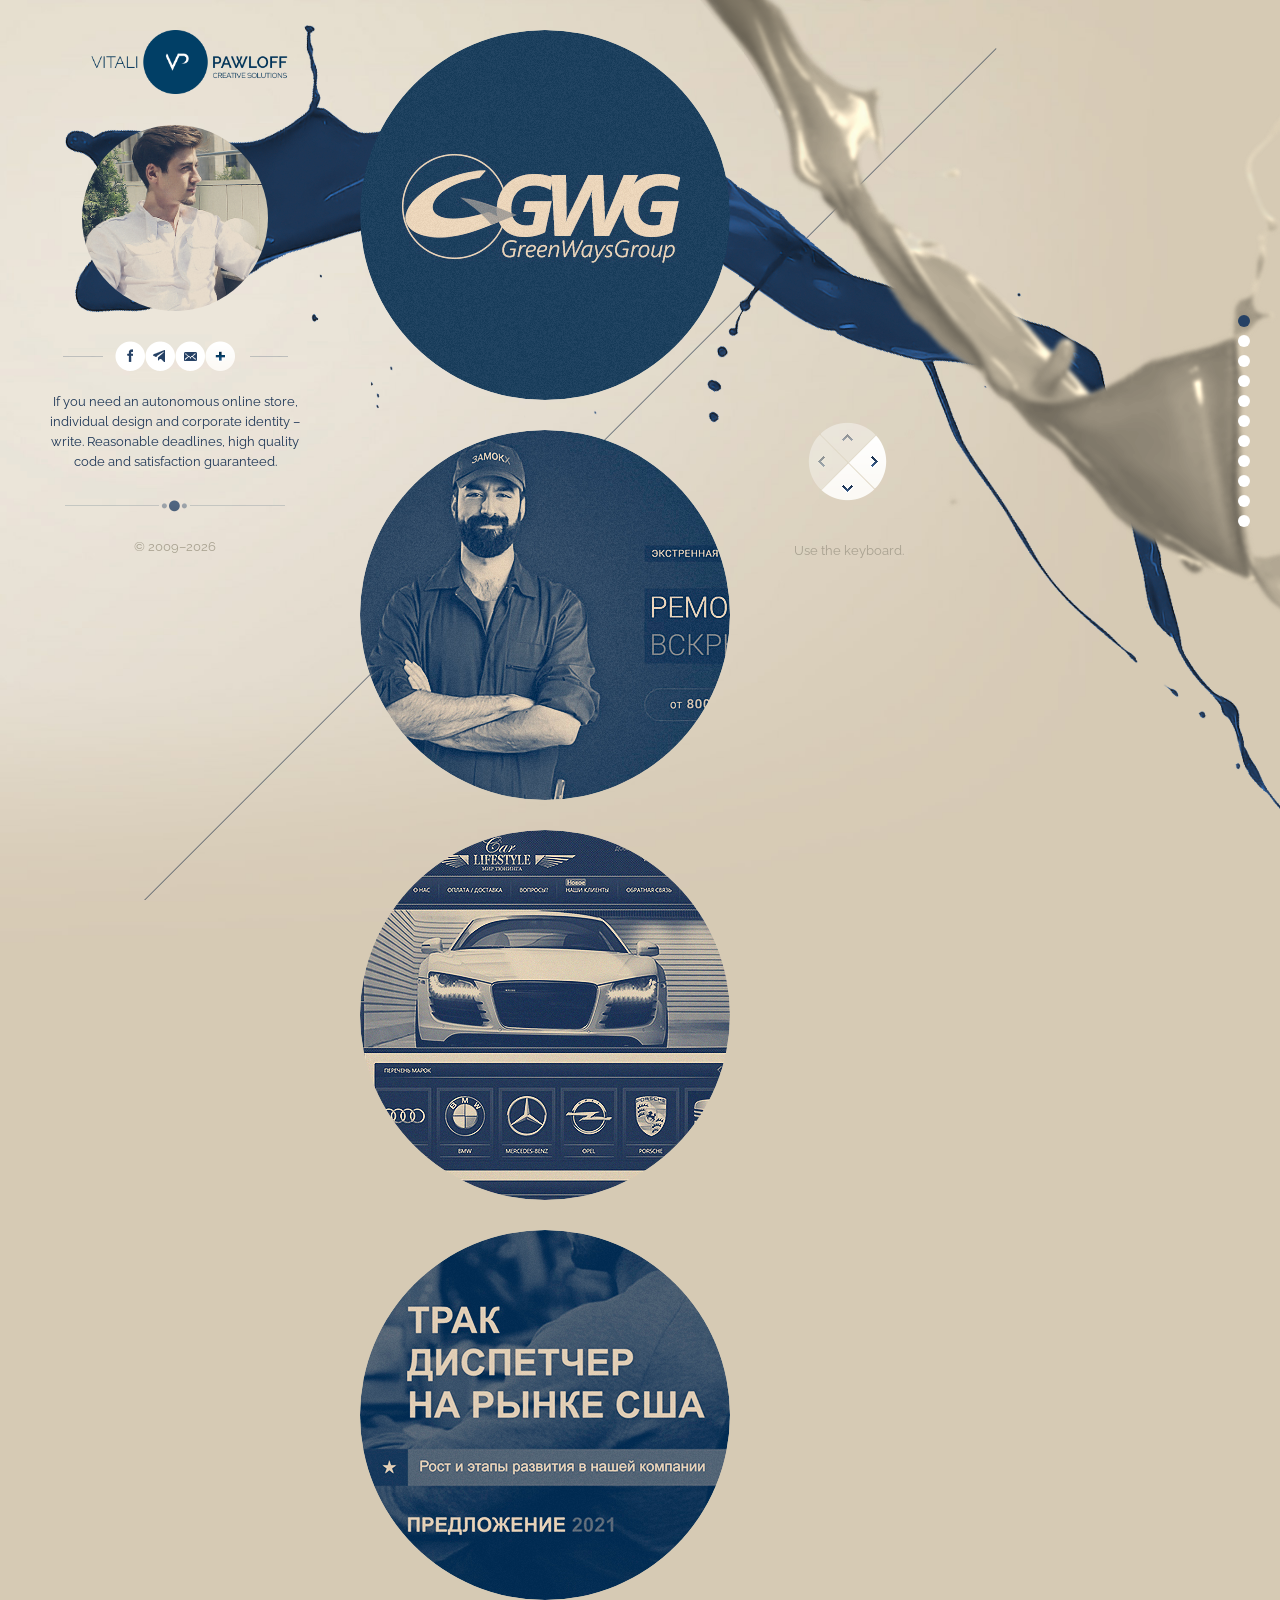
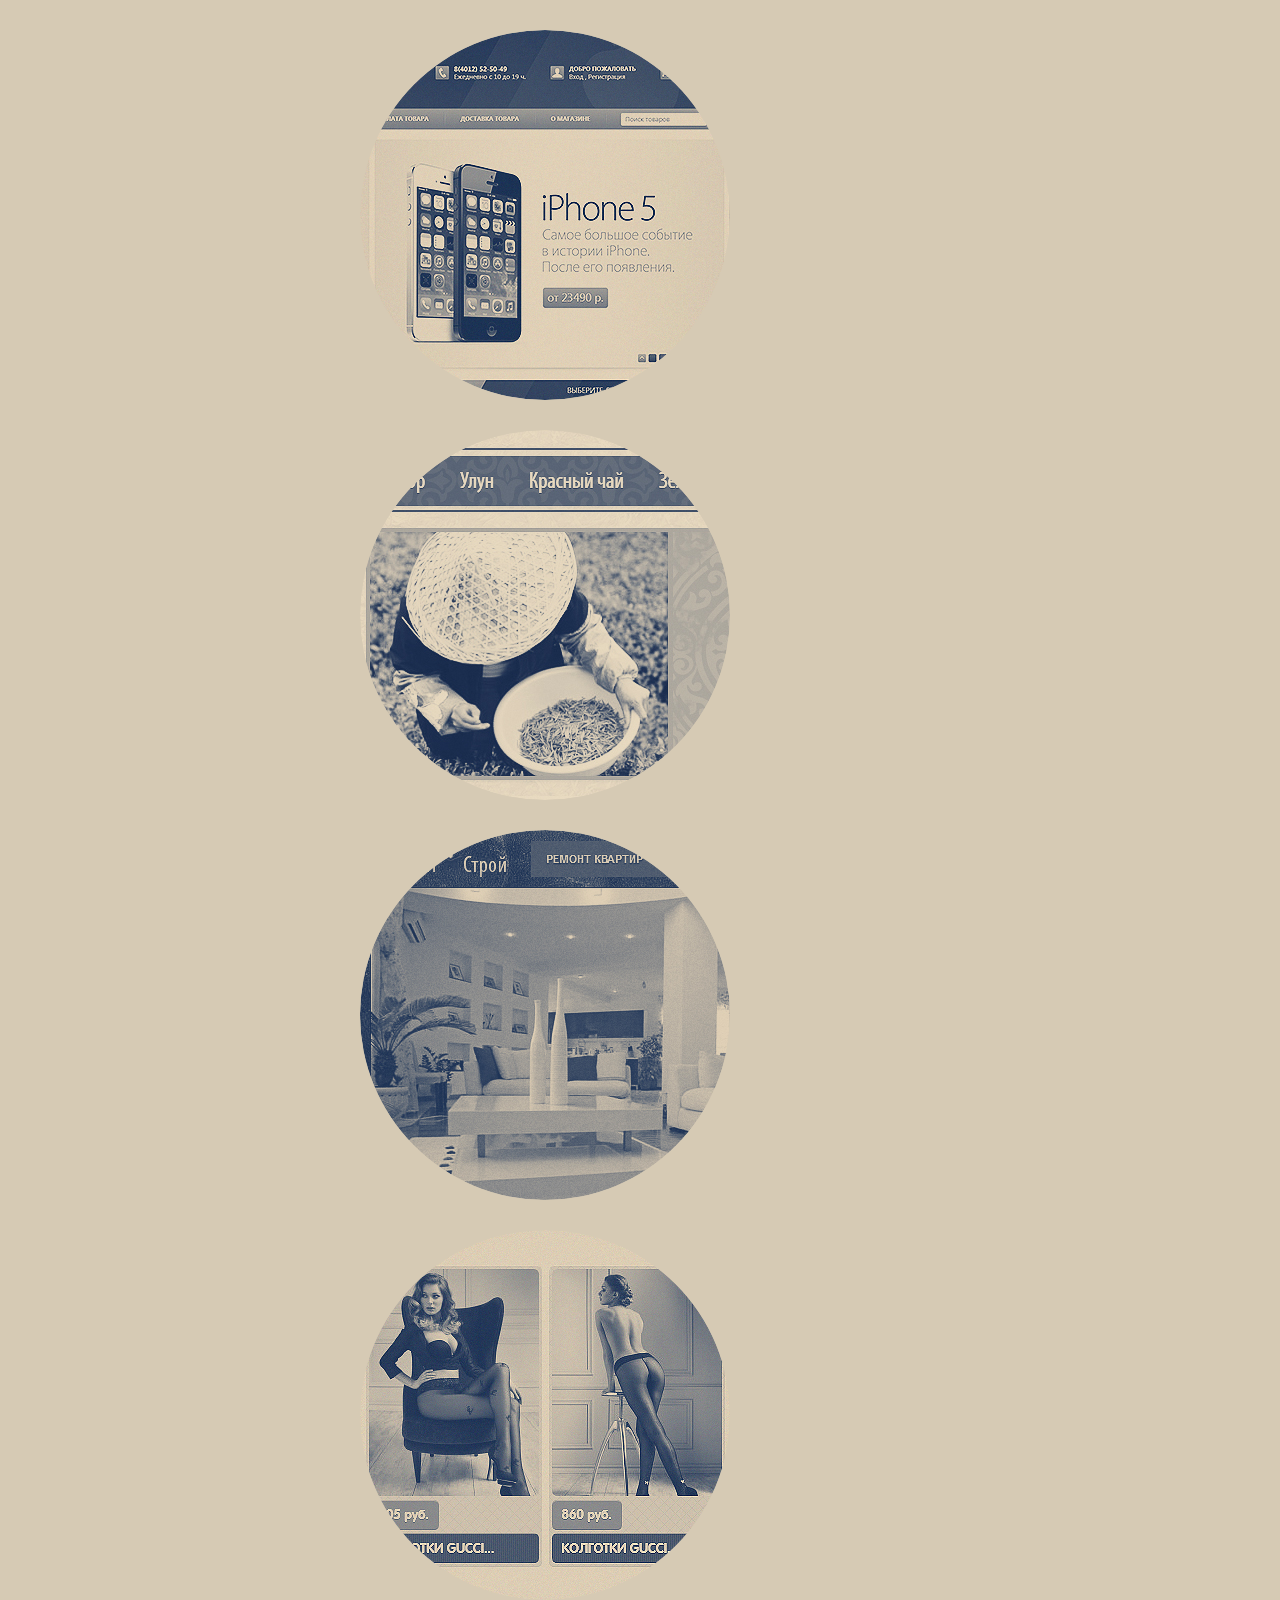
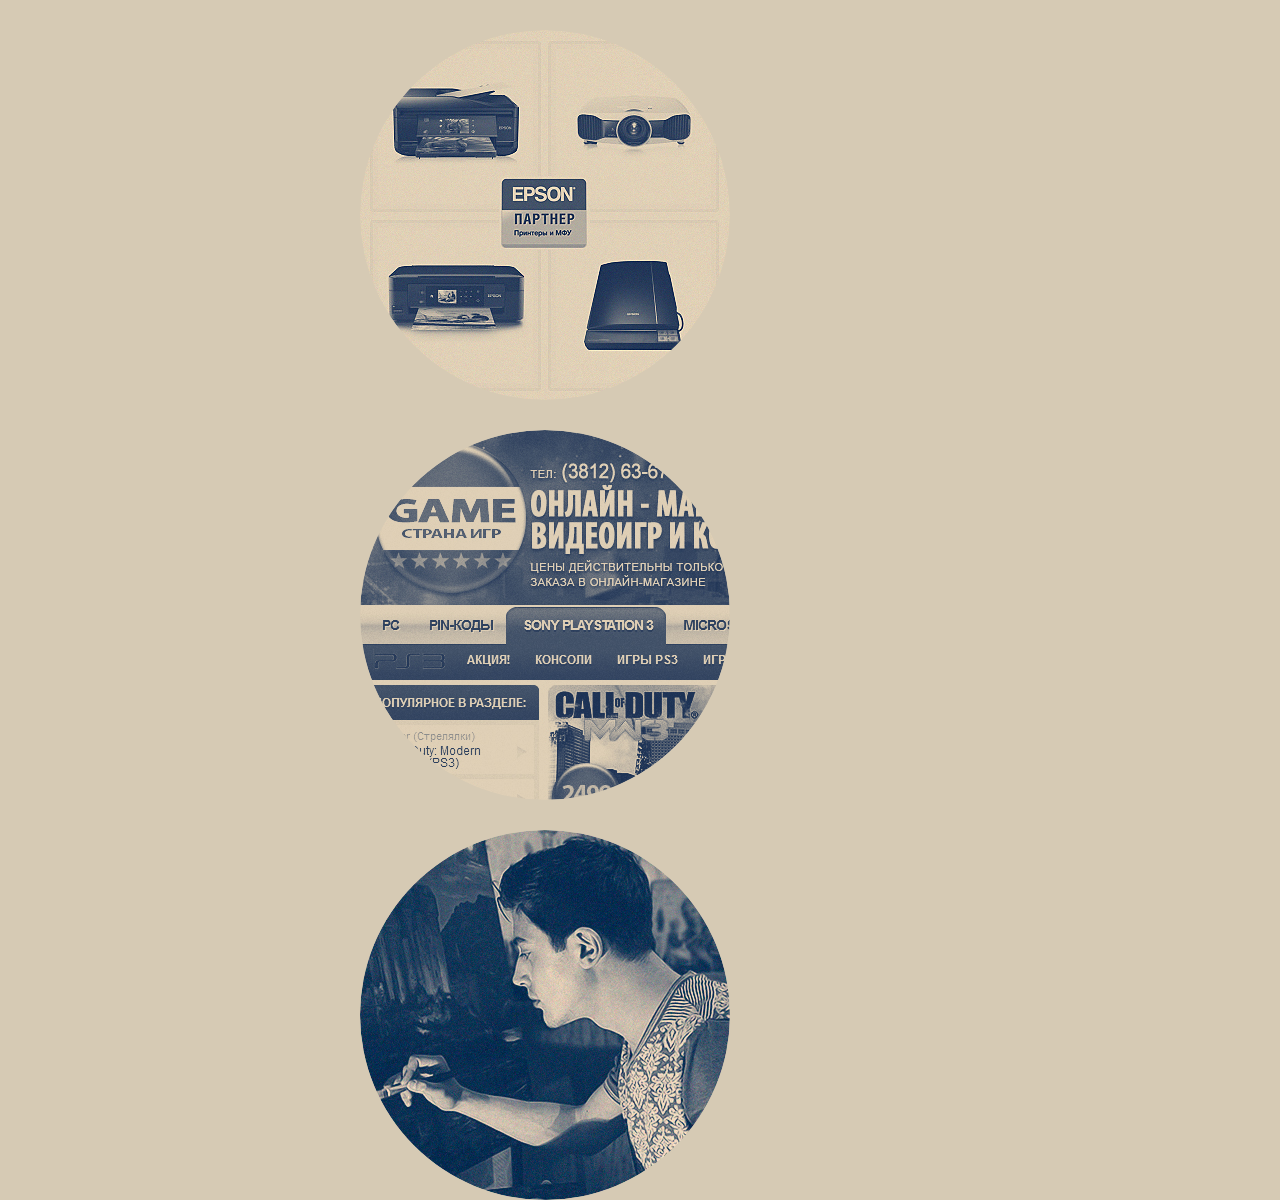
<file: index.html>
<!DOCTYPE html><html lang="en" dir="ltr"><head><meta charset="UTF-8"><meta property="og:image" content="img/logo_social.png"><title>Creation of autonomous online stores. Design and front-end development.</title><meta name="description" content="If you need an online store, individual design and corporate identity, pure HTML and CSS, write to me. Reasonable time, high quality code and satisfaction guaranteed."><meta name="author" content="Vitali Pavloff"><meta name="viewport" content="width=device-width,initial-scale=1"><meta name="robots" content="all"><meta name="HandheldFriendly" content="True"><link rel="stylesheet" href="css/style.css"><link rel="shortcut icon" href="img/favicon.png"></head><body><div id="loading"><div class="parts top"></div><div class="parts bottom"></div><div class="cont"><img alt="" src="css/assets/loading-principal.png" width="60" height="60"><p class="cant">0</p></div></div><div class="contenedor home"><div class="contentBg"><header class="principal"><div class="mainlogo"><img alt="Logo" src="img/logo.png" width="225" height="64"></div><div class="imgProfile"><div class="vitali"><img alt="Personal photo." src="img/photo.jpg" width="186" height="186"></div><img alt="Slide works." src="img/over.gif" width="186" height="186"><div class="overlay"></div></div><nav class="social mx"><a href="https://www.facebook.com/profile.php?id=100064007048360" class="pastille facebook" target="_blank" rel="nofollow" title="Write to Facebook"><span class="icon">Facebook</span> <span class="icon roll"></span> </a><a href="https://t.me/TaliuPavloff" class="pastille telegram" rel="nofollow" title="Write to Telegram" target="_blank"><span class="icon">Telegram</span> <span class="icon roll"></span> </a><a href="mailto:01tehmail@gmail.com" class="pastille email" rel="nofollow" title="Send e-mail" target="_blank"><span class="icon">Email</span> <span class="icon roll"></span> </a><a href="about.html" class="pastille viewMore" data-id="bio" title="More about activities"><span class="icon">More</span><div class="icon roll"></div></a></nav></header><section class="right-section lista-portfolio"><div><a href="gwg.html" class="focused" data-title="GWG company logo"><img alt="GWG company logo" src="img/portfolio/main-covers/gwg.jpg" width="370" height="370"><div class="roll"><div class="content_roll"><img alt="Company logo." src="img/portfolio/clients-logo/gwg_on.png"><h3>Logotype <span>GreenWaysGroup</span></h3></div></div></a><a href="zamokx.html" data-title="Online store ZamokX"><img alt="Cover of the Online store ZamokX" src="img/portfolio/main-covers/zx.jpg" width="370" height="370"><div class="roll"><div class="content_roll"><img alt="The logo of the website." src="img/portfolio/clients-logo/zx_on.png"><h3>Website <span>ZamokX</span></h3></div></div></a><a href="carlifestyle.html" data-title="Online store CarLifstyle"><img alt="Cover of the Online store CarLifstyle" src="img/portfolio/main-covers/carlifestyle.jpg" width="370" height="370"><div class="roll"><div class="content_roll"><img alt="The logo of the store." src="img/portfolio/clients-logo/carlifestyle_on.png"><h3>Online store <span>CarLifstyle</span></h3></div></div></a><a href="offer42.html" data-title="Offer Trucking42"><img alt="Cover of the Offer Trucking42" src="img/portfolio/main-covers/offer42.jpg" width="370" height="370"><div class="roll"><div class="content_roll"><img alt="Company logo." src="img/portfolio/clients-logo/t42_on.png"><h3>Offer <span>Trucking42</span></h3></div></div></a><a href="ineedcom.html" data-title="Online store Ineedcom"><img alt="Cover of the Online store Ineedcom" src="img/portfolio/main-covers/ineedcom.jpg" width="370" height="370"><div class="roll"><div class="content_roll"><img alt="The logo of the store." src="img/portfolio/clients-logo/ineedcom_on.png"><h3>Online store <span>Ineedcom</span></h3></div></div></a><a href="maocha.html" data-title="Online store MaoCha"><img alt="Cover of the Online store MaoCha" src="img/portfolio/main-covers/maocha.jpg" width="370" height="370"><div class="roll"><div class="content_roll"><img alt="The logo of the store." src="img/portfolio/clients-logo/maocha_on.png"><h3>Online store <span>MaoCha</span></h3></div></div></a><a href="remontstroi.html" data-title="Site of Company Remont*Stroy"><img alt="Cover of the Site of Company Remont*Stroy" src="img/portfolio/main-covers/remontstroi.jpg" width="370" height="370"><div class="roll"><div class="content_roll"><img alt="The logo of the store." src="img/portfolio/clients-logo/remontstroi_on.png"><h3>Website <span>Remont*Stroy</span></h3></div></div></a><a href="kolgotkinshop.html" data-title="Online store KolgotkinShop"><img alt="Cover of the Online store KolgotkinShop" src="img/portfolio/main-covers/kolgotkinshop.jpg" width="370" height="370"><div class="roll"><div class="content_roll"><img alt="The logo of the store." src="img/portfolio/clients-logo/kolgotkinshop_on.png"><h3>Online store <span>KolgotkinShop</span></h3></div></div></a><a href="fotolavka.html" data-title="Online store FotoLavka"><img alt="Cover of the Online store FotoLavka" src="img/portfolio/main-covers/fotolavka.jpg" width="370" height="370"><div class="roll"><div class="content_roll"><img alt="The logo of the store." src="img/portfolio/clients-logo/fotolavka_on.png"><h3>Online store <span>FotoLavka</span></h3></div></div></a><a href="stranaigr.html" data-title="Online store StranaIgr"><img alt="Cover of the Online store StranaIgr" src="img/portfolio/main-covers/stranaigr.jpg" width="370" height="370"><div class="roll"><div class="content_roll"><img alt="The logo of the store." src="img/portfolio/clients-logo/stranaigr_on.png"><h3>Online store <span>Stranaigr</span></h3></div></div></a><a href="about.html" data-id="bio" data-title="About activities" style="margin-bottom: 25px;"><img alt="Personal photo" src="img/portfolio/main-covers/vitali.jpg" width="370" height="370"><div class="roll"><div class="content_roll"><img alt="The logo of the store." src="img/portfolio/clients-logo/vp_on.png"><h3>More <span>about activities</span></h3></div></div></a></div></section><div class="contentFooter"><div class="txt bio"><p>If you need an autonomous online store, individual design and corporate identity – write. Reasonable deadlines, high quality code and satisfaction guaranteed.</p></div><div class="social like_b"></div><footer class="principal"><p>© 2009–2026</p></footer></div></div><div class="splash1"></div><div class="splash2" data-type="background" data-speed="2.5" data-yposinitial="0"></div><div class="splash3" data-type="background" data-speed="1.5" data-yposinitial="1200"></div><div class="splash4" data-type="background" data-speed="1.3" data-yposinitial="2900"></div><div class="lines" data-type="background" data-speed="6" data-yposinitial="0"></div><div class="mobbullets"></div><div class="mobbullet"></div><div class="keyword"><span class="info">Use the keyboard.</span><p class="top inactive"><span></span></p><p class="right"><span></span></p><p class="bottom"><span></span></p><p class="left inactive"><span></span></p></div></div><script src="js/jquery.js"></script><script src="js/jquery.scrollTo.js"></script><script src="js/jquery.easing.js"></script><script src="js/jquery.mousewheel.js"></script><script src="js/app.js"></script></body></html>
</file>
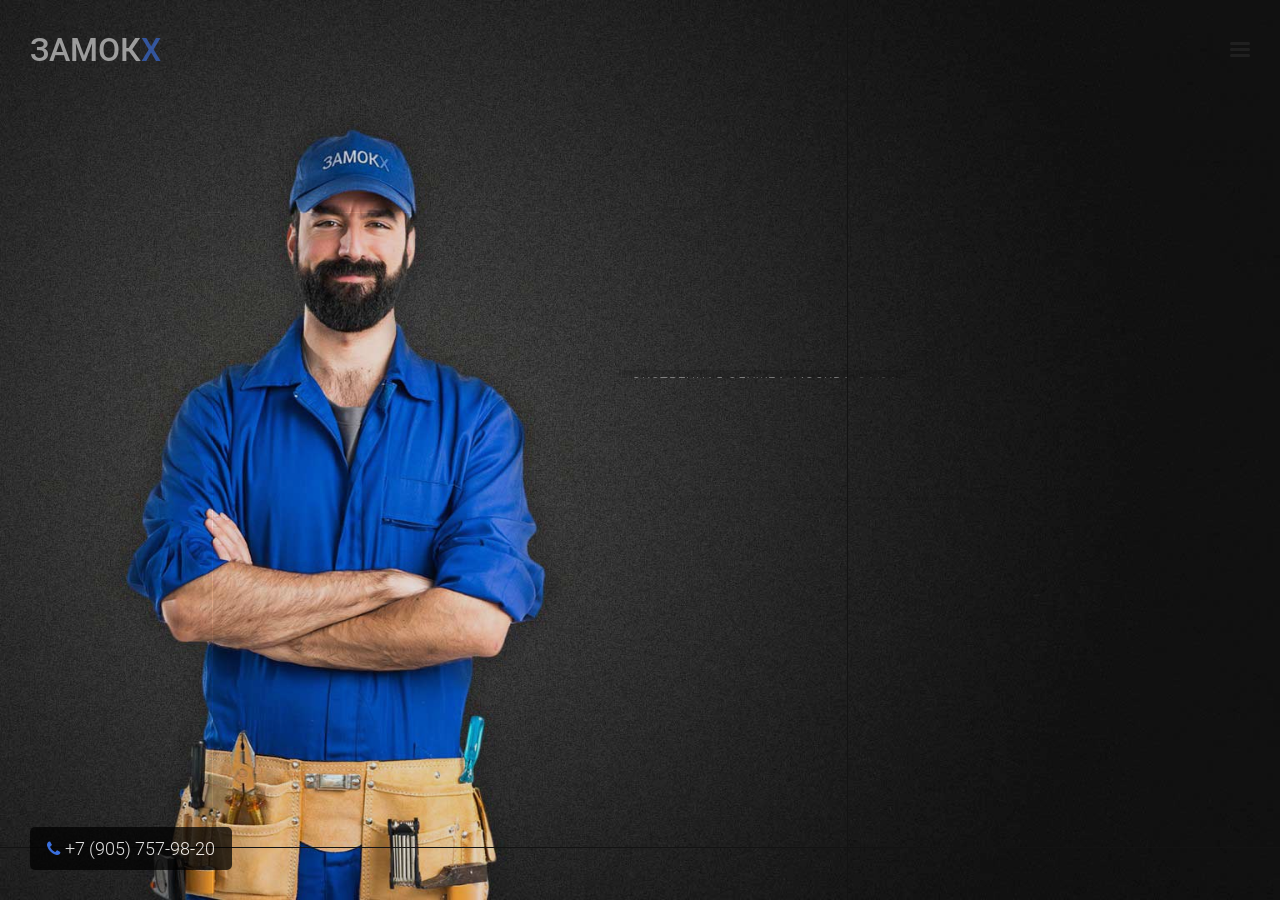
<file: zamokx/index.html>
<!DOCTYPE html>
<html dir="ltr" lang="ru">
<head>
<meta http-equiv="content-type" content="text/html; charset=utf-8" />
<meta name="viewport" content="width=device-width, initial-scale=1" />
<title>Вскрытие, ремонт, замена замков. Экстренная служба Москвы – Замок X</title>
<meta name="author" content="Vitali Pavloff">
</head>
<body class="stretched">
<div id="wrapper" class="clearfix">
  <section id="slider" class="revslider-wrap clearfix">
    <div id="rev_slider_48_1_wrapper" class="rev_slider_wrapper fullscreen-container" data-alias="vskrytie-zamena-zamkov" style="background-color: rgba(19,19,19, 1.00); padding:0px;">
      <div id="rev_slider_48_1" class="rev_slider fullscreenbanner" style="display:none;" data-version="5.0.7">
        <ul>
          <li data-index="rs-162" data-transition="slideoververtical" data-slotamount="7" data-easein="default" data-easeout="default" data-masterspeed="1500" data-rotate="0" data-fstransition="fade" data-fsmasterspeed="1500" data-fsslotamount="7" data-saveperformance="off" data-title="Intro" data-description="Вскрытие,  ремонт замков, замена, в Москве и области"> <img src="images/vskrytie-zamena-zamkov.jpg" alt="Вскрытие замков в Москве" data-bgposition="center center" data-bgfit="cover" data-bgrepeat="no-repeat" class="rev-slidebg" data-no-retina>
            <div class="tp-caption tp-shape tp-shapewrapper   tp-resizeme"
									id="slide-162-layer-8"
									data-x="['center','center','center','center']" data-hoffset="['0','0','0','0']"
									data-y="['middle','middle','middle','middle']" data-voffset="['0','0','0','0']"
									data-width="full"
									data-height="full"
									data-whitespace="nowrap"
									data-transform_idle="o:1;"
								    data-visibility="['off','off','off','on']"
									data-transform_in="z:0;rX:0deg;rY:0;rZ:0;sX:1.5;sY:1.5;skX:0;skY:0;opacity:0;s:1500;e:Power3.easeOut;"
									data-transform_out="auto:auto;s:1000;"
									data-mask_in="x:0px;y:0px;s:inherit;e:inherit;"
									data-start="1500"
									data-basealign="slide"
									data-responsive_offset="on"
                                    style="z-index: 5; background-color: rgba(0, 0, 0, 0.40);"></div>
            <h1 class="tp-caption Photography-Display tp-resizeme" id="slide-162-layer-3"
									data-x="['center','center','center','left']" data-hoffset="['181','160','85','30']"
									data-y="['middle','middle','middle','middle']" data-voffset="['26','25','19','21']"
									data-fontsize="['40','38','25','31']"
									data-lineheight="['30','28','16','22']"
									data-width="none"
									data-height="none"
									data-whitespace="nowrap"
									data-transform_idle="o:1;"
									data-transform_in="y:[100%];z:0;rX:0deg;rY:0;rZ:0;sX:1;sY:1;skX:0;skY:0;opacity:0;s:2000;e:Power4.easeInOut;"
									data-transform_out="y:[100%];s:1000;e:Power2.easeInOut;s:1000;e:Power2.easeInOut;"
									data-mask_in="x:0px;y:[100%];s:inherit;e:inherit;"
									data-mask_out="x:inherit;y:inherit;s:inherit;e:inherit;"
									data-start="1000"
									data-splitin="none"
									data-splitout="none"
                                    data-basealign="slide"
									data-responsive_offset="off"
									data-responsive="off"
                                    style="z-index: 7; white-space: nowrap; color: rgba(63,125,255, 1.00); background-color: rgba(19,19,19, 0.50); padding:11px 7px;">Вскрытие замков</h1>
            <p class="tp-caption Photography-Subline tp-resizeme" id="slide-162-layer-1"
									data-x="['center','center','center','left']" data-hoffset="['129','109','67','29']"
									data-y="['middle','middle','middle','middle']" data-voffset="['-100','-91','-78','-83']"
									data-fontsize="['13','12','9','11']"
									data-lineheight="['13','13','11','11']"
									data-width="none"
									data-height="none"
									data-whitespace="nowrap"
									data-transform_idle="o:1;"
									data-transform_in="y:[100%];z:0;rX:0deg;rY:0;rZ:0;sX:1;sY:1;skX:0;skY:0;opacity:0;s:2000;e:Power4.easeInOut;"
								    data-transform_out="y:[100%];s:1000;e:Power2.easeInOut;s:1000;e:Power2.easeInOut;"
									data-mask_in="x:0px;y:[100%];s:inherit;e:inherit;"
									data-mask_out="x:inherit;y:inherit;s:inherit;e:inherit;"
									data-start="500"
									data-splitin="none"
									data-splitout="none"
                                    data-basealign="slide"
									data-responsive_offset="off"
									data-responsive="off"
                                    style="z-index: 5; white-space: nowrap; background-color: rgba(19,19,19, 0.50); padding: 5px 10px;"><strong>Экстренная служба, Москва</strong>, 24/24</p>
            <h2 class="tp-caption Photography-Display tp-resizeme" id="slide-162-layer-2"
									data-x="['center','center','center','left']" data-hoffset="['162','142','73','30']"
									data-y="['middle','middle','middle','middle']" data-voffset="['-26','-25','-19','-22']"
									data-fontsize="['40','38','25','31']"
									data-lineheight="['30','28','16','20']"
									data-width="none"
									data-height="none"
									data-whitespace="nowrap"
									data-transform_idle="o:1;"
									data-transform_in="y:[100%];z:0;rX:0deg;rY:0;rZ:0;sX:1;sY:1;skX:0;skY:0;opacity:0;s:2000;e:Power4.easeInOut;"
									data-transform_out="y:[100%];s:1000;e:Power2.easeInOut;s:1000;e:Power2.easeInOut;"
									data-mask_in="x:0px;y:[100%];s:inherit;e:inherit;"
									data-mask_out="x:inherit;y:inherit;s:inherit;e:inherit;"
									data-start="750"
									data-splitin="none"
									data-splitout="none"
                                    data-basealign="slide"
									data-responsive_offset="off"
									data-responsive="off"
									style="z-index: 6; white-space: nowrap; background-color:rgba(19,19,19, 0.50); padding:11px 7px;">Ремонт<span style="color: rgba(119, 119, 119, 1);">,</span> замена<span style="color: rgba(119, 119, 119, 1);">,</span></h2>
            <div class="tp-caption rev-btn rev-maxround rev-bordered" id="slide-162-layer-4"
									data-x="['center','center','center','left']" data-hoffset="['58','47','33','30']"
									data-y="['middle','middle','middle','middle']" data-voffset="['110','102','90','95']"
									data-width="none"
									data-height="none"
                                    data-fontsize="['18','18','18','18']"
									data-whitespace="nowrap"
									data-transform_idle="o:1;"
									data-style_hover="c:rgba(255, 255, 255, 1.00);bc:rgba(255, 255, 255, 1.00);"
									data-transform_in="y:[100%];z:0;rX:0deg;rY:0;rZ:0;sX:1;sY:1;skX:0;skY:0;opacity:0;s:2000;e:Power4.easeInOut;"
									data-transform_out="y:[175%];s:1000;e:Power2.easeInOut;s:1000;e:Power2.easeInOut;"
									data-mask_out="x:inherit;y:inherit;"
									data-start="1250"
									data-splitin="none"
									data-splitout="none"
									data-actions='[{"event":"click","action":"jumptoslide","slide":"rs-163","delay":""}]'
									data-basealign="slide"
									data-responsive_offset="off"
									data-responsive="off"
                                    style="z-index: 8; color:rgba(253,154,146, 1);" title="Все цены"><span style="font-family:'Roboto-Light'; font-size:12px; color:rgba(255, 255, 255, 0.95);">от</span> 800 <i class="icon-rouble" style="font-size:16px; color:rgba(255, 255, 255, 0.7);"></i></div>
          </li>
          <li data-index="rs-163" data-transition="slideoververtical" data-slotamount="7" data-easein="default" data-easeout="default" data-masterspeed="1500" data-rotate="0" data-saveperformance="off" data-title="Цены" data-description="Вскрытие замков, ремонт, замена - Цены"> <img src="images/vskrytie-remont-zamkov-tseni.jpg" alt="Цены на вскрытие замков, ремонт, замена" data-bgposition="center center" data-bgfit="cover" data-bgrepeat="no-repeat" class="rev-slidebg" data-no-retina>
            <div class="tp-caption tp-shape tp-shapewrapper   tp-resizeme"
									id="slide-166-layer-8"
									data-x="['center','center','center','center']" data-hoffset="['0','0','0','0']"
									data-y="['middle','middle','middle','middle']" data-voffset="['0','0','0','0']"
									data-width="full"
									data-height="full"
									data-whitespace="nowrap"
									data-transform_idle="o:1;"
								    data-visibility="['off','off','off','on']"
									data-transform_in="z:0;rX:0deg;rY:0;rZ:0;sX:1.5;sY:1.5;skX:0;skY:0;opacity:0;s:1500;e:Power3.easeOut;"
									data-transform_out="auto:auto;s:1000;"
									data-mask_in="x:0px;y:0px;s:inherit;e:inherit;"
									data-start="1500"
									data-basealign="slide"
									data-responsive_offset="on"
									style="z-index: 5; background-color:rgba(0, 0, 0, 0.40);"></div>
            <h4 class="tp-caption Photography-Display tp-resizeme counter" id="slide-163-layer-3"
									data-x="['center','center','center','left']" data-hoffset="['150','131','75','30']"
									data-y="['middle','middle','middle','middle']" data-voffset="['-52','-50','-38','-42']"
									data-fontsize="['40','38','25','31']"
									data-lineheight="['30','28','16','20']"
									data-width="none"
									data-height="none"
									data-whitespace="nowrap"
									data-transform_idle="o:1;"
									data-transform_in="y:[100%];z:0;rX:0deg;rY:0;rZ:0;sX:1;sY:1;skX:0;skY:0;opacity:0;s:2000;e:Power4.easeInOut;"
									data-transform_out="y:[100%];s:1000;e:Power2.easeInOut;s:1000;e:Power2.easeInOut;"
								    data-mask_in="x:0px;y:[100%];s:inherit;e:inherit;"
									data-mask_out="x:inherit;y:inherit;s:inherit;e:inherit;"
									data-start="750"
									data-splitin="none"
									data-splitout="none"
                                    data-basealign="slide"
									data-responsive_offset="off"
									data-responsive="off"
									style="z-index: 7; white-space: nowrap; color: rgba(255 ,255, 255, 1.00); background-color:rgba(19,19,19, 0.50); padding:11px 8px;">Замена <i style="font-size:19px; color: rgba(255, 255, 255, 0.95) !important; line-height:0; font-style:normal;">― от</i> <span style="color: rgba(253,154,146, 1) !important;" data-from="999" data-to="800" data-refresh-interval="50" data-speed="3500">800</span> <i class="icon-rouble" style="font-size:18px; color: rgba(255, 255, 255, 0.70) !important; line-height:0;"></i></h4>
            <h4 class="tp-caption Photography-Display tp-resizeme counter" id="slide-163-layer-3"
									data-x="['center','center','center','left']" data-hoffset="['173','154','91','30']"
									data-y="['middle','middle','middle','middle']" data-voffset="['0','0','0','0']"
									data-fontsize="['40','38','25','31']"
									data-lineheight="['30','28','16','20']"
									data-width="none"
									data-height="none"
									data-whitespace="nowrap"
									data-transform_idle="o:1;"
									data-transform_in="y:[100%];z:0;rX:0deg;rY:0;rZ:0;sX:1;sY:1;skX:0;skY:0;opacity:0;s:2000;e:Power4.easeInOut;"
									data-transform_out="y:[100%];s:1000;e:Power2.easeInOut;s:1000;e:Power2.easeInOut;"
								    data-mask_in="x:0px;y:[100%];s:inherit;e:inherit;"
									data-mask_out="x:inherit;y:inherit;s:inherit;e:inherit;"
									data-start="1000"
									data-splitin="none"
									data-splitout="none"
                                    data-basealign="slide"
									data-responsive_offset="off"
									data-responsive="off"
									style="z-index: 7; white-space: nowrap; color: rgba(255 ,255, 255, 1.00); background-color:rgba(19,19,19, 0.50); padding:11px 8px;">Вскрытие <i style="font-size:19px; color: rgba(255, 255, 255, 0.95) !important; line-height:0; font-style:normal;">― от</i> <span style="color: rgba(253,154,146, 1) !important;" data-from="999" data-to="900" data-refresh-interval="50" data-speed="3500">900</span> <i class="icon-rouble" style="font-size:18px; color: rgba(255, 255, 255, 0.70) !important; line-height:0;"></i></h4>
            <h4 class="tp-caption Photography-Display tp-resizeme counter" id="slide-163-layer-3"
									data-x="['center','center','center','left']" data-hoffset="['160','142','82','30']"
									data-y="['middle','middle','middle','middle']" data-voffset="['52','50','38','42']"
									data-fontsize="['40','38','25','31']"
									data-lineheight="['30','28','16','20']"
									data-width="none"
									data-height="none"
									data-whitespace="nowrap"
									data-transform_idle="o:1;"
									data-transform_in="y:[100%];z:0;rX:0deg;rY:0;rZ:0;sX:1;sY:1;skX:0;skY:0;opacity:0;s:2000;e:Power4.easeInOut;"
									data-transform_out="y:[100%];s:1000;e:Power2.easeInOut;s:1000;e:Power2.easeInOut;"
								    data-mask_in="x:0px;y:[100%];s:inherit;e:inherit;"
									data-mask_out="x:inherit;y:inherit;s:inherit;e:inherit;"
									data-start="1250"
									data-splitin="none"
									data-splitout="none"
                                    data-basealign="slide"
									data-responsive_offset="off"
									data-responsive="off"
									style="z-index: 7; white-space: nowrap; color: rgba(255 ,255, 255, 1.00); background-color:rgba(19,19,19, 0.50); padding:11px 8px;">Ремонт <i style="font-size:19px; color: rgba(255, 255, 255, 0.95) !important; line-height:0; font-style:normal;">― от</i> <span style="color: rgba(253,154,146, 1) !important;" data-from="1999" data-to="1000" data-refresh-interval="50" data-speed="3500">1000</span> <i class="icon-rouble" style="font-size:18px; color: rgba(255, 255, 255, 0.70) !important; line-height:0;"></i></h4>
            <p class="tp-caption Photography-Subline tp-resizeme" id="slide-163-layer-1"
									data-x="['center','center','center','left']" data-hoffset="['104','85','49','29']"
									data-y="['middle','middle','middle','middle']" data-voffset="['-126','-116','-97','-103']"
									data-fontsize="['13','12','9','11']"
									data-lineheight="['13','13','11','11']"
									data-width="none"
									data-height="none"
									data-whitespace="nowrap"
									data-transform_idle="o:1;"
									data-transform_in="y:[100%];z:0;rX:0deg;rY:0;rZ:0;sX:1;sY:1;skX:0;skY:0;opacity:0;s:2000;e:Power4.easeInOut;"
									data-transform_out="y:[100%];s:1000;e:Power2.easeInOut;s:1000;e:Power2.easeInOut;"
									data-mask_in="x:0px;y:[100%];s:inherit;e:inherit;"
									data-mask_out="x:inherit;y:inherit;s:inherit;e:inherit;"
									data-start="500"
									data-splitin="none"
									data-splitout="none"
                                    data-basealign="slide"
									data-responsive_offset="off"
									data-responsive="off"
									style="z-index: 5; white-space: nowrap; background-color: rgba(19,19,19, 0.50); padding:5px 10px;">Выезд мастера <strong>бесплатный</strong></p>
            <div class="tp-caption rev-btn rev-maxround rev-bordered" id="slide-163-layer-4"
									data-x="['center','center','center','left']" data-hoffset="['73','58','44','30']"
									data-y="['middle','middle','middle','middle']" data-voffset="['135','127','107','113']"
									data-width="none"
									data-height="none"
                                    data-fontsize="['13','12','12','12']"
									data-whitespace="nowrap"
									data-transform_idle="o:1;"
									data-transform_hover="o:1;rX:0;rY:0;rZ:0;z:0;s:300;e:Power3.easeOut;"
									data-style_hover="c:rgba(255, 255, 255, 1.00);bc:rgba(255, 255, 255, 1.00);"
									data-transform_in="y:[100%];z:0;rX:0deg;rY:0;rZ:0;sX:1;sY:1;skX:0;skY:0;opacity:0;s:2000;e:Power4.easeInOut;"
									data-transform_out="y:[175%];s:1000;e:Power2.easeInOut;s:1000;e:Power2.easeInOut;"
									data-mask_out="x:inherit;y:inherit;"
									data-start="1500"
									data-splitin="none"
									data-splitout="none"
									data-actions='[{"event":"click","action":"jumptoslide","slide":"rs-164","delay":""}]'
									data-basealign="slide"
									data-responsive_offset="off"
									data-responsive="off"
                                    style="z-index: 8;">Наши работы</div>
          </li>
          <li data-index="rs-164" data-transition="slideoververtical" data-slotamount="7" data-easein="default" data-easeout="default" data-masterspeed="1500" data-rotate="0" data-saveperformance="off" data-title="Вскрытие замков,  ремонт, замена" data-description="Выполненные работы"> <img src="images/vskrytie-remont-zamkov-raboti.jpg" alt="Выполненные работы - Вскрытие замков,  ремонт, замена"  data-bgposition="center center" data-bgfit="cover" data-bgrepeat="no-repeat" class="rev-slidebg" data-no-retina>
            <div class="tp-caption tp-shape tp-shapewrapper tp-resizeme" id="slide-166-layer-8"
									data-x="['center','center','center','center']" data-hoffset="['0','0','0','0']"
									data-y="['middle','middle','middle','middle']" data-voffset="['0','0','0','0']"
									data-width="full"
									data-height="full"
									data-whitespace="nowrap"
									data-transform_idle="o:1;"
								    data-visibility="['off','off','off','on']"
									data-transform_in="z:0;rX:0deg;rY:0;rZ:0;sX:1.5;sY:1.5;skX:0;skY:0;opacity:0;s:1500;e:Power3.easeOut;"
									data-transform_out="auto:auto;s:1000;"
									data-mask_in="x:0px;y:0px;s:inherit;e:inherit;"
									data-start="1500"
									data-basealign="slide"
									data-responsive_offset="on"
									style="z-index: 5; background-color: rgba(0, 0, 0, 0.40);"></div>
            <div class="tp-caption Photography-Subline tp-resizeme" id="slide-164-layer-4"
									data-x="['center','center','right','left']" data-hoffset="['156','134','115','29']"
									data-y="['middle','middle','middle','middle']" data-voffset="['-100','-91','-89','-83']"
									data-fontsize="['13','12','9','11']"
									data-lineheight="['13','13','11','11']"
									data-width="none"
									data-height="none"
									data-whitespace="nowrap"
									data-transform_idle="o:1;"
									data-transform_in="y:[100%];z:0;rX:0deg;rY:0;rZ:0;sX:1;sY:1;skX:0;skY:0;opacity:0;s:2000;e:Power4.easeInOut;"
									data-transform_out="y:[100%];s:1000;e:Power2.easeInOut;s:1000;e:Power2.easeInOut;"
									data-mask_in="x:0px;y:[100%];s:inherit;e:inherit;"
									data-mask_out="x:inherit;y:inherit;s:inherit;e:inherit;"
									data-start="500"
									data-splitin="none"
									data-splitout="none"
								    data-basealign="slide"
									data-responsive_offset="off"
									data-responsive="off"
									style="z-index: 5; white-space: nowrap; background-color:rgba(19,19,19, 0.50); padding:5px 10px;"><span style="color: #fff;">Наши работы</span> - вскрытие, ремонт, замена</div>
            <div class="tp-caption Photography-ImageHover tp-resizeme" id="slide-164-layer-8"
                                    data-x="['center','center','right','left']" data-hoffset="['70','33','250','30']"
									data-y="['middle','middle','middle','middle']" data-voffset="['8','-6','-6','0']"
									data-width="none"
									data-height="none"
									data-whitespace="nowrap"
									data-transform_idle="o:1;"
									data-transform_hover="o:0.5;sX:0.8;sY:0.8;rX:0;rY:0;rZ:0;z:0;s:1000;e:Power3.easeInOut;"
									data-style_hover="c:rgba(255, 255, 255, 1.00);cursor:pointer;"
									data-transform_in="y:[100%];z:0;rX:0deg;rY:0;rZ:0;sX:1;sY:1;skX:0;skY:0;s:1500;e:Power4.easeInOut;"
									data-transform_out="y:[100%];s:1000;e:Power2.easeInOut;s:1000;e:Power2.easeInOut;"
									data-mask_in="x:0px;y:0px;"
									data-mask_out="x:inherit;y:inherit;"
									data-start="750"
									data-actions='[{"event":"click","action":"jumptoslide","slide":"rs-166","delay":""}]'
								    data-basealign="slide"
									data-responsive_offset="off"
									data-responsive="off"
									style="z-index: 7; line-height: 22px; background-color: rgba(19,19,19, 0.50); padding: 10px;"><img src="images/photography_thumb5.jpg" alt="Ремонт замка" title="Ремонт замка" width="300" height="200" data-ww="['150px','100px','100px','93px']" data-hh="['100px','67px','67px','62px']" data-no-retina></div>
            <div class="tp-caption Photography-ImageHover tp-resizeme" id="slide-164-layer-7"
									data-x="['center','center','right','left']" data-hoffset="['232','143','140','133']"
									data-y="['middle','middle','middle','middle']" data-voffset="['8','-6','-6','0']"
									data-width="none"
									data-height="none"
									data-whitespace="nowrap"
									data-transform_idle="o:1;"
									data-transform_hover="o:0.5;sX:0.8;sY:0.8;rX:0;rY:0;rZ:0;z:0;s:1000;e:Power3.easeInOut;"
									data-style_hover="c:rgba(255, 255, 255, 1.00);cursor:pointer;"
									data-transform_in="y:[100%];z:0;rX:0deg;rY:0;rZ:0;sX:1;sY:1;skX:0;skY:0;s:1500;e:Power4.easeInOut;"
									data-transform_out="y:[100%];s:1000;e:Power2.easeInOut;s:1000;e:Power2.easeInOut;"
									data-mask_in="x:0px;y:0px;"
									data-mask_out="x:inherit;y:inherit;"
									data-start="850"
									data-actions='[{"event":"click","action":"jumptoslide","slide":"rs-165","delay":""}]'
                                    data-basealign="slide"
									data-responsive_offset="off"
									data-responsive="off"
									style="z-index: 6; line-height: 22px; background-color:rgba(19,19,19, 0.50); padding:10px;"><img src="images/photography_thumb1.jpg" alt="Вскрытие замка" title="Вскрытие замка" width="300" height="200" data-ww="['150px','100px','100px','93px']" data-hh="['100px','67px','67px','62px']" data-no-retina></div>
            <div class="tp-caption Photography-ImageHover tp-resizeme" id="slide-164-layer-9"
									data-x="['center','center','right','left']" data-hoffset="['392','253','30','236']"
									data-y="['middle','middle','middle','middle']" data-voffset="['8','-6','-6','0']"
									data-width="none"
									data-height="none"
									data-whitespace="nowrap"
									data-transform_idle="o:1;"
									data-transform_hover="o:0.5;sX:0.8;sY:0.8;rX:0;rY:0;rZ:0;z:0;s:1000;e:Power3.easeInOut;"
									data-style_hover="c:rgba(255, 255, 255, 1.00);cursor:pointer;"
									data-transform_in="y:[100%];z:0;rX:0deg;rY:0;rZ:0;sX:1;sY:1;skX:0;skY:0;s:1500;e:Power4.easeInOut;"
									data-transform_out="y:[100%];s:1000;e:Power2.easeInOut;s:1000;e:Power2.easeInOut;"
									data-mask_in="x:0px;y:0px;"
									data-mask_out="x:inherit;y:inherit;"
									data-start="950"
									data-actions='[{"event":"click","action":"jumptoslide","slide":"rs-167","delay":""}]'
							    	data-basealign="slide"
									data-responsive_offset="off"
									data-responsive="off"
									style="z-index: 8; line-height: 22px; background-color: rgba(19,19,19, 0.50); padding:10px;"><img src="images/photography_thumb3.jpg" alt="Замена замков" title="Замена замков" width="300" height="200" data-ww="['150px','100px','100px','93px']" data-hh="['100px','67px','67px','62px']" data-no-retina></div>
            <div class="tp-caption rev-btn rev-maxround rev-bordered" id="slide-163-layer-4"
									data-x="['center','center','right','left']" data-hoffset="['43','30','258','30']"
									data-y="['middle','middle','middle','middle']" data-voffset="['127','89','89','95']"
									data-width="none"
									data-height="none"
                                    data-fontsize="['13','12','12','12']"
									data-whitespace="nowrap"
									data-transform_idle="o:1;"
									data-transform_hover="o:1;rX:0;rY:0;rZ:0;z:0;s:300;e:Power3.easeOut;"
									data-style_hover="c:rgba(255, 255, 255, 1.00);bc:rgba(255, 255, 255, 1.00);"
									data-transform_in="y:[100%];z:0;rX:0deg;rY:0;rZ:0;sX:1;sY:1;skX:0;skY:0;opacity:0;s:2000;e:Power4.easeInOut;"
									data-transform_out="y:[175%];s:1000;e:Power2.easeInOut;s:1000;e:Power2.easeInOut;"
									data-mask_out="x:inherit;y:inherit;"
									data-start="1000"
									data-splitin="none"
									data-splitout="none"
									data-actions='[{"event":"click","action":"jumptoslide","slide":"rs-171","delay":""}]'
									data-basealign="slide"
									data-responsive_offset="off"
									data-responsive="off"
									style="z-index: 8;">О нас</div>
          </li>
          <li data-index="rs-166" data-transition="slideoverhorizontal" data-slotamount="7" data-easein="default" data-easeout="default" data-masterspeed="1500" data-rotate="0" data-saveperformance="off" data-title="Ремонт замка" data-description="Ремонт заклинившего замка. Разобрали, подправили детали и смазали. Замок стал как новый. Вызов был не срочный."> <img src="images/remont-zamka.jpg" alt="Ремонт замка - Московская область" data-bgposition="center center" data-bgfit="cover" data-bgrepeat="no-repeat" class="rev-slidebg" data-no-retina>
            <div class="tp-caption tp-shape tp-shapewrapper tp-resizeme"
									id="slide-169-layer-8"
									data-x="['left','left','left','left']" data-hoffset="['0','0','0','0']"
									data-y="['top','top','top','top']" data-voffset="['0','0','0','0']"
									data-width="['380','380','380','380']"
									data-height="full"
									data-whitespace="nowrap"
									data-transform_idle="o:1;"
									data-transform_in="z:0;rX:0deg;rY:0;rZ:0;sX:1.5;sY:1.5;skX:0;skY:0;opacity:0;s:1500;e:Power3.easeOut;"
									data-transform_out="auto:auto;s:1000;"
									data-mask_in="x:0px;y:0px;s:inherit;e:inherit;"
									data-start="1500"
									data-basealign="slide"
									data-responsive_offset="off"
									data-responsive="off"
                                    style="z-index: 5; background-color:rgba(0, 0, 0, 0.40); border-color:rgba(0, 0, 0, 1.00);"></div>
            <h4 class="tp-caption Photography-Display tp-resizeme" id="slide-165-layer-1"
									data-x="['left','left','left','left']" data-hoffset="['30','30','30','30']"
									data-y="['middle','middle','middle','middle']" data-voffset="['-130','-130','-130','-130']"
									data-fontsize="['32','32','32','32']"
									data-width="none"
									data-height="none"
									data-whitespace="nowrap"
									data-transform_idle="o:1;"
									data-transform_in="y:[100%];z:0;rX:0deg;rY:0;rZ:0;sX:1;sY:1;skX:0;skY:0;opacity:0;s:2000;e:Power4.easeInOut;"
									data-transform_out="y:[100%];s:1000;e:Power2.easeInOut;s:1000;e:Power2.easeInOut;"
									data-mask_in="x:0px;y:[100%];s:inherit;e:inherit;"
									data-mask_out="x:inherit;y:inherit;s:inherit;e:inherit;"
									data-start="500"
									data-splitin="none"
									data-splitout="none"
									data-basealign="slide"
									data-responsive_offset="off"
									data-responsive="off"
                                    style="z-index: 5; white-space: nowrap;">Ремонт замка</h4>
            <div class="tp-caption Photography-Subline tp-resizeme" id="slide-165-layer-4"
									data-x="['left','left','left','left']" data-hoffset="['30','30','30','30']"
									data-y="['middle','middle','middle','middle']" data-voffset="['-100','-100','-100','-100']"
									data-fontsize="['13','13','13','13']"
									data-width="none"
									data-height="none"
									data-whitespace="nowrap"
									data-transform_idle="o:1;"
									data-transform_in="y:[100%];z:0;rX:0deg;rY:0;rZ:0;sX:1;sY:1;skX:0;skY:0;opacity:0;s:2000;e:Power4.easeInOut;"
									data-transform_out="y:[100%];s:1000;e:Power2.easeInOut;s:1000;e:Power2.easeInOut;"
									data-mask_in="x:0px;y:[100%];s:inherit;e:inherit;"
									data-mask_out="x:inherit;y:inherit;s:inherit;e:inherit;"
									data-start="750"
									data-splitin="none"
									data-splitout="none"
									data-basealign="slide"
									data-responsive_offset="off"
									data-responsive="off"
                                    style="z-index: 6; white-space: nowrap; color:rgba(225, 225, 225, 0.85)">Клиент: <strong>Ольга, Московская область</strong></div>
            <p class="tp-caption Photography-Textblock tp-resizeme" id="slide-165-layer-7"
									data-x="['left','left','left','left']" data-hoffset="['30','30','30','30']"
									data-y="['center','center','center','center']" data-voffset="['0','0','0','0']"
									data-lineheight="['19','19','19','19']"
									data-width="['310','310','310','310']"
									data-height="none"
									data-whitespace="normal"
									data-transform_idle="o:1;"
                                    data-fontsize="['14','14','14','14']"
									data-transform_in="x:[-100%];z:0;rX:0deg;rY:0;rZ:0;sX:1;sY:1;skX:0;skY:0;s:1500;e:Power3.easeInOut;"
									data-transform_out="x:[-100%];s:1000;e:Power3.easeInOut;s:1000;e:Power3.easeInOut;"
									data-mask_in="x:0px;y:0px;s:inherit;e:inherit;"
									data-mask_out="x:inherit;y:inherit;s:inherit;e:inherit;"
									data-start="1000"
									data-splitin="none"
									data-splitout="none"
									data-basealign="slide"
									data-responsive_offset="off"
									data-responsive="off"
                                    style="z-index: 7; white-space: normal;">Ремонт заклинившего замка. Разобрали, подправили детали и смазали. Замок стал как новый. Вызов был не срочный.</p>
            <div class="tp-caption rev-btn rev-maxround rev-bordered" id="slide-165-layer-4"
									data-x="['left','left','left','left']" data-hoffset="['30','30','30','30']"
									data-y="['middle','middle','middle','middle']" data-voffset="['120','120','120','120']"
									data-width="none"
									data-height="none"
                                    data-fontsize="['13','12','12','12']"
									data-whitespace="nowrap"
									data-transform_idle="o:1;"
									data-transform_hover="o:1;rX:0;rY:0;rZ:0;z:0;s:300;e:Power3.easeOut;"
									data-style_hover="c:rgba(255, 255, 255, 1.00);bc:rgba(255, 255, 255, 1.00);"
									data-transform_in="y:[100%];z:0;rX:0deg;rY:0;rZ:0;sX:1;sY:1;skX:0;skY:0;opacity:0;s:2000;e:Power4.easeInOut;"
									data-transform_out="y:[175%];s:1000;e:Power2.easeInOut;s:1000;e:Power2.easeInOut;"
									data-mask_out="x:inherit;y:inherit;"
									data-start="1000"
									data-splitin="none"
									data-splitout="none"
									data-actions='[{"event":"click","action":"jumptoslide","slide":"rs-164","delay":""}]'
									data-basealign="slide"
									data-responsive_offset="off"
									data-responsive="off"
                                    style="z-index: 8;">Все работы </div>
          </li>
          <li data-index="rs-165" data-transition="slideoverhorizontal" data-slotamount="7" data-easein="default" data-easeout="default" data-masterspeed="1500" data-rotate="0" data-saveperformance="off" data-title="Вскрытие замка" data-description="В следствии потери ключа была произведена экстренное вскрытие замка, с последующей заменой личинки. Работа сделана быстро, без повреждений (металлической) двери. Клиент остался доволен."> <img src="images/vskritie_zamka.jpg" alt="Вскрытие замка - Москва"  data-bgposition="left center" data-bgfit="cover" data-bgrepeat="no-repeat" class="rev-slidebg" data-no-retina>
            <div class="tp-caption tp-shape tp-shapewrapper tp-resizeme" id="slide-169-layer-8"
									data-x="['left','left','left','left']" data-hoffset="['0','0','0','0']"
									data-y="['top','top','top','top']" data-voffset="['0','0','0','0']"
									data-width="['380','380','380','380']"
									data-height="full"
									data-whitespace="nowrap"
									data-transform_idle="o:1;"
									data-transform_in="z:0;rX:0deg;rY:0;rZ:0;sX:1.5;sY:1.5;skX:0;skY:0;opacity:0;s:1500;e:Power3.easeOut;"
									data-transform_out="auto:auto;s:1000;"
									data-mask_in="x:0px;y:0px;s:inherit;e:inherit;"
									data-start="1500"
									data-basealign="slide"
									data-responsive_offset="off"
									data-responsive="off"
									style="z-index: 5; background-color: rgba(0, 0, 0, 0.40); border-color: rgba(0, 0, 0, 1.00);"></div>
            <h4 class="tp-caption Photography-Display tp-resizeme"
									id="slide-165-layer-1"
									data-x="['left','left','left','left']" data-hoffset="['30','30','30','30']"
									data-y="['middle','middle','middle','middle']" data-voffset="['-130','-130','-130','-130']"
									data-fontsize="['32','32','32','32']"
									data-width="none"
									data-height="none"
									data-whitespace="nowrap"
									data-transform_idle="o:1;"
									data-transform_in="y:[100%];z:0;rX:0deg;rY:0;rZ:0;sX:1;sY:1;skX:0;skY:0;opacity:0;s:2000;e:Power4.easeInOut;"
									data-transform_out="y:[100%];s:1000;e:Power2.easeInOut;s:1000;e:Power2.easeInOut;"
									data-mask_in="x:0px;y:[100%];s:inherit;e:inherit;"
									data-mask_out="x:inherit;y:inherit;s:inherit;e:inherit;"
									data-start="500"
									data-splitin="none"
									data-splitout="none"
									data-basealign="slide"
									data-responsive_offset="off"
									data-responsive="off"
									style="z-index: 5; white-space: nowrap;">Вскрытие замка</h4>
            <div class="tp-caption Photography-Subline tp-resizeme" id="slide-165-layer-4"
									data-x="['left','left','left','left']" data-hoffset="['30','30','30','30']"
									data-y="['middle','middle','middle','middle']" data-voffset="['-100','-100','-100','-100']"
									data-fontsize="['13','13','13','13']"
									data-width="none"
									data-height="none"
									data-whitespace="nowrap"
									data-transform_idle="o:1;"
									data-transform_in="y:[100%];z:0;rX:0deg;rY:0;rZ:0;sX:1;sY:1;skX:0;skY:0;opacity:0;s:2000;e:Power4.easeInOut;"
									data-transform_out="y:[100%];s:1000;e:Power2.easeInOut;s:1000;e:Power2.easeInOut;"
									data-mask_in="x:0px;y:[100%];s:inherit;e:inherit;"
									data-mask_out="x:inherit;y:inherit;s:inherit;e:inherit;"
									data-start="750"
									data-splitin="none"
									data-splitout="none"
									data-basealign="slide"
									data-responsive_offset="off"
									data-responsive="off"
                                    style="z-index: 6; white-space: nowrap; color: rgba(225, 225, 225, 0.85);">Клиент: <strong>Дмитрий, Москва</strong></div>
            <div class="tp-caption Photography-Textblock tp-resizeme" id="slide-165-layer-7"
									data-x="['left','left','left','left']" data-hoffset="['30','30','30','30']"
									data-y="['center','center','center','center']" data-voffset="['0','0','0','0']"
									data-lineheight="['19','19','19','19']"
									data-width="['310','310','310','310']"
									data-height="none"
									data-whitespace="normal"
									data-transform_idle="o:1;"
                                    data-fontsize="['14','14','14','14']"
									data-transform_in="x:[-100%];z:0;rX:0deg;rY:0;rZ:0;sX:1;sY:1;skX:0;skY:0;s:1500;e:Power3.easeInOut;"
									data-transform_out="x:[-100%];s:1000;e:Power3.easeInOut;s:1000;e:Power3.easeInOut;"
									data-mask_in="x:0px;y:0px;s:inherit;e:inherit;"
									data-mask_out="x:inherit;y:inherit;s:inherit;e:inherit;"
									data-start="1000"
									data-splitin="none"
									data-splitout="none"
									data-basealign="slide"
									data-responsive_offset="off"
									data-responsive="off"
                                    style="z-index: 7; white-space: normal;">В следствии потери ключа была произведена экстренное вскрытие замка, с последующей заменой личинки. Работа сделана быстро, без повреждений (металлической) двери. Клиент остался доволен.</div>
            <div class="tp-caption rev-btn rev-maxround rev-bordered" id="slide-165-layer-4"
									data-x="['left','left','left','left']" data-hoffset="['30','30','30','30']"
									data-y="['middle','middle','middle','middle']" data-voffset="['120','120','120','120']"
									data-width="none"
									data-height="none"
                                    data-fontsize="['13','12','12','12']"
									data-whitespace="nowrap"
									data-transform_idle="o:1;"
									data-transform_hover="o:1;rX:0;rY:0;rZ:0;z:0;s:300;e:Power3.easeOut;"
									data-style_hover="c:rgba(255, 255, 255, 1.00);bc:rgba(255, 255, 255, 1.00);"
									data-transform_in="y:[100%];z:0;rX:0deg;rY:0;rZ:0;sX:1;sY:1;skX:0;skY:0;opacity:0;s:2000;e:Power4.easeInOut;"
									data-transform_out="y:[175%];s:1000;e:Power2.easeInOut;s:1000;e:Power2.easeInOut;"
									data-mask_out="x:inherit;y:inherit;"
									data-start="1000"
									data-splitin="none"
									data-splitout="none"
									data-actions='[{"event":"click","action":"jumptoslide","slide":"rs-164","delay":""}]'
									data-basealign="slide"
									data-responsive_offset="off"
									data-responsive="off"
									style="z-index: 8;">Все работы</div>
          </li>
          <li data-index="rs-167" data-transition="slideoverhorizontal" data-slotamount="7" data-easein="default" data-easeout="default" data-masterspeed="1500" data-rotate="0" data-saveperformance="off" data-title="Замена замков" data-description="Замена замков всех межкомнатных дверей. Специфика заказа заключалась в объеме проделанной работы - 9 дверей. Клиент получил существенную скидку. Все было выполнено в кратчайшие сроки."> <img src="images/zamena-zamkov.jpg" alt="Замена замков - Москва" data-bgposition="center center" data-bgfit="cover" data-bgrepeat="no-repeat" class="rev-slidebg" data-no-retina>
            <div class="tp-caption tp-shape tp-shapewrapper tp-resizeme" id="slide-169-layer-8"
									data-x="['left','left','left','left']" data-hoffset="['0','0','0','0']"
									data-y="['top','top','top','top']" data-voffset="['0','0','0','0']"
									data-width="['380','380','380','380']"
									data-height="full"
									data-whitespace="nowrap"
									data-transform_idle="o:1;"
									data-transform_in="z:0;rX:0deg;rY:0;rZ:0;sX:1.5;sY:1.5;skX:0;skY:0;opacity:0;s:1500;e:Power3.easeOut;"
									data-transform_out="auto:auto;s:1000;"
									data-mask_in="x:0px;y:0px;s:inherit;e:inherit;"
									data-start="1500"
									data-basealign="slide"
									data-responsive_offset="off"
									data-responsive="off"
									style="z-index: 5; background-color:rgba(0, 0, 0, 0.40); border-color:rgba(0, 0, 0, 1.00);"> </div>
            <div class="tp-caption Photography-Display tp-resizeme" id="slide-165-layer-1"
									data-x="['left','left','left','left']" data-hoffset="['30','30','30','30']"
									data-y="['middle','middle','middle','middle']" data-voffset="['-130','-130','-130','-130']"
									data-fontsize="['32','32','32','32']"
									data-width="none"
									data-height="none"
									data-whitespace="nowrap"
									data-transform_idle="o:1;"
									data-transform_in="y:[100%];z:0;rX:0deg;rY:0;rZ:0;sX:1;sY:1;skX:0;skY:0;opacity:0;s:2000;e:Power4.easeInOut;"
									data-transform_out="y:[100%];s:1000;e:Power2.easeInOut;s:1000;e:Power2.easeInOut;"
									data-mask_in="x:0px;y:[100%];s:inherit;e:inherit;"
									data-mask_out="x:inherit;y:inherit;s:inherit;e:inherit;"
									data-start="500"
									data-splitin="none"
									data-splitout="none"
									data-basealign="slide"
									data-responsive_offset="off"
									data-responsive="off"
									style="z-index: 5; white-space: nowrap;">Замена замков</div>
            <div class="tp-caption Photography-Subline tp-resizeme" id="slide-165-layer-4"
									data-x="['left','left','left','left']" data-hoffset="['30','30','30','30']"
									data-y="['middle','middle','middle','middle']" data-voffset="['-100','-100','-100','-100']"
									data-fontsize="['13','13','13','13']"
									data-width="none"
									data-height="none"
									data-whitespace="nowrap"
									data-transform_idle="o:1;"
									data-transform_in="y:[100%];z:0;rX:0deg;rY:0;rZ:0;sX:1;sY:1;skX:0;skY:0;opacity:0;s:2000;e:Power4.easeInOut;"
									data-transform_out="y:[100%];s:1000;e:Power2.easeInOut;s:1000;e:Power2.easeInOut;"
									data-mask_in="x:0px;y:[100%];s:inherit;e:inherit;"
									data-mask_out="x:inherit;y:inherit;s:inherit;e:inherit;"
									data-start="750"
									data-splitin="none"
									data-splitout="none"
									data-basealign="slide"
									data-responsive_offset="off"
									data-responsive="off"
									style="z-index: 6; white-space: nowrap; color: rgba(225, 225, 225, 0.85);">Клиент: <strong>Юрий, офис, Москва</strong></div>
            <div class="tp-caption Photography-Textblock tp-resizeme" id="slide-165-layer-7"
									data-x="['left','left','left','left']" data-hoffset="['30','30','30','30']"
									data-y="['center','center','center','center']" data-voffset="['0','0','0','0']"
									data-lineheight="['19','19','19','19']"
									data-width="['310','310','310','310']"
									data-height="none"
									data-whitespace="normal"
									data-transform_idle="o:1;"
                                    data-fontsize="['14','14','14','14']"
									data-transform_in="x:[-100%];z:0;rX:0deg;rY:0;rZ:0;sX:1;sY:1;skX:0;skY:0;s:1500;e:Power3.easeInOut;"
									data-transform_out="x:[-100%];s:1000;e:Power3.easeInOut;s:1000;e:Power3.easeInOut;"
									data-mask_in="x:0px;y:0px;s:inherit;e:inherit;"
									data-mask_out="x:inherit;y:inherit;s:inherit;e:inherit;"
									data-start="1000"
									data-splitin="none"
									data-splitout="none"
									data-basealign="slide"
									data-responsive_offset="off"
									data-responsive="off"
									style="z-index: 7; white-space: normal;">Замена замков всех межкомнатных дверей. Специфика заказа заключалась в объеме проделанной работы - 9 дверей. Клиент получил существенную скидку. Все было выполнено в кратчайшие сроки.</div>
            <div class="tp-caption rev-btn rev-maxround rev-bordered" id="slide-165-layer-4"
									data-x="['left','left','left','left']" data-hoffset="['30','30','30','30']"
									data-y="['middle','middle','middle','middle']" data-voffset="['120','120','120','120']"
									data-width="none"
									data-height="none"
                                    data-fontsize="['13','12','12','12']"
									data-whitespace="nowrap"
									data-transform_idle="o:1;"
									data-transform_hover="o:1;rX:0;rY:0;rZ:0;z:0;s:300;e:Power3.easeOut;"
									data-style_hover="c:rgba(255, 255, 255, 1.00);bc:rgba(255, 255, 255, 1.00);"
									data-transform_in="y:[100%];z:0;rX:0deg;rY:0;rZ:0;sX:1;sY:1;skX:0;skY:0;opacity:0;s:2000;e:Power4.easeInOut;"
									data-transform_out="y:[175%];s:1000;e:Power2.easeInOut;s:1000;e:Power2.easeInOut;"
									data-mask_out="x:inherit;y:inherit;"
									data-start="1000"
									data-splitin="none"
									data-splitout="none"
									data-actions='[{"event":"click","action":"jumptoslide","slide":"rs-164","delay":""}]'
									data-basealign="slide"
									data-responsive_offset="off"
									data-responsive="off"
                                    style="z-index: 8;">Все работы </div>
          </li>
          <li data-index="rs-171" data-transition="slideoververtical" data-slotamount="7" data-easein="default" data-easeout="default" data-masterspeed="1500" data-rotate="0" data-saveperformance="off" data-title="Экстренная служба" data-description="Экстренная служба Москвы"> <img src="images/zamok-x-o-nas.jpg" alt="Экстренная служба Москвы - Замок X" data-bgposition="left center" data-bgfit="cover" data-bgrepeat="no-repeat" class="rev-slidebg" data-no-retina>
            <div class="tp-caption tp-shape tp-shapewrapper tp-resizeme" id="slide-169-layer-8"
									data-x="['left','left','left','left']" data-hoffset="['0','0','0','0']"
									data-y="['top','top','top','top']" data-voffset="['0','0','0','0']"
									data-width="['380','380','380','380']"
									data-height="full"
									data-whitespace="nowrap"
									data-transform_idle="o:1;"
									data-transform_in="z:0;rX:0deg;rY:0;rZ:0;sX:1.5;sY:1.5;skX:0;skY:0;opacity:0;s:1500;e:Power3.easeOut;"
									data-transform_out="auto:auto;s:1000;"
									data-mask_in="x:0px;y:0px;s:inherit;e:inherit;"
									data-start="1500"
									data-basealign="slide"
									data-responsive_offset="off"
									data-responsive="off"
									style="z-index: 5; background-color: rgba(0, 0, 0, 0.40); border-color: rgba(0, 0, 0, 1.00);"> </div>
            <div class="tp-caption Photography-Display tp-resizeme" id="slide-165-layer-1"
									data-x="['left','left','left','left']" data-hoffset="['30','30','30','30']"
									data-y="['middle','middle','middle','middle']" data-voffset="['-129','-129','-129','-129']"
									data-fontsize="['29','29','29','29']"
									data-width="none"
									data-height="none"
									data-whitespace="nowrap"
									data-transform_idle="o:1;"
									data-transform_in="y:[100%];z:0;rX:0deg;rY:0;rZ:0;sX:1;sY:1;skX:0;skY:0;opacity:0;s:2000;e:Power4.easeInOut;"
									data-transform_out="y:[100%];s:1000;e:Power2.easeInOut;s:1000;e:Power2.easeInOut;"
									data-mask_in="x:0px;y:[100%];s:inherit;e:inherit;"
									data-mask_out="x:inherit;y:inherit;s:inherit;e:inherit;"
									data-start="500"
									data-splitin="none"
									data-splitout="none"
									data-basealign="slide"
									data-responsive_offset="off"
									data-responsive="off"
									style="z-index: 5; white-space: nowrap;">Экстренная служба</div>
            <div class="tp-caption Photography-Subline tp-resizeme" id="slide-165-layer-4"
									data-x="['left','left','left','left']" data-hoffset="['30','30','30','30']"
									data-y="['middle','middle','middle','middle']" data-voffset="['-101','-101','-101','-101']"
									data-fontsize="['13','13','13','13']"
									data-width="none"
									data-height="none"
									data-whitespace="nowrap"
									data-transform_idle="o:1;"
									data-transform_in="y:[100%];z:0;rX:0deg;rY:0;rZ:0;sX:1;sY:1;skX:0;skY:0;opacity:0;s:2000;e:Power4.easeInOut;"
									data-transform_out="y:[100%];s:1000;e:Power2.easeInOut;s:1000;e:Power2.easeInOut;"
									data-mask_in="x:0px;y:[100%];s:inherit;e:inherit;"
									data-mask_out="x:inherit;y:inherit;s:inherit;e:inherit;"
									data-start="750"
									data-splitin="none"
									data-splitout="none"
									data-basealign="slide"
									data-responsive_offset="off"
									data-responsive="off"
									style="z-index: 6; white-space: nowrap; color:rgba(225, 225, 225, 0.85)">Оперативно, качественно, надежно</div>
            <p class="tp-caption Photography-Textblock tp-resizeme" id="slide-165-layer-7"
									data-x="['left','left','left','left']" data-hoffset="['30','30','30','30']"
									data-y="['center','center','center','center']" data-voffset="['0','0','0','0']"
									data-lineheight="['19','19','19','19']"
									data-width="['320','320','320','320']"
									data-height="none"
									data-whitespace="normal"
									data-transform_idle="o:1;"
                                    data-fontsize="['14','14','14','14']"
									data-transform_in="x:[-100%];z:0;rX:0deg;rY:0;rZ:0;sX:1;sY:1;skX:0;skY:0;s:1500;e:Power3.easeInOut;"
									data-transform_out="x:[-100%];s:1000;e:Power3.easeInOut;s:1000;e:Power3.easeInOut;"
									data-mask_in="x:0px;y:0px;s:inherit;e:inherit;"
									data-mask_out="x:inherit;y:inherit;s:inherit;e:inherit;"
									data-start="1000"
									data-splitin="none"
									data-splitout="none"
									data-basealign="slide"
									data-responsive_offset="off"
									data-responsive="off"
									style="z-index: 7; white-space: normal;">Вскрытие двери (замка) выполняются только в случае, если владелец / арендатор, доказывает свое право на квартиру / дом. Аварийное открытие замка делается без повреждения двери! Мы готовы вскрыть любую дверь, даже металлическую (железную), независимо от компании, которая произвела дверь/замок.</p>
            <b class="tp-caption Photography-Subline tp-resizeme" id="slide-165-layer-4"
									data-x="['left','left','left','left']" data-hoffset="['30','30','30','30']"
									data-y="['middle','middle','middle','middle']" data-voffset="['92','92','92','92']"
									data-fontsize="['12','12','12','12']"
									data-width="none"
									data-height="none"
									data-whitespace="nowrap"
									data-transform_idle="o:1;"
									data-transform_in="x:[-100%];z:0;rX:0deg;rY:0;rZ:0;sX:1;sY:1;skX:0;skY:0;s:1500;e:Power3.easeInOut;"
									data-transform_out="x:[-100%];s:1000;e:Power3.easeInOut;s:1000;e:Power3.easeInOut;"
									data-mask_in="x:0px;y:0px;s:inherit;e:inherit;"
									data-mask_out="x:inherit;y:inherit;s:inherit;e:inherit;"
									data-start="2250"
									data-splitin="none"
									data-splitout="none"
									data-basealign="slide"
									data-responsive_offset="off"
									data-responsive="off"
									style="z-index: 6; white-space: nowrap; color: rgba(225, 225, 225, 1);">Выдаем гарантию на замок и работы</b>
            <div class="tp-caption rev-btn rev-maxround rev-bordered" id="slide-165-layer-4"
									data-x="['left','left','left','left']" data-hoffset="['30','30','30','30']"
									data-y="['middle','middle','middle','middle']" data-voffset="['154','154','154','154']"
									data-width="none"
									data-height="none"
                                    data-fontsize="['13','12','12','12']"
									data-whitespace="nowrap"
									data-transform_idle="o:1;"
									data-transform_hover="o:1;rX:0;rY:0;rZ:0;z:0;s:300;e:Power3.easeOut;"
									data-style_hover="c:rgba(255, 255, 255, 1.00);bc:rgba(255, 255, 255, 1.00);"
									data-transform_in="y:[100%];z:0;rX:0deg;rY:0;rZ:0;sX:1;sY:1;skX:0;skY:0;opacity:0;s:2000;e:Power4.easeInOut;"
									data-transform_out="y:[175%];s:1000;e:Power2.easeInOut;s:1000;e:Power2.easeInOut;"
									data-mask_out="x:inherit;y:inherit;"
									data-start="1000"
									data-splitin="none"
									data-splitout="none"
									data-actions='[{"event":"click","action":"jumptoslide","slide":"rs-172","delay":""}]'
									data-basealign="slide"
									data-responsive_offset="off"
									data-responsive="off"
									style="z-index: 8;">Контакты </div>
          </li>
          <li data-index="rs-172" data-transition="slideoververtical" data-slotamount="7"  data-easein="default" data-easeout="default" data-masterspeed"1500"  data-rotate="0" data-fsmasterspeed="1500" data-fsslotamount="7" data-saveperformance="off"  data-title="Замок X - Контакты" data-description="Замок X - Контакты в Москве"> <img src="images/zamok-x-kontakty.jpg"  alt="Замок X - Наши контакты в Москве"  data-bgposition="left center" data-bgfit="cover" data-bgrepeat="no-repeat" class="rev-slidebg" data-no-retina>
            <div class="tp-caption tp-shape tp-shapewrapper tp-resizeme" id="slide-169-layer-8"
									data-x="['left','left','left','left']" data-hoffset="['0','0','0','0']"
									data-y="['top','top','top','top']" data-voffset="['0','0','0','0']"
									data-width="['380','380','380','380']"
									data-height="full"
									data-whitespace="nowrap"
									data-transform_idle="o:1;"
									data-transform_in="z:0;rX:0deg;rY:0;rZ:0;sX:1.5;sY:1.5;skX:0;skY:0;opacity:0;s:1500;e:Power3.easeOut;"
									data-transform_out="auto:auto;s:1000;"
									data-mask_in="x:0px;y:0px;s:inherit;e:inherit;"
									data-start="1500"
									data-basealign="slide"
									data-responsive_offset="off"
									data-responsive="off"
									style="z-index: 5; background-color:rgba(0, 0, 0, 0.40); border-color:rgba(0, 0, 0, 1.00);"> </div>
            <div class="tp-caption Photography-Display tp-resizeme" id="slide-165-layer-1"
									data-x="['left','left','left','left']" data-hoffset="['30','30','30','30']"
									data-y="['middle','middle','middle','middle']" data-voffset="['-129','-129','-129','-129']"
									data-fontsize="['32','32','32','32']"
									data-width="none"
									data-height="none"
									data-whitespace="nowrap"
									data-transform_idle="o:1;"
									data-transform_in="y:[100%];z:0;rX:0deg;rY:0;rZ:0;sX:1;sY:1;skX:0;skY:0;opacity:0;s:2000;e:Power4.easeInOut;"
									data-transform_out="y:[100%];s:1000;e:Power2.easeInOut;s:1000;e:Power2.easeInOut;"
									data-mask_in="x:0px;y:[100%];s:inherit;e:inherit;"
									data-mask_out="x:inherit;y:inherit;s:inherit;e:inherit;"
									data-start="500"
									data-splitin="none"
									data-splitout="none"
									data-basealign="slide"
									data-responsive_offset="off"
									data-responsive="off"
									style="z-index: 5; white-space: nowrap;">Контакты</div>
            <div class="tp-caption Photography-Subline tp-resizeme" id="slide-165-layer-4"
									data-x="['left','left','left','left']" data-hoffset="['30','30','30','30']"
									data-y="['middle','middle','middle','middle']" data-voffset="['-101','-101','-101','-101']"
									data-fontsize="['13','13','13','13']"
									data-width="none"
									data-height="none"
									data-whitespace="nowrap"
									data-transform_idle="o:1;"
									data-transform_in="y:[100%];z:0;rX:0deg;rY:0;rZ:0;sX:1;sY:1;skX:0;skY:0;opacity:0;s:2000;e:Power4.easeInOut;"
									data-transform_out="y:[100%];s:1000;e:Power2.easeInOut;s:1000;e:Power2.easeInOut;"
									data-mask_in="x:0px;y:[100%];s:inherit;e:inherit;"
									data-mask_out="x:inherit;y:inherit;s:inherit;e:inherit;"
									data-start="750"
									data-splitin="none"
									data-splitout="none"
									data-basealign="slide"
									data-responsive_offset="off"
									data-responsive="off"
									style="z-index: 6; white-space: nowrap; color:rgba(225, 225, 225, 0.85)">Пишите-звоните, приедем быстро</div>
            <div class="tp-caption Photography-Textblock   tp-resizeme"
									id="slide-165-layer-7"
									data-x="['left','left','left','left']" data-hoffset="['30','30','30','30']"
									data-y="['center','center','center','center']" data-voffset="['0','0','0','0']"
									data-lineheight="['23','23','23','23']"
									data-width="['310','310','310','310']"
									data-height="none"
									data-whitespace="normal"
									data-transform_idle="o:1;"
                                    data-fontsize="['14','14','14','14']"
									data-transform_in="x:[-100%];z:0;rX:0deg;rY:0;rZ:0;sX:1;sY:1;skX:0;skY:0;s:1500;e:Power3.easeInOut;"
									data-transform_out="x:[-100%];s:1000;e:Power3.easeInOut;s:1000;e:Power3.easeInOut;"
									data-mask_in="x:0px;y:0px;s:inherit;e:inherit;"
									data-mask_out="x:inherit;y:inherit;s:inherit;e:inherit;"
									data-start="1000"
									data-splitin="none"
									data-splitout="none"
									data-basealign="slide"
									data-responsive_offset="off"
									data-responsive="off"
                                    style="z-index: 7; white-space: normal;"><i class="icon-location"></i>Москва, ул. Стромынка, 14, корп. 7<br/>
              <i class="icon-phone cont"></i>+7 (905) 757-98-20<br/>
              <i class="icon-mail-alt"></i>zamokx41@gmail.com<br/>
              <i class="icon-clock"></i>24/24</div>
          </li>
        </ul>
        <div class="tp-static-layers">
          <div class="tp-caption  tp-static-layer logo" id="slide-18-layer-2"
								data-x="['left','left','left','left']" data-hoffset="['30','30','30','30']"
								data-y="['top','top','top','top']" data-voffset="['0','0','0','0']"
								data-width="none"
								data-height="none"
								data-whitespace="nowrap"
								data-transform_idle="o:1;"
								data-style_hover="cursor:pointer;"
								data-transform_in="opacity:0;s:1500;e:Power3.easeInOut;"
								data-transform_out="auto:auto;s:300;"
								data-start="500"
								data-actions='[{"event":"click","action":"jumptoslide","slide":"rs-162","delay":""}]'
								data-basealign="slide"
								data-responsive_offset="off"
								data-responsive="off"
								data-startslide="0"
								data-endslide="9"
								style="z-index: 5;">Замок <span>X</span></div>
          <div class="tp-caption rev-burger revb-whitenoborder  tp-static-layer" id="slide-18-layer-16"
								data-x="['right','right','right','right']" data-hoffset="['4','4','4','4']"
								data-y="['top','top','top','top']" data-voffset="['20','20','20','20']"
								data-width="60"
								data-height="60"
								data-whitespace="nowrap"
								data-transform_idle="o:1;"
								data-style_hover="cursor:pointer;"
								data-transform_in="opacity:0;s:1500;e:Power3.easeInOut;"
								data-transform_out="s:300;s:300;"
								data-start="1000"
								data-splitin="none"
								data-splitout="none"
								data-actions='[{"event":"click","action":"toggleclass","layer":"slide-18-layer-16","delay":"0","classname":"open"},{"event":"click","action":"togglelayer","layerstatus":"hidden","layer":"slide-18-layer-3","delay":""},{"event":"click","action":"togglelayer","layerstatus":"hidden","layer":"slide-18-layer-5","delay":""},{"event":"click","action":"togglelayer","layerstatus":"hidden","layer":"slide-18-layer-6","delay":""},{"event":"click","action":"togglelayer","layerstatus":"hidden","layer":"slide-18-layer-7","delay":""},{"event":"click","action":"togglelayer","layerstatus":"hidden","layer":"slide-18-layer-8","delay":""}]'
								data-basealign="slide"
								data-responsive_offset="off"
								data-responsive="off"
								data-startslide="0"
								data-endslide="9"
								style="z-index: 6; min-width: 60px; max-width: 60px; max-width: 60px; max-width: 60px; white-space: nowrap; font-size: px; line-height: px; font-weight: 100;padding:22px 0px 0px 14px;border-color:rgba(68, 68, 68, 1.00);border-radius:50% 50% 50% 50%;box-sizing:border-box;-moz-box-sizing:border-box;-webkit-box-sizing:border-box;"> <span style="border-radius:6px; width: 20px;"></span> <span style="border-radius:6px; width: 20px;"></span> <span style="border-radius:6px; width: 20px;"></span> </div>
          <a class="tp-caption   tp-static-layer" href="tel:+7 (905) 757-98-20" id="slide-18-layer-4"
								data-x="['left','left','left','left']" data-hoffset="['30','30','30','30']"
								data-y="['bottom','bottom','bottom','bottom']" data-voffset="['30','30','30','30']"
								data-width="none"
								data-height="none"
								data-whitespace="nowrap"
								data-visibility="['on','on','on','on']"
								data-transform_idle="o:1;"
								data-transform_hover="o:1;rX:0;rY:0;rZ:0;z:0;s:300;e:Power3.easeInOut;"
								data-style_hover="c:rgba(255, 255, 255, 1.00);bg:rgba(40,121,237,0.85);cursor:pointer;"
								data-transform_in="opacity:0;s:1500;e:Power3.easeInOut;"
								data-transform_out="auto:auto;s:300;"
								data-start="500"
								data-splitin="none"
								data-splitout="none"
								data-actions=''
								data-basealign="slide"
								data-responsive_offset="off"
								data-responsive="off"
								data-startslide="0"
								data-endslide="9"
								style="z-index: 8;" title="Срочно вызвать мастера"><i class="icon-phone"></i><span>+7 (905) 757-98-20</span></a>
          <div class="tp-caption Photography-Menuitem   tp-static-layer" id="slide-18-layer-3"
								data-x="['right','right','right','right']" data-hoffset="['30','30','30','30']"
								data-y="['top','top','top','top']" data-voffset="['80','80','80','80']"
								data-width="none"
								data-height="none"
								data-whitespace="nowrap"
								data-transform_idle="o:1;"
								data-transform_hover="o:1;rX:0;rY:0;rZ:0;z:0;s:200;e:Linear.easeNone;"
								data-style_hover="c:rgba(255, 255, 255, 1.00);bg:rgba(40,121,237, 0.65);cursor:pointer;"
								data-transform_in="x:[100%];z:0;rX:0deg;rY:0;rZ:0;sX:1;sY:1;skX:0;skY:0;s:700;e:Power3.easeInOut;"
								data-transform_out="x:[100%];s:500;e:Power3.easeInOut;s:500;e:Power3.easeInOut;"
								data-mask_in="x:0px;y:0px;s:inherit;e:inherit;"
								data-mask_out="x:inherit;y:inherit;s:inherit;e:inherit;"
								data-start="bytrigger"
								data-splitin="none"
								data-splitout="none"
								data-actions='[{"event":"click","action":"jumptoslide","slide":"rs-162","delay":""},{"event":"click","action":"simulateclick","layer":"slide-18-layer-16","delay":"0"}]'
								data-basealign="slide"
								data-responsive_offset="off"
								data-responsive="off"
								data-startslide="0"
								data-endslide="9"
								data-end="bytrigger"
								data-lasttriggerstate="keep"
								style="z-index: 8; white-space: nowrap;">Главная </div>
          <div class="tp-caption Photography-Menuitem   tp-static-layer" id="slide-18-layer-5"
								data-x="['right','right','right','right']" data-hoffset="['30','30','30','30']"
								data-y="['top','top','top','top']" data-voffset="['110','110','110','110']"
								data-width="none"
								data-height="none"
								data-whitespace="nowrap"
								data-transform_idle="o:1;"
								data-transform_hover="o:1;rX:0;rY:0;rZ:0;z:0;s:200;e:Linear.easeNone;"
								data-style_hover="c:rgba(255, 255, 255, 1.00);bg:rgba(40,121,237, 0.65);cursor:pointer;"
								data-transform_in="x:[100%];z:0;rX:0deg;rY:0;rZ:0;sX:1;sY:1;skX:0;skY:0;s:700;e:Power3.easeInOut;"
								data-transform_out="x:[100%];s:500;e:Power3.easeInOut;s:500;e:Power3.easeInOut;"
								data-mask_in="x:0px;y:0px;s:inherit;e:inherit;"
								data-mask_out="x:inherit;y:inherit;s:inherit;e:inherit;"
								data-start="bytrigger"
								data-splitin="none"
								data-splitout="none"
								data-actions='[{"event":"click","action":"jumptoslide","slide":"rs-163","delay":""},{"event":"click","action":"simulateclick","layer":"slide-18-layer-16","delay":"0"}]'
								data-basealign="slide"
								data-responsive_offset="off"
								data-responsive="off"
								data-startslide="0"
								data-endslide="9"
								data-end="bytrigger"
								data-lasttriggerstate="keep"
								style="z-index: 9; white-space: nowrap;">Цены</div>
          <div class="tp-caption Photography-Menuitem   tp-static-layer" id="slide-18-layer-6"
								data-x="['right','right','right','right']" data-hoffset="['30','30','30','30']"
								data-y="['top','top','top','top']" data-voffset="['140','140','140','140']"
								data-width="none"
								data-height="none"
								data-whitespace="nowrap"
								data-transform_idle="o:1;"
								data-transform_hover="o:1;rX:0;rY:0;rZ:0;z:0;s:200;e:Linear.easeNone;"
								data-style_hover="c:rgba(255, 255, 255, 1.00);bg:rgba(40,121,237, 0.65);cursor:pointer;"
								data-transform_in="x:[100%];z:0;rX:0deg;rY:0;rZ:0;sX:1;sY:1;skX:0;skY:0;s:700;e:Power3.easeInOut;"
							    data-transform_out="x:[100%];s:500;e:Power3.easeInOut;s:500;e:Power3.easeInOut;"
								data-mask_in="x:0px;y:0px;s:inherit;e:inherit;"
								data-mask_out="x:inherit;y:inherit;s:inherit;e:inherit;"
								data-start="bytrigger"
								data-splitin="none"
								data-splitout="none"
								data-actions='[{"event":"click","action":"jumptoslide","slide":"rs-164","delay":""},{"event":"click","action":"simulateclick","layer":"slide-18-layer-16","delay":"0"}]'
								data-basealign="slide"
								data-responsive_offset="off"
								data-responsive="off"
								data-startslide="0"
								data-endslide="9"
								 data-end="bytrigger"
								data-lasttriggerstate="keep"
								style="z-index: 10; white-space: nowrap;">Наши работы</div>
          <div class="tp-caption Photography-Menuitem   tp-static-layer" id="slide-18-layer-7"
								data-x="['right','right','right','right']" data-hoffset="['30','30','30','30']"
								data-y="['top','top','top','top']" data-voffset="['170','170','170','170']"
								data-width="none"
								data-height="none"
								data-whitespace="nowrap"
								data-transform_idle="o:1;"
								data-transform_hover="o:1;rX:0;rY:0;rZ:0;z:0;s:200;e:Linear.easeNone;"
								data-style_hover="c:rgba(255, 255, 255, 1.00);bg:rgba(40,121,237, 0.65);cursor:pointer;"
								data-transform_in="x:[100%];z:0;rX:0deg;rY:0;rZ:0;sX:1;sY:1;skX:0;skY:0;s:700;e:Power3.easeInOut;"
								data-transform_out="x:[100%];s:500;e:Power3.easeInOut;s:500;e:Power3.easeInOut;"
								data-mask_in="x:0px;y:0px;s:inherit;e:inherit;"
								data-mask_out="x:inherit;y:inherit;s:inherit;e:inherit;"
								data-start="bytrigger"
								data-splitin="none"
								data-splitout="none"
								data-actions='[{"event":"click","action":"jumptoslide","slide":"rs-171","delay":""},{"event":"click","action":"simulateclick","layer":"slide-18-layer-16","delay":"0"}]'
								data-basealign="slide"
								data-responsive_offset="off"
								data-responsive="off"
								data-startslide="0"
								data-endslide="9"
								 data-end="bytrigger"
								data-lasttriggerstate="keep"
								style="z-index: 11; white-space: nowrap;">О нас</div>
          <div class="tp-caption Photography-Menuitem   tp-static-layer" id="slide-18-layer-8"
								data-x="['right','right','right','right']" data-hoffset="['30','30','30','30']"
								data-y="['top','top','top','top']" data-voffset="['200','200','200','200']"
								data-width="none"
								data-height="none"
								data-whitespace="nowrap"
								data-transform_idle="o:1;"
								data-transform_hover="o:1;rX:0;rY:0;rZ:0;z:0;s:200;e:Linear.easeNone;"
								data-style_hover="c:rgba(255, 255, 255, 1.00);bg:rgba(40,121,237, 0.65);cursor:pointer;"
								data-transform_in="x:[100%];z:0;rX:0deg;rY:0;rZ:0;sX:1;sY:1;skX:0;skY:0;s:700;e:Power3.easeInOut;"
								data-transform_out="x:[100%];s:500;e:Power3.easeInOut;s:500;e:Power3.easeInOut;"
								data-mask_in="x:0px;y:0px;s:inherit;e:inherit;"
								data-mask_out="x:inherit;y:inherit;s:inherit;e:inherit;"
								data-start="bytrigger"
								data-splitin="none"
								data-splitout="none"
								data-actions='[{"event":"click","action":"jumptoslide","slide":"rs-172","delay":""},{"event":"click","action":"simulateclick","layer":"slide-18-layer-16","delay":"0"}]'
								data-basealign="slide"
								data-responsive_offset="off"
								data-responsive="off"
								data-startslide="0"
								data-endslide="9"
								 data-end="bytrigger"
								data-lasttriggerstate="keep"
								style="z-index: 12; white-space: nowrap;">Контакты</div>
          <div class="tp-bannertimer tp-bottom" style="visibility: hidden !important;"></div>
        </div>
      </div>
    </div>
  </section>
</div>
<link rel="stylesheet" href="css/bootstrap.css" type="text/css" />
<link rel="stylesheet" href="css/style.css" type="text/css" />
<link rel="stylesheet" href="css/dark.css" type="text/css" />
<link rel="stylesheet" href="css/font.css" type="text/css" />
<link rel="stylesheet" href="css/animate.css" type="text/css" />
<link rel="stylesheet" href="css/magnific-popup.css" type="text/css" />
<link rel="stylesheet" href="css/responsive.css" type="text/css" />
<!--[if lt IE 9]>
		<script src="http://css3-mediaqueries-js.googlecode.com/svn/trunk/css3-mediaqueries.js"></script>
	<![endif]-->
<link rel="stylesheet" type="text/css" href="css/settings.css" media="screen" />
<link rel="stylesheet" type="text/css" href="css/layers.css">
<link rel="stylesheet" type="text/css" href="css/navigation.css">
<script type="text/javascript" src="js/jquery.js"></script> 
<script type="text/javascript" src="js/plugins.js"></script> 
<script type="text/javascript" src="js/functions.js"></script> 
<script type="text/javascript" src="js/jquery.themepunch.tools.min.js"></script> 
<script type="text/javascript" src="js/jquery.themepunch.revolution.min.js"></script> 
<script type="text/javascript" src="js/revolution.extension.slideanims.min.js"></script> 
<script type="text/javascript" src="js/revolution.extension.actions.min.js"></script> 
<script type="text/javascript" src="js/revolution.extension.layeranimation.min.js"></script> 
<script type="text/javascript" src="js/revolution.extension.kenburn.min.js"></script> 
<script type="text/javascript" src="js/revolution.extension.navigation.min.js"></script> 
<script type="text/javascript">
		var tpj=jQuery;
		var revapi48;
		tpj(document).ready(function() {
			if(tpj("#rev_slider_48_1").revolution == undefined){
				revslider_showDoubleJqueryError("#rev_slider_48_1");
			}else{
				revapi48 = tpj("#rev_slider_48_1").show().revolution({
					sliderType:"standard",
					jsFileLocation:"js/",
					sliderLayout:"fullscreen",
					dottedOverlay:"none",
					delay:9000,
					navigation: {
						keyboardNavigation:"off",
						keyboard_direction: "vertical",
						mouseScrollNavigation:"on",
						onHoverStop:"off",
						touch:{
							touchenabled:"on",
							swipe_threshold: 75,
							swipe_min_touches: 1,
							swipe_direction: "vertical",
							drag_block_vertical: false
						}
					},
					responsiveLevels:[1240,1024,778,480],
					gridwidth:[1240,1024,778,480],
					gridheight:[868,768,960,720],
					lazyType:"none",
					shadow:0,
					spinner:"off",
					stopLoop:"on",
					stopAfterLoops:0,
					stopAtSlide:1,
					shuffle:"off",
					autoHeight:"off",
					fullScreenAlignForce:"off",
					fullScreenOffsetContainer: "",
					fullScreenOffset: "",
					disableProgressBar:"on",
					hideThumbsOnMobile:"off",
					hideSliderAtLimit:0,
					hideCaptionAtLimit:0,
					hideAllCaptionAtLilmit:0,
					debugMode:false,
					fallbacks: {
						simplifyAll:"off",
						nextSlideOnWindowFocus:"off",
						disableFocusListener:false,
					}
				});
			}
		});	
	</script>
</body>
</html>
</file>
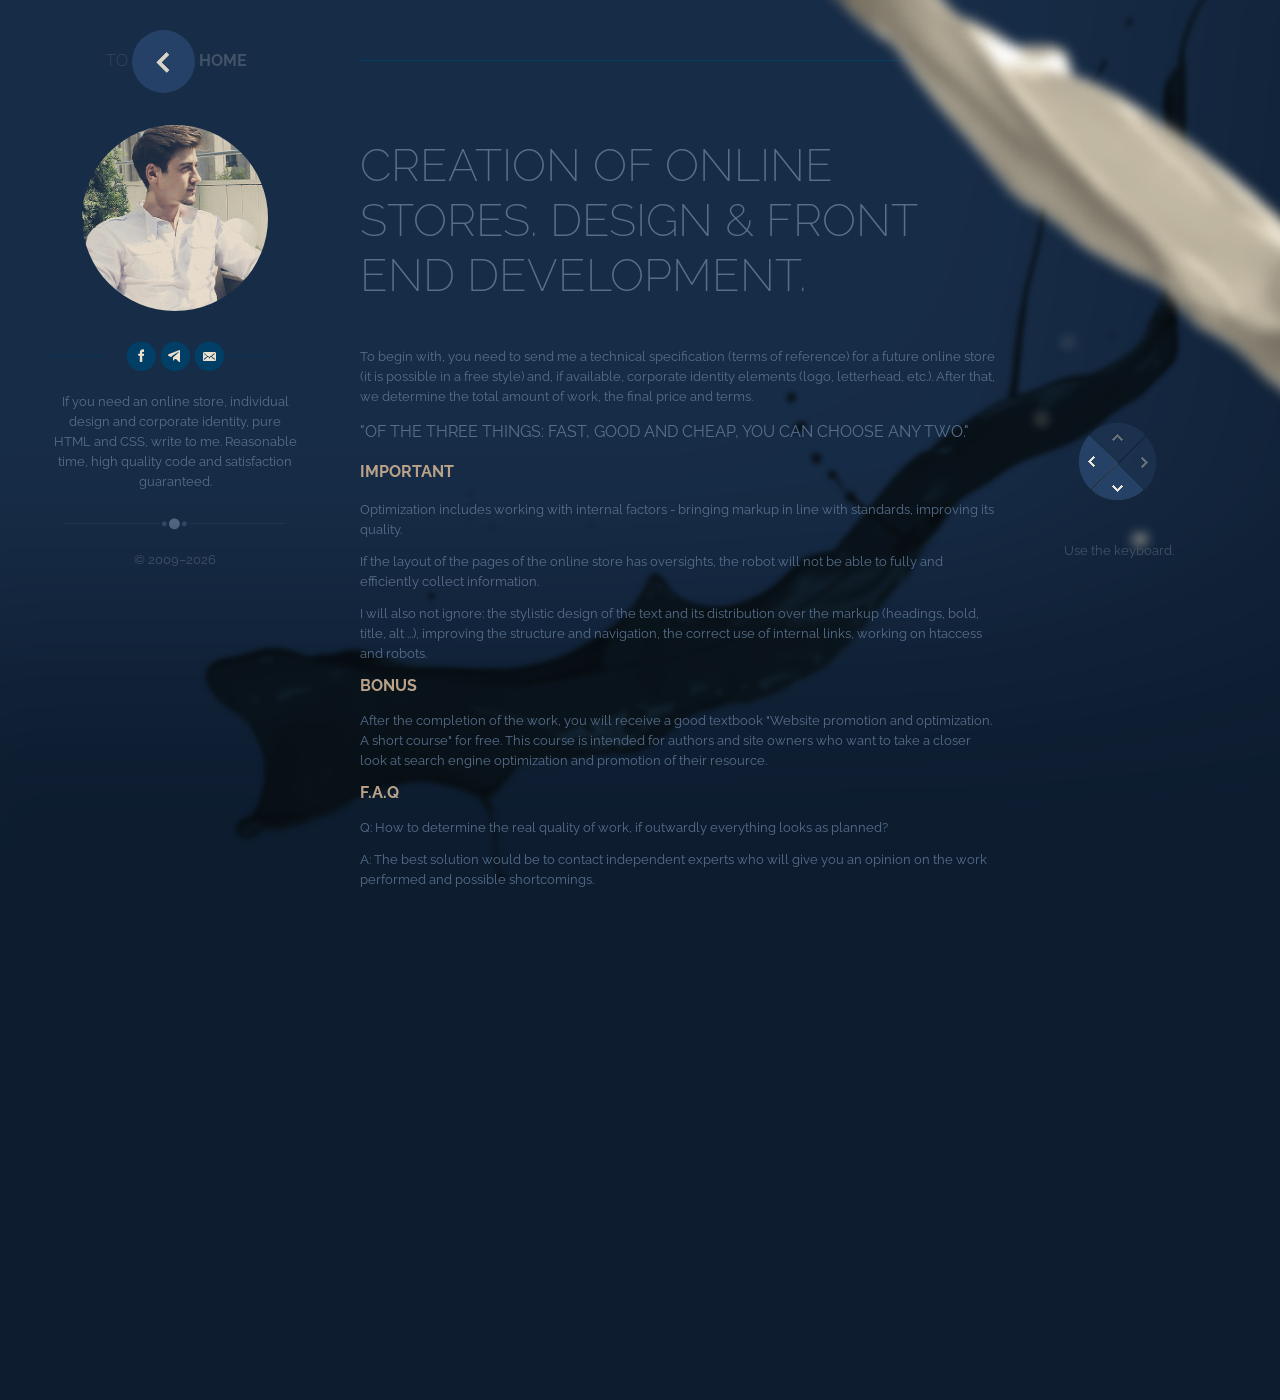
<file: about.html>
<!DOCTYPE html><html lang="en" dir="ltr"><head><meta charset="UTF-8"><title>About | Creation of online stores. Design and front-end development.</title><meta name="description" content="If you need an online store, individual design and corporate identity, pure HTML and CSS, write to me. Reasonable time, high quality code and satisfaction guaranteed."><meta name="author" content="Vitali Pavloff"><meta name="viewport" content="width=device-width,initial-scale=1"><meta name="robots" content="all"><meta name="HandheldFriendly" content="True"><link rel="stylesheet" href="css/style.css"><link rel="shortcut icon" href="img/favicon.png"></head><body class="bodyInternas"><div class="contenedor biography internas"><div class="contentBg"><header class="principal"><a href="index.html" class="go-back">TO<div class="icon"><span></span><span class="roll"></span></div><font>HOME</font></a><div class="imgProfile"><div class="vitali"><img alt="" src="img/photo.jpg" width="186" height="186"></div><img alt="" src="img/over.gif" width="186" height="186"><div class="overlay"></div></div><nav class="social"><a href="https://www.facebook.com/profile.php?id=100064007048360" class="pastille facebook" target="_blank" rel="nofollow" title="Write to Facebook"><span class="icon">Facebook</span><span class="icon roll"></span></a><a href="https://t.me/TalyuPavloff" class="pastille telegram" rel="nofollow" title="Write to Telegram" target="_blank"><span class="icon">Telegram</span><span class="icon roll"></span></a><a href="mailto:01tehmail@gmail.com" class="pastille email" rel="nofollow" title="Send e-mail" target="_blank"><span class="icon">Email</span><span class="icon roll"></span></a></nav></header><section class="right-section bio-large"><div><section class="focused" style="height: 500px;"><h1>Creation of online stores. Design & Front End Development.</h1><article><p>To begin with, you need to send me a technical specification (terms of reference) for a future online store (it is possible in a free style) and, if available, corporate identity elements (logo, letterhead, etc.). After that, we determine the total amount of work, the final price and terms.</p><p class="remarc">"Of the three things: fast, good and cheap, you can choose any two."</p><h4>Important</h4><p>During the layout of the online store, optimization for search engines will also be carried out. Because I think this is not unimportant, and this should happen precisely at the design programming stages.</p></article></section><section style="height: 500px;"><article><p>Optimization includes working with internal factors - bringing markup in line with standards, improving its quality.</p><p>If the layout of the pages of the online store has oversights, the robot will not be able to fully and efficiently collect information.</p><p>I will also not ignore: the stylistic design of the text and its distribution over the markup (headings, bold, title, alt ...), improving the structure and navigation, the correct use of internal links, working on htaccess and robots.</p><h4>Bonus</h4><p>After the completion of the work, you will receive a good textbook "Website promotion and optimization. A short course" for free. This course is intended for authors and site owners who want to take a closer look at search engine optimization and promotion of their resource.</p><h4>F.A.Q</h4><p>Q: How to determine the real quality of work, if outwardly everything looks as planned?</p><p>A: The best solution would be to contact independent experts who will give you an opinion on the work performed and possible shortcomings.</p></article></section></div></section><div class="contentFooter"><article class="txt bio"><p>If you need an online store, individual design and corporate identity, pure HTML and CSS, write to me. Reasonable time, high quality code and satisfaction guaranteed.</p></article><footer class="principal"><p>© 2009–2026</p></footer></div></div><div class="splash4" data-type="background" data-speed="3" data-yposinitial="0"></div><div class="splash5" data-type="background" data-speed="5" data-yposinitial="0"></div><div class="keyword"><span class="info">Use the keyboard.</span><p role="link" class="top inactive"><span></span></p><p role="link" class="right inactive"><span></span></p><p role="link" class="bottom"><span></span></p><p role="link" class="left"><span></span></p></div></div><script src="js/jquery.js"></script><script src="js/jquery.scrollTo.js"></script><script src="js/jquery.easing.js"></script><script src="js/jquery.mousewheel.js"></script><script src="js/app.js"></script><script src="js/internas.js"></script></body></html>
</file>
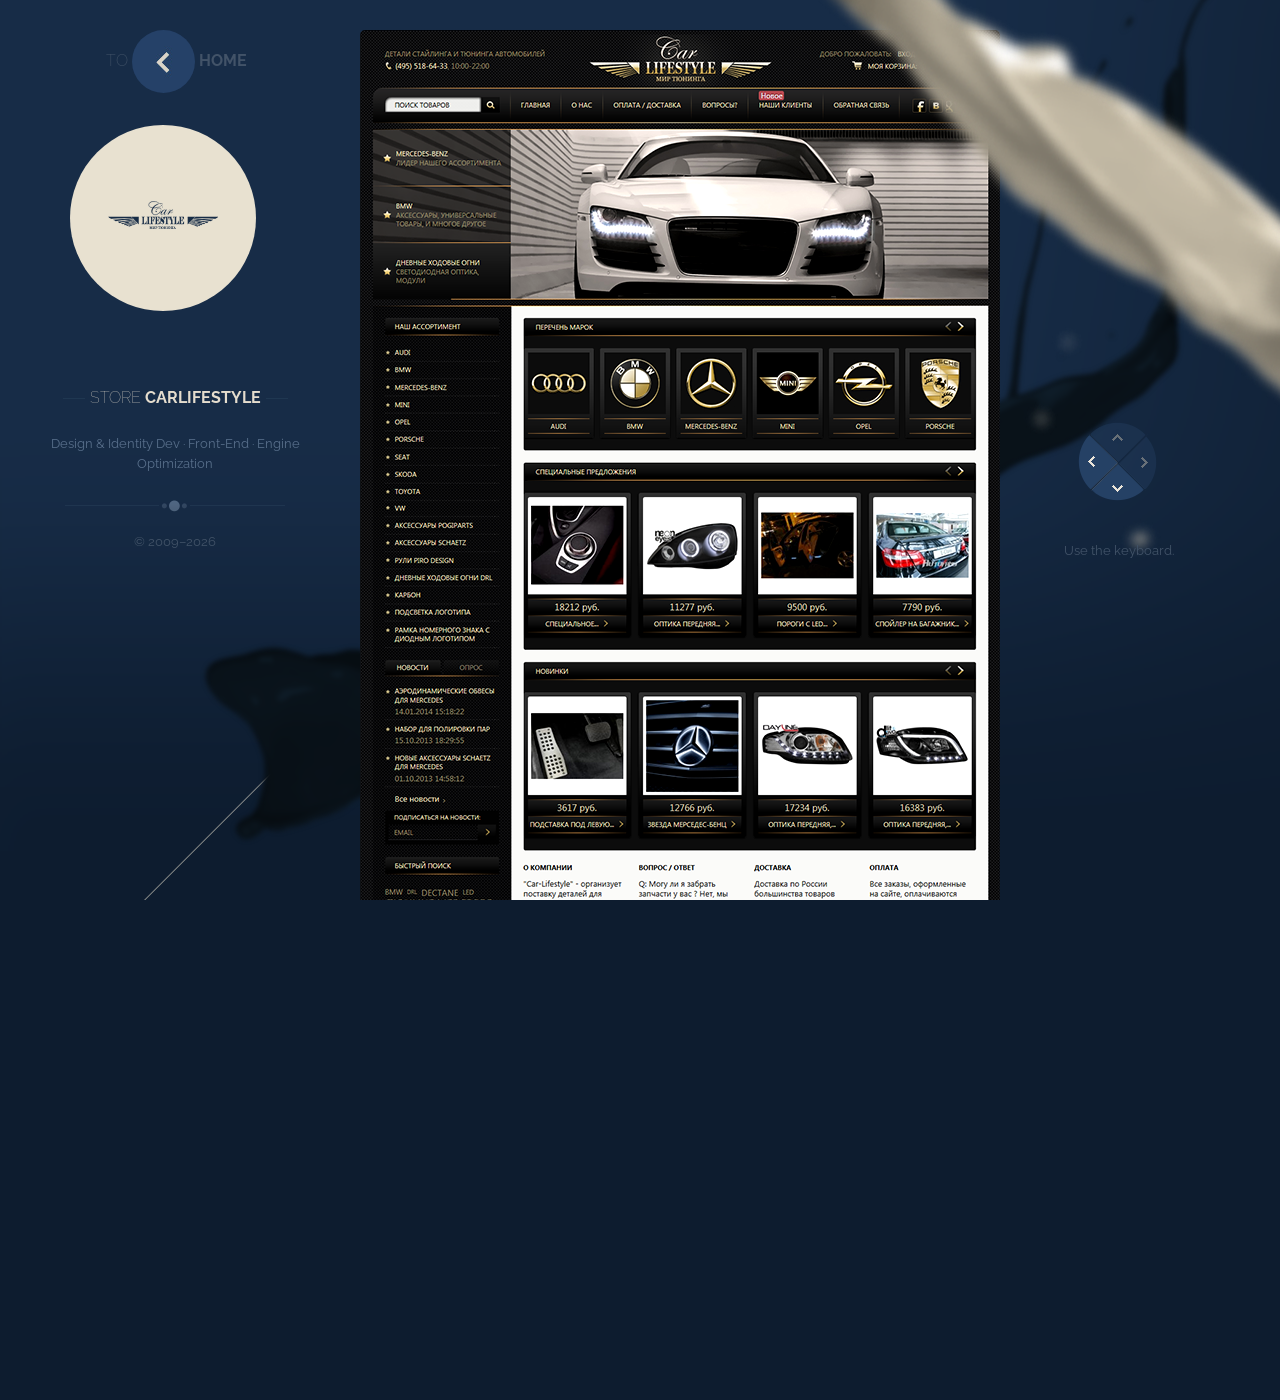
<file: carlifestyle.html>
<!DOCTYPE html><html lang="en" dir="ltr"><head><meta charset="UTF-8"><title>Carlifestyle | Development of design and corporate identity. Development layout and integration with the script. Search engine optimization.</title><meta name="author" content="Vitali Pavloff"><meta name="viewport" content="width=device-width,initial-scale=1"><meta name="robots" content="all"><meta name="HandheldFriendly" content="True"><link rel="stylesheet" href="css/style.css"><link rel="shortcut icon" href="img/favicon.png"></head><body class="bodyInternas"><div class="contenedor detalle internas"><div class="contentBg"><header class="principal"><a href="index.html" class="go-back">TO<div class="icon"><span></span><span class="roll"></span></div><font>HOME</font></a><div class="contentLogo"><div><img src="img/portfolio/clients-logo/carlifestyle_detail.png" alt="The logo of the store"></div></div></header><section class="right-section images"><div><img src="img/portfolio/carlifestyle/1.png" width="640" height="480" alt="The image of the store" class="focused"> <img src="img/portfolio/carlifestyle/2.png" width="640" height="480" alt="The image of the store"> <img src="img/portfolio/carlifestyle/3.png" width="640" height="480" alt="The image of the store"> <img src="img/portfolio/carlifestyle/4.png" width="640" height="480" alt="The image of the store"> <img src="img/portfolio/carlifestyle/5.png" width="640" height="480" alt="The image of the store"></div></section><div class="biography"><div class="contentFooter"><article class="txt detail"><h2>Store <span>Carlifestyle</span></h2><p>Design & Identity Dev · Front-End · Engine Optimization</p></article><footer class="principal"><p>© 2009–2026</p></footer></div></div><div class="splash4" data-type="background" data-speed="3" data-yposinitial="0"></div><div class="splash5" data-type="background" data-speed="5" data-yposinitial="0"></div><div class="lines" data-type="background" data-speed="6" data-yposinitial="0"></div><div class="keyword"><span class="info">Use the keyboard.</span><p role="link" class="top inactive"><span></span></p><p role="link" class="right inactive"><span></span></p><p role="link" class="bottom"><span></span></p><p role="link" class="left"><span></span></p></div></div></div><script src="js/jquery.js"></script><script src="js/jquery.scrollTo.js"></script><script src="js/jquery.easing.js"></script><script src="js/jquery.mousewheel.js"></script><script src="js/app.js"></script><script src="js/internas.js"></script></body></html>
</file>
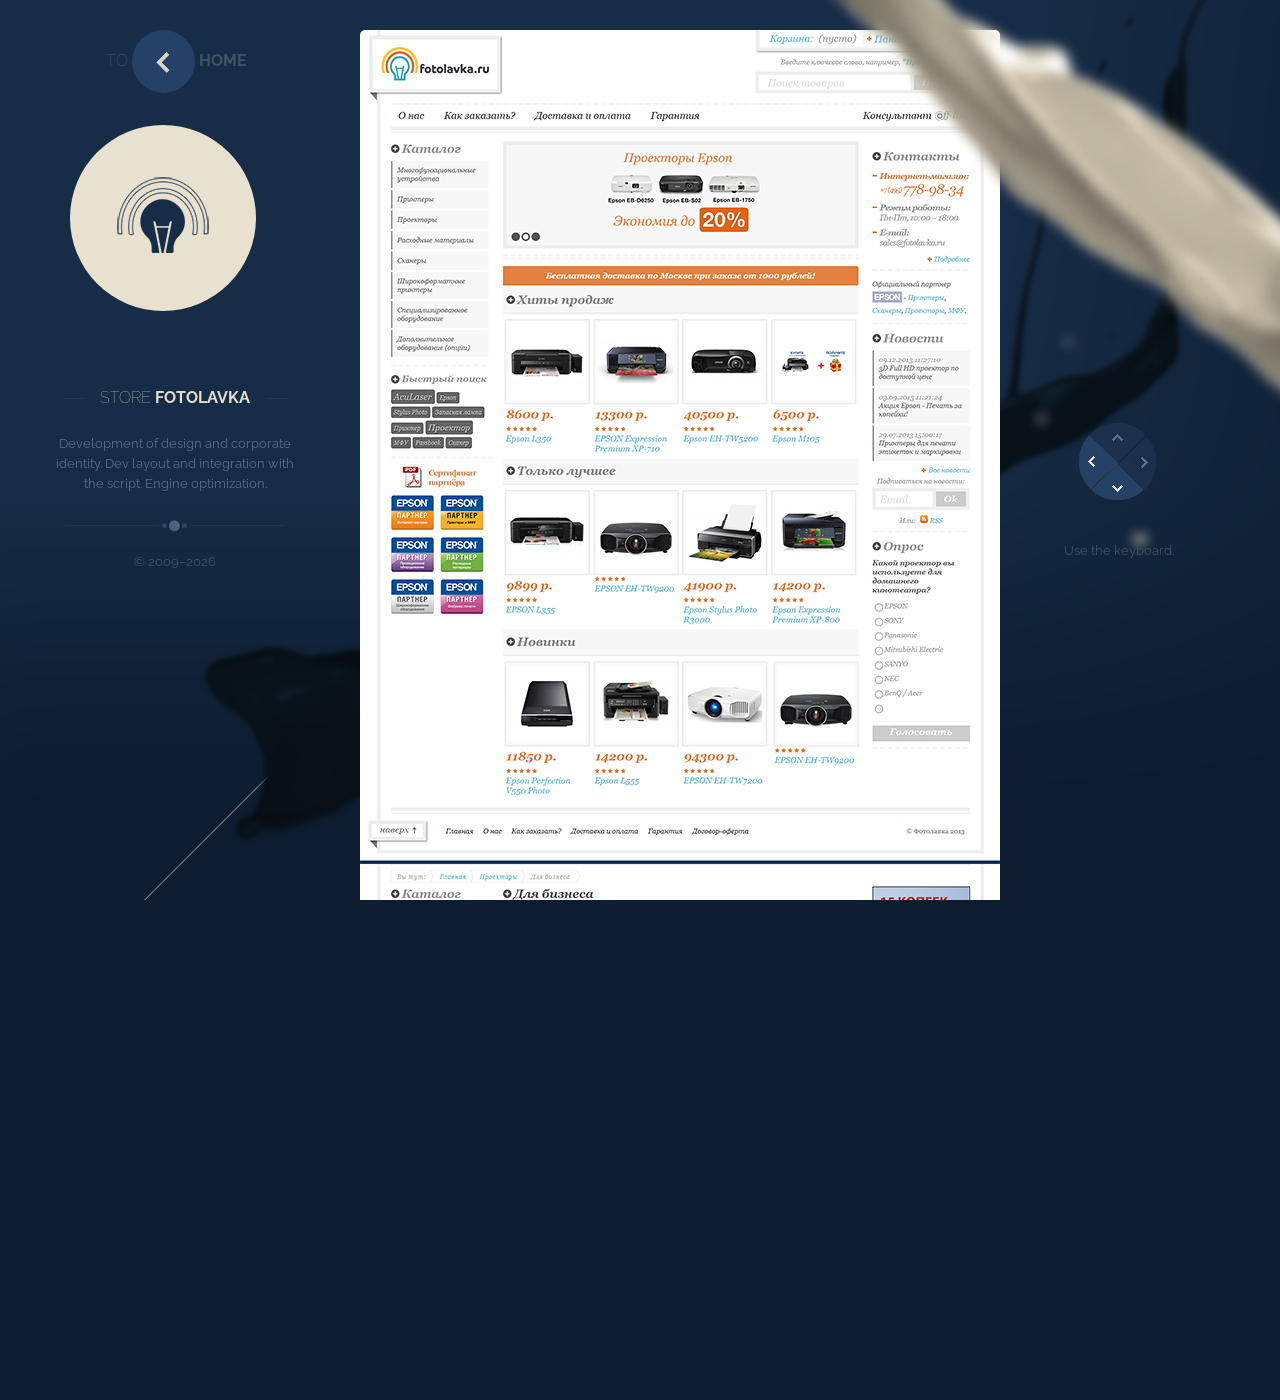
<file: fotolavka.html>
<!DOCTYPE html><html lang="en" dir="ltr"><head><meta charset="UTF-8"><title>FotoLavka | Development of design and corporate identity. Development layout and integration with the script. Search engine optimization.</title><meta name="author" content="Vitali Pavloff"><meta http-equiv="Content-Type" content="text/html"><meta name="viewport" content="width=device-width,initial-scale=1"><meta name="robots" content="all"><meta name="HandheldFriendly" content="True"><link rel="stylesheet" href="css/style.css"><link rel="shortcut icon" href="img/favicon.png"></head><body class="bodyInternas"><div class="contenedor detalle internas"><div class="contentBg"><header class="principal"><a href="index.html" class="go-back">TO<div class="icon"><span></span><span class="roll"></span></div><font>HOME</font></a><div class="contentLogo"><div><img src="img/portfolio/clients-logo/fotolavka_detail.png" alt="The logo of the store"></div></div></header><section class="right-section images"><div><img src="img/portfolio/fotolavka/1.png" width="640" height="480" alt="The image of the store" class="focused"><img src="img/portfolio/fotolavka/2.jpg" width="640" height="480" alt="The image of the store"><img src="img/portfolio/fotolavka/3.jpg" width="640" height="480" alt="The image of the store"><img src="img/portfolio/fotolavka/4.png" width="640" height="530" alt="The image of the store"></div></section><div class="biography"><div class="contentFooter"><article class="txt detail"><h2>Store <span>Fotolavka</span></h2><p>Development of design and corporate identity. Dev layout and integration with the script. Engine optimization.</p></article><footer class="principal"><p>© 2009–2026</p></footer></div></div><div class="splash4" data-type="background" data-speed="3" data-yposinitial="0"></div><div class="splash5" data-type="background" data-speed="5" data-yposinitial="0"></div><div class="lines" data-type="background" data-speed="6" data-yposinitial="0"></div><div class="keyword"><span class="info">Use the keyboard.</span><p role="link" class="top inactive"><span></span></p><p role="link" class="right inactive"><span></span></p><p role="link" class="bottom"><span></span></p><p role="link" class="left"><span></span></p></div></div></div><script src="js/jquery.js"></script><script src="js/jquery.scrollTo.js"></script><script src="js/jquery.easing.js"></script><script src="js/jquery.mousewheel.js"></script><script src="js/app.js"></script><script src="js/internas.js"></script></body></html>
</file>
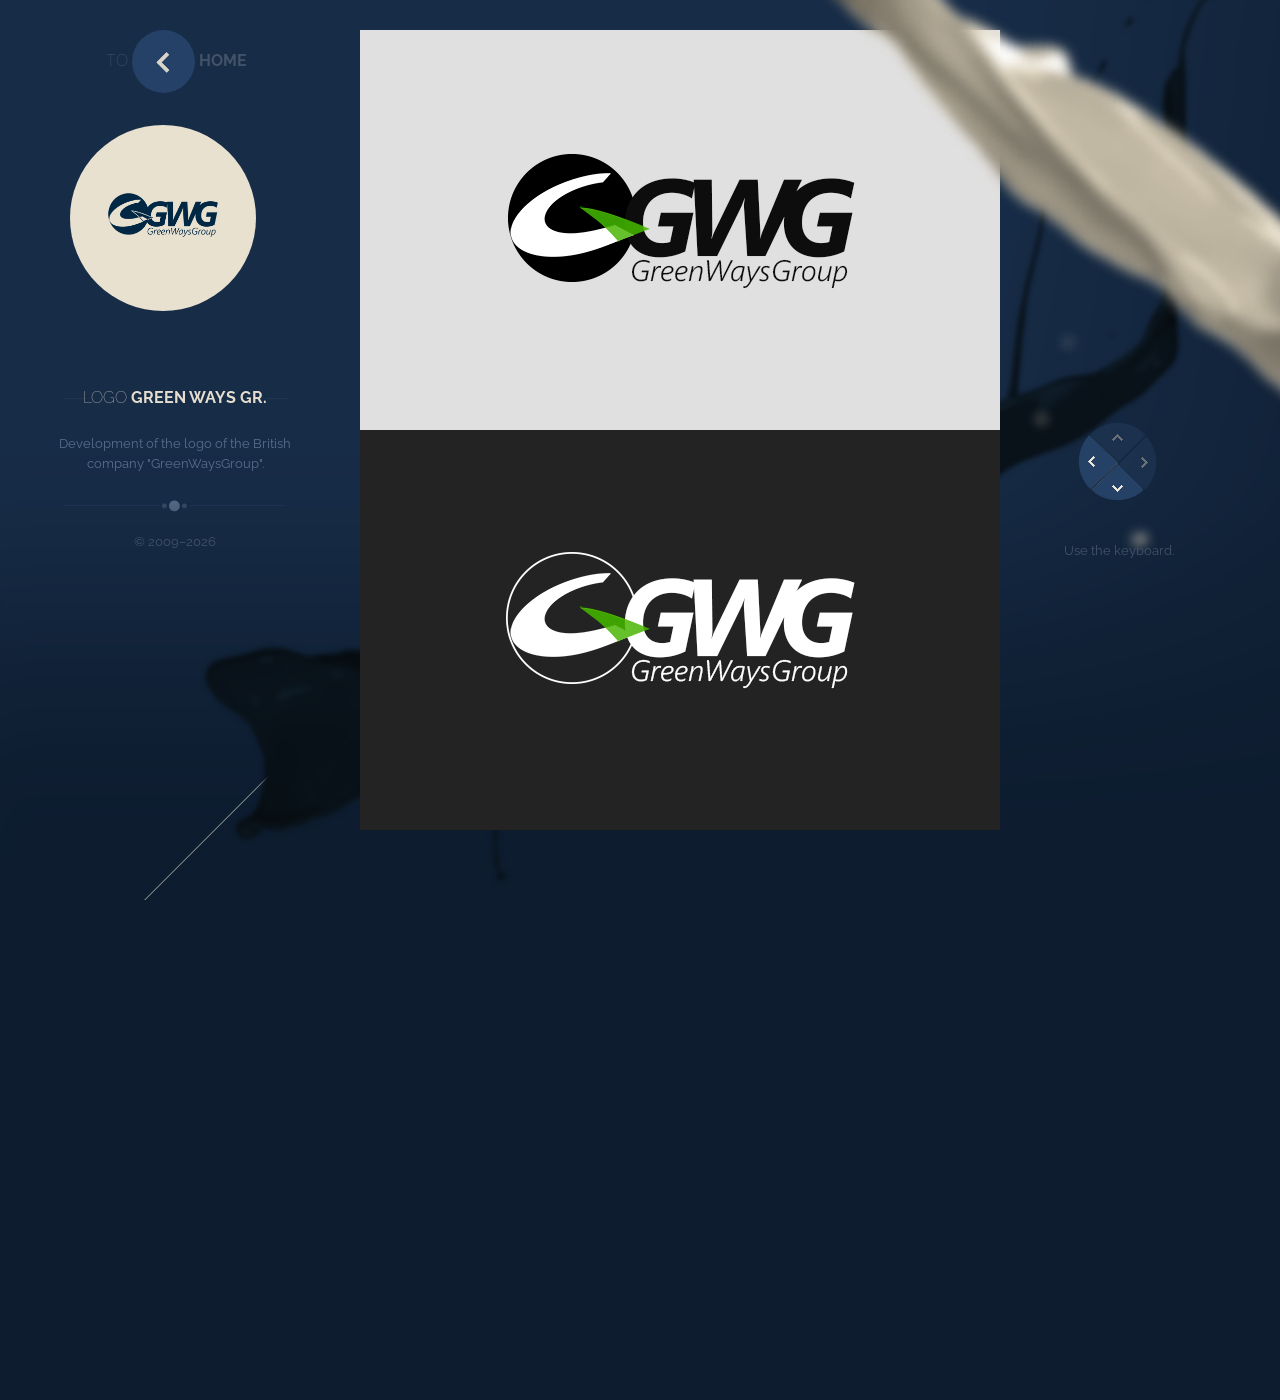
<file: gwg.html>
<!DOCTYPE html><html lang="en" dir="ltr"><head><meta charset="UTF-8"><meta property="og:image" content="img/portfolio/gwg.jpg"><title>GreenWaysGroup | Logo development.</title><meta name="author" content="Vitali Pavloff"><meta http-equiv="Content-Type" content="text/html"><meta name="viewport" content="width=device-width,initial-scale=1"><meta name="robots" content="all"><meta name="HandheldFriendly" content="True"><link rel="stylesheet" href="css/style.css"><link rel="shortcut icon" href="img/favicon.png"></head><body class="bodyInternas"><div class="contenedor detalle internas"><div class="contentBg"><header class="principal"><a href="index.html" class="go-back">TO<div class="icon"><span></span><span class="roll"></span></div><font>HOME</font></a><div class="contentLogo"><div><img src="img/portfolio/clients-logo/gwg_detail.png" alt="The logo of the store"></div></div></header><section class="right-section images"><div><img src="img/portfolio/gwg/1l.jpg" width="640" height="400" alt="The image of the logo" class="focused"> <img src="img/portfolio/gwg/2l.jpg" width="640" height="400" alt="The image of the logo"></div></section><div class="biography"><div class="contentFooter"><article class="txt detail"><h2>Logo <span>Green Ways Gr.</span></h2><p>Development of the logo of the British company "GreenWaysGroup".</p></article><footer class="principal"><p>© 2009–2026</p></footer></div></div><div class="splash4" data-type="background" data-speed="3" data-yposinitial="0"></div><div class="splash5" data-type="background" data-speed="5" data-yposinitial="0"></div><div class="lines" data-type="background" data-speed="6" data-yposinitial="0"></div><div class="keyword"><span class="info">Use the keyboard.</span><p role="link" class="top inactive"><span></span></p><p role="link" class="right inactive"><span></span></p><p role="link" class="bottom"><span></span></p><p role="link" class="left"><span></span></p></div></div></div><script src="js/jquery.js"></script><script src="js/jquery.scrollTo.js"></script><script src="js/jquery.easing.js"></script><script src="js/jquery.mousewheel.js"></script><script src="js/app.js"></script><script src="js/internas.js"></script></body></html>
</file>
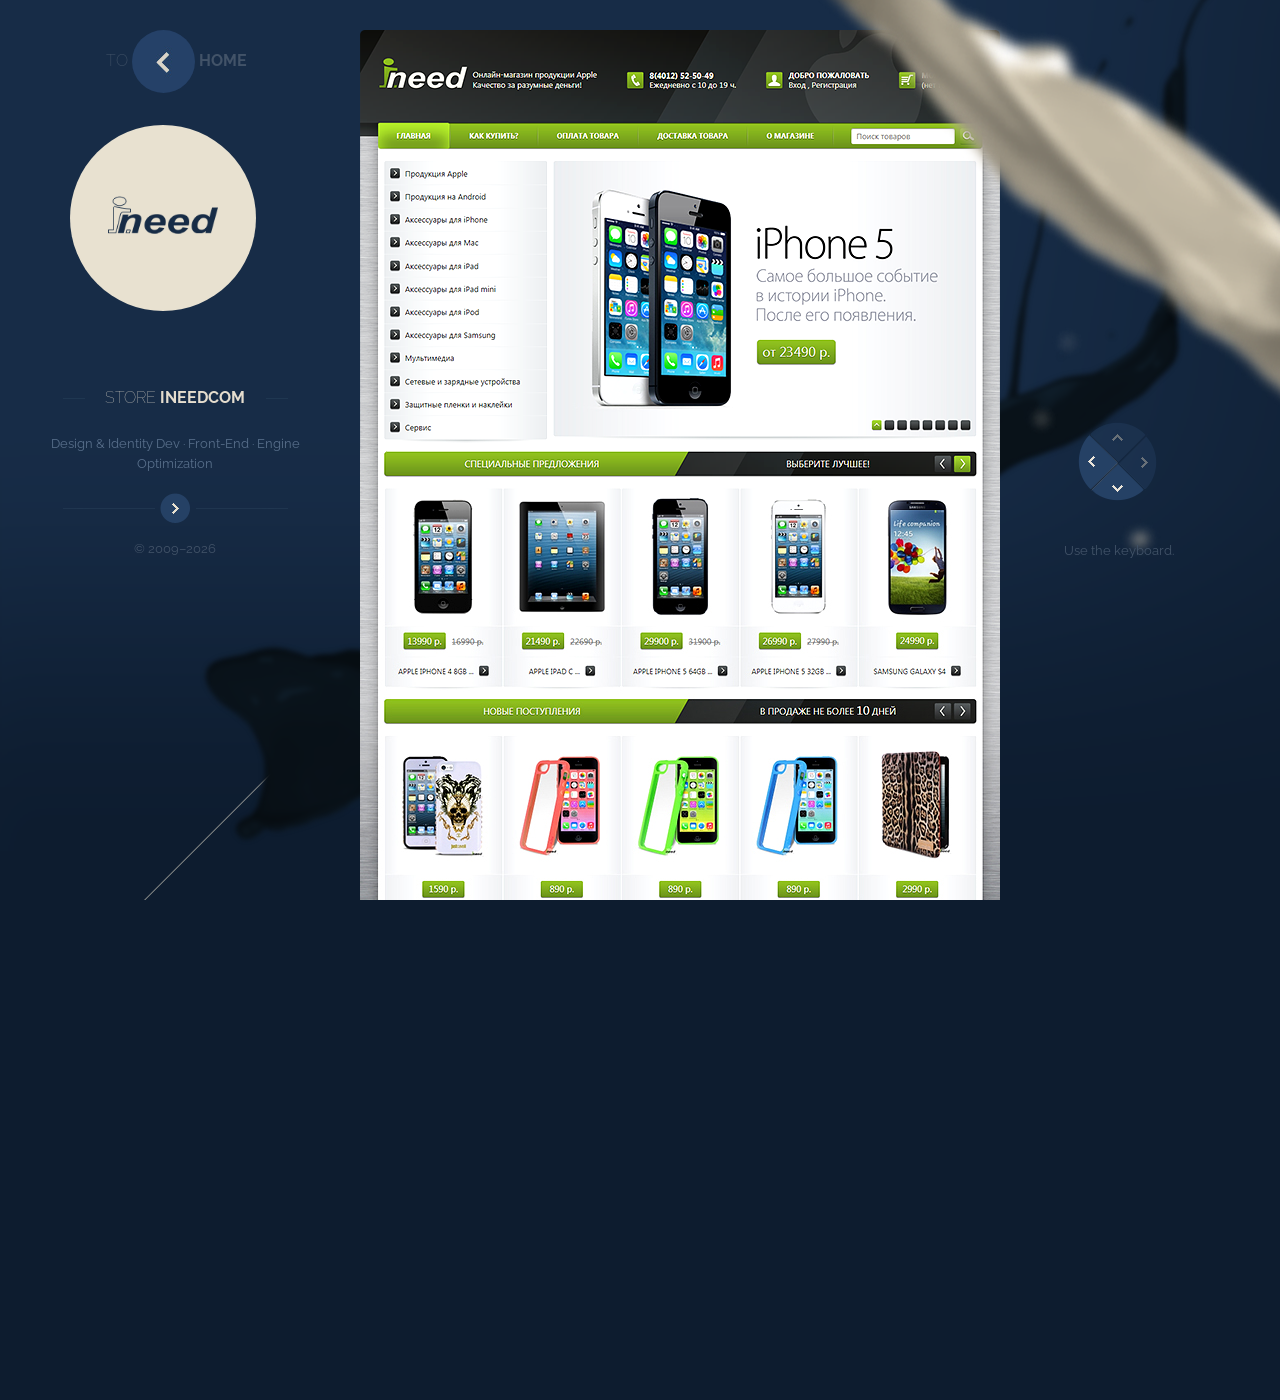
<file: ineedcom.html>
<!DOCTYPE html><html lang="en" dir="ltr"><head><meta charset="UTF-8"><title>Ineedcom | Development of design and corporate identity. Development layout and integration with the script. Search engine optimization.</title><meta name="author" content="Vitali Pavloff"><meta name="viewport" content="width=device-width,initial-scale=1"><meta name="robots" content="all"><meta name="HandheldFriendly" content="True"><link rel="stylesheet" href="css/style.css"><link rel="shortcut icon" href="img/favicon.png"></head><body class="bodyInternas"><div class="contenedor detalle internas"><div class="contentBg"><header class="principal"><a href="index.html" class="go-back">TO<div class="icon"><span></span><span class="roll"></span></div><font>HOME</font></a><div class="contentLogo"><div><img src="img/portfolio/clients-logo/ineedcom_detail.png" alt="The logo of the store"></div></div></header><section class="right-section images"><div><img src="img/portfolio/indeedcom/1.png" width="640" height="480" alt="The image of the store" class="focused"><img src="img/portfolio/indeedcom/2.jpg" width="640" height="480" alt="The image of the store"><img src="img/portfolio/indeedcom/3.jpg" width="640" height="480" alt="The image of the store"><img src="img/portfolio/indeedcom/4.jpg" width="640" height="480" alt="The image of the store"><img src="img/portfolio/indeedcom/5.jpg" width="640" height="480" alt="The image of the store"><img src="img/portfolio/indeedcom/6.jpg" width="640" height="480" alt="The image of the store"><img src="img/portfolio/indeedcom/7.png" width="640" height="480" alt="The image of the store"></div></section><div class="contentFooter"><article class="txt detail"><h2>Store <span>Ineedcom</span></h2><p>Design & Identity Dev · Front-End · Engine Optimization</p><div class="moreblock"><a rel="nofollow" href="http://ineedcom.ru/" class="pastille pviewMore" title="Live view" target="_blank"><span class="icon">Live view</span><article class="icon roll"></article></a></div></article><footer class="principal"><p>© 2009–2026</p></footer></div><div class="splash4" data-type="background" data-speed="3" data-yposinitial="0"></div><div class="splash5" data-type="background" data-speed="5" data-yposinitial="0"></div><div class="lines" data-type="background" data-speed="6" data-yposinitial="0"></div><div class="keyword"><span class="info">Use the keyboard.</span><p role="link" class="top inactive"><span></span></p><p role="link" class="right inactive"><span></span></p><p role="link" class="bottom"><span></span></p><p role="link" class="left"><span></span></p></div></div></div><script src="js/jquery.js"></script><script src="js/jquery.scrollTo.js"></script><script src="js/jquery.easing.js"></script><script src="js/jquery.mousewheel.js"></script><script src="js/app.js"></script><script src="js/internas.js"></script></body></html>
</file>
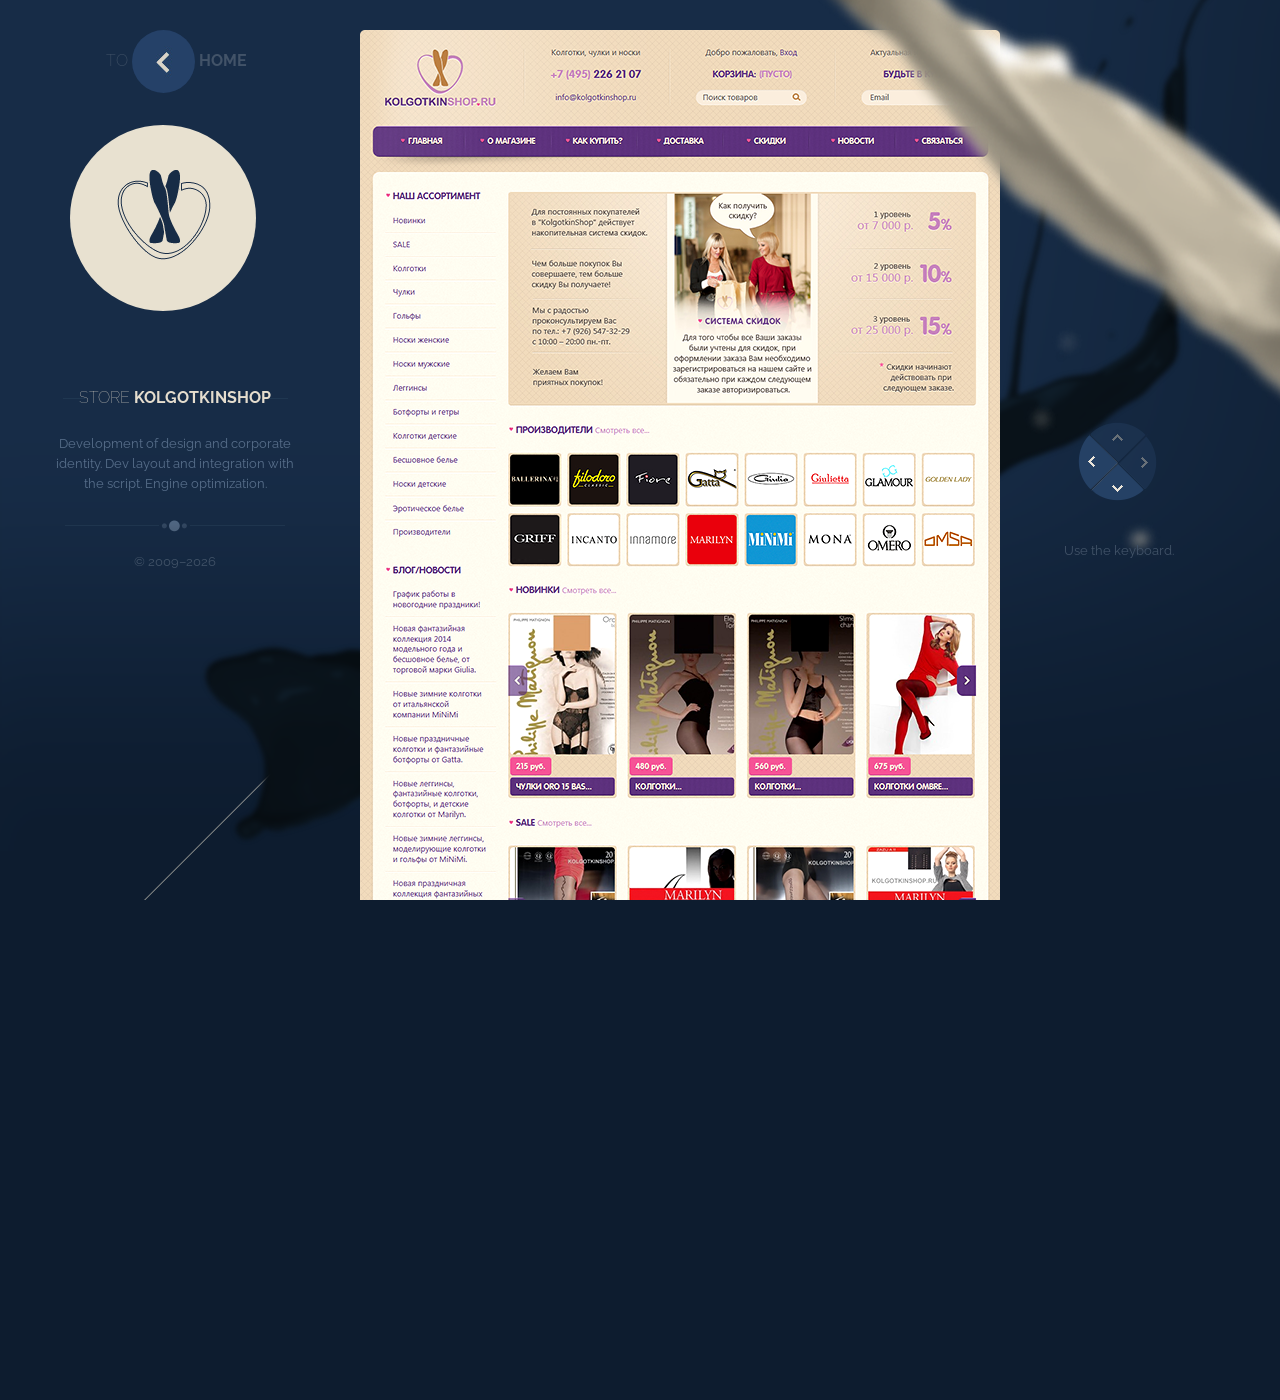
<file: kolgotkinshop.html>
<!DOCTYPE html><html lang="en" dir="ltr"><head><meta charset="UTF-8"><title>Kolgotkinshop | Development of design and corporate identity. Development layout and integration with the script. Search engine optimization.</title><meta name="author" content="Vitali Pavloff"><meta name="viewport" content="width=device-width,initial-scale=1"><meta name="robots" content="all"><meta name="HandheldFriendly" content="True"><link rel="stylesheet" href="css/style.css"><link rel="shortcut icon" href="img/favicon.png"></head><body class="bodyInternas"><div class="contenedor detalle internas"><div class="contentBg"><header class="principal"><a href="index.html" class="go-back">TO<div class="icon"><span></span><span class="roll"></span></div><font>HOME</font></a><div class="contentLogo"><div><img src="img/portfolio/clients-logo/kolgotkinshop_detail.png" alt="The logo of the store"></div></div></header><section class="right-section images"><div><img src="img/portfolio/kolgotkinshop/1.png" width="640" height="480" alt="The image of the store" class="focused"><img src="img/portfolio/kolgotkinshop/2.png" width="640" height="480"><img src="img/portfolio/kolgotkinshop/3.png" width="640" height="480" alt="The image of the store"><img src="img/portfolio/kolgotkinshop/4.png" width="640" height="480" alt="The image of the store"><img src="img/portfolio/kolgotkinshop/5.png" width="640" height="480" alt="The image of the store"><img src="img/portfolio/kolgotkinshop/6.png" width="640" height="480" alt="The image of the store"></div></section><div class="biography"><div class="contentFooter"><article class="txt detail"><h2>Store <span>Kolgotkinshop</span></h2><p>Development of design and corporate identity. Dev layout and integration with the script. Engine optimization.</p></article><footer class="principal"><p>© 2009–2026</p></footer></div></div><div class="splash4" data-type="background" data-speed="3" data-yposinitial="0"></div><div class="splash5" data-type="background" data-speed="5" data-yposinitial="0"></div><div class="lines" data-type="background" data-speed="6" data-yposinitial="0"></div><div class="keyword"><span class="info">Use the keyboard.</span><p role="link" class="top inactive"><span></span></p><p role="link" class="right inactive"><span></span></p><p role="link" class="bottom"><span></span></p><p role="link" class="left"><span></span></p></div></div></div><script src="js/jquery.js"></script><script src="js/jquery.scrollTo.js"></script><script src="js/jquery.easing.js"></script><script src="js/jquery.mousewheel.js"></script><script src="js/app.js"></script><script src="js/internas.js"></script></body></html>
</file>
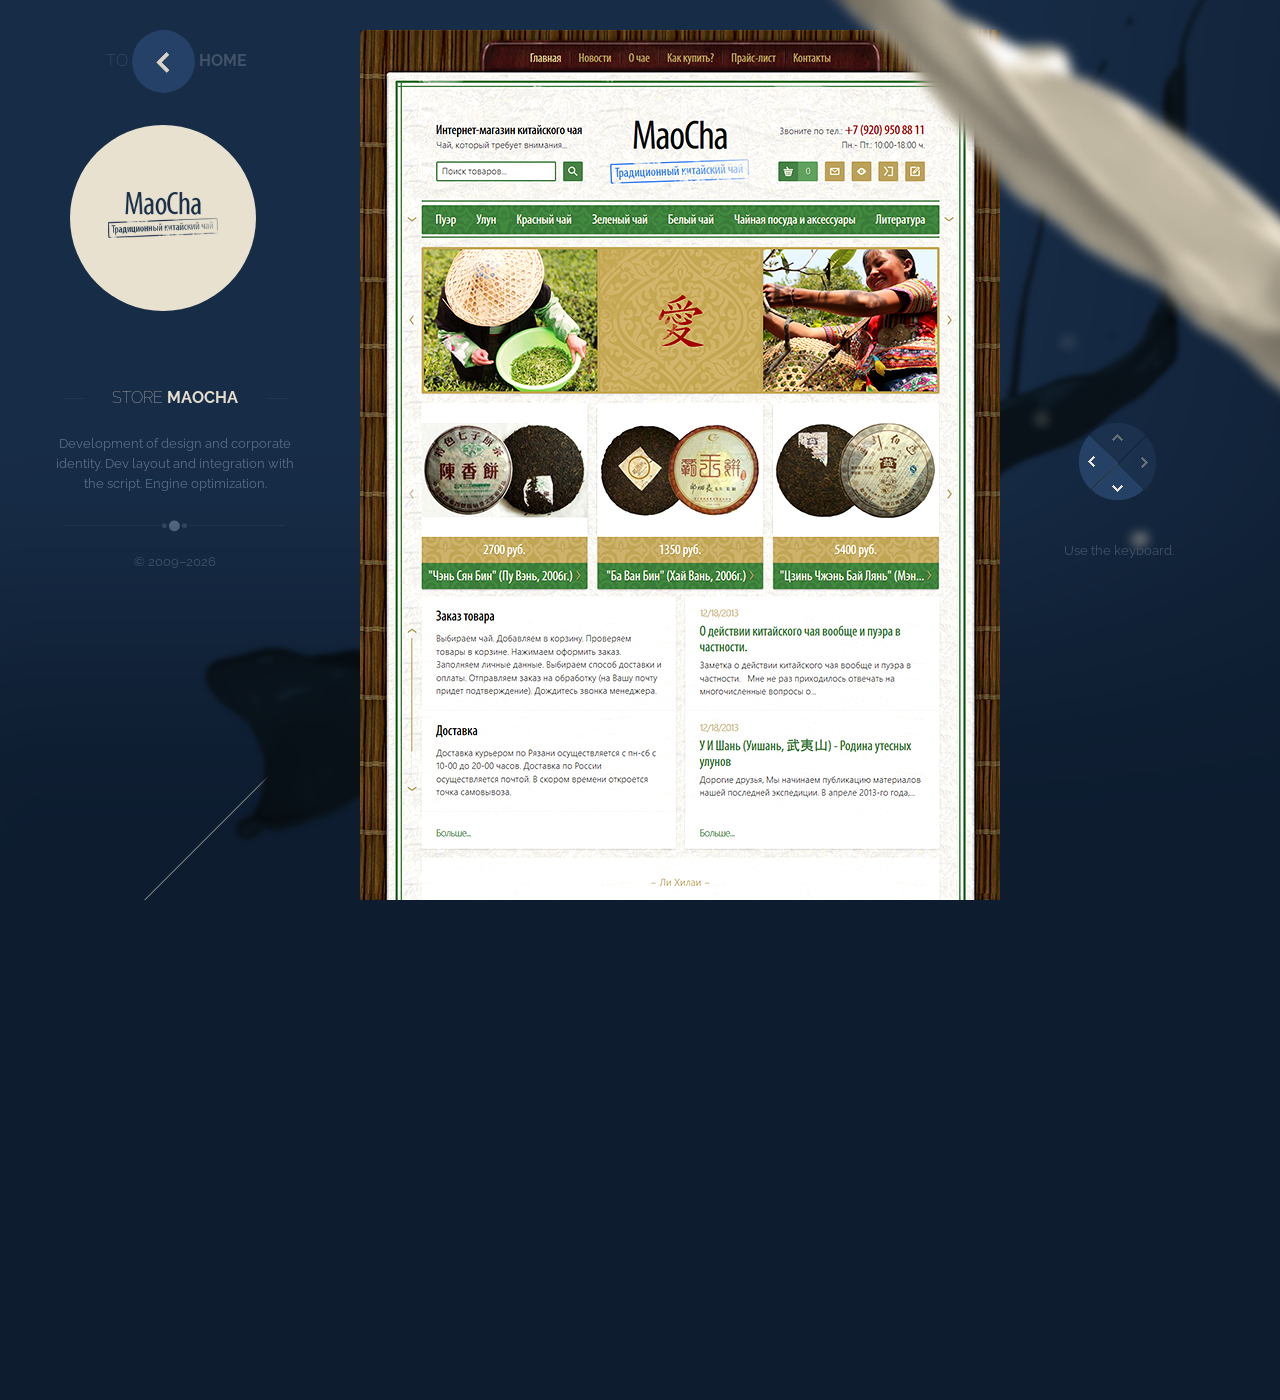
<file: maocha.html>
<!DOCTYPE html><html lang="en" dir="ltr"><head><meta charset="UTF-8"><title>MaoCha | Development of design and corporate identity. Development layout and integration with the script. Search engine optimization.</title><meta name="author" content="Vitali Pavloff"><meta name="viewport" content="width=device-width,initial-scale=1"><meta name="robots" content="all"><meta name="HandheldFriendly" content="True"><link rel="stylesheet" href="css/style.css"><link rel="shotrcut icon" href="img/favicon.png"></head><body class="bodyInternas"><div class="contenedor detalle internas"><div class="contentBg"><header class="principal"><a href="index.html" class="go-back">TO<div class="icon"><span></span><span class="roll"></span></div><font>HOME</font></a><div class="contentLogo"><div><img src="img/portfolio/clients-logo/maocha_detail.png" alt="The logo of the store"></div></div></header><section class="right-section images"><div><img src="img/portfolio/maocha/1.png" width="640" height="480" class="focused" alt="The image of the store"><img src="img/portfolio/maocha/2.jpg" width="640" height="480" alt="The image of the store"><img src="img/portfolio/maocha/3.jpg" width="640" height="480" alt="The image of the store"><img src="img/portfolio/maocha/4.jpg" width="640" height="480" alt="The image of the store"><img src="img/portfolio/maocha/5.jpg" width="640" height="480" alt="The image of the store"><img src="img/portfolio/maocha/6.png" width="640" height="480" alt="The image of the store"></div></section><div class="biography"><div class="contentFooter"><article class="txt detail"><h2>Store <span>MaoCha</span></h2><p>Development of design and corporate identity. Dev layout and integration with the script. Engine optimization.</p></article><footer class="principal"><p>© 2009–2026</p></footer></div></div><div class="splash4" data-type="background" data-speed="3" data-yposinitial="0"></div><div class="splash5" data-type="background" data-speed="5" data-yposinitial="0"></div><div class="lines" data-type="background" data-speed="6" data-yposinitial="0"></div><div class="keyword"><span class="info">Use the keyboard.</span><p role="link" class="top inactive"><span></span></p><p role="link" class="right inactive"><span></span></p><p role="link" class="bottom"><span></span></p><p role="link" class="left"><span></span></p></div></div></div><script src="js/jquery.js"></script><script src="js/jquery.scrollTo.js"></script><script src="js/jquery.easing.js"></script><script src="js/jquery.mousewheel.js"></script><script src="js/app.js"></script><script src="js/internas.js"></script></body></html>
</file>
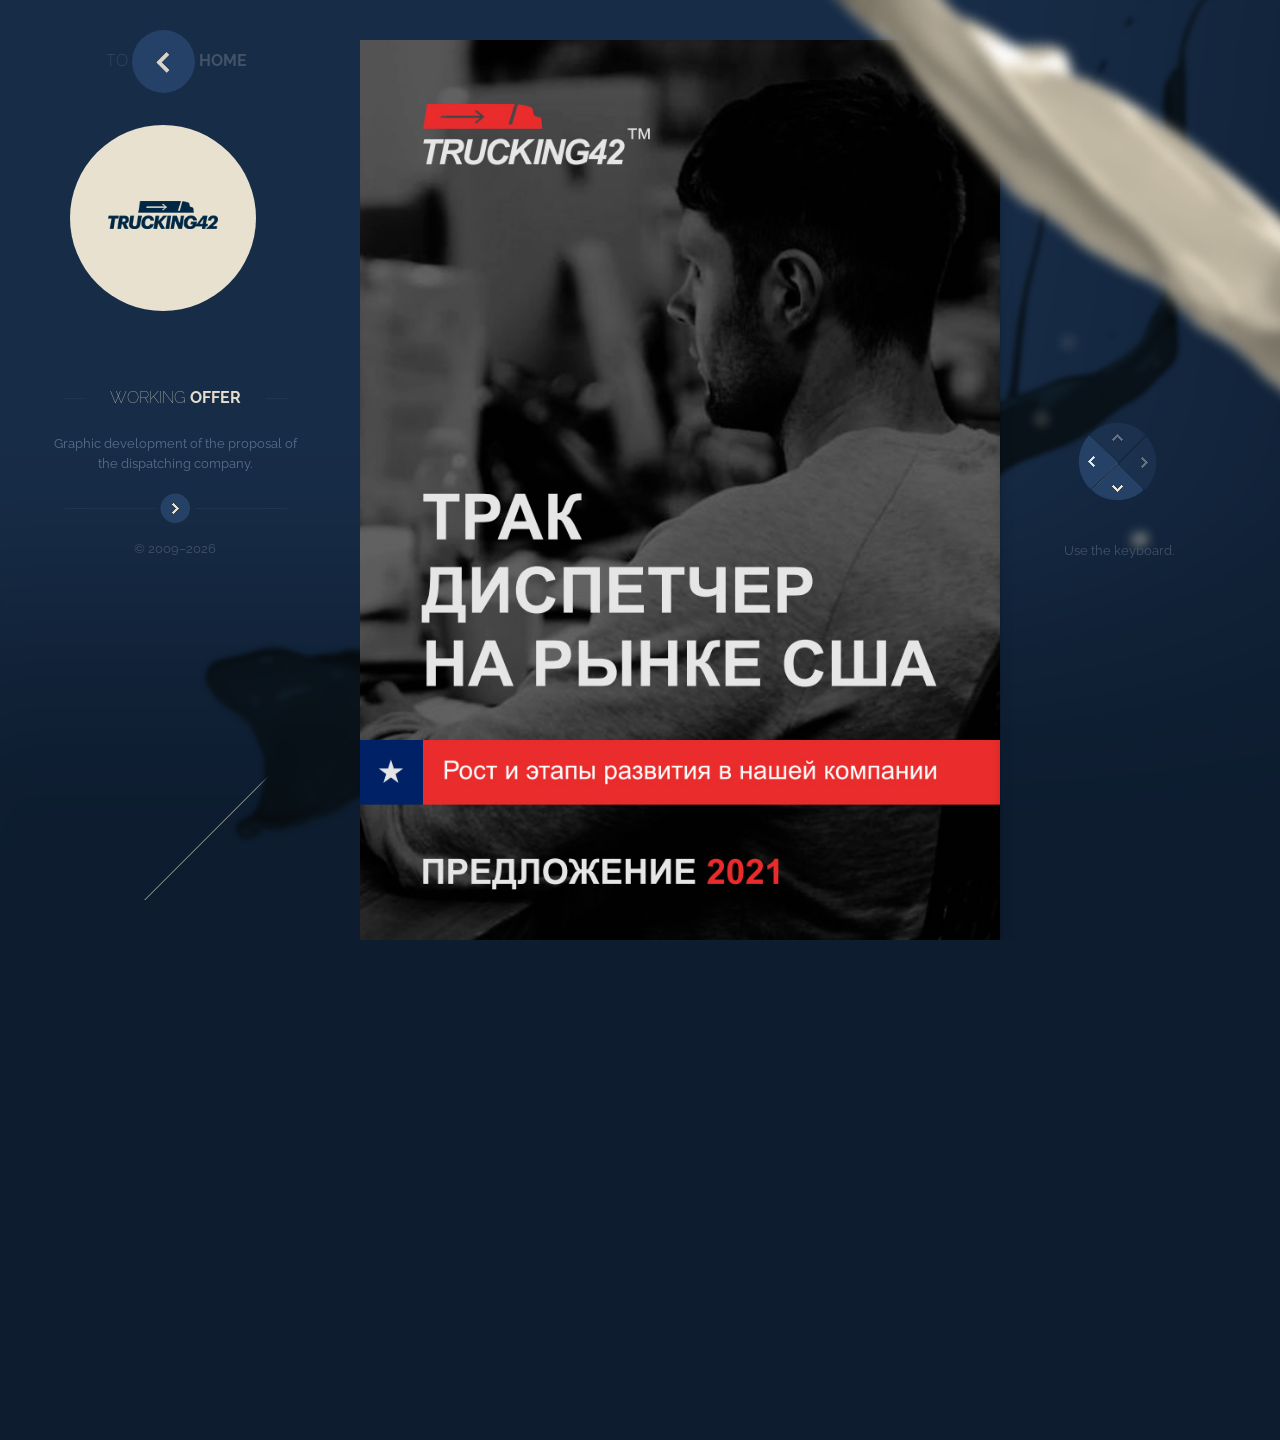
<file: offer42.html>
<!DOCTYPE html><html lang="en" dir="ltr"><head><meta charset="UTF-8"><title>Offer T42 | Offer development.</title><meta name="author" content="Vitali Pavloff"><meta name="viewport" content="width=device-width,initial-scale=1"><meta name="HandheldFriendly" content="True"><meta name="robots" content="all"><link rel="stylesheet" href="css/style.css"><link rel="shortcut icon" href="img/favicon.png"></head><body class="bodyInternas"><div class="contenedor detalle internas"><div class="contentBg"><header class="principal"><a href="index.html" class="go-back">TO<div class="icon"><span></span><span class="roll"></span></div><font>HOME</font></a><div class="contentLogo"><div><img src="img/portfolio/clients-logo/t42_detail.png" alt="The logo of the store"></div></div></header><section class="right-section images offer42"><div><img src="img/portfolio/offer42/1.jpg" width="640" height="1051" alt="The page of the offer" class="focused"> <img src="img/portfolio/offer42/2.jpg" width="640" height="1051" alt="The page of the offer"> <img src="img/portfolio/offer42/3.jpg" width="640" height="1051" alt="The page of the offer"> <img src="img/portfolio/offer42/4.jpg" width="640" height="1051" alt="The page of the offer"> <img src="img/portfolio/offer42/5.jpg" width="640" height="1051" alt="The page of the offer"> <img src="img/portfolio/offer42/6.jpg" width="640" height="1051" alt="The page of the offer"> <img src="img/portfolio/offer42/7.jpg" width="640" height="1051" alt="The page of the offer"> <img src="img/portfolio/offer42/8.jpg" width="640" height="1051" alt="The page of the offer"> <img src="img/portfolio/offer42/9.jpg" width="640" height="1051" alt="The page of the offer"> <img src="img/portfolio/offer42/10.jpg" width="640" height="1051" alt="The page of the offer"> <img src="img/portfolio/offer42/11.jpg" width="640" height="1051" alt="The page of the offer"> <img src="img/portfolio/offer42/12.jpg" width="640" height="1051" alt="The page of the offer"> <img src="img/portfolio/offer42/13.jpg" width="640" height="1051" alt="The page of the offer"> <img src="img/portfolio/offer42/14.jpg" width="640" height="1051" alt="The page of the offer"> <img src="img/portfolio/offer42/15.jpg" width="640" height="1051" alt="The page of the offer"> <img src="img/portfolio/offer42/16.jpg" width="640" height="1051" alt="The page of the offer"> <img src="img/portfolio/offer42/17.jpg" width="640" height="1051" alt="The page of the offer"> <img src="img/portfolio/offer42/18.jpg" width="640" height="1051" alt="The page of the offer"> <img src="img/portfolio/offer42/19.jpg" width="640" height="1051" alt="The page of the offer"> <img src="img/portfolio/offer42/20.jpg" width="640" height="1051" alt="The page of the offer"> <img src="img/portfolio/offer42/21.jpg" width="640" height="1051" alt="The page of the offer" style="margin-bottom: 30px;"></div></section><div class="contentFooter"><article class="txt detail"><h2>Working <span>Offer</span></h2><p>Graphic development of the proposal of the dispatching company.</p><div class="moreblock"><a href="offer42/offer.pdf" class="pastille pviewMore" title="Live view" target="_blank"><span class="icon">Live view</span> <span class="icon roll"></span></a></div></article><footer class="principal"><p>© 2009–2026</p></footer></div><div class="splash4" data-type="background" data-speed="3" data-yposinitial="0"></div><div class="splash5" data-type="background" data-speed="5" data-yposinitial="0"></div><div class="lines" data-type="background" data-speed="6" data-yposinitial="0"></div><div class="keyword"><span class="info">Use the keyboard.</span><p role="link" class="top inactive"><span></span></p><p role="link" class="right inactive"><span></span></p><p role="link" class="bottom"><span></span></p><p role="link" class="left"><span></span></p></div></div></div><script src="js/jquery.js"></script><script src="js/jquery.scrollTo.js"></script><script src="js/jquery.easing.js"></script><script src="js/jquery.mousewheel.js"></script><script src="js/app.js"></script><script src="js/internas.js"></script></body></html>
</file>
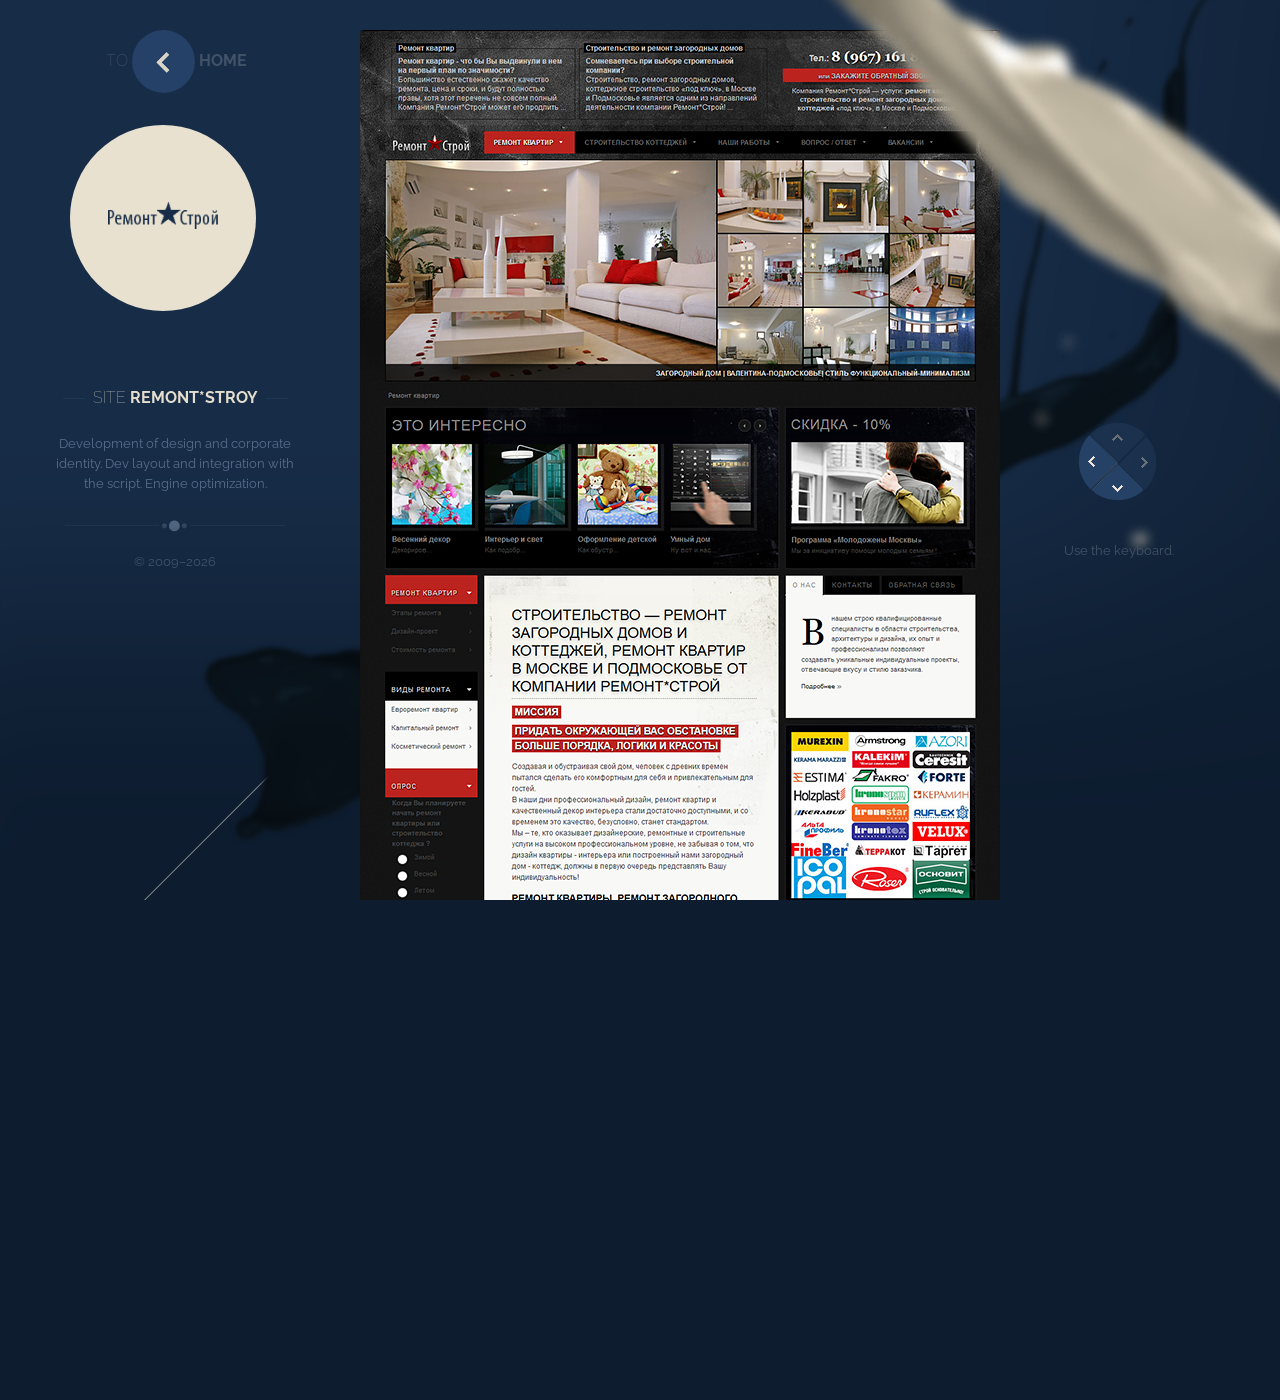
<file: remontstroi.html>
<!DOCTYPE html><html lang="en" dir="ltr"><head><meta charset="UTF-8"><title>Company Remont*Stroy | Development of design and corporate identity. Development layout and integration with the script. Search engine optimization.</title><meta name="author" content="Vitali Pavloff"><meta name="viewport" content="width=device-width,initial-scale=1"><meta name="robots" content="all"><meta name="HandheldFriendly" content="True"><link rel="stylesheet" href="css/style.css"><link rel="shortcut icon" href="img/favicon.png"></head><body class="bodyInternas"><div class="contenedor detalle internas"><div class="contentBg"><header class="principal"><a href="index.html" class="go-back">TO<div class="icon"><span></span><span class="roll"></span></div><font>HOME</font></a><div class="contentLogo"><div><img src="img/portfolio/clients-logo/remontstroi_detail.png" alt="The logo of the site"></div></div></header><section class="right-section images"><div><img src="img/portfolio/remontstroi/1.png" width="640" height="480" alt="The image of the site" class="focused"><img src="img/portfolio/remontstroi/2.jpg" width="640" height="480" alt="The image of the site"><img src="img/portfolio/remontstroi/3.png" width="640" height="480" alt="The image of the site"></div></section><div class="biography"><div class="contentFooter"><article class="txt detail"><h2>Site <span>Remont*Stroy</span></h2><p>Development of design and corporate identity. Dev layout and integration with the script. Engine optimization.</p></article><footer class="principal"><p>© 2009–2026</p></footer></div></div><div class="splash4" data-type="background" data-speed="3" data-yposinitial="0"></div><div class="splash5" data-type="background" data-speed="5" data-yposinitial="0"></div><div class="lines" data-type="background" data-speed="6" data-yposinitial="0"></div><div class="keyword"><span class="info">Use the keyboard.</span><p role="link" class="top inactive"><span></span></p><p role="link" class="right inactive"><span></span></p><p role="link" class="bottom"><span></span></p><p role="link" class="left"><span></span></p></div></div></div><script src="js/jquery.js"></script><script src="js/jquery.scrollTo.js"></script><script src="js/jquery.easing.js"></script><script src="js/jquery.mousewheel.js"></script><script src="js/app.js"></script><script src="js/internas.js"></script></body></html>
</file>
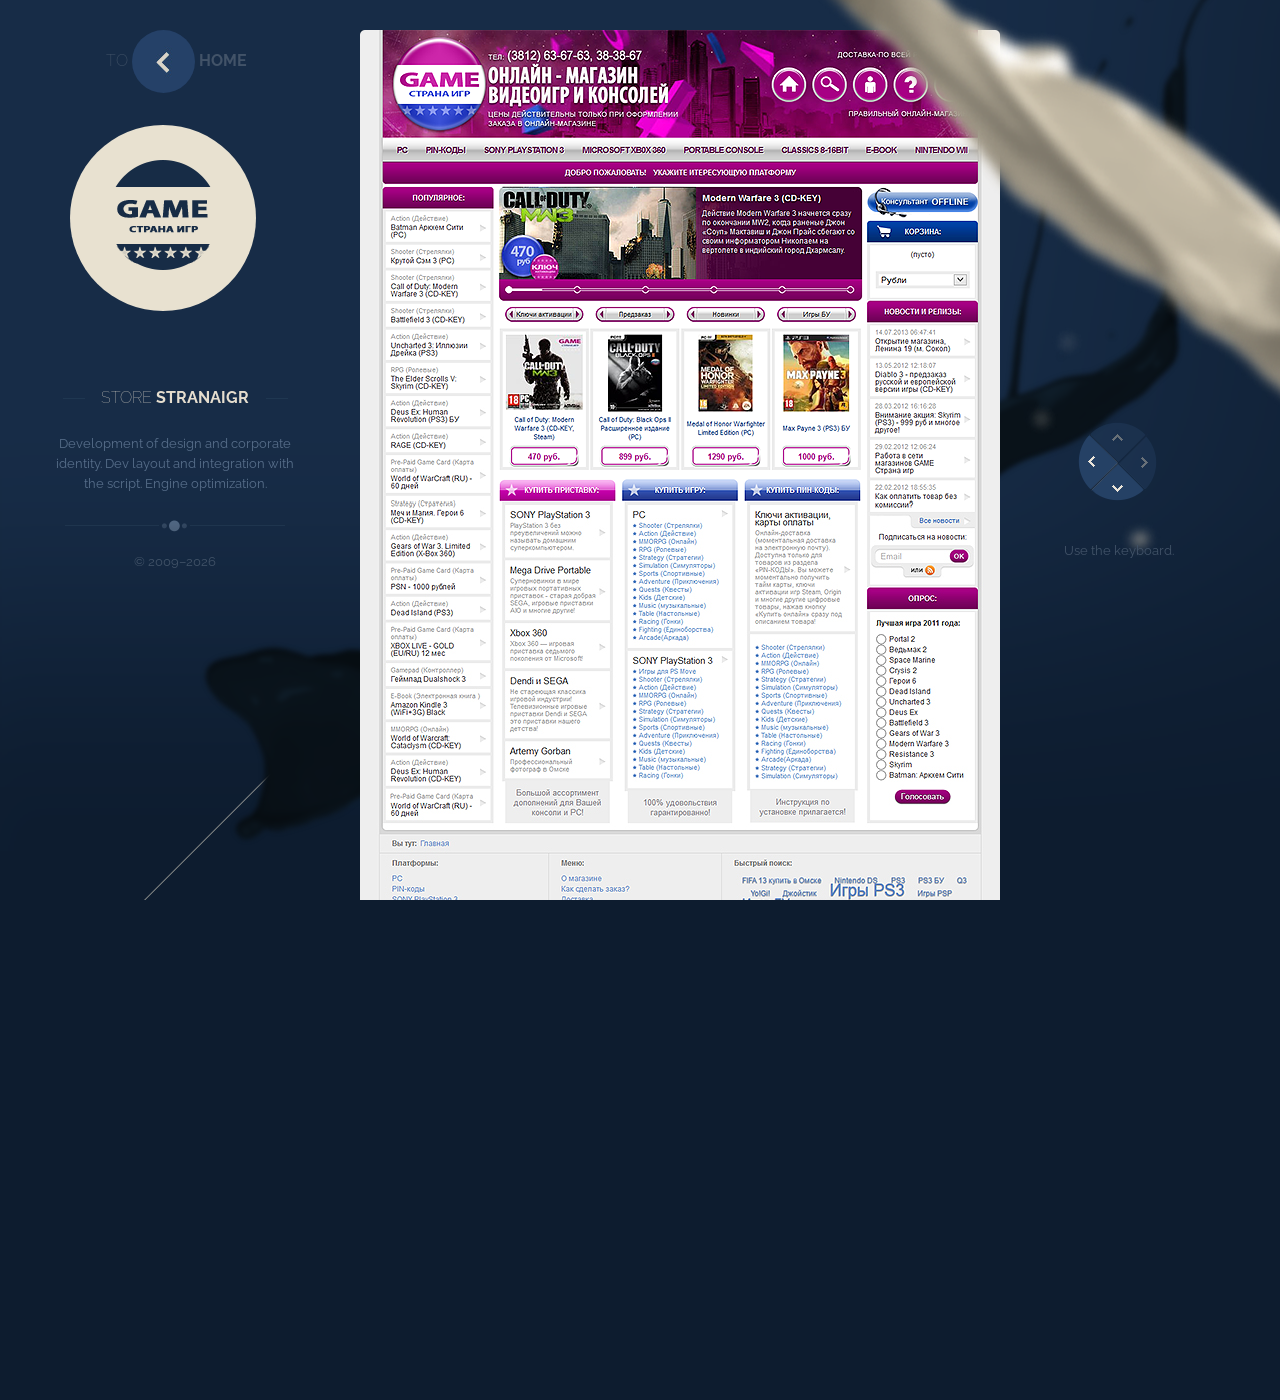
<file: stranaigr.html>
<!DOCTYPE html><html lang="en" dir="ltr"><head><meta charset="UTF-8"><title>StranaIgr | Development of design and corporate identity. Development layout and integration with the script. Search engine optimization.</title><meta name="author" content="Vitali Pavloff"><meta name="viewport" content="width=device-width,initial-scale=1"><meta name="robots" content="all"><meta name="HandheldFriendly" content="True"><link rel="stylesheet" href="css/style.css"><link rel="shortcut icon" href="img/favicon.png"></head><body class="bodyInternas"><div class="contenedor detalle internas"><div class="contentBg"><header class="principal"><a href="index.html" class="go-back">TO<div class="icon"><span></span><span class="roll"></span></div><font>HOME</font></a><div class="contentLogo"><div><img src="img/portfolio/clients-logo/stranaigr_detail.png" alt="The logo of the store"></div></div></header><section class="right-section images"><div><img src="img/portfolio/stranaigr/1.png" width="640" height="480" class="focused" alt="The image of the store"><img src="img/portfolio/stranaigr/2.jpg" width="640" height="480" alt="The image of the store"><img src="img/portfolio/stranaigr/3.jpg" width="640" height="480" alt="The image of the store"><img src="img/portfolio/stranaigr/4.jpg" width="640" height="480" alt="The image of the store"><img src="img/portfolio/stranaigr/5.png" width="640" height="550" alt="The image of the store"></div></section><div class="biography"><div class="contentFooter"><article class="txt detail"><h2>Store <span>StranaIgr</span></h2><p>Development of design and corporate identity. Dev layout and integration with the script. Engine optimization.</p></article><footer class="principal"><p>© 2009–2026</p></footer></div></div><div class="splash4" data-type="background" data-speed="3" data-yposinitial="0"></div><div class="splash5" data-type="background" data-speed="5" data-yposinitial="0"></div><div class="lines" data-type="background" data-speed="6" data-yposinitial="0"></div><div class="keyword"><span class="info">Use the keyboard.</span><p role="link" class="top inactive"><span></span></p><p role="link" class="right inactive"><span></span></p><p role="link" class="bottom"><span></span></p><p role="link" class="left"><span></span></p></div></div></div><script src="js/jquery.js"></script><script src="js/jquery.scrollTo.js"></script><script src="js/jquery.easing.js"></script><script src="js/jquery.mousewheel.js"></script><script src="js/app.js"></script><script src="js/internas.js"></script></body></html>
</file>
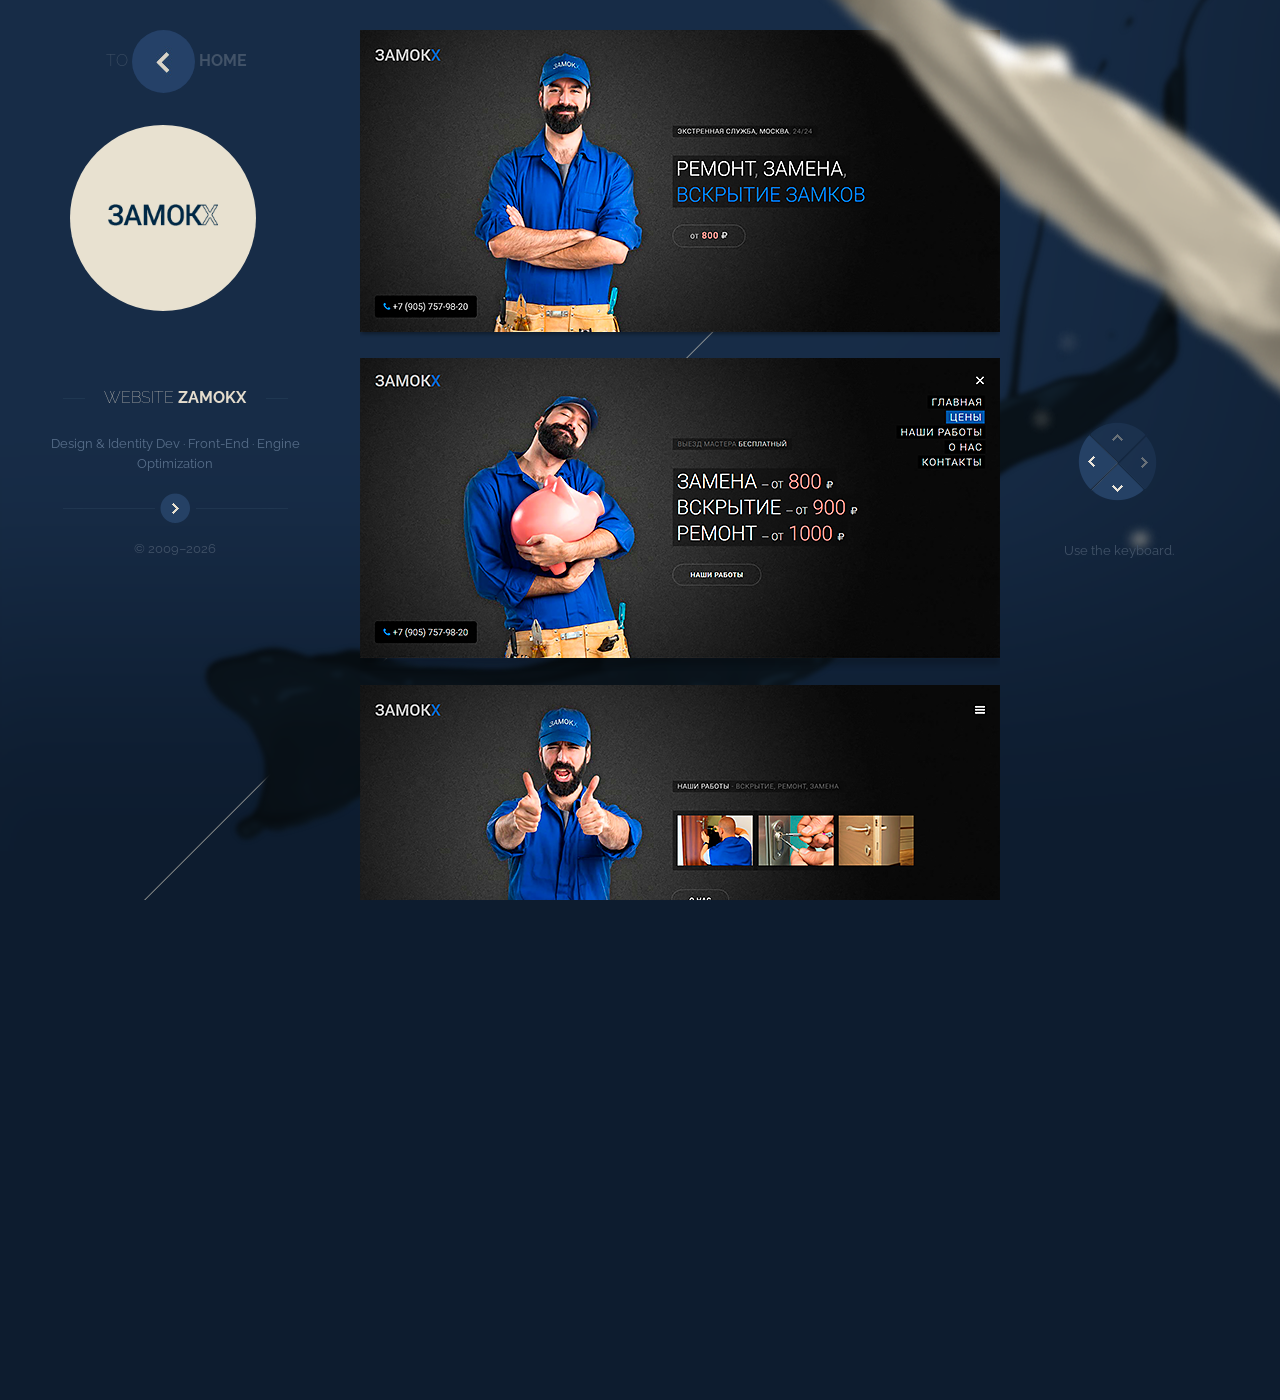
<file: zamokx.html>
<!DOCTYPE html><html lang="en" dir="ltr"><head><meta charset="UTF-8"><meta property="og:image" content="img/portfolio/zx.jpg"><title>ZamokX | Development of design and corporate identity. Development layout and integration with the script. Search engine optimization</title><meta name="author" content="Vitali Pavloff"><meta http-equiv="Content-Type" content="text/html"><meta name="viewport" content="width=device-width,initial-scale=1"><meta name="HandheldFriendly" content="True"><meta name="robots" content="all"><link rel="stylesheet" href="css/style.css"><link rel="shortcut icon" href="img/favicon.png"></head><body class="bodyInternas"><div class="contenedor detalle internas"><div class="contentBg"><header class="principal"><a href="index.html" class="go-back">TO<div class="icon"><span></span><span class="roll"></span></div><font>HOME</font></a><div class="contentLogo"><div><img src="img/portfolio/clients-logo/zx_detail.png" alt="The logo of the website"></div></div></header><section class="right-section images"><div><img src="img/portfolio/zamokx/1.png" width="640" height="480" alt="The image of the website" class="focused"> <img src="img/portfolio/zamokx/2.png" width="640" height="480" alt="The image of the website"> <img src="img/portfolio/zamokx/3.png" width="640" height="480" alt="The image of the website"> <img src="img/portfolio/zamokx/4.png" width="640" height="480" alt="The image of the website"> <img src="img/portfolio/zamokx/5.png" width="640" height="60" alt="The image of the website"></div></section><div class="contentFooter"><article class="txt detail"><h2>Website <span>ZamokX</span></h2><p>Design & Identity Dev · Front-End · Engine Optimization</p><div class="moreblock"><a rel="nofollow" href="zamokx/index.html" class="pastille pviewMore" title="Live view" target="_blank"><span class="icon">Live view</span><div class="icon roll"></div></a></div></article><footer class="principal"><p>© 2009–2026</p></footer></div><div class="splash4" data-type="background" data-speed="3" data-yposinitial="0"></div><div class="splash5" data-type="background" data-speed="5" data-yposinitial="0"></div><div class="lines" data-type="background" data-speed="6" data-yposinitial="0"></div><div class="keyword"><span class="info">Use the keyboard.</span><p class="top inactive"><span></span></p><p class="right inactive"><span></span></p><p class="bottom"><span></span></p><p class="left"><span></span></p></div></div></div><script src="js/jquery.js"></script><script src="js/jquery.scrollTo.js"></script><script src="js/jquery.easing.js"></script><script src="js/jquery.mousewheel.js"></script><script src="js/app.js"></script><script src="js/internas.js"></script></body></html>
</file>
<file: css/style.css>
@import url(https://fonts.googleapis.com/css2?family=Raleway:wght@100;200;300;400;500;600;700&display=swap);@-moz-keyframes spin{0%{-moz-transform:rotate(0)}100%{-moz-transform:rotate(360deg)}}@-webkit-keyframes spin{0%{-webkit-transform:rotate(0)}100%{-webkit-transform:rotate(360deg)}}@-o-keyframes spin{0%{-o-transform:rotate(0)}100%{-o-transform:rotate(360deg)}}@-ms-keyframes spin{0%{-ms-transform:rotate(0)}100%{-ms-transform:rotate(360deg)}}@keyframes spin{0%{transform:rotate(0)}100%{transform:rotate(360deg)}}abbr,address,article,aside,audio,b,blockquote,body,canvas,caption,cite,code,dd,del,details,dfn,div,dl,dt,em,fieldset,figcaption,figure,footer,form,h1,h2,h3,h4,h5,h6,header.principal,hgroup,html,i,iframe,images,ins,kbd,label,legend,li,mark,menu,nav,object,ol,p,pre,q,samp,section,small,span,strong,sub,summary,sup,table,tbody,td,tfoot,th,thead,time,tr,ul,var,video{margin:0;padding:0;border:0;outline:0;font-size:100%;vertical-align:baseline;background:0 0}body{line-height:1}article,aside,details,figcaption,figure,footer,header.principal,hgroup,menu,nav,section{display:block}nav ul{list-style:none}blockquote,q{quotes:none}blockquote:after,blockquote:before,q:after,q:before{content:'';content:none}a{margin:0;padding:0;font-size:100%;vertical-align:baseline;-webkit-tap-highlight-color:transparent;background:0 0;text-decoration:none;outline:0}a:active,a:focus{outline:0;outline-offset:-4px}ins{background-color:#ff9;color:#000;text-decoration:none}mark{background-color:#ff9;color:#000;font-style:italic;font-weight:700}del{text-decoration:line-through}abbr[title],dfn[title]{border-bottom:1px dotted;cursor:help}table{border-collapse:collapse;border-spacing:0}hr{display:block;height:1px;border:0;border-top:1px solid #ccc;margin:1em 0;padding:0}input,select{vertical-align:middle}li{list-style:none}strong{font-weight:700}.clearfix:after,.clearfix:before{display:table;content:""}.clearfix:after{clear:both}::selection{background:#e5ddce}::-moz-selection{background:#e5ddce}html{height:100%;overflow-x:hidden}body{font-family:Raleway;font-weight:400;position:relative;-webkit-font-smoothing:antialiased;-webkit-text-stroke:1px transparent;text-rendering:optimizeLegibility;font-size:.83rem;line-height:20px;margin:0;height:100%;-webkit-backface-visibility:hidden}body .contenedor{padding:0 50px;min-height:100%}.contenedor .contentBg{min-height:100%}.hide{display:none}a img{border:none}header.principal{padding-top:30px;top:0;position:fixed;z-index:2;width:250px}.imgProfile{width:186px;height:186px;margin:0 auto;position:relative;-moz-border-radius:100%;-webkit-border-radius:100%;border-radius:100%}.imgProfile .vitali{z-index:102;width:186px;height:186px;position:absolute;top:0;left:0;-moz-border-radius:100%;-webkit-border-radius:100%;border-radius:100%}.imgProfile:active .vitali,.imgProfile:focus .vitali,.imgProfile:hover .vitali{z-index:1;width:186px;height:186px}.imgProfile .vitali img{width:100%;height:100%}.imgProfile img{top:0;left:0;position:absolute;-moz-border-radius:100%;-webkit-border-radius:100%;border-radius:100%}.imgProfile>img{z-index:2;display:none}.imgProfile:active>img,.imgProfile:focus>img,.imgProfile:hover>img{display:block}.imgProfile .overlay{-webkit-transition:all .3s ease-in-out;-moz-transition:all .3s ease-in-out;-ms-transition:all .3s ease-in-out;-o-transition:all .3s ease-in-out;transition:all .3s ease-in-out;width:100%;height:100%;-moz-border-radius:100%;-webkit-border-radius:100%;border-radius:100%;-moz-box-shadow:0 0 0 0 rgba(255,255,255,.3) inset;-webkit-box-shadow:0 0 0 0 rgba(255,255,255,.3) inset;box-shadow:0 0 0 0 rgba(255,255,255,.3) inset;position:absolute;z-index:103}.imgProfile:active .overlay,.imgProfile:hover .overlay{-moz-box-shadow:0 0 0 6px rgba(255,255,255,.3) inset;-webkit-box-shadow:0 0 0 6px rgba(255,255,255,.3) inset;-ms-box-shadow:0 0 0 6px rgba(255,255,255,.3) inset;box-shadow:0 0 0 6px rgba(255,255,255,.3) inset}.social.like_b{margin:0;background:url(./assets/bg-footer-detalle.png) no-repeat center center}.social{background:url(./assets/bg-social.png) no-repeat center center;padding:0;width:250px;height:30px;margin:30px 0 0 0;-webkit-transform:translate3d(0,0,0);-moz-transform:translate3d(0,0,0);-o-transform:translate3d(0,0,0);-ms-transform:translate3d(0,0,0);transform:translate3d(0,0,0);-webkit-backface-visibility:hidden;-webkit-perspective:1000;text-align:center}.mx .pastille{margin:0}.pastille{display:inline-block;margin:0 2px;-webkit-transform:translate3d(0,0,0);-moz-transform:translate3d(0,0,0);-o-transform:translate3d(0,0,0);-ms-transform:translate3d(0,0,0);transform:translate3d(0,0,0);-webkit-backface-visibility:hidden;-webkit-perspective:1000}.pastille,.pastille .icon{height:30px;width:30px}.moreblock{height:30px;width:250px;background:url(./assets/moreblock.png) no-repeat center center}.pastille.pviewMore .icon{background:url(./assets/more_p.png) no-repeat 0 -30px}.pastille .icon{display:block;background:url(./assets/social-normal.png) no-repeat;position:absolute;text-indent:-5000px;-webkit-transform:translate3d(0,0,0);-moz-transform:translate3d(0,0,0);-o-transform:translate3d(0,0,0);-ms-transform:translate3d(0,0,0);transform:translate3d(0,0,0);-webkit-backface-visibility:hidden;-webkit-perspective:1000;-webkit-transition:all .3s ease-in-out;-moz-transition:all .3s ease-in-out;-ms-transition:all .3s ease-in-out;-o-transition:all .3s ease-in-out;transition:all .3s ease-in-out}.pastille .icon.roll{opacity:0;-webkit-transform:translate3d(0,0,0);-moz-transform:translate3d(0,0,0);-o-transform:translate3d(0,0,0);-ms-transform:translate3d(0,0,0);transform:translate3d(0,0,0);-webkit-backface-visibility:hidden;-webkit-perspective:1000;-webkit-transform:rotate(-90deg) scale(0) skew(0) translate(0);-moz-transform:rotate(-90deg);-o-transform:rotate(-90deg) scale(0) skew(0) translate(0);-ms-transform:rotate(-90deg) scale(0) skew(0) translate(0);transform:rotate(-90deg) scale(0) skew(0) translate(0)}.pastille.active .icon,.pastille:hover .icon{opacity:0;-webkit-transform:rotate(90deg) scale(.5) skew(0) translate(0);-moz-transform:rotate(90deg) scale(.5) skew(0) translate(0);-o-transform:rotate(90deg) scale(.5) skew(0) translate(0);-ms-transform:rotate(90deg) scale(.5) skew(0) translate(0);transform:rotate(90deg) scale(.5) skew(0) translate(0);-webkit-backface-visibility:hidden;-webkit-perspective:1000}.pastille.active .icon.roll,.pastille:hover .icon.roll{-webkit-transform:rotate(0) scale(1) skew(0) translate(0);-moz-transform:rotate(0) scale(1) skew(0) translate(0);-o-transform:rotate(0) scale(1) skew(0) translate(0);-ms-transform:rotate(0) scale(1) skew(0) translate(0);transform:rotate(0) scale(1) skew(0) translate(0);-webkit-backface-visibility:hidden;-webkit-perspective:1000;opacity:1}.pastille.facebook span{background-position:0 0}.pastille.facebook span.roll{background-position:0 -30px}.pastille.telegram span{background-position:-32px 0}.pastille.telegram span.roll{background-position:-32px -30px}.pastille.email span{background-position:-64px 0}.pastille.email span.roll{background-position:-64px -30px}.contentFooter{position:fixed;z-index:2;top:392px;text-align:center;width:250px;-webkit-transform:translate3d(0,0,0);-moz-transform:translate3d(0,0,0);-o-transform:translate3d(0,0,0);-ms-transform:translate3d(0,0,0);transform:translate3d(0,0,0);-webkit-backface-visibility:hidden;-webkit-perspective:1000}.contentFooter p{margin-bottom:19px}.bio{position:relative;-webkit-transform:translate3d(0,0,0);-moz-transform:translate3d(0,0,0);-o-transform:translate3d(0,0,0);-ms-transform:translate3d(0,0,0);transform:translate3d(0,0,0);-webkit-backface-visibility:hidden;-webkit-perspective:1000}.bio h2.title-outline{font-size:11px;text-transform:uppercase;color:#1d3656}.bio p{color:#1d3656;text-align:center}.pastille.viewMore{cursor:pointer}.pastille.viewMore .icon{background:url("./assets/more-less.png") no-repeat;width:30px;height:30px;display:block;background-position:0 0}.pastille.viewMore .icon.roll,.pastille.viewMore.active .icon.roll{background-position:0 -31px}.pastille.viewMore .loading{position:absolute;left:-10px;right:-10px;top:-10px;bottom:-10px;text-indent:0}.pastille.viewMore .loading img{max-width:100%;height:auto;-moz-animation:spin .7s infinite linear;-webkit-animation:spin .7s infinite linear;-o-animation:spin .7s infinite linear;-ms-animation:spin .7s infinite linear;animation:spin .7s infinite linear}footer.principal p{color:#a8a190;padding-top:16px;text-align:center}footer.principal p a:link{color:#9b9382;text-decoration:none}footer.principal p a:hover{color:#1d3656;text-decoration:none}footer.principal p a:visited{color:#9b9382;text-decoration:none}footer.principal p a:active{color:#9b9382;text-decoration:none}.right-section{position:absolute;top:0;left:360px;z-index:2;right:0;padding-top:0;height:100%}.keyword{display:none;position:fixed;top:50%;margin-left:1030px;height:55px;margin-top:-25px;z-index:3;width:78px;height:78px}.onepage .keyword{display:block}.keyword p,.keyword p>span{background:url("./assets/navegacion.png") no-repeat left top;width:40px;height:55px;display:block;position:absolute}.keyword .bottom,.keyword .bottom>span,.keyword .top,.keyword .top>span{width:55px;height:40px}.keyword p>span{display:none}.keyword .top{background-position:-88px 0;top:-3px;left:50%;margin-left:-28px}.keyword .top.inactive{background-position:-89px -161px}.keyword .top span{background-position:-88px -81px}.keyword .right{background-position:-41px 0;right:0;top:50%;margin-top:-30px}.keyword .right.inactive{background-position:-41px -164px}.keyword .right span{background-position:-41px -80px}.keyword .bottom{background-position:-88px -41px;bottom:0;left:50%;margin-left:-28px}.keyword .bottom.inactive{background-position:-89px -201px}.keyword .bottom span{background-position:-88px -121px}.keyword .left{background-position:0 0;left:-2px;top:50%;margin-top:-30px}.keyword .left.inactive{background-position:-1px -164px}.keyword .left span{background-position:-1px -80px}.keyword .info{position:absolute;bottom:-58px;display:block;left:-20px;right:-20px;text-align:center;color:#a8a190}.go-back{font-weight:200;color:#425368;font-size:16px;text-transform:uppercase;-webkit-transform:translate3d(0,0,0);-moz-transform:translate3d(0,0,0);-o-transform:translate3d(0,0,0);-ms-transform:translate3d(0,0,0);transform:translate3d(0,0,0);height:65px;line-height:61px;display:block;padding:0 0 0 56px;margin:0 auto 30px auto}.go-back font{font-weight:700}.go-back>.icon{width:63px;height:63px;margin:0 4px 0 4px;display:inline-block;vertical-align:middle;-webkit-transform:translate3d(0,0,0);-webkit-transform:translate3d(0,0,0);-moz-transform:translate3d(0,0,0);-o-transform:translate3d(0,0,0);-ms-transform:translate3d(0,0,0);transform:translate3d(0,0,0)}.go-back>.icon span{background:url("./assets/go-back.jpg") no-repeat top left;display:block;position:absolute;border-radius:50%;width:63px;height:63px;text-indent:-5000px;-webkit-transform:translate3d(0,0,0);-moz-transform:translate3d(0,0,0);-o-transform:translate3d(0,0,0);-ms-transform:translate3d(0,0,0);transform:translate3d(0,0,0);-webkit-backface-visibility:hidden;-webkit-transition:all .3s ease-in-out;-moz-transition:all .3s ease-in-out;-ms-transition:all .3s ease-in-out;-o-transition:all .3s ease-in-out;transition:all .3s ease-in-out}.go-back>.icon span.roll{opacity:0;background-position:bottom left;-webkit-transform:translate3d(0,0,0);-moz-transform:translate3d(0,0,0);-o-transform:translate3d(0,0,0);-ms-transform:translate3d(0,0,0);transform:translate3d(0,0,0);-webkit-backface-visibility:hidden;-webkit-transform:rotate(-90deg) scale(0) skew(0) translate(0);-moz-transform:rotate(-90deg) scale(0) skew(0) translate(0);-o-transform:rotate(-90deg) scale(0) skew(0) translate(0);-ms-transform:rotate(-90deg) scale(0) skew(0) translate(0);transform:rotate(-90deg) scale(0) skew(0) translate(0)}.go-back:hover>.icon span{opacity:0;-webkit-transform:rotate(90deg) scale(.5) skew(0) translate(0);-moz-transform:rotate(90deg) scale(.5) skew(0) translate(0);-o-transform:rotate(90deg) scale(.5) skew(0) translate(0);-ms-transform:rotate(90deg) scale(.5) skew(0) translate(0);transform:rotate(90deg) scale(.5) skew(0) translate(0);-webkit-backface-visibility:hidden}.go-back:hover>.icon span.roll{-webkit-transform:rotate(0) scale(1) skew(0) translate(0);-moz-transform:rotate(0) scale(1) skew(0) translate(0);-o-transform:rotate(0) scale(1) skew(0) translate(0);-ms-transform:rotate(0) scale(1) skew(0) translate(0);transform:rotate(0) scale(1) skew(0) translate(0);-webkit-backface-visibility:hidden;opacity:1}.mainlogo{display:block;width:225px;height:65px;margin:0 auto 30px auto}#loading{font-weight:400;position:fixed;left:-600px;right:-600px;top:-600px;bottom:-600px;z-index:1000;-webkit-transform:rotate(-45deg);-moz-transform:rotate(-45deg);-o-transform:rotate(-45deg);-ms-transform:rotate(-45deg);transform:rotate(-45deg)}#loading .parts{background:#d0c7b2;position:absolute;width:100%;height:50%}#loading .parts.animate{-webkit-transition:height .6s ease-in-out;-moz-transition:height .6s ease-in-out;-o-transition:height .6s ease-in-out;-ms-transition:height .6s ease-in-out;transition:height .6s ease-in-out}#loading .parts.off{height:0}#loading .parts.top{top:0}#loading .parts.bottom{bottom:0}#loading .cont{position:absolute;left:50%;top:50%;margin-left:-30px;margin-top:-30px;width:60px;height:60px;-webkit-transform:rotate(45deg);-moz-transform:rotate(45deg);-o-transform:rotate(45deg);-ms-transform:rotate(45deg);transform:rotate(45deg)}#loading .cont img{position:absolute;top:0;left:0;z-index:0;-moz-animation:spin 1s infinite linear;-webkit-animation:spin 1s infinite linear;-o-animation:spin 1s infinite linear;-ms-animation:spin 1s infinite linear;animation:spin 1s infinite linear}#loading div p{color:#fff;position:absolute;z-index:2;text-align:center;left:0;right:0;top:18px;font-size:16px}.lines{background:url("./assets/lineas.png") repeat-y top left;position:fixed;top:0;left:0;right:0;bottom:0;z-index:-1}.internas .lines{background:url("./assets/lineas-detalle.png") repeat-y top left;z-index:0}.section-wrapper{position:fixed;opacity:0;left:0;top:0;right:0;bottom:0;z-index:1000;margin-left:50px}html.onepage{overflow:hidden}.onepage .contenedor .contentBg{padding-bottom:500px}.onepage .bullets{position:fixed;top:35%;right:30px;z-index:2}.onepage .bullets a{display:block;width:12px;height:12px;margin-bottom:8px;border-radius:50%;background:#fff;cursor:pointer;position:relative;-webkit-transition:all .2s ease-in-out;-moz-transition:all .2s ease-in-out;-o-transition:all .2s ease-in-out;-ms-transition:all .2s ease-in-out;transition:all .2s ease-in-out;color:#ded7c5;font-size:13px;font-weight:500;text-transform:uppercase}.onepage .bullets a.active,.onepage .bullets a:hover{background:#254165}.onepage .bullets a span{opacity:0;display:block;-webkit-transition:opacity .2s ease-in-out;-moz-transition:opacity .2s ease-in-out;-o-transition:opacity .2s ease-in-out;-ms-transition:opacity .2s ease-in-out;transition:opacity .2s ease-in-out;right:19px;position:absolute;background:#254165;padding:3px 30px;top:-5px;border-radius:20px;width:auto;white-space:nowrap}.onepage .bullets a span:before{content:" ";display:block;position:absolute;right:-6px;width:7px;height:7px;top:9px;background:0 0}.lt-ie9 .bullets a span:before{display:none}.onepage .bullets a:hover span{opacity:1}@media only screen and (max-width:970px){.bullets{display:none}}@media only screen and (max-width:480px){body .contenedor,body .contenedor.home{padding:0 30px}.section-wrapper{position:absolute}.onepage .contentFooter,.onepage .right-section,.onepage header.principal{position:static;width:250px;margin:0 auto;left:auto;top:auto}html.onepage{overflow:scroll}.onepage .contenedor .contentBg{padding-bottom:0}.contentFooter,.right-section,header.principal{position:relative;z-index:2;max-width:250px;margin:0 auto;left:auto;top:auto}.contentFooter{padding-bottom:10px}.social{margin:30px auto 0 auto}}.biography .social{background:url(./assets/bg-social-biography.png) no-repeat}.biography .pastille .icon{background:url(./assets/social-bio.png) no-repeat}.biography .pastille.facebook span{background-position:0 0}.biography .pastille.facebook span.roll{background-position:0 -30px}.biography .pastille.telegram span{background-position:-32px 0}.biography .pastille.telegram span.roll{background-position:-32px -30px}.biography .pastille.email span{background-position:-64px 0}.biography .pastille.email span.roll{background-position:-64px -30px}.biography .bio{padding-bottom:0}.biography .bio p{color:#586f8b}.biography footer.principal p{color:#425368}.biography footer.principal p a:link{color:#586f8b;text-decoration:none}.biography footer.principal p a:hover{color:#b9a28a;text-decoration:none}.biography footer.principal p a:visited{color:#586f8b;text-decoration:none}.biography footer.principal p a:active{color:#586f8b;text-decoration:none}.biography .bio .pastille.viewMore .icon{background-position:0 -31px}.biography .bio .pastille.viewMore .icon.roll{background-position:0 0}.biography .contentFooter footer{background:url("./assets/bg-footer-detalle.png") no-repeat center top;width:250px;padding-top:16px;margin-top:26px}.biography .bio-large section{max-width:640px;margin-right:70px;overflow:hidden}.biography .bio-large h2{font-size:30px}.biography .bio-large h1{font-size:45px}.biography .bio-large h1,.biography .bio-large h2{margin-top:60px;color:#586f8b;font-weight:200;text-transform:uppercase;line-height:55px;padding-top:77px;border-top:1px solid #043d60;margin-bottom:44px}.biography .bio-large h4{font-size:16px;font-weight:700;color:#b9a28a;text-transform:uppercase;margin-bottom:15px}.biography .bio-large p.remarc{text-transform:uppercase;margin:15px 0 20px 0;font-size:16px;font-weight:400}.biography .bio-large a,.biography .bio-large li,.biography .bio-large p{color:#586f8b}.biography .bio-large p{margin-bottom:12px}.biography .bio-large a:hover{color:#b9a28a}.biography .bio-large .link_s{float:left;width:24%;margin-right:6%}.biography .bio-large .link_s li{margin-bottom:5px}.biography .bio-large .tr_s{margin-top:52px}@media only screen and (max-width:940px){.biography .bio-large h1{font-size:25px}.biography .bio-large h2{font-size:20px}.biography .bio-large h1,.biography .bio-large h2{line-height:30px;padding-top:20px;margin-bottom:20px}.biography .bio-large h4{margin-top:10px;font-size:13px}.biography .bio-large .link_s{float:none;width:auto;margin-right:0}}@media only screen and (max-width:730px){.biography .bio-large h1{font-size:25px;line-height:30px;border:none;padding-top:5px}.biography .bio-large p.remarc{font-size:13px}.biography .bio-large h2{font-size:18px;line-height:25px}.onepage .biography .keyword{display:none}}@media only screen and (max-width:480px){.biography .bio{display:none}.biography .bio-large section{margin-right:0;text-align:center}}.detalle .contentLogo{width:186px;height:186px;background:#e8e1d0;border-radius:100%;display:table;text-align:center;margin-left:20px}.detalle .contentLogo img{max-width:110px}.detalle .contentLogo>div{display:table-cell;vertical-align:middle}.detalle .contentFooter{color:#586f8b}.detalle .contentFooter h2{color:#e5ddce;font-weight:100;font-size:16px;text-transform:uppercase;margin:-9px 0 21px 0;background:url("./assets/bg-name-project.png") no-repeat center center;height:30px;line-height:29px;width:250px;text-align:center}.detalle .contentFooter h2 span{font-weight:700}.detalle footer.principal p{color:#425368}.detalle footer.principal p a:link{color:#586f8b;text-decoration:none}.detalle footer.principal p a:hover{color:#b9a28a;text-decoration:none}.detalle footer.principal p a:visited{color:#586f8b;text-decoration:none}.detalle footer.principal p a:active{color:#586f8b;text-decoration:none}.detalle .images div{margin-right:50px}.detalle .images div img{display:block;max-width:100%;height:auto;margin-bottom:0;min-width:233px}.detalle .images div img:first-child{padding-top:30px}@media only screen and (max-width:480px){.detalle .go-back{width:175px;margin:0 auto 28px auto}.detalle .contentLogo{margin:0 auto}}body{background:#d6cab4 url("./assets/bg.jpg") no-repeat top left;background-attachment:fixed;background-size:cover}.home .lista-portfolio a{display:block;max-width:370px;min-width:250px;position:relative;line-height:0;margin-top:30px;margin-right:50px;overflow:hidden;-webkit-transform:translate3d(0,0,0);-moz-transform:translate3d(0,0,0);-o-transform:translate3d(0,0,0);-ms-transform:translate3d(0,0,0);transform:translate3d(0,0,0);-webkit-backface-visibility:hidden;-webkit-perspective:1000;border-radius:100%}.home .lista-portfolio a>img{max-width:100%;height:auto;border-radius:100%}.home .lista-portfolio a>.roll{position:absolute;top:0;left:0;width:100%;height:100%;text-align:center;border-radius:100%;background:rgba(37,65,101,.8);opacity:0;-webkit-transition:all .4s ease-in-out;-moz-transition:all .4s ease-in-out;-o-transition:all .4s ease-in-out;-ms-transition:all .4s ease-in-out;transition:all .4s ease-in-out;-webkit-backface-visibility:hidden;-webkit-transform:scale(.95);-moz-transform:scale(.95);-o-transform:scale(.95);-ms-transform:scale(.95);transform:scale(.95);-webkit-backface-visibility:hidden}.home .lista-portfolio a>.roll:before{display:inline-block;height:100%;vertical-align:middle;content:""}.home .lista-portfolio a.active .roll,.home .lista-portfolio a:hover .roll{-webkit-transform:scale(1);-moz-transform:scale(1);-o-transform:scale(1);-ms-transform:scale(1);transform:scale(1);-webkit-backface-visibility:hidden;-webkit-perspective:1000;opacity:1}.home .lista-portfolio a>.roll .content_roll{display:inline-block;vertical-align:middle}.home .lista-portfolio a>.roll .content_roll h3{font-weight:400;font-size:14px;line-height:20px;color:#e8e1d0;text-transform:uppercase;margin-top:25px}.home .lista-portfolio a>.roll .content_roll h3 span{font-weight:700}.home .lista-portfolio .loading{position:absolute;left:10px;right:8px;top:9px;bottom:10px}.home .lista-portfolio .loading img{max-width:100%;height:auto;-moz-animation:spin 1s infinite linear;-webkit-animation:spin 1s infinite linear;-o-animation:spin 1s infinite linear;-ms-animation:spin 1s infinite linear;animation:spin 1s infinite linear}.home .splash1{background:url("./assets/splash1.png") no-repeat 0 25px;position:fixed;width:1275px;height:840px;top:0;left:65px;z-index:1}.home .splash2{background:url("./assets/splash2.png") no-repeat 0 0;position:absolute;width:822px;height:661px;top:-20px;left:700px;z-index:2}.home .splash3{background:url("./assets/splash2.png") no-repeat 0 0;position:absolute;width:822px;height:661px;top:1340px;left:-110px;z-index:0}.home .splash4{background:url("./assets/splash2.png") no-repeat 0 0;position:absolute;width:822px;height:661px;left:-300px;top:1900px;z-index:0}.home .keyword{margin-left:760px}.onepage .home .splash1{position:fixed}.onepage .home .splash2{position:fixed}.onepage .home .splash3{background:url("./assets/splash2.png") no-repeat 0 1290px;position:fixed;top:0;bottom:0;height:auto;z-index:1}.onepage .home .splash4{background:url("./assets/splash2.png") no-repeat 0 1900px;position:fixed;top:0;bottom:0;height:auto}@media only screen and (max-width:720px){.home .keyword{display:none}}@media only screen and (max-width:480px){.onepage .home .contentFooter,.onepage .home .right-section,.onepage .home header.principal{position:relative;z-index:1}.home .lista-portfolio a{margin-right:0}.home .lista-portfolio a>.roll h3{font-size:11px}.home .lista-portfolio .loading:before{bottom:15px}.mobbullets{background:url("./assets/mobbulles.png") no-repeat 0 0;position:absolute;width:266px;height:350px;top:0;left:20px;z-index:0}.mobbullet{background:url("./assets/mobbulle.png") no-repeat 0 0;position:absolute;width:40px;height:40px;top:295px;left:45px;z-index:0}.home .splash1,.home .splash2,.home .splash3,.home .splash4,.lines{display:none}.home .splash1{position:absolute}.social.like_b{margin:0 auto}}.bodyInternas,.onepage .internas.contenedor{background:#0d1c2f url("./assets/bg-detalle.png") no-repeat top left;background-attachment:fixed;background-size:cover}.internas .splash4{background:url("./assets/splash4.png") no-repeat 0 0;position:fixed;width:765px;height:680px;top:-100px;right:-230px;z-index:2}.internas .splash5{background:url("./assets/splash5.png") no-repeat 0 0;position:fixed;width:1038px;height:990px;top:-100px;margin-left:150px;z-index:1}.internas .keyword .top{background-position:-88px -81px}.internas .keyword .top.inactive{background-position:-89px -242px}.internas .keyword .top span{background-position:-88px 0}.internas .keyword .right{background-position:-41px -80px}.internas .keyword .right.inactive{background-position:-41px -244px}.internas .keyword .right span{background-position:-41px 0}.internas .keyword .bottom{background-position:-88px -121px}.internas .keyword .bottom.inactive{background-position:-89px -281px}.internas .keyword .bottom span{background-position:-88px -41px}.internas .keyword .left{background-position:-1px -80px}.internas .keyword .left.inactive{background-position:-1px -244px}.internas .keyword .left span{background-position:0 0}.internas .keyword .info{color:#425368}.onepage .internas .right-section{overflow:hidden;bottom:auto}@media only screen and (max-width:1000px){.onepage .internas .keyword{left:auto;right:5px}}@media only screen and (max-width:480px){.biography .bio-large h1{margin-top:25px;border:none;padding-top:5px}.onepage .internas .right-section{overflow:auto!important;height:auto!important;min-height:100%}.onepage .internas .right-section>div{height:auto!important}.internas .splash4,.internas .splash5{display:none}.onepage .internas .keyword{display:none}}#___plusone_0{width:57px!important}.right-section.images.offer42{padding-top:40px}.right-section.images.offer42 img{padding:0!important;margin-bottom:40px!important;-moz-box-shadow:rgba(0,0,0,.09) 0 2px 1px,rgba(0,0,0,.09) 0 4px 2px,rgba(0,0,0,.09) 0 8px 4px,rgba(0,0,0,.09) 0 16px 8px,rgba(0,0,0,.09) 0 32px 16px;-webkit-box-shadow:rgba(0,0,0,.09) 0 2px 1px,rgba(0,0,0,.09) 0 4px 2px,rgba(0,0,0,.09) 0 8px 4px,rgba(0,0,0,.09) 0 16px 8px,rgba(0,0,0,.09) 0 32px 16px;-ms-box-shadow:rgba(0,0,0,.09) 0 2px 1px,rgba(0,0,0,.09) 0 4px 2px,rgba(0,0,0,.09) 0 8px 4px,rgba(0,0,0,.09) 0 16px 8px,rgba(0,0,0,.09) 0 32px 16px;box-shadow:rgba(0,0,0,.09) 0 2px 1px,rgba(0,0,0,.09) 0 4px 2px,rgba(0,0,0,.09) 0 8px 4px,rgba(0,0,0,.09) 0 16px 8px,rgba(0,0,0,.09) 0 32px 16px}
</file>
<file: zamokx/css/style.css>
/* ----------------------------------------------------------------
	Basic
-----------------------------------------------------------------*/

dl, dt, dd, ol, ul, li {
	margin: 0;
	padding: 0;
}

.clear {
	clear: both;
	display: block;
	font-size: 0px;
	height: 0px;
	line-height: 0;
	width: 100%;
	overflow:hidden;
}

::selection {
	background: #1ABC9C;
	color: #FFF;
	text-shadow: none;
}

::-moz-selection {
	background: #1ABC9C; /* Firefox */
	color: #FFF;
	text-shadow: none;
}

::-webkit-selection {
	background: #1ABC9C; /* Safari */
	color: #FFF;
	text-shadow: none;
}

:active,
:focus { outline: none !important; }


/* ----------------------------------------------------------------
	Typography
-----------------------------------------------------------------*/


body{
	line-height: 1.5;
	color: #555;
	font-family: 'Roboto-Medium', sans-serif;
}

a {
	text-decoration: none !important;
	color: #1ABC9C;
}

a:hover { color: #222; }

a img { border: none; }

img { max-width: 100%; }

iframe { border: none !important; }


/* ----------------------------------------------------------------
	Basic Layout Styles
-----------------------------------------------------------------*/


h1,
h2,
h3,
h4,
h5,
h6 {
	color: #444;
	font-weight: 600;
	line-height: 1.5;
	margin: 0 0 30px 0;
}

h5,
h6 { margin-bottom: 20px; }

h1 { font-size: 36px; }

h2 { font-size: 30px; }

h3 { font-size: 24px; }

h4 { font-size: 18px; }

h5 { font-size: 14px; }

h6 { font-size: 12px; }

h4 { font-weight: 600; }

h5,
h6 { font-weight: bold; }

h1 > span:not(.nocolor),
h2 > span:not(.nocolor),
h3 > span:not(.nocolor),
h4 > span:not(.nocolor),
h5 > span:not(.nocolor),
h6 > span:not(.nocolor) { color: #1ABC9C; }

p,
pre,
ul,
ol,
dl,
dd,
blockquote,
address,
table,
fieldset,
form { margin-bottom: 30px; }




/* ----------------------------------------------------------------
	Helper Classes
-----------------------------------------------------------------*/
.uppercase { text-transform: uppercase !important; }

.lowercase { text-transform: lowercase !important; }

.capitalize { text-transform: capitalize !important; }

.nott { text-transform: none !important; }

.tright { text-align: right !important; }

.tleft { text-align: left !important; }

.fright { float: right !important; }

.fleft { float: left !important; }

.fnone { float: none !important; }

.ohidden {
	position: relative;
	overflow: hidden !important;
}

#wrapper {
	position: relative;
	float: none;
	width: 1220px;
	margin: 0 auto;
	background-color: #FFF;
	box-shadow: 0 0 10px rgba(0,0,0,0.1);
	-moz-box-shadow: 0 0 10px rgba(0,0,0,0.1);
	-webkit-box-shadow: 0 0 10px rgba(0,0,0,0.1);
}

.line,
.double-line {
	clear: both;
	position: relative;
	width: 100%;
	margin: 60px 0;
	border-top: 1px solid #EEE;
}

.line.line-sm { margin: 30px 0; }

span.middot {
	display: inline-block;
	margin: 0 5px;
}

.double-line { border-top: 3px double #E5E5E5; }

.emptydiv {
	display: block !important;
	position: relative !important;
}

.allmargin { margin: 50px !important; }

.leftmargin { margin-left: 50px !important; }

.rightmargin { margin-right: 50px !important; }

.topmargin { margin-top: 50px !important; }

.bottommargin { margin-bottom: 50px !important; }

.clear-bottommargin { margin-bottom: -50px !important; }

.allmargin-sm { margin: 30px !important; }

.leftmargin-sm { margin-left: 30px !important; }

.rightmargin-sm { margin-right: 30px !important; }

.topmargin-sm { margin-top: 30px !important; }

.bottommargin-sm { margin-bottom: 30px !important; }

.clear-bottommargin-sm { margin-bottom: -30px !important; }

.allmargin-lg { margin: 80px !important; }

.leftmargin-lg { margin-left: 80px !important; }

.rightmargin-lg { margin-right: 80px !important; }

.topmargin-lg { margin-top: 80px !important; }

.bottommargin-lg { margin-bottom: 80px !important; }

.clear-bottommargin-lg { margin-bottom: -80px !important; }

.nomargin {margin: 0 !important; }

.noleftmargin { margin-left: 0 !important; }

.norightmargin { margin-right: 0 !important; }

.notopmargin { margin-top: 0 !important; }

.nobottommargin { margin-bottom: 0 !important; }

.header-stick { margin-top: -50px !important; }

.content-wrap .header-stick { margin-top: -80px !important; }

.footer-stick { margin-bottom: -50px !important; }

.content-wrap .footer-stick { margin-bottom: -80px !important; }

.noborder { border: none !important; }

.noleftborder { border-left: none !important; }

.norightborder { border-right: none !important; }

.notopborder { border-top: none !important; }

.nobottomborder { border-bottom: none !important; }

.noradius { -webkit-border-radius: 0 !important; -moz-border-radius: 0 !important; -ms-border-radius: 0 !important; -o-border-radius: 0 !important; border-radius: 0 !important; }

.col-padding { padding: 60px; }

.nopadding { padding: 0 !important; }

.noleftpadding { padding-left: 0 !important; }

.norightpadding { padding-right: 0 !important; }

.notoppadding { padding-top: 0 !important; }

.nobottompadding { padding-bottom: 0 !important; }

.noabsolute { position: relative !important; }

.noshadow { box-shadow: none !important; }

.hidden { display: none !important; }

.nothidden { display: block !important; }

.inline-block {
	float: none !important;
	display: inline-block !important;
}

.center { text-align: center !important; }

.divcenter {
	position: relative !important;
	float: none !important;
	margin-left: auto !important;
	margin-right: auto !important;
}

.bgcolor,
.bgcolor #header-wrap { background-color: #1ABC9C !important; }

.color { color: #1ABC9C !important; }

.border-color { border-color: #1ABC9C !important; }

.nobg { background: none !important; }

.nobgcolor { background-color: transparent !important; }

.t300 { font-weight: 300 !important; }

.t400 { font-weight: 400 !important; }

.t500 { font-weight: 500 !important; }

.t600 { font-weight: 600 !important; }

.t700 { font-weight: 700 !important; }

.ls0 { letter-spacing: 0px !important; }

.ls1 { letter-spacing: 1px !important; }

.ls2 { letter-spacing: 2px !important; }

.ls3 { letter-spacing: 3px !important; }

.ls4 { letter-spacing: 4px !important; }

.ls5 { letter-spacing: 5px !important; }

.noheight { height: 0 !important; }

.nolineheight { line-height: 0 !important; }


.bgicon {
	display: block;
	position: absolute;
	bottom: -60px;
	right: -50px;
	font-size: 210px;
	color: rgba(0,0,0,0.1);
}

.imagescale,
.imagescalein {
	display: block;
	overflow: hidden;
}

.imagescale img,
.imagescalein img {
	-webkit-transform: scale(1.1);
	transform: scale(1.1);
	-webkit-transition: all 1s ease;
	transition: all 1s ease;
}

.imagescale:hover img {
	-webkit-transform: scale(1);
	transform: scale(1);
}

.imagescalein img {
	-webkit-transform: scale(1);
	transform: scale(1);
}

.imagescalein:hover img {
	-webkit-transform: scale(1.1);
	transform: scale(1.1);
}

.grayscale {
	filter: brightness(80%) grayscale(1) contrast(90%);
	-webkit-filter: brightness(80%) grayscale(1) contrast(90%);
	-moz-filter: brightness(80%) grayscale(1) contrast(90%);
	-o-filter: brightness(80%) grayscale(1) contrast(90%);
	-ms-filter: brightness(80%) grayscale(1) contrast(90%);
	transition: 1s filter ease;
	-webkit-transition: 1s -webkit-filter ease;
	-moz-transition: 1s -moz-filter ease;
	-ms-transition: 1s -ms-filter ease;
	-o-transition: 1s -o-filter ease;
}

.grayscale:hover {
	filter: brightness(100%) grayscale(0);
	-webkit-filter: brightness(100%) grayscale(0);
	-moz-filter: brightness(100%) grayscale(0);
	-o-filter: brightness(100%) grayscale(0);
	-ms-filter: brightness(100%) grayscale(0);
}

/* MOVING BG -  TESTIMONIALS */
.bganimate {
	-webkit-animation:BgAnimated 30s infinite linear;
	 -moz-animation:BgAnimated 30s infinite linear;
		-ms-animation:BgAnimated 30s infinite linear;
		 -o-animation:BgAnimated 30s infinite linear;
			animation:BgAnimated 30s infinite linear;
}
 @-webkit-keyframes BgAnimated {
	from  {background-position:0 0;}
	to    {background-position:0 400px;}
	}
 @-moz-keyframes BgAnimated {
	from  {background-position:0 0;}
	to    {background-position:0 400px;}
	}
 @-ms-keyframes BgAnimated {
	from  {background-position:0 0;}
	to    {background-position:0 400px;}
	}
 @-o-keyframes BgAnimated {
	from  {background-position:0 0;}
	to    {background-position:0 400px;}
	}
 @keyframes BgAnimated {
	from  {background-position:0 0;}
	to    {background-position:0 400px;}
	}


.input-block-level {
	display: block;
	width: 100% !important;
	min-height: 30px;
	-webkit-box-sizing: border-box;
	-moz-box-sizing: border-box;
	box-sizing: border-box;
}

.vertical-middle {
	height: auto !important;
	left: 0;
}

.magnific-max-width .mfp-content { max-width: 800px; }


/* ----------------------------------------------------------------
	Sections
-----------------------------------------------------------------*/


.section {
	position: relative;
	margin: 60px 0;
	padding: 60px 0;
	background-color: #F9F9F9;
	overflow: hidden;
}

.parallax {
	background-color: transparent;
	background-attachment: fixed;
	background-position: 50% 0;
	background-repeat: no-repeat;
	overflow: hidden;
}

.mobile-parallax,
.video-placeholder {
	background-size: cover !important;
	background-attachment: scroll !important;
	background-position: center center;
}

.section .container { z-index: 2; }

.section .container + .video-wrap { z-index: 1; }

.revealer-image {
	position: relative;
	bottom: -100px;
	transition: bottom .3s ease-in-out;
	-webkit-transition: bottom .3s ease-in-out;
	-o-transition: bottom .3s ease-in-out;
}

.section:hover .revealer-image { bottom: -50px; }


/* ----------------------------------------------------------------
	Columns & Grids
-----------------------------------------------------------------*/


.postcontent { width: 860px; }
.postcontent.bothsidebar { width: 580px; }
.sidebar { width: 240px; }
.col_full { width: 100%; }
.col_half { width: 48%; }
.col_one_third { width: 30.63%; }
.col_two_third { width: 65.33%; }
.col_one_fourth { width: 22%; }
.col_three_fourth { width: 74%; }
.col_one_fifth { width: 16.8%; }
.col_two_fifth { width: 37.6%; }
.col_three_fifth { width: 58.4%; }
.col_four_fifth { width: 79.2%; }
.col_one_sixth { width: 13.33%; }
.col_five_sixth { width: 82.67%; }
body.stretched .container-fullwidth {
	position: relative;
	padding: 0 60px;
	width: 100%;
}

.postcontent,
.sidebar,
.col_full,
.col_half,
.col_one_third,
.col_two_third,
.col_three_fourth,
.col_one_fourth,
.col_one_fifth,
.col_two_fifth,
.col_three_fifth,
.col_four_fifth,
.col_one_sixth,
.col_five_sixth {
	display: block;
	position: relative;
	margin-right: 4%;
	margin-bottom: 50px;
	float: left;
}

.postcontent,
.sidebar { margin-right: 40px; }

.col_full {
	clear: both;
	float: none;
	margin-right: 0;
}

.postcontent.col_last,
.sidebar.col_last { float: right; }

.col_last {
	margin-right: 0 !important;
	clear: right;
}


/* ----------------------------------------------------------------
	Flex Slider
-----------------------------------------------------------------*/


.fslider,
.fslider .flexslider,
.fslider .slider-wrap,
.fslider .slide,
.fslider .slide > a,
.fslider .slide > img,
.fslider .slide > a > img {
	position: relative;
	display: block;
	width: 100%;
	height: auto;
	overflow: hidden;
	-webkit-backface-visibility: hidden;
}

.fslider { min-height: 32px; }


.flex-container a:active,
.flexslider a:active,
.flex-container a:focus,
.flexslider a:focus  { outline: none; border: none; }
.slider-wrap,
.flex-control-nav,
.flex-direction-nav {margin: 0; padding: 0; list-style: none; border: none;}

.flexslider {position: relative;margin: 0; padding: 0;}
.flexslider .slider-wrap > .slide {display: none; -webkit-backface-visibility: hidden;}
.flexslider .slider-wrap img {width: 100%; display: block;}
.flex-pauseplay span {text-transform: capitalize;}

.slider-wrap:after {content: "."; display: block; clear: both; visibility: hidden; line-height: 0; height: 0;}
html[xmlns] .slider-wrap {display: block;}
* html .slider-wrap {height: 1%;}

.no-js .slider-wrap > .slide:first-child {display: block;}

.flex-viewport {
	max-height: 2000px;
	-webkit-transition: all 1s ease;
	-o-transition: all 1s ease;
	transition: all 1s ease;
}

.flex-control-nav {
	position: absolute;
	z-index: 10;
	text-align: center;
	top: 14px;
	right: 10px;
	margin: 0;
}

.flex-control-nav li {
	float: left;
	display: block;
	margin: 0 3px;
	width: 10px;
	height: 10px;
}

.flex-control-nav li a {
	display: block;
	cursor: pointer;
	text-indent: -9999px;
	width: 10px !important;
	height: 10px !important;
	border: 1px solid #FFF;
	border-radius: 50%;
	transition: all .3s ease-in-out;
	-webkit-transition: all .3s ease-in-out;
	-o-transition: all .3s ease-in-out;
}

.flex-control-nav li:hover a,
.flex-control-nav li a.flex-active { background-color: #FFF; }


/* ----------------------------------------------------------------
	Top Bar
-----------------------------------------------------------------*/


#top-bar {
	position: relative;
	border-bottom: 1px solid #EEE;
	height: 45px;
	line-height: 44px;
	font-size: 13px;
}


#top-bar .col_half { width: auto; }


/* Top Links
---------------------------------*/


.top-links {
	position: relative;
	float: left;
}

.top-links ul {
	margin: 0;
	list-style: none;
}

.top-links ul li {
	float: left;
	position: relative;
	height: 44px;
	border-left: 1px solid #EEE;
}

.top-links ul li:first-child,
.top-links ul ul li { border-left: 0 !important; }

.top-links li > a {
	display: block;
	padding: 0 12px;
	font-size: 12px;
	font-weight: 600;
	text-transform: uppercase;
	height: 44px;
	color: #666;
}

.top-links li i {
	position: relative;
	top: 1px;
}

.top-links li i.icon-angle-down { margin: 0 0 0 5px !important; }

.top-links li i:first-child { margin-right: 3px; }

.top-links li.full-icon i {
	top: 2px;
	font-size: 14px;
	margin: 0;
}

.top-links li:hover { background-color: #EEE; }

.top-links ul ul,
.top-links ul div.top-link-section {
	display: none;
	pointer-events: none;
	position: absolute;
	z-index: 210;
	line-height: 1.5;
	background: #FFF;
	border: 0;
	top: 44px;
	left: 0;
	width: 140px;
	margin: 0;
	border-top: 1px solid #1ABC9C;
	border-bottom: 1px solid #EEE;
	box-shadow: 0 0 5px -1px rgba(0,0,0,0.2);
	-moz-box-shadow: 0 0 5px -1px rgba(0,0,0,0.2);
	-webkit-box-shadow: 0 0 5px -1px rgba(0,0,0,0.2);
}

.top-links li:hover ul,
.top-links li:hover div.top-link-section { pointer-events: auto; }

.top-links ul ul li {
	float: none;
	height: 36px;
	border-top: 1px solid #F5F5F5;
	border-left: 1px solid #EEE;
}

.top-links ul ul li:hover { background-color: #F9F9F9; }

.top-links ul ul li:first-child {
	border-top: none !important;
	border-left: 1px solid #EEE;
}

.top-links ul ul a {
	height: 36px;
	line-height: 36px;
	font-size: 12px;
}

.top-links ul ul img {
	display: inline-block;
	position: relative;
	top: -1px;
	width: 16px;
	height: 16px;
	margin-right: 4px;
}

.top-links ul ul.top-demo-lang img {
	top: 4px;
	width: 16px;
	height: 16px;
}

.top-links ul div.top-link-section {
	padding: 25px;
	left: 0;
	width: 280px;
}

.fright .top-links ul div.top-link-section,
.top-links.fright ul div.top-link-section {
	left: auto;
	right: 0;
}


/* Top Social
-----------------------------------------------------------------*/

#top-social,
#top-social ul { margin: 0; }

#top-social li,
#top-social li a,
#top-social li .ts-icon,
#top-social li .ts-text {
	display: block;
	position: relative;
	float: left;
	width: auto;
	overflow: hidden;
	height: 44px;
	line-height: 44px;
}

#top-social li { border-left: 1px solid #EEE; }

#top-social li:first-child { border-left: 0 !important; }

#top-social li a {
	float: none;
	width: 40px;
	font-weight: bold;
	color: #666;
	-webkit-transition: color .3s ease-in-out, background-color .3s ease-in-out, width .3s ease-in-out;
	-o-transition: color .3s ease-in-out, background-color .3s ease-in-out, width .3s ease-in-out;
	transition: color .3s ease-in-out, background-color .3s ease-in-out, width .3s ease-in-out;
}

#top-social li a:hover {
	color: #FFF !important;
	text-shadow: 1px 1px 1px rgba(0,0,0,0.2);
}

#top-social li .ts-icon {
	width: 40px;
	text-align: center;
	font-size: 14px;
}


/* Top Login
-----------------------------------------------------------------*/

#top-login { margin-bottom: 0; }

#top-login .checkbox { margin-bottom: 10px; }

#top-login .form-control { position: relative; }

#top-login .form-control:focus { border-color: #CCC; }

#top-login .input-group#top-login-username { margin-bottom: -1px; }

#top-login #top-login-username input,
#top-login #top-login-username .input-group-addon {
	border-bottom-right-radius: 0;
	border-bottom-left-radius: 0;
}

#top-login .input-group#top-login-password { margin-bottom: 10px; }

#top-login #top-login-password input,
#top-login #top-login-password .input-group-addon {
	border-top-left-radius: 0;
	border-top-right-radius: 0;
}


/* ----------------------------------------------------------------
	Header
-----------------------------------------------------------------*/


#header {
	position: relative;
	background-color: #FFF;
	border-bottom: 1px solid #F5F5F5;
}

#header .container { position: relative; }

#header.transparent-header {
	background: transparent;
	border-bottom: none;
	z-index: 199;
}

#header.semi-transparent { background-color: rgba(255,255,255,0.8); }

#header.transparent-header.floating-header { margin-top: 60px; }

#header.transparent-header.floating-header .container {
	width: 1220px;
	background-color: #FFF;
	padding: 0 40px;
	border-radius: 2px;
}

#header.transparent-header.floating-header.sticky-header .container {
	width: 1170px;
	padding: 0 15px;
}

#header.transparent-header + #slider,
#header.transparent-header + #page-title.page-title-parallax,
#header.transparent-header + #google-map,
#slider + #header.transparent-header {
	top: -100px;
	margin-bottom: -100px;
}

#header.transparent-header.floating-header + #slider,
#header.transparent-header.floating-header + #google-map {
	top: -160px;
	margin-bottom: -160px;
}

#header.transparent-header + #page-title.page-title-parallax .container {
	z-index: 5;
	padding-top: 100px;
}

#header.full-header { border-bottom-color: #EEE; }

body.stretched #header.full-header .container {
	width: 100%;
	padding: 0 30px;
}

#header.transparent-header.full-header #header-wrap { border-bottom: 1px solid rgba(0,0,0,0.1); }

#slider + #header.transparent-header.full-header #header-wrap {
	border-top: 1px solid rgba(0,0,0,0.1);
	border-bottom: none;
}


/* ----------------------------------------------------------------
	Logo
-----------------------------------------------------------------*/


#logo {
	position: relative;
	float: left;
	font-size: 36px;
	line-height: 100%;
	margin-right: 40px;
}

#header.full-header #logo {
	padding-right: 30px;
	margin-right: 30px;
	border-right: 1px solid #EEE;
}

#header.transparent-header.full-header #logo { border-right-color: rgba(0,0,0,0.1); }

#logo a {
	display: block;
	color: #000;
}

#logo img {
	display: block;
	max-width: 100%;
}

#logo a.standard-logo { display: block; }

#logo a.retina-logo { display: none; }


/* ----------------------------------------------------------------
	Header Right Area
-----------------------------------------------------------------*/


.header-extras {
	float: right;
	margin: 30px 0 0;
}

.header-extras li {
	float: left;
	margin-left: 20px;
	height: 40px;
	overflow: hidden;
	list-style: none;
}

.header-extras li i { margin-top: 3px !important; }

.header-extras li:first-child { margin-left: 0; }

.header-extras li .he-text {
	float: left;
	padding-left: 10px;
	font-weight: bold;
	font-size: 14px;
	line-height: 1.43;
}

.header-extras li .he-text span {
	display: block;
	font-weight: 400;
	color: #1ABC9C;
}


/* ----------------------------------------------------------------
	Primary Menu
-----------------------------------------------------------------*/


#primary-menu { float: right; }

#primary-menu ul.mobile-primary-menu { display: none; }

#header.full-header #primary-menu > ul {
	float: left;
	padding-right: 15px;
	margin-right: 15px;
	border-right: 1px solid #EEE;
}

#header.transparent-header.full-header #primary-menu > ul { border-right-color: rgba(0,0,0,0.1); }

#primary-menu-trigger,
#page-submenu-trigger {
	opacity: 0;
	pointer-events: none;
	cursor: pointer;
	font-size: 14px;
	position: absolute;
	top: 50%;
	margin-top: -25px;
	width: 50px;
	height: 50px;
	line-height: 50px;
	text-align: center;
	-webkit-transition: opacity .3s ease;
	-o-transition: opacity .3s ease;
	transition: opacity .3s ease;
}

#primary-menu ul {
	list-style: none;
	margin: 0;
}

#primary-menu > ul { float: left; }

#primary-menu ul li { position: relative; }

#primary-menu ul li.mega-menu { position: inherit; }

#primary-menu ul > li {
	float: left;
	margin-left: 2px;
}

#primary-menu > ul > li:first-child { margin-left: 0; }

#primary-menu ul li > a {
	display: block;
	line-height: 22px;
	padding: 39px 15px;
	color: #444;
	font-weight: bold;
	font-size: 13px;
	letter-spacing: 1px;
	text-transform: uppercase;
	-webkit-transition: margin .4s ease, padding .4s ease;
	-o-transition: margin .4s ease, padding .4s ease;
	transition: margin .4s ease, padding .4s ease;
}

#primary-menu ul li > a span { display: none; }

#primary-menu ul li > a i {
	position: relative;
	top: -1px;
	font-size: 14px;
	width: 16px;
	text-align: center;
	margin-right: 6px;
	vertical-align: top;
}

#primary-menu ul li > a i.icon-angle-down:last-child {
	font-size: 12px;
	margin: 0 0 0 5px;
}

#primary-menu ul li:hover > a,
#primary-menu ul li.current > a { color: #1ABC9C; }

#primary-menu > ul > li.sub-menu > a > div { }

body.no-superfish #primary-menu li:hover > ul:not(.mega-menu-column),
body.no-superfish #primary-menu li:hover > .mega-menu-content { display: block; }

#primary-menu ul ul:not(.mega-menu-column),
#primary-menu ul li .mega-menu-content {
	display: none;
	position: absolute;
	width: 220px;
	background-color: #FFF;
	box-shadow: 0px 13px 42px 11px rgba(0, 0, 0, 0.05);
	border: 1px solid #EEE;
	border-top: 2px solid #1ABC9C;
	height: auto;
	z-index: 199;
	top: 100%;
	left: 0;
	margin: 0;
}

#primary-menu ul ul:not(.mega-menu-column) ul {
	top: -2px !important;
	left: 218px;
}

#primary-menu ul ul.menu-pos-invert:not(.mega-menu-column),
#primary-menu ul li .mega-menu-content.menu-pos-invert {
	left: auto;
	right: 0;
}

#primary-menu ul ul:not(.mega-menu-column) ul.menu-pos-invert { right: 218px; }

#primary-menu ul ul li {
	float: none;
	margin: 0;
}

#primary-menu ul ul li:first-child { border-top: 0; }

#primary-menu ul ul li > a {
	font-size: 12px;
	font-weight: 600;
	color: #666;
	padding-top: 10px;
	padding-bottom: 10px;
	border: 0;
	letter-spacing: 0;
	-webkit-transition: all .2s ease-in-out;
	-o-transition: all .2s ease-in-out;
	transition: all .2s ease-in-out;
}

#primary-menu ul ul li > a i { top: 0; }

#primary-menu ul ul li:hover > a {
	background-color: #F9F9F9;
	padding-left: 18px;
	color: #1ABC9C;
}

#primary-menu ul ul > li.sub-menu > a,
#primary-menu ul ul > li.sub-menu:hover > a {
	background-image: url("images/icons/submenu.png");
	background-position: right center;
	background-repeat: no-repeat;
}


/* ----------------------------------------------------------------
	Mega Menu
-----------------------------------------------------------------*/


#primary-menu ul li .mega-menu-content,
#primary-menu ul li.mega-menu-small .mega-menu-content {
	width: 720px;
	max-width: 400px;
}

#primary-menu ul li.mega-menu .mega-menu-content,
.floating-header.sticky-header #primary-menu ul li.mega-menu .mega-menu-content {
	margin: 0 15px;
	width: 1140px;
	max-width: none;
}

.floating-header #primary-menu ul li.mega-menu .mega-menu-content {
	margin: 0;
	width: 1220px;
}

body.stretched .container-fullwidth #primary-menu ul li.mega-menu .mega-menu-content { margin: 0 60px; }

body.stretched #header.full-header #primary-menu ul li.mega-menu .mega-menu-content { margin: 0 30px; }

#primary-menu ul li.mega-menu .mega-menu-content.style-2 { padding: 0 10px; }

#primary-menu ul li .mega-menu-content ul {
	display: block;
	position: relative;
	top: 0;
	min-width: inherit;
	border: 0;
	box-shadow: none;
	background-color: transparent;
}

#primary-menu ul li .mega-menu-content ul:not(.megamenu-dropdown) {
	display: block !important;
	opacity: 1 !important;
	top: 0;
	left: 0;
}

#primary-menu ul li .mega-menu-content ul.mega-menu-column {
	float: left;
	margin: 0;
}

#primary-menu ul li .mega-menu-content ul.mega-menu-column.col-5 { width: 20%; }

#primary-menu ul li .mega-menu-content ul:not(.mega-menu-column) { width: 100%; }

#primary-menu ul li .mega-menu-content ul.mega-menu-column:not(:first-child) { border-left: 1px solid #F2F2F2; }

#primary-menu ul li .mega-menu-content.style-2 ul.mega-menu-column { padding: 30px 20px; }

#primary-menu ul li .mega-menu-content.style-2 ul.mega-menu-column > li.mega-menu-title { margin-top: 20px; }

#primary-menu ul li .mega-menu-content.style-2 ul.mega-menu-column > li.mega-menu-title:first-child { margin-top: 0; }

#primary-menu ul li .mega-menu-content.style-2 ul.mega-menu-column > li.mega-menu-title > a {
	font-size: 13px;
	font-weight: bold;
	letter-spacing: 1px;
	text-transform: uppercase !important;
	margin-bottom: 15px;
	color: #444;
	padding: 0 !important;
	line-height: 1.3 !important;
}

#primary-menu ul li .mega-menu-content.style-2 ul.mega-menu-column > li.mega-menu-title:hover > a { background-color: transparent; }

#primary-menu ul li .mega-menu-content.style-2 ul.mega-menu-column > li.mega-menu-title > a:hover { color: #1ABC9C; }

#primary-menu ul li .mega-menu-content.style-2 ul.mega-menu-column > li.mega-menu-title.sub-menu > a,
#primary-menu ul li .mega-menu-content.style-2 ul.mega-menu-column > li.mega-menu-title.sub-menu:hover > a { background: none; }

#primary-menu ul li .mega-menu-content.style-2 li { border: 0; }

#primary-menu ul li .mega-menu-content.style-2 ul li > a {
	padding-left: 5px;
	padding-top: 7px;
	padding-bottom: 7px;
}

#primary-menu ul li .mega-menu-content.style-2 ul li > a:hover { padding-left: 12px; }


.mega-menu-column .entry-meta {
	margin: 8px -10px 0 0 !important;
	border: none !important;
	padding: 0 !important;
}

.mega-menu-column .entry-meta li {
	float: left !important;
	border: none !important;
	margin: 0 10px 0 0 !important;
}



/* Primary Menu - Style 2
-----------------------------------------------------------------*/

#primary-menu.style-2 {
	float: none;
	max-width: none;
	border-top: 1px solid #F5F5F5;
}

#primary-menu.style-2 > div > ul { float: left; }

#primary-menu.style-2 > div > ul > li > a {
	padding-top: 19px;
	padding-bottom: 19px;
}

#logo + #primary-menu.style-2 { border-top: 0; }

#primary-menu.style-2 > div #top-search,
#primary-menu.style-2 > div #top-cart,
#primary-menu.style-2 > div #side-panel-trigger {
	margin-top: 20px;
	margin-bottom: 20px;
}

body:not(.device-sm):not(.device-xs):not(.device-xxs) #primary-menu.style-2.center > ul,
body:not(.device-sm):not(.device-xs):not(.device-xxs) #primary-menu.style-2.center > div {
	float: none;
	display: inline-block !important;
	width: auto;
	text-align: left;
}


/* Primary Menu - Style 3
-----------------------------------------------------------------*/

#primary-menu.style-3 > ul > li > a {
	margin: 28px 0;
	padding-top: 11px;
	padding-bottom: 11px;
	border-radius: 2px;
}

#primary-menu.style-3 > ul > li:hover > a {
	color: #444;
	background-color: #F5F5F5;
}

#primary-menu.style-3 > ul > li.current > a {
	color: #FFF;
	text-shadow: 1px 1px 1px rgba(0,0,0,0.2);
	background-color: #1ABC9C;
}


/* Primary Menu - Style 4
-----------------------------------------------------------------*/

#primary-menu.style-4 > ul > li > a {
	margin: 28px 0;
	padding-top: 10px;
	padding-bottom: 10px;
	border-radius: 2px;
	border: 1px solid transparent;
}

#primary-menu.style-4 > ul > li:hover > a,
#primary-menu.style-4 > ul > li.current > a { border-color: #1ABC9C; }


/* Primary Menu - Style 5
-----------------------------------------------------------------*/

#primary-menu.style-5 > ul {
	padding-right: 10px;
	margin-right: 5px;
	border-right: 1px solid #EEE;
}

#primary-menu.style-5 > ul > li:not(:first-child) { margin-left: 15px; }

#primary-menu.style-5 > ul > li > a {
	padding-top: 25px;
	padding-bottom: 25px;
	line-height: 14px;
}

#primary-menu.style-5 > ul > li > a i {
	display: block;
	width: auto;
	margin: 0 0 8px;
	font-size: 28px;
	line-height: 1;
}


/* Primary Menu - Style 6
-----------------------------------------------------------------*/

#primary-menu.style-6 > ul > li > a { position: relative; }

#primary-menu.style-6 > ul > li > a:after,
#primary-menu.style-6 > ul > li.current > a:after {
	content: '';
	position: absolute;
	top: 0;
	left: 0;
	height: 2px;
	width: 0;
	border-top: 2px solid #1ABC9C;
	-webkit-transition: width .3s ease;
	-o-transition: width .3s ease;
	transition: width .3s ease;
}

#primary-menu.style-6 > ul > li.current > a:after,
#primary-menu.style-6 > ul > li:hover > a:after { width: 100%; }


/* Primary Menu - Sub Title
-----------------------------------------------------------------*/

#primary-menu.sub-title > ul > li,
#primary-menu.sub-title.style-2 > div > ul > li {
	background: url("images/icons/menu-divider.png") no-repeat right center;
	margin-left: 1px;
}

#primary-menu.sub-title ul li:first-child {
	padding-left: 0;
	margin-left: 0;
}

#primary-menu.sub-title > ul > li > a,
#primary-menu.sub-title > div > ul > li > a {
	line-height: 14px;
	padding: 27px 20px 32px;
	text-transform: uppercase;
	border-top: 5px solid transparent;
}

#primary-menu.sub-title > ul > li > a span,
#primary-menu.sub-title > div > ul > li > a span {
	display: block;
	margin-top: 10px;
	line-height: 12px;
	font-size: 11px;
	font-weight: 400;
	color: #888;
	text-transform: capitalize;
}

#primary-menu.sub-title > ul > li:hover > a,
#primary-menu.sub-title > ul > li.current > a,
#primary-menu.sub-title > div > ul > li:hover > a,
#primary-menu.sub-title > div > ul > li.current > a {
	background-color: #1ABC9C;
	color: #FFF;
	text-shadow: 1px 1px 1px rgba(0,0,0,0.2);
	border-top-color: rgba(0,0,0,0.1);
}

#primary-menu.sub-title > ul > li:hover > a span,
#primary-menu.sub-title > ul > li.current > a span,
#primary-menu.sub-title.style-2 > div > ul > li:hover > a span,
#primary-menu.sub-title.style-2 > div > ul > li.current > a span { color: #EEE; }

#primary-menu.sub-title.style-2 ul ul span { display: none; }


/* Primary Menu - Style 2 with Sub Title
-----------------------------------------------------------------*/

#primary-menu.sub-title.style-2 > div > ul > li { background-position: left center; }

#primary-menu.sub-title.style-2 > div #top-search,
#primary-menu.sub-title.style-2 > div #top-cart,
#primary-menu.sub-title.style-2 > div #side-panel-trigger {
	float: right;
	margin-top: 30px;
	margin-bottom: 30px;
}

#primary-menu.sub-title.style-2 div ul li:first-child,
#primary-menu.sub-title.style-2 > div > ul > li:hover + li,
#primary-menu.sub-title.style-2 > div > ul > li.current + li { background-image: none; }

#primary-menu.sub-title.style-2 > div > ul > li > a {
	padding-top: 17px;
	padding-bottom: 22px;
}


/* Primary Menu - Overlay Menu
-----------------------------------------------------------------*/


@media (min-width: 992px) {

.overlay-menu:not(.top-search-open) #primary-menu-trigger {
	opacity: 1;
	pointer-events: auto;
	left: auto;
	right: 75px;
	width: 20px;
	height: 20px;
	line-height: 20px;
	margin-top: -10px;
}

.overlay-menu:not(.top-search-open) .full-header #primary-menu-trigger { right: 90px; }

.overlay-menu #primary-menu > #overlay-menu-close {
	opacity: 0;
	pointer-events: none;
	position: fixed;
	top: 25px;
	left: auto;
	right: 25px;
	width: 48px;
	height: 48px;
	line-height: 48px;
	font-size: 24px;
	text-align: center;
	color: #444;
	z-index: 300;
	-webkit-transform: translateY(-80px);
	-ms-transform: translateY(-80px);
	-o-transform: translateY(-80px);
	transform: translateY(-80px);
	-webkit-transition: opacity .4s ease, transform .45s .15s ease;
	-o-transition: opacity .4s ease, transform .45s .15s ease;
	transition: opacity .4s ease, transform .45s .15s ease;
}

.overlay-menu #primary-menu > ul {
	opacity: 0 !important;
	pointer-events: none;
	position: fixed;
	left: 0;
	top: 0;
	width: 100%;
	height: 100% !important;
	z-index: 299;
	background: rgba(255,255,255,0.95);
	-webkit-transition: opacity .7s ease;
	-o-transition: opacity .7s ease;
	transition: opacity .7s ease;
}

.overlay-menu #primary-menu > ul.show {
	opacity: 1 !important;
	display: inherit !important;
	pointer-events: auto;
}

.overlay-menu #primary-menu > ul.show ~ #overlay-menu-close {
	opacity: 1;
	-webkit-transition: opacity .7s .4s ease, transform .45s .15s ease;
	-o-transition: opacity .7s .4s ease, transform .45s .15s ease;
	transition: opacity .7s .4s ease, transform .45s .15s ease;
	-webkit-transform: translateY(0);
	-ms-transform: translateY(0);
	-o-transform: translateY(0);
	transform: translateY(0);
	pointer-events: auto;
}

.overlay-menu #primary-menu > ul > li {
	float: none;
	text-align: center;
	max-width: 400px;
	margin: 0 auto;
}

.overlay-menu #primary-menu > ul > li > a {
	font-size: 24px;
	padding-top: 19px;
	padding-bottom: 19px;
	letter-spacing: 2px;
	text-transform: none;
	opacity: 0;
	-webkit-transform: translateY(-80px);
	-ms-transform: translateY(-80px);
	-o-transform: translateY(-80px);
	transform: translateY(-80px);
	-webkit-transition: opacity .7s .15s ease, transform .45s .15s ease, color .2s linear;
	-o-transition: opacity .7s .15s ease, transform .45s .15s ease, color .2s linear;
	transition: opacity .7s .15s ease, transform .45s .15s ease, color .2s linear;
}

.overlay-menu #primary-menu > ul.show > li > a {
	opacity: 1;
	-webkit-transform: translateY(0);
	-ms-transform: translateY(0);
	-o-transform: translateY(0);
	transform: translateY(0);
}

}


/* ----------------------------------------------------------------
	Top Search
-----------------------------------------------------------------*/


#top-search,
#top-cart,
#side-panel-trigger {
	float: right;
	margin: 40px 0 40px 15px;
}

#top-cart { position: relative; }

#top-search a,
#top-cart a,
#side-panel-trigger a {
	display: block;
	position: relative;
	width: 14px;
	height: 14px;
	font-size: 14px;
	line-height: 20px;
	text-align: center;
	color: #333;
	-webkit-transition: color .3s ease-in-out;
	-o-transition: color .3s ease-in-out;
	transition: color .3s ease-in-out;
}

#top-search a { z-index: 11; }

#top-search a i {
	position: absolute;
	top: 0;
	left: 0;
	-webkit-transition: opacity .3s ease;
	-o-transition: opacity .3s ease;
	transition: opacity .3s ease;
}

body.top-search-open #top-search a i.icon-search3,
#top-search a i.icon-line-cross { opacity: 0; }

body.top-search-open #top-search a i.icon-line-cross {
	opacity: 1;
	z-index: 11;
	font-size: 16px;
}

#top-cart a:hover { color: #1ABC9C; }

#top-search form {
	opacity: 0;
	z-index: -2;
	position: absolute;
	width: 100% !important;
	height: 100% !important;
	padding: 0 15px;
	margin: 0;
	top: 0;
	left: 0;
	-webkit-transition: opacity .3s ease-in-out;
	-o-transition: opacity .3s ease-in-out;
	transition: opacity .3s ease-in-out;
}

body.top-search-open #top-search form {
	opacity: 1;
	z-index: 10;
}

#top-search form input {
	box-shadow: none !important;
	pointer-events: none;
	border-radius: 0;
	border: 0;
	outline: 0 !important;
	font-size: 32px;
	padding: 10px 80px 10px 0;
	height: 100%;
	background-color: transparent;
	color: #333;
	font-weight: 700;
	margin-top: 0 !important;
	letter-spacing: 2px;
}

body:not(.device-sm):not(.device-xs):not(.device-xxs) #header.full-header #top-search form input { padding-left: 40px; }

body:not(.device-sm):not(.device-xs):not(.device-xxs) .container-fullwidth #top-search form input { padding-left: 60px; }

body.top-search-open #top-search form input { pointer-events: auto; }

body:not(.device-sm):not(.device-xs):not(.device-xxs) #header.transparent-header:not(.sticky-header):not(.full-header):not(.floating-header) #top-search form input { border-bottom: 2px solid rgba(0,0,0,0.1); }

#top-search form input::-moz-placeholder {
	color: #555;
	opacity: 1;
	text-transform: uppercase;
}
#top-search form input:-ms-input-placeholder {
	color: #555;
	text-transform: uppercase;
}
#top-search form input::-webkit-input-placeholder {
	color: #555;
	text-transform: uppercase;
}

#primary-menu .container #top-search form input,
.sticky-header #top-search form input { border: none !important; }


/* ----------------------------------------------------------------
	Top Cart
-----------------------------------------------------------------*/


#top-cart { margin-right: 0; }

#top-cart > a > span {
	display: block;
	position: absolute;
	top: -7px;
	left: auto;
	right: -14px;
	font-size: 10px;
	color: #FFF;
	text-shadow: 1px 1px 1px rgba(0,0,0,0.2);
	width: 16px;
	height: 16px;
	line-height: 16px;
	text-align: center;
	background-color: #1ABC9C;
	border-radius: 50%;
}

#top-cart .top-cart-content {
	opacity: 0;
	z-index: -2;
	position: absolute;
	width: 280px;
	background-color: #FFF;
	box-shadow: 0px 20px 50px 10px rgba(0, 0, 0, 0.05);
	border: 1px solid #EEE;
	border-top: 2px solid #1ABC9C;
	top: 60px;
	right: -15px;
	left: auto;
	margin: -10000px 0 0;
	-webkit-transition: opacity .5s ease, top .4s ease;
	-o-transition: opacity .5s ease, top .4s ease;
	transition: opacity .5s ease, top .4s ease;
}

.style-2 .container #top-cart .top-cart-content { top: 40px; }

.style-2.sub-title .container #top-cart .top-cart-content { top: 50px; }

#top-cart.top-cart-open .top-cart-content {
	opacity: 1;
	z-index: 11;
	margin-top: 0;
}

.top-cart-title {
	padding: 12px 15px;
	border-bottom: 1px solid #EEE;
}

.top-cart-title h4 {
	margin-bottom: 0;
	font-size: 15px;
	font-weight: bold;
	text-transform: uppercase;
	letter-spacing: 1px;
}

.top-cart-items { padding: 15px; }

.top-cart-item {
	padding-top: 15px;
	margin-top: 15px;
	border-top: 1px solid #F5F5F5;
}

.top-cart-item:first-child {
	padding-top: 0;
	margin-top: 0;
	border-top: 0;
}

.top-cart-item-image {
	float: left;
	margin-right: 15px;
	width: 48px !important;
	height: 48px !important;
	border: 2px solid #EEE;
	-webkit-transition: border-color .2s linear;
	-o-transition: border-color .2s linear;
	transition: border-color .2s linear;
}

.top-cart-item-image a,
.top-cart-item-image img {
	display: block;
	width: 44px !important;
	height: 44px !important;
}

.top-cart-item-image:hover { border-color: #1ABC9C; }

.top-cart-item-desc {
	position: relative;
	overflow: hidden;
}

.top-cart-item-desc a {
	text-align: left !important;
	font-size: 13px !important;
	width: auto !important;
	height: auto !important;
	font-weight: 600;
}

.top-cart-item-desc a:hover { color: #1ABC9C !important; }

.top-cart-item-desc span.top-cart-item-price {
	display: block;
	line-height: 20px;
	font-size: 12px !important;
	color: #999;
}

.top-cart-item-desc span.top-cart-item-quantity {
	display: block;
	position: absolute;
	font-size: 12px !important;
	right: 0;
	top: 2px;
	color: #444;
}

.top-cart-action {
	padding: 15px;
	border-top: 1px solid #EEE;
}

.top-cart-action span.top-checkout-price {
	font-size: 20px;
	color: #1ABC9C;
}


/* ----------------------------------------------------------------
	Sticky Header
-----------------------------------------------------------------*/

#header,
#header-wrap,
#logo img {
	height: 100px;
	-webkit-transition: height .4s ease, opacity .3s ease;
	-o-transition: height .4s ease, opacity .3s ease;
	transition: height .4s ease, opacity .3s ease;
}

#header.sticky-style-2 { height: 161px; }

#header.sticky-style-3 { height: 181px; }

#header.sticky-style-2 #header-wrap { height: 60px; }

#header.sticky-style-3 #header-wrap { height: 80px; }

#primary-menu > ul > li > ul,
#primary-menu > ul > li > .mega-menu-content,
#primary-menu > ul > li.mega-menu > .mega-menu-content {
	-webkit-transition: top .4s ease;
	-o-transition: top .4s ease;
	transition: top .4s ease;
}

#top-search,
#top-cart {
	-webkit-transition: margin .4s ease, opacity .3s ease;
	-o-transition: margin .4s ease, opacity .3s ease;
	transition: margin .4s ease, opacity .3s ease;
}

body:not(.top-search-open) #header-wrap #logo,
body:not(.top-search-open) #primary-menu > ul,
body:not(.top-search-open) #primary-menu > .container > ul,
body:not(.top-search-open) #top-cart,
body:not(.top-search-open) #side-panel-trigger {
	opacity: 1;
	-webkit-transition: height .4s ease, margin .4s ease, opacity .2s .2s ease;
	-o-transition: height .4s ease, margin .4s ease, opacity .2s .2s ease;
	transition: height .4s ease, margin .4s ease, opacity .2s .2s ease;
}

body.top-search-open #header-wrap #logo,
body.top-search-open #primary-menu > ul,
body.top-search-open #primary-menu > .container > ul,
body.top-search-open #top-cart,
body.top-search-open #side-panel-trigger { opacity: 0; }

#header.sticky-header.semi-transparent { background-color: transparent; }

#header-wrap {
	position: relative;
	z-index: 199;
	-webkit-backface-visibility: hidden;
}

#header.sticky-header #header-wrap {
	position: fixed;
	top: 0;
	left: 0;
	width: 100%;
	background-color: #FFF;
	box-shadow: 0 0 10px rgba(0,0,0,0.1);
}

#header.semi-transparent.sticky-header #header-wrap { background-color: rgba(255,255,255,0.8) }

#header.sticky-header:not(.static-sticky),
#header.sticky-header:not(.static-sticky) #header-wrap,
#header.sticky-header:not(.static-sticky):not(.sticky-style-2):not(.sticky-style-3) #logo img { height: 60px; }

#header.sticky-header:not(.static-sticky) #primary-menu > ul > li > a {
	padding-top: 19px;
	padding-bottom: 19px;
}

#header.sticky-header:not(.static-sticky).sticky-style-2,
#header.sticky-header:not(.static-sticky).sticky-style-3 { height: 161px; }

#header.sticky-header:not(.static-sticky).sticky-style-2 #primary-menu,
#header.sticky-header:not(.static-sticky).sticky-style-3 #primary-menu { border-top: 0; }

#header.sticky-header:not(.static-sticky) #top-search,
#header.sticky-header:not(.static-sticky) #top-cart,
#header.sticky-header:not(.static-sticky) #side-panel-trigger {
	margin-top: 20px !important;
	margin-bottom: 20px !important;
}

#header.sticky-header:not(.static-sticky) #top-cart .top-cart-content { top: 40px; }

#header.sticky-header.sticky-style-2 #primary-menu { border-top: 0; }

/* Primary Menu - Style 3
-----------------------------------------------------------------*/

#header.sticky-header:not(.static-sticky) #primary-menu.style-3 > ul > li > a {
	margin: 0;
	border-radius: 0;
}

/* Primary Menu - Style 4
-----------------------------------------------------------------*/

#header.sticky-header:not(.static-sticky) #primary-menu.style-4 > ul > li > a {
	padding-top: 8px;
	padding-bottom: 8px;
	margin: 10px 0;
}

/* Primary Menu - Style 5
-----------------------------------------------------------------*/

#header.sticky-header:not(.static-sticky) #primary-menu.style-5 > ul > li { margin-left: 2px; }

#header.sticky-header:not(.static-sticky) #primary-menu.style-5 > ul > li:first-child { margin-left: 0; }

#header.sticky-header:not(.static-sticky) #primary-menu.style-5 > ul > li > a {
	line-height: 22px;
	padding-top: 19px;
	padding-bottom: 19px;
}

#header.sticky-header:not(.static-sticky) #primary-menu.style-5 > ul > li > a > div { padding: 0; }

#header.sticky-header:not(.static-sticky) #primary-menu.style-5 > ul > li > a i {
	display: inline-block;
	width: 16px;
	top: -1px;
	margin: 0 6px 0 0;
	font-size: 14px;
	line-height: 22px;
}

/* Primary Menu - Sub Title
-----------------------------------------------------------------*/

#header.sticky-header:not(.static-sticky) #primary-menu.sub-title > ul > li,
#header.sticky-header:not(.static-sticky) #primary-menu.sub-title.style-2 > div > ul > li {
	background: none !important;
	margin-left: 2px;
}

#header.sticky-header:not(.static-sticky) #primary-menu.sub-title > ul > li:first-child,
#header.sticky-header:not(.static-sticky) #primary-menu.sub-title.style-2 > div > ul > li:first-child { margin-left: 0; }

#header.sticky-header:not(.static-sticky) #primary-menu.sub-title > ul > li > a,
#header.sticky-header:not(.static-sticky) #primary-menu.sub-title > div > ul > li > a {
	line-height: 22px;
	padding: 19px 15px;
	text-transform: none;
	font-size: 14px;
	border-top: 0;
}

#header.sticky-header:not(.static-sticky) #primary-menu.sub-title ul li span { display: none; }


/* ----------------------------------------------------------------
	Page Menu
-----------------------------------------------------------------*/

#page-menu,
#page-menu-wrap {
	position: relative;
	height: 44px;
	line-height: 44px;
	text-shadow: 1px 1px 1px rgba(0,0,0,0.1);
}

#page-menu-wrap {
	z-index: 99;
	background-color: #1ABC9C;
	-webkit-transform: translate3d(0,0,0);
	-ms-transform: translate3d(0,0,0);
	-o-transform: translate3d(0,0,0);
	transform: translate3d(0,0,0);
	-webkit-backface-visibility: hidden;
}

#page-menu.sticky-page-menu #page-menu-wrap {
	position: fixed;
	z-index: 99;
	left: 0;
	width: 100%;
	box-shadow: 0 0 15px rgba(0,0,0,0.3);
}

#header.static-sticky ~ #page-menu.sticky-page-menu #page-menu-wrap,
#header.static-sticky ~ #content #page-menu.sticky-page-menu #page-menu-wrap { top: 100px; }

#header ~ #page-menu.sticky-page-menu #page-menu-wrap,
#header.no-sticky ~ #page-menu.sticky-page-menu #page-menu-wrap,
#header ~ #content #page-menu.sticky-page-menu #page-menu-wrap,
#header.no-sticky ~ #content #page-menu.sticky-page-menu #page-menu-wrap { top: 0; }

#header.sticky-header ~ #page-menu.sticky-page-menu #page-menu-wrap,
#header.sticky-header ~ #content #page-menu.sticky-page-menu #page-menu-wrap { top: 60px; }

#page-submenu-trigger {
	top: 0;
	margin-top: 0;
	left: auto;
	right: 15px;
	width: 40px;
	height: 44px;
	line-height: 44px;
}

#page-menu .menu-title {
	float: left;
	color: #FFF;
	font-size: 20px;
	font-weight: 300;
}

#page-menu .menu-title span { font-weight: 600; }

#page-menu nav {
	position: relative;
	float: right;
}

#page-menu nav ul {
	margin-bottom: 0;
	height: 44px;
}

#page-menu nav li {
	position: relative;
	float: left;
	list-style: none;
}

#page-menu nav li a {
	display: block;
	height: 28px;
	line-height: 28px;
	margin: 8px 4px;
	padding: 0 14px;
	color: #FFF;
	font-size: 14px;
	border-radius: 14px;
}

#page-menu nav li a .icon-angle-down { margin-left: 5px; }

body:not(.device-touch) #page-menu nav li a {
	-webkit-transition: all .2s ease-in-out;
	-o-transition: all .2s ease-in-out;
	transition: all .2s ease-in-out;
}

#page-menu nav li:hover a,
#page-menu nav li.current a { background-color: rgba(0,0,0,0.15); }

#page-menu li:hover ul { display: block; }

#page-menu ul ul {
	display: none;
	position: absolute;
	width: 150px;
	top: 44px;
	left: 0;
	z-index: 149;
	height: auto;
	background-color: #1ABC9C;
}

#page-menu ul ul ul { display: none !important; } /* Disable Multi-Level Links */

#page-menu ul ul li { float: none; }

#page-menu ul ul a {
	height: auto;
	line-height: 22px;
	margin: 0;
	padding: 8px 14px;
	border-radius: 0;
	background-color: rgba(0,0,0,0.15);
}

#page-menu ul ul li:hover a,
#page-menu ul ul li.current a { background-color: rgba(0,0,0,0.3); }


/* Page Menu - Dots Style
-----------------------------------------------------------------*/

@media (min-width: 992px) {

	#page-menu.dots-menu,
	#page-menu.dots-menu #page-menu-wrap {
		position: fixed;
		z-index: 99;
		top: 50%;
		left: auto;
		right: 20px;
		width: 24px;
		height: auto;
		line-height: 1.5;
		background-color: transparent;
		text-shadow: none;
	}

	#page-menu.dots-menu #page-menu-wrap {
		position: relative;
		box-shadow: none;
	}

	#page-menu.dots-menu .menu-title { display: none; }

	#page-menu.dots-menu nav {
		float: none;
		width: 24px;
	}

	#page-menu.dots-menu nav ul { height: auto; }

	#page-menu.dots-menu nav ul li {
		float: none;
		width: 14px;
		height: 14px;
		margin: 10px 6px;
	}

	#page-menu.dots-menu nav li a {
		position: relative;
		width: 10px;
		height: 10px;
		line-height: 1.5;
		padding: 0;
		margin: 0 2px;
		background-color: rgba(0,0,0,0.4);
		border-radius: 50%;
		color: #777;
	}

	#page-menu.dots-menu nav li a:hover { background-color: rgba(0,0,0,0.7) }

	#page-menu.dots-menu nav li.current a { background-color: #1ABC9C; }

	#page-menu.dots-menu nav li div {
		position: absolute;
		width: auto;
		top: -11px;
		right: 25px;
		background-color: #1ABC9C;
		color: #FFF;
		padding: 5px 14px;
		white-space: nowrap;
		pointer-events: none;
		text-shadow: 1px 1px 1px rgba(0,0,0,0.15);
		border-radius: 2px;
		opacity: 0;
	}

	body:not(.device-touch) #page-menu.dots-menu nav li div {
		-webkit-transition: all .2s ease-in-out;
		-o-transition: all .2s ease-in-out;
		transition: all .2s ease-in-out;
	}

	#page-menu.dots-menu nav li div:after {
		position: absolute;
		content: '';
		top: 50%;
		margin-top: -6px;
		left: auto;
		right: -5px;
		width: 0;
		height: 0;
		border-top: 7px solid transparent;
		border-bottom: 7px solid transparent;
		border-left: 6px solid #1ABC9C;
	}

	#page-menu.dots-menu nav li a:hover div {
		opacity: 1;
		right: 30px;
	}

}


/* ----------------------------------------------------------------
	One Page
-----------------------------------------------------------------*/

.one-page-arrow {
	position: absolute;
	z-index: 3;
	bottom: 20px;
	left: 50%;
	margin-left: -16px;
	width: 32px;
	height: 32px;
	font-size: 32px;
	text-align: center;
	color: #222;
}


/* ----------------------------------------------------------------
	Side Header
-----------------------------------------------------------------*/

@media (min-width: 992px) {


.side-header #header {
	position: fixed;
	top: 0;
	left: 0;
	z-index: 10;
	width: 260px;
	height: 100%;
	background-color: #FFF;
	border: none;
	border-right: 1px solid #EEE;
	overflow: hidden;
	box-shadow: 0 0 15px rgba(0, 0, 0, 0.065);
}

.side-header #header-wrap {
	width: 300px;
	height: 100%;
	overflow: auto;
	padding-right: 40px;
}

.side-header #header .container {
	width: 260px !important;
	padding: 0 30px !important;
	margin: 0 !important;
}

.side-header #logo {
	float: none;
	margin: 60px 0 40px;
}

.side-header #logo img { height: auto !important; }

.side-header #logo:not(.nobottomborder):after,
.side-header #primary-menu:not(.nobottomborder):after {
	display: block;
	content: '';
	width: 20%;
	border-bottom: 1px solid #E5E5E5;
}

.side-header .center #logo:after { margin: 0 auto; }

.side-header #primary-menu { margin-bottom: 30px; }

.side-header #primary-menu:not(.nobottomborder):after { margin-top: 40px; }

.side-header #primary-menu,
.side-header #primary-menu ul {
	float: none;
	height: auto;
}

.side-header #primary-menu ul li {
	float: none;
	margin: 15px 0 0;
}

.side-header #primary-menu ul li:first-child { margin-top: 0; }

.side-header #primary-menu ul li a {
	height: 25px;
	line-height: 25px;
	padding: 0;
	text-transform: uppercase;
}

.side-header #primary-menu ul li i { line-height: 24px; }

.side-header #primary-menu ul ul {
	position: relative;
	width: 100%;
	background-color: transparent;
	box-shadow: none;
	border: none;
	height: auto;
	z-index: 1;
	top: 0;
	left: 0;
	margin: 5px 0;
	padding-left: 12px;
}

.side-header #primary-menu ul ul ul {
	top: 0 !important;
	left: 0;
}

.side-header #primary-menu ul ul.menu-pos-invert {
	left: 0;
	right: auto;
}

.side-header #primary-menu ul ul ul.menu-pos-invert { right: auto; }

.side-header #primary-menu ul ul li {
	margin: 0;
	border: 0;
}

.side-header #primary-menu ul ul li:first-child { border-top: 0; }

.side-header #primary-menu ul ul a {
	font-size: 12px;
	height: auto !important;
	line-height: 24px !important;
	padding: 2px 0 !important;
}

.side-header #primary-menu ul ul li:hover > a {
	background-color: transparent !important;
	color: #444 !important;
}

.side-header #primary-menu ul > li.sub-menu > a,
.side-header #primary-menu ul > li.sub-menu:hover > a { background-image: none !important; }

.side-header #primary-menu ul > li.sub-menu > a:after {
	position: absolute;
	content: '\e7a5';
	top: 1px;
	right: 0;
	-webkit-transition: transform .2s linear;
	-o-transition: transform .2s linear;
	transition: transform .2s linear;
}

.side-header #primary-menu ul > li.sub-menu:hover > a:after {
	filter: progid:DXImageTransform.Microsoft.BasicImage(rotation=1);
	-webkit-transform: rotate(90deg);
	-moz-transform: rotate(90deg);
	-ms-transform: rotate(90deg);
	-o-transform: rotate(90deg);
	transform: rotate(90deg);
}

.side-header:not(.open-header) #wrapper {
	margin: 0 0 0 260px !important;
	width: auto !important;
}

.side-header:not(.open-header) #wrapper .container {
	width: auto;
	margin: 0 40px;
}


/* Side Header - Push Header
-----------------------------------------------------------------*/

.side-header.open-header.push-wrapper { overflow-x: hidden; }

.side-header.open-header #header { left: -260px; }

.side-header.open-header.side-header-open #header { left: 0; }

.side-header.open-header #wrapper { left: 0; }

.side-header.open-header.push-wrapper.side-header-open #wrapper { left: 260px; }

#header-trigger { display: none; }

.side-header.open-header #header-trigger {
	display: block;
	position: fixed;
	cursor: pointer;
	top: 20px;
	left: 20px;
	z-index: 11;
	font-size: 16px;
	width: 32px;
	height: 32px;
	line-height: 32px;
	background-color: #FFF;
	text-align: center;
	border-radius: 2px;
}

.side-header.open-header.side-header-open #header-trigger { left: 280px; }

.side-header.open-header #header-trigger i:nth-child(1),
.side-header.open-header.side-header-open #header-trigger i:nth-child(2) { display: block; }

.side-header.open-header.side-header-open #header-trigger i:nth-child(1),
.side-header.open-header #header-trigger i:nth-child(2) { display: none; }


.side-header.open-header #header,
.side-header.open-header #header-trigger,
.side-header.open-header.push-wrapper #wrapper {
	-webkit-transition: left .4s ease;
	-o-transition: left .4s ease;
	transition: left .4s ease;
}


/* Side Header - Right Aligned
-----------------------------------------------------------------*/

.side-header.side-header-right #header {
	left: auto;
	right: 0;
	border: none;
	border-left: 1px solid #EEE;
}

.side-header.side-header-right:not(.open-header) #wrapper { margin: 0 260px 0 0 !important; }

.side-header.side-header-right.open-header #header {
	left: auto;
	right: -260px;
}

.side-header.side-header-right.open-header.side-header-open #header {
	left: auto;
	right: 0;
}

.side-header.side-header-right.open-header.push-wrapper.side-header-open #wrapper { left: -260px; }

.side-header.side-header-right.open-header #header-trigger {
	left: auto;
	right: 20px;
}

.side-header.side-header-right.open-header.side-header-open #header-trigger {
	left: auto;
	right: 280px;
}

.side-header.side-header-right.open-header #header,
.side-header.side-header-right.open-header #header-trigger {
	-webkit-transition: right .4s ease;
	-o-transition: right .4s ease;
	transition: right .4s ease;
}


}


/* ----------------------------------------------------------------
	Side Push Panel
-----------------------------------------------------------------*/

body.side-push-panel { overflow-x: hidden; }

#side-panel {
	position: fixed;
	top: 0;
	right: -300px;
	z-index: 399;
	width: 300px;
	height: 100%;
	background-color: #F5F5F5;
	overflow: hidden;
	-webkit-backface-visibility: hidden;
}

body.side-panel-left #side-panel {
	left: -300px;
	right: auto;
}

body.side-push-panel.stretched #wrapper,
body.side-push-panel.stretched #header.sticky-header .container { right: 0; }

body.side-panel-left.side-push-panel.stretched #wrapper,
body.side-panel-left.side-push-panel.stretched #header.sticky-header .container {
	left: 0;
	right: auto;
}

#side-panel .side-panel-wrap {
	position: absolute;
	top: 0;
	left: 0;
	bottom: 0;
	width: 330px;
	height: 100%;
	overflow: auto;
	padding: 50px 70px 50px 40px;
}

body.device-touch #side-panel .side-panel-wrap { overflow-y: scroll; }

#side-panel .widget {
	margin-top: 40px;
	padding-top: 40px;
	width: 220px;
	border-top: 1px solid #E5E5E5;
}

#side-panel .widget:first-child {
	padding-top: 0;
	border-top: 0;
	margin: 0;
}

body.side-panel-open #side-panel { right: 0; }

body.side-panel-left.side-panel-open #side-panel {
	left: 0;
	right: auto;
}

body.side-push-panel.side-panel-open.stretched #wrapper,
body.side-push-panel.side-panel-open.stretched #header.sticky-header .container { right: 300px; }

body.side-push-panel.side-panel-open.stretched .slider-parallax-inner { left: -300px; }

body.side-panel-left.side-push-panel.side-panel-open.stretched #wrapper,
body.side-panel-left.side-push-panel.side-panel-open.stretched #header.sticky-header .container,
body.side-panel-left.side-push-panel.side-panel-open.stretched .slider-parallax-inner {
	left: 300px;
	right: auto;
}

#side-panel-trigger {
	display: block;
	cursor: pointer;
	z-index: 11;
	margin-right: 5px;
}

#side-panel-trigger-close a { display: none; }

#side-panel,
body.side-push-panel.stretched #wrapper,
body.side-push-panel.stretched #header .container {
	-webkit-transition: right .4s ease;
	-o-transition: right .4s ease;
	transition: right .4s ease;
}

body.side-panel-left #side-panel,
body.side-panel-left.side-push-panel.stretched #wrapper,
body.side-panel-left.side-push-panel.stretched #header .container,
body.side-push-panel.stretched .slider-parallax-inner {
	-webkit-transition: left .4s ease;
	-o-transition: left .4s ease;
	transition: left .4s ease;
}

.body-overlay {
	opacity: 0;
	position: fixed;
	top: 0;
	left: 0;
	width: 100%;
	height: 100%;
	background-color: rgba(0,0,0,0.6);
	z-index: -1;
	pointer-events: none;
	-webkit-backface-visibility: hidden;
	-webkit-transition: opacity .3s ease;
	-o-transition: opacity .3s ease;
	transition: opacity .3s ease;
}

body.side-panel-open .body-overlay {
	opacity: 1;
	z-index: 298;
	pointer-events: auto;
}

body.side-panel-open:not(.device-xxs):not(.device-xs):not(.device-sm) .body-overlay:hover { cursor: url('images/icons/close.png') 15 15, default; }


/* ----------------------------------------------------------------
	Slider
-----------------------------------------------------------------*/


#slider {
	position: relative;
	width: 100%;
	overflow: hidden;
}

.slider-parallax { position: relative; }

.slider-parallax,
.slider-parallax .swiper-container {
	visibility: visible;
	-webkit-backface-visibility: hidden;
}

.slider-parallax .slider-parallax-inner {
	position: fixed;
	width: 100%;
	height: 100%;
}

body:not(.side-header) .slider-parallax .slider-parallax-inner { left: 0; }

body:not(.stretched) .slider-parallax .slider-parallax-inner { left: auto; }

#header.transparent-header + .slider-parallax .slider-parallax-inner { top: 0; }

.slider-parallax .slider-parallax-inner,
.slider-parallax .slider-caption,
.slider-parallax .ei-title {
	will-change: transform;
	-webkit-transform: translate3d(0,0,0);
	-webkit-transition: transform 0s linear;
	-webkit-backface-visibility: hidden;
}


/* Boxed Slider
-----------------------------------------------------------------*/

.boxed-slider { padding-top: 40px; }


/* Flex Slider - Thumbs
-----------------------------------------------------------------*/

.fslider[data-animation="fade"][data-thumbs="true"] .flexslider,
.fslider.testimonial[data-animation="fade"] .flexslider { height: auto !important; }

.flex-control-nav.flex-control-thumbs {
	position: relative;
	top: 0;
	left: 0;
	right: 0;
	margin: 2px -2px -2px 0;
	height: 75px;
}

.flex-control-nav.flex-control-thumbs li { margin: 0 2px 2px 0; }

.flex-control-nav.flex-control-thumbs li img {
	cursor: pointer;
	text-indent: -9999px;
	border: 0;
	border-radius: 0;
	margin: 0;
	opacity: 0.5;
	-webkit-transition: all .3s ease-in-out;
	-o-transition: all .3s ease-in-out;
	transition: all .3s ease-in-out;
}

.flex-control-nav.flex-control-thumbs li,
.flex-control-nav.flex-control-thumbs li img {
	display: block;
	width: 100px !important;
	height: auto !important;
}

.flex-control-nav.flex-control-thumbs li:hover img,
.flex-control-nav.flex-control-thumbs li img.flex-active {
	border-width: 0;
	opacity: 1;
}


/* Flex Thumbs - Flexible
-----------------------------------------------------------------*/

.fslider.flex-thumb-grid .flex-control-nav.flex-control-thumbs {
	margin: 2px -2px -2px 0;
	height: auto;
}

.fslider.flex-thumb-grid .flex-control-nav.flex-control-thumbs li {
	width: 25% !important;
	height: auto !important;
	margin: 0;
	padding: 0 2px 2px 0;
}

.fslider.flex-thumb-grid.grid-3 .flex-control-nav.flex-control-thumbs li { width: 33.30% !important; }
.fslider.flex-thumb-grid.grid-5 .flex-control-nav.flex-control-thumbs li { width: 20% !important; }
.fslider.flex-thumb-grid.grid-6 .flex-control-nav.flex-control-thumbs li { width: 16.66% !important; }
.fslider.flex-thumb-grid.grid-8 .flex-control-nav.flex-control-thumbs li { width: 12.5% !important; }
.fslider.flex-thumb-grid.grid-10 .flex-control-nav.flex-control-thumbs li { width: 10% !important; }
.fslider.flex-thumb-grid.grid-12 .flex-control-nav.flex-control-thumbs li { width: 8.33% !important; }

.fslider.flex-thumb-grid .flex-control-nav.flex-control-thumbs li img {
	width: 100% !important;
	height: auto !important;
}


/* Swiper Slider
-----------------------------------------------------------------*/

.swiper_wrapper {
	width: 100%;
	height: 500px;
	overflow: hidden;
}

.full-screen .swiper_wrapper { height: auto; }

.swiper_wrapper .swiper-container {
	position: relative;
	width:100%;
	height:100%;
	margin: 0;
	background: url('images/pattern2.png') repeat;
}

.swiper_wrapper .swiper-slide {
	position: relative;
	margin: 0;
	background-position: center center;
	background-repeat: no-repeat;
	background-size: cover;
	overflow: hidden;
}

.swiper-slide [data-caption-animate] { -webkit-backface-visibility: hidden; }

.swiper-slide .video-wrap,
.section .video-wrap,
.swiper-slide .yt-bg-player,
.section .yt-bg-player {
	position: absolute;
	width: 100%;
	height: 100%;
	z-index: -1;
	top: 0;
	left: 0;
}

#slider .container {
	position: relative;
	height: 100%;
}

#slider.canvas-slider .swiper-slide img { width: 100%; }

#slider.canvas-slider a {
	display: block;
	height: 100%;
}


.swiper-pagination {
	position: absolute;
	width: 100%;
	z-index: 20;
	margin: 0;
	top: auto;
	bottom: 20px !important;
	text-align: center;
	line-height: 1;
}

.swiper-pagination span {
	display: inline-block;
	cursor: pointer;
	width: 10px;
	height: 10px;
	margin: 0 4px;
	opacity: 1;
	background-color: transparent;
	border: 1px solid #FFF;
	border-radius: 50%;
	-webkit-transition: all .3s ease;
	-o-transition: all .3s ease;
	transition: all .3s ease;
}

.swiper-pagination span:hover,
.swiper-pagination span.swiper-pagination-bullet-active { background-color: #FFF !important; }


/* Revolution Slider
-----------------------------------------------------------------*/

.tp-banner .button { height: auto !important; }


/* Video Overlay
-----------------------------------------------------------------*/

.video-wrap {
	overflow: hidden;
	width: 100%;
	position: relative;
}

.video-wrap video {
	position: relative;
	z-index: 1;
	width: 100%;
}

.video-overlay,
.video-placeholder {
	position: absolute;
	width: 100%;
	height: 100%;
	top: 0;
	left: 0;
	z-index: 5;
	background: transparent url('images/grid.png') repeat;
	-webkit-backface-visibility: hidden;
}

.video-placeholder {
	z-index: 4;
	background-repeat: no-repeat !important;
}


/* Slider Caption
-----------------------------------------------------------------*/

.slider-caption,
.nivo-caption,
.flex-caption {
	position: absolute;
	top: 0;
	left: 15px;
	z-index: 20;
	max-width: 550px;
	color: #EEE;
	font-size: 22px;
	font-weight: 300;
	text-shadow: 1px 1px 1px rgba(0,0,0,0.15);
	-webkit-transition: top .3s ease;
	-o-transition: top .3s ease;
	transition: top .3s ease;
}

.slider-caption:not(.dark),
.slider-caption:not(.dark) h2 {
	color: #222;
	text-shadow: none;
}

.slider-caption h2 {
	font-size: 64px;
	letter-spacing: 2px;
	text-transform: uppercase;
	font-weight: 700;
	line-height: 1;
	margin-bottom: 30px;
}

.slider-caption p {
	margin-bottom: 10px;
	font-size: 24px;
}

.slider-caption.slider-caption-right {
	left: auto;
	right: 15px;
}

.slider-caption.slider-caption-center {
	position: relative;
	max-width: 800px;
	text-align: center;
	margin: 0 auto;
	left: 0;
	right: 0;
}

.slider-caption-bg {
	padding: 5px 12px;
	border-radius: 2px;
	background-color: rgba(0,0,0,0.6);
	top: auto;
	bottom: 50px;
	left: 50px;
}

.slider-caption-bg.slider-caption-bg-light {
	background-color: rgba(255,255,255,0.8);
	color: #333;
	font-weight: 400;
	text-shadow: none;
}

.slider-caption-top-left {
	top: 50px;
	bottom: auto;
}

.slider-caption-top-right {
	top: 50px;
	bottom: auto;
	left: auto;
	right: 50px;
}

.slider-caption-bottom-right {
	left: auto;
	right: 50px;
}


/* Slider Arrows
-----------------------------------------------------------------*/

#slider .owl-carousel { margin: 0; }

#slider-arrow-left,
#slider-arrow-right,
.camera_prev,
.camera_next,
#slider .owl-prev,
#slider .owl-next,
.flex-prev,
.flex-next,
.nivo-prevNav,
.nivo-nextNav,
.slider-arrow-top-sm,
.slider-arrow-bottom-sm {
	position: absolute;
	cursor: pointer;
	z-index: 10;
	top: 50%;
	left: 0;
	margin-top: -26px;
	background-color: rgba(0,0,0,0.3);
	width: 52px;
	height: 52px;
	border: 0;
	border-radius: 0 3px 3px 0;
	-webkit-transition: background-color .3s ease-in-out;
	-o-transition: background-color .3s ease-in-out;
	transition: background-color .3s ease-in-out;
}

.slider-arrow-top-sm,
.slider-arrow-bottom-sm {
	top: auto;
	bottom: 57px;
	left: auto;
	right: 20px;
	margin: 0;
	width: 32px;
	height: 32px;
	border-radius: 3px 3px 0 0;
}

.slider-arrow-bottom-sm {
	bottom: 20px;
	border-radius: 0 0 3px 3px;
}

.fslider[data-thumbs="true"] .flex-prev,
.fslider[data-thumbs="true"] .flex-next { margin-top: -64px; }

#slider .owl-prev,
#slider .owl-next {
	-webkit-transition: background-color .3s ease-in-out;
	-o-transition: background-color .3s ease-in-out;
	transition: background-color .3s ease-in-out;
}

#slider-arrow-right,
.camera_next,
#slider .owl-next,
.flex-next,
.nivo-nextNav {
	left: auto;
	right: 0;
	border-radius: 3px 0 0 3px;
}

#slider-arrow-left i,
#slider-arrow-right i,
.camera_prev i,
.camera_next i,
#slider .owl-prev i,
#slider .owl-next i,
.flex-prev i,
.flex-next i,
.nivo-prevNav i,
.nivo-nextNav i,
.slider-arrow-top-sm i,
.slider-arrow-bottom-sm i {
	line-height: 50px;
	width: 34px;
	height: 52px;
	color: #DDD;
	color: rgba(255,255,255,0.8);
	text-shadow: 1px 1px 1px rgba(0,0,0,0.1);
	font-size: 34px;
	text-align: center;
	margin-left: 7px;
}


.slider-arrow-top-sm i,
.slider-arrow-bottom-sm i {
	width: 32px;
	height: 32px;
	margin: 0;
	line-height: 30px;
	font-size: 18px;
	color: #FFF;
	color: rgba(255,255,255,1);
}

.flex-prev i { margin-left: 9px; }

#slider .owl-prev i { margin-left: 0; }

#slider-arrow-right i,
.camera_next i,
.nivo-nextNav i { margin-left: 10px; }

.flex-next i { margin-left: 11px; }

#slider .owl-next i { margin-right: 4px; }

#slider .owl-nav {
	opacity: 0;
	-webkit-transition: opacity 0.3s ease-in-out;
	-o-transition: opacity 0.3s ease-in-out;
	transition: opacity 0.3s ease-in-out;
}

#slider .owl-nav div,
#slider:hover .owl-nav { opacity: 1; }

#slider-arrow-left:hover,
#slider-arrow-right:hover,
.camera_prev:hover,
.camera_next:hover,
#slider .owl-prev:hover,
#slider .owl-next:hover,
.flex-prev:hover,
.flex-next:hover,
.nivo-prevNav:hover,
.nivo-nextNav:hover,
.slider-arrow-top-sm:hover,
.slider-arrow-bottom-sm:hover { background-color: rgba(0,0,0,0.6) !important; }


/* Slide Number
-----------------------------------------------------------------*/

#slide-number {
	position: absolute;
	opacity: 0;
	top: auto;
	right: 20px;
	bottom: 20px;
	z-index: 20;
	width: 36px;
	height: 40px;
	text-align: center;
	color: rgba(255,255,255,0.8);
	text-shadow: 1px 1px 1px rgba(0,0,0,0.15);
	font-size: 18px;
	font-weight: 300;
	-webkit-transition: all .3s linear;
	-o-transition: all .3s linear;
	transition: all .3s linear;
}

#slider:hover #slide-number { opacity: 1; }

#slide-number-current,
#slide-number-total {
	position: absolute;
	line-height: 1;
	top: 5px;
	left: 0;
}

#slide-number-total {
	top: auto;
	bottom: 5px;
	left: auto;
	right: 0;
}

#slide-number span {
	display: block;
	font-size: 32px;
	line-height: 40px;
}


/* Pagination
-----------------------------------------------------------------*/

#slider .owl-dots {
	position: absolute;
	width: 100%;
	z-index: 20;
	margin: 0;
	top: auto;
	bottom: 15px;
}

#slider .owl-dots span {
	width: 10px;
	height: 10px;
	margin: 0 3px;
	opacity: 1;
	background-color: transparent;
	border: 1px solid #FFF;
}

#slider .owl-dots .owl-dot.active span,
#slider .owl-dots .owl-dot:hover span { background-color: #FFF !important; }


/* ----------------------------------------------------------------
	Page Title
-----------------------------------------------------------------*/


#page-title {
	position: relative;
	padding: 50px 0;
	background-color: #F5F5F5;
	border-bottom: 1px solid #EEE;
}

#page-title .container { position: relative; }

#page-title h1 {
	padding: 0;
	margin: 0;
	line-height: 1;
	font-weight: 600;
	letter-spacing: 1px;
	color: #333;
	font-size: 28px;
	text-transform: uppercase;
}

#page-title span {
	display: block;
	margin-top: 10px;
	font-weight: 300;
	color: #777;
	font-size: 18px;
}

.breadcrumb {
	position: absolute !important;
	width: auto !important;
	top: 50% !important;
	left: auto !important;
	right: 15px !important;
	margin: -10px 0 0 0 !important;
	background-color: transparent !important;
	padding: 0 !important;
	font-size: 12px;
}

body.stretched .container-fullwidth .breadcrumb { right: 60px !important; }

#header.transparent-header + #page-title.page-title-parallax .breadcrumb { margin-top: 35px !important; }

.breadcrumb a { color: #555; }

.breadcrumb a:hover { color: #1ABC9C; }

.breadcrumb i { width: auto !important; }

/* Page Title - Dark
-----------------------------------------------------------------*/

#page-title.page-title-dark {
	background-color: #333;
	text-shadow: 1px 1px 1px rgba(0,0,0,0.15) !important;
	border-bottom: none;
}

#page-title.page-title-dark h1 { color: rgba(255,255,255,0.9) !important; }

#page-title.page-title-dark span { color: rgba(255,255,255,0.7); }

#page-title.page-title-dark .breadcrumb > .active { color: rgba(255,255,255,0.6); }

#page-title.page-title-dark .breadcrumb a { color: rgba(255,255,255,0.8); }

#page-title.page-title-dark .breadcrumb a:hover { color: rgba(255,255,255,0.95); }

/* Page Title - Right Aligned
-----------------------------------------------------------------*/

#page-title.page-title-right { text-align: right; }

#page-title.page-title-right .breadcrumb {
	left: 15px !important;
	right: auto !important;
}

/* Page Title - Center Aligned
-----------------------------------------------------------------*/

#page-title.page-title-center { text-align: center; }

#page-title.page-title-center span {
	max-width: 700px;
	margin-left: auto;
	margin-right: auto;
}

#page-title.page-title-center .breadcrumb {
	position: relative !important;
	top: 0 !important;
	left: 0 !important;
	right: 0 !important;
	margin: 20px 0 0 !important;
}

/* Page Title - Background Pattern
-----------------------------------------------------------------*/

#page-title.page-title-pattern {
	background-image: url('images/pattern.png');
	background-repeat: repeat;
	background-attachment: fixed;
}

/* Page Title - Parallax Background
-----------------------------------------------------------------*/

#page-title.page-title-parallax {
	padding: 100px 0;
	text-shadow: none;
	border-bottom: none;
}

#page-title.page-title-parallax h1 {
	font-size: 40px;
	font-weight: 600;
	letter-spacing: 2px;
}

#page-title.page-title-parallax span { font-size: 22px; }

#page-title.page-title-parallax .breadcrumb { font-size: 13px; }

#page-title.page-title-parallax {
	background-color: transparent;
	background-image: url('images/parallax/parallax-bg.jpg');
	background-attachment: fixed;
	background-position: 50% 0;
	background-repeat: no-repeat;
}


/* Page Title - Mini
-----------------------------------------------------------------*/

#page-title.page-title-mini { padding: 20px 0; }

#page-title.page-title-mini h1 {
	font-weight: 600;
	font-size: 18px;
	color: #444;
}

#page-title.page-title-mini span { display: none; }


/* Page Title - No Background
-----------------------------------------------------------------*/

#page-title.page-title-nobg {
	background: transparent !important;
	border-bottom: 1px solid #F5F5F5;
}


/* Page Title - Video
-----------------------------------------------------------------*/

#page-title.page-title-video {
	background: none;
	position: relative;
	overflow: hidden;
}

#page-title.page-title-video .container { z-index: 3; }

#page-title.page-title-video .video-wrap {
	position: absolute;
	width: 100%;
	top: 0;
	left: 0;
}

#page-title.page-title-video .video-wrap video { width: 100%; }


/* ----------------------------------------------------------------
	Content
-----------------------------------------------------------------*/


#content {
	position: relative;
	overflow: hidden;
	background-color: #FFF;
}

#content p { line-height: 1.8; }

.content-wrap {
	position: relative;
	padding: 80px 0;
}

#content .container { position: relative; }


/* ----------------------------------------------------------------
	Portfolio
-----------------------------------------------------------------*/


/* Portfolio - Filter
-----------------------------------------------------------------*/

.portfolio-filter {
	position: relative;
	margin: 0 0 40px 0;
	list-style: none;
	border: 1px solid rgba(0,0,0,0.07);
	float: left;
	border-radius: 4px;
}

.portfolio-filter li {
	float: left;
	position: relative;
}

.portfolio-filter li a {
	display: block;
	position: relative;
	padding: 12px 18px;
	font-size: 13px;
	line-height: 15px;
	color: #666;
	border-left: 1px solid rgba(0,0,0,0.07);
}

.portfolio-filter li:first-child a {
	border-left: none;
	border-radius: 4px 0 0 4px;
}

.portfolio-filter li:last-child a { border-radius: 0 4px 4px 0; }

.portfolio-filter li a:hover { color: #1ABC9C; }

.portfolio-filter li.activeFilter a {
	color: #FFF !important;
	background-color: #1ABC9C;
	margin: -1px 0;
	padding: 13px 18px;
}

.portfolio-filter li.activeFilter a { font-weight: bold; }


.bothsidebar .portfolio-filter li a { padding: 12px 14px; }

.bothsidebar .portfolio-filter li.activeFilter a { padding: 13px 18px; }


/* Portfolio - Shuffle Icon
-----------------------------------------------------------------*/

.portfolio-shuffle {
	float: right;
	width: 41px;
	height: 41px;
	border: 1px solid rgba(0,0,0,0.07);
	font-size: 14px;
	text-align: center;
	line-height: 41px;
	color: #333;
	border-radius: 4px;
	cursor: pointer;
	-webkit-transition: all .2s linear;
	-o-transition: all .2s linear;
	transition: all .2s linear;
}

.portfolio-shuffle:hover {
	background-color: #1ABC9C;
	color: #FFF;
	text-shadow: 1px 1px 1px rgba(0,0,0,0.2);
}


/* Portfolio - Items
-----------------------------------------------------------------*/

.portfolio {
	position: relative;
	margin: 0 -12px -12px 0;
}

body:not(.device-touch) .portfolio {
	-webkit-transition: height .4s linear;
	-o-transition: height .4s linear;
	transition: height .4s linear;
}

.portfolio-item {
	float: left;
	position: relative;
	width: 25%;
	height: auto;
	padding: 0 12px 12px 0;
}

.portfolio-notitle .portfolio-item,
.portfolio-notitle .iportfolio { overflow: hidden; }

.portfolio-item .portfolio-image {
	position: relative;
	overflow: hidden;
}

.portfolio-item .portfolio-image,
.portfolio-item .portfolio-image a,
.portfolio-item .portfolio-image img {
	display: block;
	width: 100%;
	height: auto;
}

body:not(.device-touch):not(.device-xs):not(.device-xxs) .portfolio-notitle .portfolio-image img {
	-webkit-transition: all .2s ease-in-out;
	-o-transition: all .2s ease-in-out;
	transition: all .2s ease-in-out;
}


/* Portfolio - Item Title
-----------------------------------------------------------------*/

.portfolio-desc {
	z-index: 3;
	padding: 15px 5px 10px;
}

.portfolio-desc h3 {
	margin: 0;
	padding: 0;
	font-size: 19px;
}

.portfolio-desc h3 a { color: #222; }

.portfolio-desc h3 a:hover { color: #1ABC9C; }

.portfolio-desc span {
	display: block;
	margin-top: 3px;
	color: #888;
}

.portfolio-desc span a { color: #888; }

.portfolio-desc span a:hover { color: #000; }

.portfolio-notitle .portfolio-desc {
	position: absolute;
	display: block !important;
	width: 100%;
	height: 78px;
	padding: 15px 5px;
	top: auto;
	bottom: -79px;
	left: 0;
	background-color: #FFF;
	border-bottom: 1px solid #EEE;
}

body:not(.device-touch):not(.device-xs):not(.device-xxs) .portfolio-notitle .portfolio-desc {
	-webkit-transition: bottom .2s ease-in-out;
	-o-transition: bottom .2s ease-in-out;
	transition: bottom .2s ease-in-out;
}

.portfolio-full.portfolio-notitle .portfolio-desc,
.portfolio-nomargin.portfolio-notitle .portfolio-desc {
	bottom: -78px;
	border-bottom: 0;
}

.portfolio-notitle .portfolio-item:hover .portfolio-desc,
.portfolio-notitle .iportfolio:hover .portfolio-desc { bottom: 0 !important; }

.bothsidebar .portfolio-notitle .portfolio-item:hover .portfolio-image img {
	-webkit-transform: translateY(0);
	-moz-transform: translateY(0);
	-ms-transform: translateY(0);
	-o-transform: translateY(0);
	transform: translateY(0);
}

body:not(.device-touch):not(.device-xs):not(.device-xxs) .portfolio-notitle .portfolio-item:hover .portfolio-image img,
body:not(.device-touch):not(.device-xs):not(.device-xxs) .bothsidebar .portfolio-3.portfolio-notitle .portfolio-item:hover .portfolio-image img,
body:not(.device-touch):not(.device-xs):not(.device-xxs) .bothsidebar .portfolio-2.portfolio-notitle .portfolio-item:hover .portfolio-image img,
body:not(.device-touch):not(.device-xs):not(.device-xxs) .portfolio-notitle .iportfolio:hover .portfolio-image img {
	-webkit-transform: translateY(-20px);
	-moz-transform: translateY(-20px);
	-ms-transform: translateY(-20px);
	-o-transform: translateY(-20px);
	transform: translateY(-20px);
}

body.device-touch.device-xs .portfolio-notitle .portfolio-desc,
body.device-touch.device-xxs .portfolio-notitle .portfolio-desc { display: none !important; }


/* Portfolio - No Margin
-----------------------------------------------------------------*/

.portfolio.portfolio-nomargin,
.portfolio.portfolio-full { margin: 0 !important; }

.portfolio-nomargin .portfolio-item,
.portfolio-full .portfolio-item { padding: 0 !important; }

.portfolio-nomargin .portfolio-desc { padding: 15px 10px 15px; }


/* Portfolio - 100% Full Width
-----------------------------------------------------------------*/

.portfolio.portfolio-full {
	margin: 0 !important;
	width: 100.4%;
}

.portfolio-full .portfolio-item { overflow: hidden !important; }

.portfolio-full .portfolio-desc { padding: 15px; }


/* Portfolio - Sidebar
-----------------------------------------------------------------*/

.postcontent .portfolio-desc h3 { font-size: 17px; }

.postcontent .portfolio-desc span { font-size: 12px; }


/* Portfolio - Sidebar - No Title
-----------------------------------------------------------------*/

.postcontent .portfolio-notitle .portfolio-desc {
	height: 70px;
	bottom: -71px;
}

.postcontent .portfolio-full.portfolio-notitle .portfolio-desc,
.postcontent .portfolio-nomargin.portfolio-notitle .portfolio-desc { bottom: -70px; }

.postcontent .portfolio-notitle .portfolio-item:hover .portfolio-overlay a { margin-top: -50px !important; }


/* Portfolio - Both Sidebars
-----------------------------------------------------------------*/

.bothsidebar .portfolio { margin: 0; }

.bothsidebar .portfolio-item { padding: 0; }

.bothsidebar .portfolio-desc { display: none !important; }


/* Portfolio - Items - 3 Columns
-----------------------------------------------------------------*/

.portfolio.portfolio-3 { margin: 0 -15px -15px 0; }

.portfolio-3 .portfolio-item {
	width: 33.33333333%;
	padding: 0 15px 15px 0;
}


/* Portfolio - Sidebar - Items - 3 Columns
-----------------------------------------------------------------*/

.postcontent .portfolio-3 .portfolio-desc h3 { font-size: 18px; }

.postcontent .portfolio-3 .portfolio-desc span { font-size: 13px; }


/* Portfolio - Sidebar - Items - 3 Columns - No Title
-----------------------------------------------------------------*/

.postcontent .portfolio-3.portfolio-notitle .portfolio-desc {
	height: 72px;
	bottom: -73px;
}

.postcontent .portfolio-3.portfolio-full.portfolio-notitle .portfolio-desc,
.postcontent .portfolio-3.portfolio-nomargin.portfolio-notitle .portfolio-desc { bottom: -72px; }

.postcontent .portfolio-3.portfolio-notitle .portfolio-item:hover .portfolio-overlay a { margin-top: -40px !important; }


/* Portfolio - Both Sidebars - Items - 3 Columns
-----------------------------------------------------------------*/

.bothsidebar .portfolio.portfolio-3 { margin: 0 -11px -11px 0; }

.bothsidebar .portfolio-3 .portfolio-item { padding: 0 11px 11px 0; }

.bothsidebar .portfolio-3 .portfolio-desc { display: block !important; }

.bothsidebar .portfolio-3 .portfolio-desc h3 { font-size: 15px; }

.bothsidebar .portfolio-3 .portfolio-desc span { font-size: 12px; }


/* Portfolio - Both Sidebars - Items - 3 Columns - No Title
-----------------------------------------------------------------*/

.bothsidebar .portfolio-3.portfolio-notitle .portfolio-desc {
	height: 68px;
	bottom: -69px;
}

.bothsidebar .portfolio-3.portfolio-full.portfolio-notitle .portfolio-desc,
.bothsidebar .portfolio-3.portfolio-nomargin.portfolio-notitle .portfolio-desc { bottom: -68px; }

.bothsidebar .portfolio-3.portfolio-notitle .portfolio-item:hover .portfolio-overlay a { margin-top: -50px !important; }


/* Portfolio - Items - 2 Columns
-----------------------------------------------------------------*/

.portfolio.portfolio-2 { margin: 0 -20px -20px 0; }

.portfolio-2 .portfolio-item {
	width: 50%;
	padding: 0 20px 20px 0;
}

.portfolio-2 .portfolio-desc { padding: 20px 5px 10px; }

.portfolio-2 .portfolio-desc h3 { font-size: 21px; }

.portfolio-2 .portfolio-desc span {
	margin-top: 4px;
	font-size: 14px;
}


/* Portfolio - Items - 2 Columns - No Margin
-----------------------------------------------------------------*/

.portfolio-2.portfolio-nomargin .portfolio-desc { padding: 20px 15px 20px; }


/* Portfolio - Items - 2 Columns - No Title
-----------------------------------------------------------------*/

.portfolio-2.portfolio-notitle .portfolio-desc {
	height: 90px;
	bottom: -91px;
}

.portfolio-2.portfolio-full.portfolio-notitle .portfolio-desc,
.portfolio-2.portfolio-nomargin.portfolio-notitle .portfolio-desc { bottom: -90px; }


/* Portfolio - Sidebar - Items - 2 Columns
-----------------------------------------------------------------*/

.postcontent .portfolio-2 .portfolio-desc h3 { font-size: 21px; }

.postcontent .portfolio-2 .portfolio-desc span { font-size: 14px; }


/* Portfolio - Sidebar - Items - 2 Columns - No Margin
-----------------------------------------------------------------*/

.postcontent .portfolio-2.portfolio-nomargin .portfolio-desc { padding-bottom: 20px; }


/* Portfolio - Sidebar - Items - 2 Columns - No Title
-----------------------------------------------------------------*/

.postcontent .portfolio-2.portfolio-notitle .portfolio-desc {
	height: 90px;
	bottom: -91px;
}

.postcontent .portfolio-2.portfolio-full.portfolio-notitle .portfolio-desc,
.postcontent .portfolio-2.portfolio-nomargin.portfolio-notitle .portfolio-desc { bottom: -90px; }

.postcontent .portfolio-2.portfolio-notitle .portfolio-item:hover .portfolio-overlay a { margin-top: -40px !important; }


/* Portfolio - Both Sidebars - Items - 2 Columns
-----------------------------------------------------------------*/

.bothsidebar .portfolio-2 .portfolio-desc {
	display: block !important;
	padding-top: 15px;
	padding-bottom: 0;
}

.bothsidebar .portfolio-2 .portfolio-desc h3 { font-size: 19px; }

.bothsidebar .portfolio-2 .portfolio-desc span { font-size: 13px; }


/* Portfolio - Both Sidebars - Items - 2 Columns - No Margin
-----------------------------------------------------------------*/

.bothsidebar .portfolio-2.portfolio-nomargin .portfolio-desc { padding-bottom: 15px; }


/* Portfolio - Both Sidebars - Items - 2 Columns - No Title
-----------------------------------------------------------------*/

.bothsidebar .portfolio-2.portfolio-notitle .portfolio-desc {
	height: 75px;
	bottom: -76px;
}

.bothsidebar .portfolio-2.portfolio-full.portfolio-notitle .portfolio-desc,
.bothsidebar .portfolio-2.portfolio-nomargin.portfolio-notitle .portfolio-desc { bottom: -75px; }

.bothsidebar .portfolio-2.portfolio-notitle .portfolio-item:hover .portfolio-overlay a { margin-top: -40px !important; }


/* Portfolio - Items - 5 Columns
-----------------------------------------------------------------*/

.portfolio.portfolio-5 { margin: 0 -10px -10px 0; }

.portfolio-5 .portfolio-item {
	width: 20%;
	padding: 0 10px 10px 0;
}

.portfolio-5 .portfolio-desc h3 { font-size: 17px; }


/* Portfolio - Items - 5 Columns - No Title
-----------------------------------------------------------------*/

.portfolio-5.portfolio-notitle .portfolio-desc {
	height: 71px;
	bottom: -72px;
}

.portfolio-5.portfolio-full.portfolio-notitle .portfolio-desc,
.portfolio-5.portfolio-nomargin.portfolio-notitle .portfolio-desc { bottom: -71px; }

.portfolio-5.portfolio-notitle .portfolio-item:hover .portfolio-overlay a { margin-top: -30px !important; }


/* Portfolio - Sidebar - Items - 5 Columns
-----------------------------------------------------------------*/

.postcontent .portfolio.portfolio-5 { margin: 0; }

.postcontent .portfolio-5 .portfolio-item { padding: 0; }

.postcontent .portfolio-5 .portfolio-desc h3 { font-size: 15px; }

.postcontent .portfolio-5 .portfolio-desc span { font-size: 12px; }

.postcontent .portfolio-5 .portfolio-desc { padding: 15px 10px; }


/* Portfolio - Sidebar - Items - 5 Columns - No Title
-----------------------------------------------------------------*/

.postcontent .portfolio-5.portfolio-notitle .portfolio-desc {
	height: 68px;
	bottom: -69px;
}

.postcontent .portfolio-5.portfolio-full.portfolio-notitle .portfolio-desc,
.postcontent .portfolio-5.portfolio-nomargin.portfolio-notitle .portfolio-desc { bottom: -68px; }

.postcontent .portfolio-5.portfolio-notitle .portfolio-item:hover .portfolio-overlay a { margin-top: -50px !important; }


/* Portfolio - Items - 6 Columns
-----------------------------------------------------------------*/

.portfolio.portfolio-6 { margin: 0 -6px -6px 0; }

.portfolio-6 .portfolio-item {
	width: 16.66666667%;
	padding: 0 6px 6px 0;
}

.portfolio-6 .portfolio-desc h3 { font-size: 15px; }

.portfolio-6 .portfolio-desc span { font-size: 12px; }


/* Portfolio - Items - 6 Columns - No Title
-----------------------------------------------------------------*/

.portfolio-6.portfolio-notitle .portfolio-desc {
	height: 68px;
	bottom: -69px;
}

.portfolio-6.portfolio-full.portfolio-notitle .portfolio-desc,
.portfolio-6.portfolio-nomargin.portfolio-notitle .portfolio-desc { bottom: -68px; }

.portfolio-6.portfolio-notitle .portfolio-item:hover .portfolio-overlay a { margin-top: -40px !important; }


/* Portfolio - Items - 1 Column
-----------------------------------------------------------------*/

.portfolio.portfolio-1 { margin: 0 0px -40px 0; }

.portfolio-1 .portfolio-item {
	float: none;
	width: 100%;
	margin: 0 0 40px 0;
	padding-bottom: 40px;
	padding-right: 0;
	border-bottom: 1px solid #EEE;
}

.portfolio-1 .portfolio-item .portfolio-image {
	float: left;
	margin-right: 40px;
}

.portfolio-1 .portfolio-item.alt .portfolio-image {
	float: right;
	margin: 0 0 0 40px;
}

.portfolio-1 .portfolio-item .portfolio-image,
.portfolio-1 .portfolio-item .portfolio-image a,
.portfolio-1 .portfolio-item .portfolio-image img {
	display: block;
	width: 720px;
	height: 400px;
}

.portfolio-1 .portfolio-desc {
	float: left;
	width: 380px;
	padding: 10px 0;
}

.portfolio-1 .alt .portfolio-desc { float: right; }

.portfolio-1 .portfolio-desc h3 { font-size: 22px; }

.portfolio-1 .portfolio-desc span {
	margin-top: 6px;
	font-size: 14px;
}

.portfolio-1 .portfolio-desc p {
	margin: 20px 0 25px;
	font-size: 14px;
}

.portfolio-1 .portfolio-desc li { margin: 3px 0; }


/* Portfolio - Items - 1 Column - Sidebar
-----------------------------------------------------------------*/

.postcontent .portfolio-1 .portfolio-item .portfolio-image,
.postcontent .portfolio-1 .portfolio-item .portfolio-image a,
.postcontent .portfolio-1 .portfolio-item .portfolio-image img {
	width: 540px;
	height: 300px;
}

.postcontent .portfolio-1 .portfolio-desc { width: 280px; }


/* Portfolio - Items - 1 Column - Both Sidebar
-----------------------------------------------------------------*/

.bothsidebar .portfolio-1 .portfolio-item .portfolio-image { margin-right: 20px; }

.bothsidebar .portfolio-1 .portfolio-item.alt .portfolio-image { margin: 0 0 0 20px; }

.bothsidebar .portfolio-1 .portfolio-item .portfolio-image,
.bothsidebar .portfolio-1 .portfolio-item .portfolio-image a,
.bothsidebar .portfolio-1 .portfolio-item .portfolio-image img {
	width: 320px;
	height: 178px;
}

.bothsidebar .portfolio-1 .portfolio-desc {
	display: block !important;
	width: 240px;
	padding: 0;
}

.bothsidebar .portfolio-1 .portfolio-desc h3 { font-size: 19px; }

.bothsidebar .portfolio-1 .portfolio-desc span {
	margin-top: 5px;
	font-size: 13px;
}

.bothsidebar .portfolio-1 .portfolio-desc p {
	margin: 15px 0 0 0;
	font-size: 13px;
}

.bothsidebar .portfolio-1 .portfolio-desc ul,
.bothsidebar .portfolio-1 .portfolio-desc .btn { display: none; }


/* Portfolio - Items - 1 Column - Full Width
-----------------------------------------------------------------*/

.portfolio.portfolio-1.portfolio-fullwidth { margin: 0 0 -60px 0; }

.portfolio-1.portfolio-fullwidth .portfolio-item {
	margin-bottom: 60px;
	padding: 0;
	border-bottom: 0;
	overflow: hidden;
}

.portfolio-1.portfolio-fullwidth .portfolio-item .portfolio-image {
	float: none;
	margin: 0 !important;
}

.portfolio-1.portfolio-fullwidth .portfolio-item .portfolio-image,
.portfolio-1.portfolio-fullwidth .portfolio-item .portfolio-image a,
.portfolio-1.portfolio-fullwidth .portfolio-item .portfolio-image img {
	width: 1140px;
	height: 500px;
}

body:not(.device-touch):not(.device-xs):not(.device-xxs) .portfolio-1.portfolio-fullwidth .portfolio-item .portfolio-image img {
	-webkit-transition: all .3s ease-in-out;
	-o-transition: all .3s ease-in-out;
	transition: all .3s ease-in-out;
}

.portfolio-1.portfolio-fullwidth .portfolio-item:hover .portfolio-image img {
	-webkit-transform: translateX(-60px);
	-moz-transform: translateX(-60px);
	-ms-transform: translateX(-60px);
	-o-transform: translateX(-60px);
	transform: translateX(-60px);
}

.portfolio-1.portfolio-fullwidth .portfolio-item.alt:hover .portfolio-image img {
	-webkit-transform: translateX(60px);
	-moz-transform: translateX(60px);
	-ms-transform: translateX(60px);
	-o-transform: translateX(60px);
	transform: translateX(60px);
}

.portfolio-1.portfolio-fullwidth .portfolio-desc {
	position: absolute;
	float: none;
	width: 380px;
	height: 100%;
	padding: 30px;
	background-color: #F9F9F9;
	top: 0;
	left: auto;
	right: -380px;
}

body:not(.device-touch):not(.device-xs):not(.device-xxs) .portfolio-1.portfolio-fullwidth .portfolio-desc {
	-webkit-transition: right .3s ease-in-out;
	-o-transition: right .3s ease-in-out;
	transition: right .3s ease-in-out;
}

.portfolio-1.portfolio-fullwidth .portfolio-item:hover .portfolio-desc { right: 0; }

.portfolio-1.portfolio-fullwidth .alt .portfolio-desc {
	left: -380px;
	right: auto;
}

body:not(.device-touch):not(.device-xs):not(.device-xxs) .portfolio-1.portfolio-fullwidth .alt .portfolio-desc {
	-webkit-transition: left .3s ease-in-out;
	-o-transition: left .3s ease-in-out;
	transition: left .3s ease-in-out;
}

.portfolio-1.portfolio-fullwidth .portfolio-item.alt:hover .portfolio-desc { left: 0; }

.portfolio-1.portfolio-fullwidth .portfolio-overlay a { left: 33%; }

.portfolio-1.portfolio-fullwidth .alt .portfolio-overlay a {
	left: auto;
	right: 33%;
}


/* Portfolio - Items - 1 Column - Full Width - Sidebar
-----------------------------------------------------------------*/

.postcontent .portfolio.portfolio-1.portfolio-fullwidth { margin: 0 0 -40px 0; }

.postcontent .portfolio-1.portfolio-fullwidth .portfolio-item { margin-bottom: 40px; }

.postcontent .portfolio-1.portfolio-fullwidth .portfolio-item .portfolio-image,
.postcontent .portfolio-1.portfolio-fullwidth .portfolio-item .portfolio-image a,
.postcontent .portfolio-1.portfolio-fullwidth .portfolio-item .portfolio-image img {
	width: 860px;
	height: 377px;
}

.postcontent .portfolio-1.portfolio-fullwidth .portfolio-item:hover .portfolio-image img {
	-webkit-transform: translateX(-40px);
	-moz-transform: translateX(-40px);
	-ms-transform: translateX(-40px);
	-o-transform: translateX(-40px);
	transform: translateX(-40px);
}

.postcontent .portfolio-1.portfolio-fullwidth .portfolio-item.alt:hover .portfolio-image img {
	-webkit-transform: translateX(40px);
	-moz-transform: translateX(40px);
	-ms-transform: translateX(40px);
	-o-transform: translateX(40px);
	transform: translateX(40px);
}

.postcontent .portfolio-1.portfolio-fullwidth .portfolio-desc {
	width: 320px;
	padding: 25px;
	right: -320px;
}

.postcontent .portfolio-1.portfolio-fullwidth .alt .portfolio-desc {
	left: -320px;
	right: auto;
}

.postcontent .portfolio-1.portfolio-fullwidth .portfolio-overlay a { left: 32%; }

.postcontent .portfolio-1.portfolio-fullwidth .alt .portfolio-overlay a {
	left: auto;
	right: 32%;
}


/* Portfolio - Items - 1 Column - Full Width - Both Sidebar
-----------------------------------------------------------------*/

.bothsidebar .portfolio.portfolio-1.portfolio-fullwidth { margin: 0 0 -40px 0; }

.bothsidebar .portfolio-1.portfolio-fullwidth .portfolio-item { margin-bottom: 40px; }

.bothsidebar .portfolio-1.portfolio-fullwidth .portfolio-item .portfolio-image,
.bothsidebar .portfolio-1.portfolio-fullwidth .portfolio-item .portfolio-image a,
.bothsidebar .portfolio-1.portfolio-fullwidth .portfolio-item .portfolio-image img {
	width: 580px;
	height: 254px;
}

.bothsidebar .portfolio-1.portfolio-fullwidth .portfolio-item:hover .portfolio-image img {
	-webkit-transform: translateX(-20px);
	-moz-transform: translateX(-20px);
	-ms-transform: translateX(-20px);
	-o-transform: translateX(-20px);
	transform: translateX(-20px);
}

.bothsidebar .portfolio-1.portfolio-fullwidth .portfolio-item.alt:hover .portfolio-image img {
	-webkit-transform: translateX(20px);
	-moz-transform: translateX(20px);
	-ms-transform: translateX(20px);
	-o-transform: translateX(20px);
	transform: translateX(20px);
}

.bothsidebar .portfolio-1.portfolio-fullwidth .portfolio-desc {
	width: 240px;
	padding: 15px 20px;
	right: -240px;
}

.bothsidebar .portfolio-1.portfolio-fullwidth .alt .portfolio-desc {
	left: -240px;
	right: auto;
}

.bothsidebar .portfolio-1.portfolio-fullwidth .portfolio-overlay a { left: 29%; }

.bothsidebar .portfolio-1.portfolio-fullwidth .alt .portfolio-overlay a {
	left: auto;
	right: 29%;
}


/* Portfolio - Parallax
-----------------------------------------------------------------*/

.portfolio.portfolio-parallax { margin: 0 !important; }

.portfolio.portfolio-parallax .portfolio-item {
	float: none;
	width: 100% !important;
	height: 500px !important;
	margin: 0 !important;
}

.portfolio.portfolio-parallax .portfolio-item .portfolio-image {
	width: 100% !important;
	height: 500px !important;
	background-attachment: fixed;
}

.portfolio.portfolio-parallax .portfolio-desc {
	position: absolute;
	top: 50%;
	left: 0;
	margin-top: -57px;
	width: 100%;
	text-align: center;
	text-shadow: 1px 1px 1px rgba(0,0,0,0.15);
	padding: 0;
	opacity: 0;
}

body:not(.device-touch):not(.device-xs):not(.device-xxs) .portfolio.portfolio-parallax .portfolio-desc {
	-webkit-transition: opacity .15s ease-in-out;
	-o-transition: opacity .15s ease-in-out;
	transition: opacity .15s ease-in-out;
}

.portfolio.portfolio-parallax .portfolio-item:hover .portfolio-desc { opacity: 1; }

.portfolio.portfolio-parallax .portfolio-desc h3 {
	font-size: 44px;
	font-weight: 300;
	letter-spacing: -1px;
}

.portfolio.portfolio-parallax .portfolio-desc h3 a { color: #FFF; }

.portfolio.portfolio-parallax .portfolio-desc h3 a:hover { color: #DDD; }

.portfolio.portfolio-parallax .portfolio-desc span {
	margin-top: 12px;
	font-size: 16px;
	color: #CCC;
}

.portfolio.portfolio-parallax .portfolio-desc span a { color: #DDD; }

.portfolio.portfolio-parallax .portfolio-desc span a:hover { color: #BBB; }

.portfolio.portfolio-parallax .portfolio-desc .portfolio-divider {
	width: 100%;
	text-align: center;
	margin: 15px 0 0;
}

.portfolio.portfolio-parallax .portfolio-desc .portfolio-divider div {
	display: inline-block;
	width: 50px;
	height: 0;
	border-bottom: 1px solid #FFF;
}

body:not(.device-touch):not(.device-xs):not(.device-xxs) .portfolio.portfolio-parallax .portfolio-desc .portfolio-divider div {
	-webkit-transition: width .5s ease-in-out;
	-o-transition: width .5s ease-in-out;
	transition: width .5s ease-in-out;
}

.portfolio.portfolio-parallax .portfolio-item:hover .portfolio-desc .portfolio-divider div { width: 120px; }

.portfolio.portfolio-parallax .portfolio-overlay { background-color: rgba(0,0,0,0.4); }


/* Portfolio - Overlay
-----------------------------------------------------------------*/

.portfolio-overlay {
	position: absolute;
	top: 0;
	left: 0;
	width: 100%;
	height: 100%;
	opacity: 0;
	z-index: 2;
	text-align: center;
	background-color: rgba(0,0,0,0.5);
}

body:not(.device-touch):not(.device-xs):not(.device-xxs) .portfolio-overlay {
	-webkit-transition: opacity .4s ease-in-out;
	-o-transition: opacity .4s ease-in-out;
	transition: opacity .4s ease-in-out;
}

.portfolio-item:hover .portfolio-overlay,
.iportfolio:hover .portfolio-overlay { opacity: 1; }

.portfolio-overlay a {
	position: absolute;
	top: 50%;
	left: 50%;
	background-color: #F5F5F5;
	width: 40px !important;
	height: 40px !important;
	margin: -28px 0 0 -44px;
	font-size: 18px;
	line-height: 40px;
	text-align: center;
	color: #444;
	border-radius: 50%;
	-webkit-backface-visibility: hidden;
}

body:not(.device-touch):not(.device-xs):not(.device-xxs) .portfolio-overlay a {
	-webkit-transition: color .2s linear, background-color .2s linear, margin-top .2s linear, opacity .2s linear;
	-o-transition: color .2s linear, background-color .2s linear, margin-top .2s linear, opacity .2s linear;
	transition: color .2s linear, background-color .2s linear, margin-top .2s linear, opacity .2s linear;
}

.portfolio-overlay a.left-icon {  }

.portfolio-overlay a.right-icon {
	left: auto;
	right: 50%;
	margin-left: 0;
	margin-right: -44px;
}

.portfolio-overlay a.center-icon {
	display: block;
	margin: -20px 0 0 -20px;
	opacity: 0;
}

.portfolio-item:hover a.center-icon,
.iportfolio:hover a.center-icon { opacity: 1; }

.portfolio-overlay a:hover {
	color: #1ABC9C;
	background-color: #EEE;
}

.portfolio-item:hover .portfolio-overlay a.left-icon,
.portfolio-item:hover .portfolio-overlay a.right-icon,
.iportfolio:hover .portfolio-overlay a.left-icon,
.iportfolio:hover .portfolio-overlay a.right-icon { margin-top: -18px; }

.portfolio-overlay a i.icon-line-play {
	position: relative;
	left: 2px;
}


.portfolio-overlay .portfolio-desc {
	position: relative;
	padding: 0 !important;
	margin: 0;
	text-align: center;
}

.portfolio-overlay .portfolio-desc a {
	display: inline;
	position: relative;
	top: 0;
	left: 0;
	margin: 0;
	font-size: inherit;
	width: auto !important;
	height: auto !important;
	line-height: 1;
	background-color: transparent !important;
	text-shadow: 1px 1px 1px rgba(0,0,0,0.15);
}

.portfolio-overlay .portfolio-desc h3 {
	font-weight: 600;
	color: #F5F5F5 !important;
	line-height: 1;
}

.portfolio-overlay .portfolio-desc h3 a { color: #F5F5F5 !important; }

.portfolio-overlay .portfolio-desc span {
	margin-top: 7px;
	color: #DDD !important;
}

.portfolio-overlay .portfolio-desc span a {
	color: #DDD !important;
	font-size: inherit;
}

.portfolio-overlay .portfolio-desc ~ a {
	display: inline-block;
	position: relative;
	top: 0;
	left: 0;
	margin: 20px 0 0 !important;
}

body:not(.device-touch):not(.device-xs):not(.device-xxs) .portfolio-overlay .portfolio-desc ~ a {
	-webkit-transition: color .2s linear, background-color .2s linear, opacity .2s linear;
	-o-transition: color .2s linear, background-color .2s linear, opacity .2s linear;
	transition: color .2s linear, background-color .2s linear, opacity .2s linear;
}

.portfolio-overlay .portfolio-desc ~ a.right-icon {
	left: 0;
	right: 0;
	margin-left: 5px !important;
	margin-right: 0 !important;
}

.portfolio-overlay .portfolio-desc a:hover { background: transparent; }

body.device-touch.device-xs .portfolio-notitle .portfolio-overlay,
body.device-touch.device-xxs .portfolio-notitle .portfolio-overlay { display: none !important; }


/* Portfolio Single
-----------------------------------------------------------------*/

.portfolio-single {}


/* Portfolio Single - Image
-----------------------------------------------------------------*/

.portfolio-single-image > a,
.portfolio-single-image .slide a,
.portfolio-single-image img,
.portfolio-single-image iframe,
.portfolio-single-image video {
	display: block;
	width: 100%;
}

.portfolio-single-image-full {
	position: relative;
	height: 600px;
	overflow: hidden;
	margin: -80px 0 80px !important;
}

.portfolio-single-video { height: auto !important; }


/* Portfolio Single - Gallery Thumbs
-----------------------------------------------------------------*/

.portfolio-single-image-full .swiper-container {
	width:100%;
	height:600px;
	background-color: #333;
}

.portfolio-single-image-full .swiper-nested-1,
.portfolio-single-image-full .swiper-nested-2 { width:100%; }

.portfolio-single-image-full .swiper-slide { overflow: hidden; }

.portfolio-single-image-full .swiper-slide img {
	width: 100%;
	height: auto;
}


/* Portfolio & Blog Single - Masonry
-----------------------------------------------------------------*/

.masonry-thumbs { position: relative; }

.masonry-thumbs a {
	position: relative;
	float: left;
	width: 25%;
	max-width: 100% !important;
	overflow: hidden;
}

.masonry-thumbs.col-2 a { width: 50%; }

.masonry-thumbs.col-3 a { width: 33.30%; }

.masonry-thumbs.col-4 a { width: 25%; }

.masonry-thumbs.col-5 a { width: 20%; }

.masonry-thumbs.col-6 a { width: 16.60%; }

.masonry-thumbs a,
.masonry-thumbs img {
	display: block;
	height: auto !important;
}

.masonry-thumbs img {
	width: 100%;
	border-radius: 0 !important;
	padding: 0 1px 1px 0;
}

.masonry-thumbs .overlay { padding: 0 1px 1px 0; }


/* Portfolio Single - Content
-----------------------------------------------------------------*/

.portfolio-single-content { font-size: 14px; }

.portfolio-single-content h2 {
	margin: 0 0 20px;
	padding: 0;
	font-size: 20px;
	font-weight: 600 !important;
}


.portfolio-ajax-modal { width: 1000px !important; }

.modal-padding { padding: 40px; }

.ajax-modal-title {
	background-color: #F9F9F9;
	border-bottom: 1px solid #EEE;
	padding: 25px 40px;
}

.ajax-modal-title h2 {
	font-size: 26px;
	margin-bottom: 0;
}


#portfolio-ajax-wrap {
	position: relative;
	max-height: 0;
	overflow: hidden;
	-webkit-transition: max-height .4s ease;
	-o-transition: max-height .4s ease;
	transition: max-height .4s ease;
}

#portfolio-ajax-wrap.portfolio-ajax-opened { max-height: 1200px; }

#portfolio-ajax-container {
	display: none;
	padding-bottom: 60px;
}

#portfolio-ajax-single h2 { font-size: 26px; }


/* Portfolio Single - Meta
-----------------------------------------------------------------*/

.portfolio-meta,
.portfolio-share {
	list-style: none;
	font-size: 14px;
}

.portfolio-meta li {
	margin: 10px 0;
	color: #666;
}

.portfolio-meta li:first-child { margin-top: 0; }

.portfolio-meta li span {
	display: inline-block;
	width: 150px;
	font-weight: bold;
	color: #333;
}

.portfolio-meta li span i {
	position: relative;
	top: 1px;
	width: 14px;
	text-align: center;
	margin-right: 7px;
}

.well .line {
	margin: 20px 0;
	border-color: #E5E5E5;
}


/* Portfolio Single Navigation
-----------------------------------------------------------------*/

#portfolio-navigation {
	position: absolute;
	top: 50%;
	left: auto;
	right: 10px;
	max-width: 96px;
	height: 24px;
	margin-top: -12px;
}

.page-title-right #portfolio-navigation {
	left: 10px;
	right: auto;
}

.page-title-center #portfolio-navigation {
	position: relative;
	top: 0;
	left: 0;
	margin: 20px auto 0;
}

#portfolio-navigation a {
	display: block;
	float: left;
	margin-left: 12px;
	width: 24px;
	height: 24px;
	text-align: center;
	color: #444;
	transition: color .3s linear;
	-webkit-transition: color .3s linear;
	-o-transition: color .3s linear;
}

.page-title-dark #portfolio-navigation a { color: #EEE; }

.page-title-parallax #portfolio-navigation a { color: #FFF; }

#portfolio-navigation a i {
	position: relative;
	top: -1px;
	font-size: 24px;
	line-height: 1;
}

#portfolio-navigation a i.icon-angle-left,
#portfolio-navigation a i.icon-angle-right {
	font-size: 32px;
	top: -6px;
}

#portfolio-navigation a i.icon-angle-right { left: -1px; }

#portfolio-navigation a:first-child { margin-left: 0; }

#portfolio-navigation a:hover { color: #1ABC9C; }

#portfolio-ajax-show #portfolio-navigation {
	top: 0;
	margin-top: 0;
}


/* Individual Portfolio Item
-----------------------------------------------------------------*/

.iportfolio {
	position: relative;
	float: none;
	width: 100%;
	margin: 0;
	padding: 0;
}

.iportfolio .portfolio-image {
	position: relative;
	overflow: hidden;
}

.iportfolio .portfolio-image,
.iportfolio .portfolio-image a,
.iportfolio .portfolio-image img {
	display: block;
	width: 100%;
	height: auto;
}


/* ----------------------------------------------------------------
	Blog
-----------------------------------------------------------------*/


#posts { position: relative; }

.entry {
	position: relative;
	margin: 0 0 50px;
	padding: 0 0 50px;
	border-bottom: 2px solid #F5F5F5;
}

.entry-image { margin-bottom: 30px; }

.entry-image,
.entry-image > a,
.entry-image .slide a,
.entry-image img {
	display: block;
	position: relative;
	width: 100%;
	height: auto;
}

.entry-image iframe { display: block; }

.entry-image img { border-radius: 3px; }

.entry-title h2 {
	margin: 0;
	font-size: 24px;
	font-weight: 600;
	text-transform: uppercase;
	letter-spacing: 1px;
}

.entry-title h2 a { color: #333; }

.entry-title h2 a:hover { color: #1ABC9C; }

.entry-meta {
	margin: 10px -10px -15px 0;
	list-style: none;
}

.single-post .entry-meta { margin-bottom: 20px; }

.entry-meta li {
	float: left;
	font-size: 13px;
	line-height: 14px;
	margin: 0 10px 15px 0;
	color: #999;
	font-style: italic;
}

.entry-meta li:before {
	content: '/';
	display: inline-block;
	margin-right: 10px;
	opacity: 0.5
}

.entry-meta li i {
	position: relative;
	top: 1px;
	font-size: 14px;
	margin-right: 3px;
}

.entry-meta li a { color: #999; }

.entry-meta li a:hover { color: #1ABC9C; }

.entry-meta li:first-child:before { display: none; }

.entry-meta li ins {
	font-weight: 600;
	text-decoration: none;
}

.entry-c {
	position: relative;
	overflow: hidden;
}

#posts .entry-content { margin-top: 30px; }

.single-post .entry-content .entry-image { max-width: 350px; }

.entry-content { position: relative; }

.entry-link {
	display: block;
	width: 100%;
	background-color: #F5F5F5;
	padding: 30px 0;
	text-align: center;
	color: #444;
	text-transform: uppercase;
	letter-spacing: 1px;
	font-size: 24px;
	font-weight: 700;
	border-radius: 3px;
}

body:not(.device-touch) .entry-link {
	-webkit-transition: background-color .3s ease-in-out;
	-o-transition: background-color .3s ease-in-out;
	transition: background-color .3s ease-in-out;
}

.entry-link:hover {
	color: #FFF;
	background-color: #1ABC9C;
	text-shadow: 1px 1px 1px rgba(0,0,0,0.2);
}

.entry-link span {
	display: block;
	margin-top: 5px;
	font-style: italic;
	font-weight: normal;
	text-transform: none;
	letter-spacing: 0;
	font-size: 14px;
	color: #AAA;
}

.entry-link:hover span { color: #EEE; }

.entry blockquote p {
	font-weight: 400;
	font-style: italic;
}


/* Small Thumbs
-----------------------------------------------------------------*/

.small-thumbs .entry-image,
.ievent .entry-image {
	float: left;
	width: 300px;
	margin: 0 30px 0 0;
}

.small-thumbs .entry-image img,
.ievent .entry-image img { border-radius: 0; }

.small-thumbs .entry-c .entry-image,
.ievent .entry-c .entry-image {
	float: none;
	width: 100%;
	margin: 0 0 20px 0;
}

.small-thumbs .entry-c .entry-image img,
.ievent .entry-c .entry-image img { border-radius: 5px; }

.small-thumbs .entry-title h2,
.ievent .entry-title h2 {
	font-size: 20px;
	font-weight: 600;
}


/* Small Thumbs - Right
-----------------------------------------------------------------*/

.small-thumbs.alt .entry-image {
	float: right;
	margin: 0 0 0 30px;
}

.small-thumbs.alt .entry-c .entry-image {
	float: none;
	margin: 0 0 20px 0;
}


/* Small Thumbs - Both Sidebar
-----------------------------------------------------------------*/

.bothsidebar .small-thumbs .entry-image {
	width: 200px;
	margin: 0 25px 0 0;
}

.bothsidebar .small-thumbs.alt .entry-image { margin: 0 0 0 25px; }

.bothsidebar .small-thumbs .entry-c .entry-image {
	width: 100%;
	margin: 0 0 20px 0;
}

.bothsidebar .small-thumbs .entry-title h2 { font-size: 18px; }


/* Blog - Grid
-----------------------------------------------------------------*/

.post-grid { margin-right: -28px; }

.post-grid .entry {
	float: left;
	width: 264px;
	margin-right: 28px;
}

.post-grid .entry-image img { border-radius: 0; }

.post-grid .entry-title h2 {
	font-size: 17px;
	font-weight: 600;
}

.post-grid .entry-link { font-size: 24px; }

.post-grid .entry-link span { font-size: 13px; }


/* Blog - Grid - 3 Columns
-----------------------------------------------------------------*/

.post-grid.grid-3 { margin-right: -30px; }

.post-grid.grid-3 .entry {
	width: 360px;
	margin-right: 30px;
}

.post-grid.grid-3 .entry-title h2 { font-size: 18px; }


/* Blog - Grid - 3 Columns - Sidebar
-----------------------------------------------------------------*/

.postcontent .post-grid.grid-3 { margin-right: -25px; }

.postcontent .post-grid.grid-3 .entry {
	width: 270px;
	margin-right: 25px;
}

.postcontent .post-grid.grid-3 .entry-title h2 { font-size: 16px; }


/* Blog - Grid - 2 Columns
-----------------------------------------------------------------*/

.post-grid.grid-2 { margin-right: -40px; }

.post-grid.grid-2 .entry {
	width: 550px;
	margin-right: 40px;
}

.post-grid.grid-2 .entry-title h2 { font-size: 20px; }


/* Blog - Grid - 2 Columns - Sidebar
-----------------------------------------------------------------*/

.postcontent .post-grid.grid-2 .entry { width: 410px; }

.postcontent .post-grid.grid-2 .entry-title h2 { font-size: 18px; }


/* Blog - Grid - 2 Columns - Both Sidebar
-----------------------------------------------------------------*/

.bothsidebar .post-grid.grid-2 .entry { width: 270px; }

.bothsidebar .post-grid.grid-2 .entry-title h2 { font-size: 16px; }


/* Blog - Masonry
-----------------------------------------------------------------*/

.post-masonry .entry-image,
.post-masonry .entry-image img { height: auto !important; }


/* Blog - Masonry Full
-----------------------------------------------------------------*/

.post-masonry-full { margin: -80px 0 -80px -1px !important; }

.post-masonry-full .entry {
	width: 24.9% !important;
	margin: 0 !important;
	padding: 40px 30px;
	border-bottom: 1px dashed;
	border-left: 1px dashed;
	border-color: #E5E5E5;
}

.post-masonry-full.grid-3 .entry { width: 33.30% !important; }


/* Blog - Timeline
-----------------------------------------------------------------*/

.timeline-border {
	position: absolute;
	top: 0;
	left: 50%;
	margin-left: -71px;
	width: 0;
	border-left: 1px dashed #CCC;
	height: 100%;
}

.post-timeline { margin-right: -140px !important; }

.post-timeline .entry {
	width: 500px !important;
	margin-right: 140px !important;
}

.entry.entry-date-section {
	width: 100% !important;
	margin: 50px -70px 80px;
	padding: 0;
	border: 0;
	text-align: center;
}

.entry.entry-date-section span {
	display: inline-block;
	padding: 10px 15px;
	background-color: #FFF;
	border: 2px solid #EEE;
	font-size: 18px;
	font-weight: bold;
	letter-spacing: 1px;
	text-transform: uppercase;
}

.post-timeline .entry-timeline {
	display: none;
	position: absolute;
	border: 2px solid #CCC;
	background-color: #FFF;
	padding-top: 0;
	text-indent: -9999px;
	top: 40px;
	left: auto;
	right: -76px;
	width: 13px;
	height: 13px;
	border-radius: 50%;
	font-size: 26px;
	font-weight: bold;
	color: #AAA;
	text-align: center;
	line-height: 1;
	-webkit-transition: all .3s ease-in-out;
	-o-transition: all .3s ease-in-out;
	transition: all .3s ease-in-out;
}

.entry.entry-date-section + .entry .entry-timeline { top: 70px; }

.post-timeline .entry-timeline div.timeline-divider {
	position: absolute;
	top: 4px;
	left: -58px;
	width: 50px;
	height: 0;
	border-top: 1px dashed #CCC;
	-webkit-transition: all .3s ease-in-out;
	-o-transition: all .3s ease-in-out;
	transition: all .3s ease-in-out;
}

.post-timeline .alt .entry-timeline {
	right: auto;
	left: -77px;
}

.post-timeline .alt .entry-timeline div.timeline-divider {
	left: auto;
	right: -58px;
}

.post-timeline .entry-timeline span {
	display: block;
	margin-top: 3px;
	font-size: 13px;
	font-weight: normal;
}

.post-timeline .entry:hover .entry-timeline,
.post-timeline .entry:hover .timeline-divider {
	border-color: #1ABC9C;
	color: #1ABC9C;
}


/* Blog - Timeline - Sidebar
-----------------------------------------------------------------*/

.postcontent .timeline-border {
	left: 32px;
	margin-left: 0;
}

.postcontent .post-timeline {
	padding-left: 100px;
	margin-right: 0 !important;
}

.postcontent .post-timeline .entry {
	width: 100% !important;
	margin-right: 140px !important;
}

.postcontent .post-timeline .entry-timeline {
	display: block;
	border: 3px solid #CCC;
	background-color: #FFF;
	padding-top: 10px;
	text-indent: 0;
	top: 20px;
	left: -100px;
	right: auto;
	width: 64px;
	height: 64px;
	font-size: 24px;
}

.postcontent .post-timeline .entry-timeline div.timeline-divider {
	top: 29px;
	left: 64px;
	width: 32px;
}


/* Individual Post
-----------------------------------------------------------------*/

.ipost .entry-image img { border-radius: 0; }

.ipost .entry-title h3,
.ipost .entry-title h4 {
	margin: 0;
	font-size: 16px;
	font-weight: 600;
}

.ipost .entry-title h4 { font-size: 15px; }

.ipost .entry-title h3 a,
.ipost .entry-title h4 a { color: #333; }

.ipost .entry-title h3 a:hover,
.ipost .entry-title h4 a:hover { color: #1ABC9C; }

.ipost .entry-meta { margin-right: -10px; }

.ipost .entry-meta li {
	font-size: 13px;
	margin-right: 10px;
}

.ipost .entry-content { margin-top: 20px; }

.ipost .entry-content p { margin-bottom: 0; }


.more-link {
	display: inline-block;
	border-bottom: 1px solid #1ABC9C;
	padding: 0 2px;
	font-style: italic;
}

.more-link:hover { border-bottom-color: #555; }


/* Related Posts
-----------------------------------------------------------------*/

.overlay-icon {
	position: absolute;
	left: auto;
	right: 0;
	top: auto;
	bottom: 0;
	width: 48px;
	height: 48px;
	background-color: rgba(0,0,0,0.2);
	text-align: center;
}

.overlay-icon i {
	line-height: 48px;
	font-size: 28px;
	color: #FFF;
	text-shadow: 1px 1px 1px rgba(0,0,0,0.2);
}


/* Small Post
-----------------------------------------------------------------*/

.spost,
.mpost {
	margin-top: 20px;
	padding-top: 20px;
	border-top: 1px dashed #E5E5E5;
}

.mpost {
	margin-top: 25px;
	padding-top: 25px;
}

.spost:first-child,
.mpost:first-child {
	margin-top: 0;
	padding-top: 0;
	border-top: 0;
}

.spost .entry-image,
.mpost .entry-image {
	float: left;
	margin: 0 15px 0 0;
	text-align: center;
}

.spost .entry-image,
.spost .entry-image a,
.spost .entry-image img,
.spost .entry-image i {
	width: 48px;
	height: 48px;
}

.spost .entry-image a i,
.mpost .entry-image a i {
	font-size: 28px;
	line-height: 48px;
	color: #666;
	background-color: #EEE;
}

.spost .entry-title h4,
.mpost .entry-title h4 {
	margin: 0;
	font-size: 14px;
	font-weight: 600;
}

.spost .entry-title h4 a,
.mpost .entry-title h4 a { color: #333; }

.spost .entry-title h4 a:hover,
.mpost .entry-title h4 a:hover { color: #1ABC9C; }

.spost .entry-meta { margin: 8px -10px 0 0; }

.spost .entry-meta li,
.mpost .entry-meta li {
	font-size: 13px;
	margin: 0 10px 0 0;
}


/* Medium Post
-----------------------------------------------------------------*/

.mpost .entry-image { margin-right: 20px; }

.mpost .entry-image,
.mpost .entry-image a,
.mpost .entry-image img,
.mpost .entry-image i {
	width: 170px;
	height: 128px;
}

.mpost .entry-image a,
.mpost .entry-image img { border-radius: 2px; }

.mpost .entry-image a i {
	font-size: 42px;
	line-height: 128px;
}

.mpost .entry-title h4 {
	margin: 0;
	font-size: 17px;
	font-weight: 600;
}

.mpost .entry-meta { margin-top: 5px; }

.mpost .entry-meta li i { margin-right: 2px; }

.mpost .entry-content { margin-top: 15px; }

.post-navigation + .line { margin: 40px 0 50px; }


/* ----------------------------------------------------------------
	Blog - Author
-----------------------------------------------------------------*/

.author-image {
	float: left;
	width: 84px;
	height: 84px;
	margin-right: 15px;
}

.author-image img {
	width: 84px;
	height: 84px;
}


/* ----------------------------------------------------------------
	Comments List
-----------------------------------------------------------------*/


#comments {
	position: relative;
	margin-top: 50px;
	padding-top: 50px;
	border-top: 1px solid #EEE;
}

.commentlist {
	list-style: none;
	padding-bottom: 50px;
	margin: 0 0 50px;
	border-bottom: 1px solid #EEE;
}

#reviews .commentlist {
	padding-bottom: 30px;
	margin: 0 0 20px;
}

.commentlist ul { list-style: none; }

.commentlist li,
.commentlist li ul,
.commentlist li ul li { margin: 30px 0 0 0; }

.commentlist ul:first-child { margin-top: 0; }

.commentlist li {
	position: relative;
	margin: 30px 0 0 30px;
}

#reviews .commentlist li { margin-top: 20px; }

.comment-wrap {
	position: relative;
	border: 1px solid #E5E5E5;
	border-radius: 5px;
	padding: 20px 20px 20px 35px;
}

.commentlist ul .comment-wrap {
	margin-left: 25px;
	padding-left: 20px;
}

#reviews .comment-wrap {
	border: 0;
	padding: 10px 0 0 35px;
}

.commentlist > li:first-child,
#reviews .commentlist > li:first-child {
	padding-top: 0;
	margin-top: 0;
}

.commentlist li .children { margin-top: 0; }

.commentlist li li .children { margin-left: 30px; }

.commentlist li .comment-content,
.pingback {
	position: relative;
	overflow: hidden;
}

.commentlist li .comment-content p,
.pingback p { margin: 20px 0 0 0; }

.commentlist li .comment-content { padding: 0 0 0 15px; }

.commentlist li .comment-meta {
	float: left;
	margin-right: 0;
	line-height: 1;
}

.comment-avatar {
	position: absolute;
	top: 15px;
	left: -35px;
	padding: 4px;
	background: #FFF;
	border: 1px solid #E5E5E5;
	border-radius: 50%;
}

.comment-avatar img {
	display: block;
	border-radius: 50%;
}

.commentlist li .children .comment-avatar { left: -25px; }

.comment-content .comment-author {
	margin-bottom: -10px;
	font-size: 16px;
	font-weight: bold;
	color: #555;
}

.comment-content .comment-author a {
	border: none;
	color: #333;
}

.comment-content .comment-author a:hover { color: #1ABC9C; }

.comment-content .comment-author span { display: block; }

.comment-content .comment-author span,
.comment-content .comment-author span a {
	font-size: 12px;
	font-weight: normal;
	font-style: italic;
	color: #AAA;
}

.comment-content .comment-author span a:hover { color: #888; }

.comment-reply-link,
.review-comment-ratings {
	display: block;
	position: absolute;
	top: 4px;
	left: auto;
	text-align: center;
	right: 0px;
	width: 14px;
	height: 14px;
	color: #CCC;
	font-size: 14px;
	line-height: 1;
}

.review-comment-ratings {
	width: auto;
	color: #333;
}

.comment-reply-link:hover { color: #888; }


/* ----------------------------------------------------------------
	Comment Form
-----------------------------------------------------------------*/


#respond,
#respond form { margin-bottom: 0; }

.commentlist li #respond { margin: 30px 0 0; }

.commentlist li li #respond { margin-left: 30px; }

#respond p { margin: 10px 0 0 0; }

#respond p:first-child { margin-top: 0; }

#respond label small {
	color: #999;
	font-weight: normal;
}

#respond input[type="text"],
#respond textarea { margin-bottom: 0; }

#respond .col_one_third,
#respond .col_full { margin-bottom: 20px; }

.fb-comments,
.fb_iframe_widget,
.fb-comments > span,
.fb_iframe_widget > span,
.fb-comments > span > iframe,
.fb_iframe_widget > span > iframe {
	display: block !important;
	width: 100% !important;
	margin: 0;
}


/* Post Elements
-----------------------------------------------------------------*/

img.alignleft,
div.alignleft {
	float: left;
	margin: 5px 20px 13px 0;
	max-width: 100%;
}

div.alignleft > img,
div.alignnone > img,
div.aligncenter > img,
div.alignright > img {
	display: block;
	float: none;
}

img.alignnone,
img.aligncenter,
div.alignnone,
div.aligncenter {
	display: block;
	margin: 10px 0;
	float: none;
}

img.aligncenter,
div.aligncenter,
div.aligncenter img {
	margin-left: auto;
	margin-right: auto;
	clear: both;
}

img.alignright,
div.alignright {
	float: right;
	margin: 5px 0 13px 20px;
}

.wp-caption {
	text-align: center;
	margin: 10px 20px 13px 20px;
	font-style: italic;
}

.wp-caption img,
.wp-caption img a {
	display: block;
	margin: 0;
}

p.wp-caption-text {
	display: inline-block;
	margin: 10px 0 0 0;
	padding: 5px 10px;
	background-color: #EEE;
	border-radius: 50px;
}

.wp-smiley {
	max-height: 13px;
	margin: 0 !important;
}


/* Infinity Scroll - Message Style
-----------------------------------------------------------------*/

#infscr-loading,
#portfolio-ajax-loader {
	position: fixed;
	z-index: 20;
	top: 50%;
	left: 50%;
	width: 48px;
	height: 48px;
	margin: -24px 0 0 -24px;
	background-color: rgba(0,0,0,0.7);
	border-radius: 3px;
	line-height: 48px;
	font-size: 24px;
	color: #FFF;
	text-align: center;
}

#infscr-loading img,
#portfolio-ajax-loader img {
	display: none;
	width: 24px;
	height: 24px;
	margin: 12px;
}

#portfolio-ajax-loader { display: none; }

#portfolio-ajax-loader img { display: block; }


/* ----------------------------------------------------------------
	Shop
-----------------------------------------------------------------*/


.shop {
	position: relative;
	margin: 0 -20px -20px 0;
}

.product { position: relative; }

.shop .product {
	float: left;
	padding: 0 20px 20px 0;
	width: 25%;
}

.product-image {
	position: relative;
	width: 100%;
	height: auto;
	overflow: hidden;
}

.product-image > a,
.product-image .slide a,
.product-image img {
	display: block;
	width: 100%;
	height: 100%;
}

body:not(.device-touch):not(.device-xs):not(.device-xxs) .product-image > a {
	-webkit-transition: all .5s ease;
	-o-transition: all .5s ease;
	transition: all .5s ease;
}

.product-image > a:nth-of-type(2) {
	opacity: 0;
	position: absolute;
	z-index: -1;
	top: 0;
	left: 0;
}

.product-image:hover > a:nth-of-type(2) {
	opacity: 1;
	z-index: 2;
}

.product-desc {
	padding: 15px 0;
	font-size: 14px;
}

.product-title { margin-bottom: 7px; }

.product-title h3 {
	margin: 0;
	font-size: 20px;
}

.product-title h3 a,
.single-product .product-title h2 a { color: #333; }

.product-title h3 a:hover,
.single-product .product-title h2 a:hover { color: #1ABC9C; }

.product-price {
	font-size: 18px;
	font-weight: 600;
	color: #444;
	margin-bottom: 4px;
}

.product-price del {
	font-weight: 400;
	font-size: 90%;
	color: #888;
}

.product-price ins {
	text-decoration: none;
	color: #1ABC9C;
}

.product-overlay {
	position: absolute;
	width: 100%;
	height: 44px;
	line-height: 44px;
	top: auto;
	bottom: -44px;
	left: 0;
	z-index: 6;
}

body:not(.device-touch):not(.device-xs):not(.device-xxs) .product-overlay {
	-webkit-transition: bottom .3s ease-in-out;
	-o-transition: bottom .3s ease-in-out;
	transition: bottom .3s ease-in-out;
}

.product:hover .product-overlay { bottom: 0; }

.product-overlay a {
	display: block;
	float: left;
	width: 50%;
	font-size: 13px;
	color: #333;
	background-color: #F5F5F5;
	text-align: center;
	border-right: 1px solid rgba(0,0,0,0.1);
}

body:not(.device-touch):not(.device-xs):not(.device-xxs) .product-overlay a {
	-webkit-transition: all .3s ease-in-out;
	-o-transition: all .3s ease-in-out;
	transition: all .3s ease-in-out;
}

.product-overlay a.item-quick-view { border-right: 0; }

.product-overlay a i {
	position: relative;
	top: 1px;
	font-size: 14px;
	margin-right: 3px;
}

.product-overlay a:hover {
	background-color: #333;
	color: #FFF;
	text-shadow: 1px 1px 1px rgba(0,0,0,0.2);
}

.sale-flash {
	position: absolute;
	top: 10px;
	left: 10px;
	padding: 6px 10px;
	background-color: #1ABC9C;
	color: #FFF;
	text-shadow: 1px 1px 1px rgba(0,0,0,0.2);
	border-radius: 2px;
	z-index: 5;
}

.sale-flash.out-of-stock { background-color: #777; }


/* Shop - 3 Columns
-----------------------------------------------------------------*/

.shop.product-3 { margin: 0 -30px -30px 0; }

.product-3 .product {
	padding: 0 30px 30px 0;
	width: 33.33333333%;
}


/* Shop - 3 Columns - Sidebar
-----------------------------------------------------------------*/

.postcontent .shop.product-3 { margin: 0 -25px -25px 0; }

.postcontent .product-3 .product { padding: 0 25px 25px 0; }


/* Shop - 2 Columns - Sidebar
-----------------------------------------------------------------*/

.postcontent .shop.product-2 { margin: 0 -40px -40px 0; }

.postcontent .product-2 .product {
	padding: 0 40px 40px 0;
	width: 50%;
}


/* Shop - 2 Columns - Both Sidebar
-----------------------------------------------------------------*/

.bothsidebar .shop.product-2 { margin: 0 -40px -20px 0; }

.bothsidebar .product-2 .product { padding: 0 40px 20px 0; }


/* Shop - 1 Column
-----------------------------------------------------------------*/

.shop.product-1 { margin: 0 0 -40px 0; }

.product-1 .product {
	float: none;
	margin: 0 0 40px 0;
	padding: 0;
	width: 100%;
}

.product-1 .product-image {
	float: left;
	width: 300px;
	height: 400px;
	margin-right: 30px;
}

.product-1 .product.alt .product-image {
	float: right;
	margin: 0 0 0 30px;
}

.product-1 .product-desc {
	padding: 0;
	position: relative;
	overflow: hidden;
}

.product-1 .product-title h3 { font-size: 22px; }

.product-1 .product-desc .product-price { font-size: 20px; }

.product-1 .product-desc .product-rating { margin-bottom: 15px; }


/* Shop - 1 Column - Both Sidebar
-----------------------------------------------------------------*/

.bothsidebar .product-1 .product {
	border-top: 1px solid #F5F5F5;
	padding-top: 40px;
}

.bothsidebar .product-1 .product:first-child {
	border-top: 0;
	padding-top: 0;
}

.bothsidebar .product-1 .product-image {
	width: 240px;
	height: 320px;
}

.bothsidebar .product-1 .product-title h3 { font-size: 20px; }

.bothsidebar .product-1 .product-desc .product-price { font-size: 16px; }


/* Shop - Single
-----------------------------------------------------------------*/

.single-product .product {
	width: 100%;
	margin: 0;
}

.shop-quick-view-ajax,
.portfolio-ajax-modal {
	position: relative;
	background-color: #FFF;
	width: 800px;
	margin: 0 auto;
}

.single-product .product-image,
.single-product .product-image img { height: auto; }

.single-product .product-desc { padding: 0; }

.single-product .product-title h2 {
	font-size: 28px;
	margin-bottom: 8px;
}

.single-product .product-price {
	float: left;
	font-size: 24px;
	color: #1ABC9C;
	margin-bottom: 0;
}

.single-product .product-rating {
	float: right;
	position: relative;
	top: 9px;
}

.single-product .product-desc .line { margin: 20px 0; }

.quantity {
	float: left;
	margin-right: 30px;
}

.quantity .qty {
	float: left;
	width: 50px;
	height: 40px;
	line-height: 40px;
	border: 0;
	border-left: 1px solid #DDD;
	border-right: 1px solid #DDD;
	background-color: #EEE;
	text-align: center;
	margin-bottom: 0;
}

.quantity .plus,
.quantity .minus {
	display: block;
	float: left;
	cursor: pointer;
	border: 0px transparent;
	padding: 0;
	width: 36px;
	height: 40px;
	line-height: 40px;
	text-align: center;
	background-color: #EEE;
	font-size: 16px;
	font-weight: bold;
	transition: background-color .2s linear;
	-webkit-transition: background-color .2s linear;
	-o-transition: background-color .2s linear;
}

.quantity .plus:hover,
.quantity .minus:hover { background-color: #DDD; }

.quantity .qty:focus,
.quantity .plus:focus,
.quantity .minus:focus {
	box-shadow: none !important;
	outline: 0 !important;
}

.single-product .add-to-cart.button {
	height: 40px;
	line-height: 40px;
}

.product-meta {
	font-size: 13px;
	color: #777;
}

.product-meta > .panel-body { margin-bottom: -5px; }

.product-meta > .panel-body > span {
	display: block;
	margin-bottom: 5px;
}


.single-product .feature-box.fbox-plain.fbox-small { padding-left: 26px; }

.single-product .feature-box.fbox-plain.fbox-small .fbox-icon { width: 20px; }

.single-product .feature-box.fbox-plain.fbox-small h3 {
	font-size: 15px;
	font-weight: bold;
	line-height: 18px;
	margin-bottom: 7px;
}

.single-product .feature-box.fbox-plain.fbox-small p { margin-left: -26px; }

.single-product .feature-box.fbox-plain.fbox-small .fbox-icon i { font-size: 18px; }


/* Individual Product
-----------------------------------------------------------------*/

.product.iproduct {
	float: none;
	margin: 0;
	padding: 0;
	width: 100%;
}

.iproduct .product-image,
.iproduct .product-image a,
.iproduct .product-image img { height: auto; }


/* ----------------------------------------------------------------
	Cart
-----------------------------------------------------------------*/


.cart .remove {
	font-size: 14px;
	color: #FF0000;
}

.cart .remove:hover { color: #000; }

.cart th {
	padding: 12px 15px !important;
	font-size: 14px;
	color: #555;
}

.cart td {
	padding: 12px 15px !important;
	vertical-align: middle !important;
	border-color: #E5E5E5 !important;
}

.cart-product-thumbnail a {
	display: block;
	width: 68px;
}

.cart-product-thumbnail img {
	display: block;
	width: 64px;
	height: 64px;
	border: 2px solid #EEE;
}

.cart-product-thumbnail img:hover { border-color: #1ABC9C; }

.cart-product-name a,
.product-name a {
	font-weight: bold;
	font-size: 13px;
	color: #333;
}

.cart-product-name a:hover,
.product-name a:hover { color: #666; }

.cart-product-price,
.cart-product-quantity,
.cart-product-subtotal { text-align: center !important; }

.cart-product-quantity .quantity {
	display: inline-block;
	margin: 0;
	float: none;
}

td.actions {
	padding: 20px 15px !important;
	vertical-align: top !important;
	background-color: #F5F5F5;
}


/* ----------------------------------------------------------------
	Events
-----------------------------------------------------------------*/


.events .entry,
.ievent {
	padding: 20px;
	background-color: #F9F9F9;
	border-bottom: 3px solid #EEE;
}

.events .entry-image .entry-date,
.ievent .entry-image .entry-date {
	position: absolute;
	top: 10px;
	left: 10px;
	background-color: rgba(0,0,0,0.7);
	color: #FFF;
	text-shadow: 1px 1px 1px rgba(0,0,0,0.2);
	width: 60px;
	height: 64px;
	text-align: center;
	padding-top: 7px;
	font-size: 26px;
	line-height: 1;
}

.events .entry-image .entry-date span,
.ievent .entry-image .entry-date span {
	display: block;
	font-size: 15px;
	margin-top: 5px;
}

.events .entry-c,
.ievent .entry-c { padding: 5px 0; }

.single-event .entry-image img { border-radius: 0; }

.single-event .events-meta { font-size: 14px; }

.single-event .events-meta .iconlist li,
.parallax .iconlist li { margin: 5px 0; }

.single-event .entry-overlay,
.parallax .entry-overlay-meta {
	position: absolute;
	top: auto;
	bottom: 0;
	left: 0;
	width: 100%;
	height: 80px;
	background-color: rgba(0,0,0,0.85);
	text-align: center;
	line-height: 80px;
	font-size: 22px;
	color: #FFF;
	text-shadow: 1px 1px 1px rgba(0,0,0,0.3);
	z-index: 5;
}

.single-event .countdown {
	display: inline-block;
	position: relative;
	top: 7px;
}

.single-event .countdown-section {
	padding: 0 15px;
	border-left-color: rgba(255,255,255,0.3);
	color: #CCC;
}

.single-event .countdown-amount { color: #FFF; }

.parallax .entry-overlay,
.parallax .entry-overlay-meta {
	background: transparent;
	width: auto;
	text-align: right;
	bottom: 30px;
	left: auto;
	right: 30px;
}

.parallax .entry-overlay-meta {
	padding: 20px;
	font-size: 14px;
	text-align: left;
	right: 38px;
	bottom: 130px;
	width: 368px;
	height: auto;
	line-height: inherit;
	background-color: rgba(0,0,0,0.7);
	border-radius: 3px;
}

.parallax.overlay-left .entry-overlay,
.parallax.overlay-left .entry-overlay-meta {
	right: auto;
	left: 30px;
}

.parallax.overlay-left .entry-overlay-meta { left: 38px; }

.parallax.overlay-center .entry-overlay,
.parallax.overlay-center .entry-overlay-meta {
	bottom: 100px;
	right: auto;
	left: 50%;
	margin-left: -192px;
}

.parallax.overlay-center .entry-overlay-meta {
	top: 100px;
	bottom: auto;
	margin-left: -184px;
}

.parallax .entry-overlay-meta h2 {
	font-size: 20px;
	text-transform: uppercase;
	border-bottom: 1px dashed rgba(255,255,255,0.2);
	padding-bottom: 17px;
}

.parallax .entry-overlay-meta h2 a { color: #FFF; }

.parallax .entry-overlay-meta h2 a:hover { color: #DDD; }

.parallax .countdown { top: 0; }

.parallax .countdown-section {
	border-left: 0;
	width: 80px;
	height: 80px;
	margin: 0 8px;
	font-size: 13px;
	background-color: rgba(0,0,0,0.7);
	border-radius: 3px;
	padding-top: 14px;
}

.parallax .countdown-amount {
	font-size: 28px;
	margin-bottom: 6px;
}


/* Individual Events
-----------------------------------------------------------------*/

.ievent {
	position: relative;
	margin-top: 20px;
}

.ievent:first-child { margin-top: 0; }

.ievent .entry-image {
	width: 30%;
	margin-right: 20px;
}

.ievent .entry-content { margin-top: 20px; }

.ievent .entry-title h2 { font-size: 18px; }

.ievent .entry-meta { margin-right: -10px; }

.ievent .entry-meta li {
	font-size: 13px;
	margin-right: 10px;
	padding-left: 10px;
}

.ievent .entry-meta li:first-child { padding-left: 0; }


/* ----------------------------------------------------------------

	Countdown

-----------------------------------------------------------------*/

/* ----------------------------------------------------------------
	Countdown
-----------------------------------------------------------------*/

.countdown { display: block; }

.countdown-row {
	display: block;
	position: relative;
	text-align: center;
}

.countdown-section {
	display: inline-block;
	font-size: 11px;
	line-height: 1;
	text-align: center;
	width: 25%;
	border-left: 1px dotted #BBB;
	color: #888;
	text-transform: capitalize;
}

.countdown-section:first-child { border-left: 0; }

.countdown-amount {
	display: block;
	font-size: 20px;
	color: #333;
	margin-bottom: 5px;
}

.countdown-descr {
	display: block;
	width: 100%;
}


/* Countdown - Medium
-----------------------------------------------------------------*/

.countdown-medium .countdown-section { font-size: 14px; }

.countdown-medium .countdown-amount {
	font-size: 30px;
	margin-bottom: 7px;
}


/* Countdown - Large
-----------------------------------------------------------------*/

.countdown-large .countdown-section { font-size: 18px; }

.countdown-large .countdown-amount {
	font-size: 44px;
	font-weight: 600;
	margin-bottom: 8px;
}


/* Countdown - Inline
-----------------------------------------------------------------*/

.countdown.countdown-inline { display: inline-block; }

.countdown.countdown-inline .countdown-row {
	display: inline-block;
	text-align: center;
}

.countdown.countdown-inline .countdown-section {
	display: inline-block;
	font-size: inherit;
	line-height: inherit;
	width: auto;
	border: none;
	color: inherit;
	margin-left: 7px;
	text-transform: inherit;
}

.countdown.countdown-inline .countdown-section:first-child { margin-left: 0; }

.countdown.countdown-inline .countdown-amount {
	display: inline-block;
	font-size: inherit;
	color: inherit;
	font-weight: bold;
	margin: 0 3px 0 0;
}

.countdown.countdown-inline .countdown-descr {
	display: inline-block;
	width: auto;
}


/* Countdown - Coming Soon
-----------------------------------------------------------------*/

body:not(.device-xs):not(.device-xxs) .countdown.countdown-large.coming-soon .countdown-section {
	border: none;
	padding: 15px;
}

body:not(.device-xs):not(.device-xxs) .countdown.countdown-large.coming-soon .countdown-amount {
	height: 140px;
	line-height: 140px;
	border-radius: 50%;
	background-color: rgba(0,0,0,0.2);
	margin-bottom: 15px !important;
}


/* ----------------------------------------------------------------
	Buttons
-----------------------------------------------------------------*/


.button {
	display: inline-block;
	position: relative;
	cursor: pointer;
	outline: none;
	white-space: nowrap;
	margin: 5px;
	padding: 0 22px;
	font-size: 14px;
	height: 40px;
	line-height: 40px;
	background-color: #1ABC9C;
	color: #FFF;
	font-weight: 600;
	text-transform: uppercase;
	letter-spacing: 1px;
	border: none;
	text-shadow: 1px 1px 1px rgba(0,0,0,0.2);
}

body:not(.device-touch) .button {
	-webkit-transition: all .2s ease-in-out;
	-o-transition: all .2s ease-in-out;
	transition: all .2s ease-in-out;
}

.button-dark { background-color: #444; }

.button-light {
	background-color: #EEE;
	color: #333;
	text-shadow: none !important;
}

.button:hover {
	background-color: #444;
	color: #FFF;
	text-shadow: 1px 1px 1px rgba(0,0,0,0.2);
}

.button.button-dark:hover { background-color: #1ABC9C; }

.button.button-mini {
	padding: 0 14px;
	font-size: 11px;
	height: 28px;
	line-height: 28px;
}

.button.button-small {
	padding: 0 17px;
	font-size: 12px;
	height: 34px;
	line-height: 34px;
}

.button.button-large {
	padding: 0 26px;
	font-size: 16px;
	height: 46px;
	line-height: 46px;
}

.button.button-xlarge {
	padding: 0 32px;
	font-size: 18px;
	letter-spacing: 2px;
	height: 52px;
	line-height: 52px;
}

.button.button-desc {
	text-align: left;
	padding: 24px 34px;
	font-size: 22px;
	height: auto;
	line-height: 1;
}

.button.button-desc span {
	display: block;
	margin-top: 10px;
	font-size: 14px;
	font-weight: 400;
	letter-spacing: 1px;
	font-style: italic;
	text-transform: none;
}

.button i {
	position: relative;
	top: 1px;
	line-height: 1;
	margin-right: 5px;
}

.button.tright i { margin: 0 0 0 5px; }

.button-mini i { margin-right: 3px; }

.button-mini.tright i { margin: 0 0 0 3px; }

.button-small i { margin-right: 4px; }

.button-small.tright i { margin: 0 0 0 4px; }

.button-xlarge i {
	top: 2px;
	margin-right: 8px;
}

.button-xlarge.tright i { margin: 0 0 0 8px; }

.button.button-desc i {
	top: 1px;
	font-size: 48px;
	width: 48px;
	text-align: center;
	margin-right: 12px;
}

.button.button-desc.tright i { margin: 0 0 0 12px; }

.button.button-desc div { display: inline-block; }

.button.button-rounded { border-radius: 3px; }


/* Buttons - Border
-----------------------------------------------------------------*/

.button.button-border {
	border: 2px solid #444;
	background-color: transparent;
	color: #333;
	line-height: 36px;
	font-weight: 600;
	text-shadow: none;
}

.button.button-border.button-mini { line-height: 24px; }

.button.button-border.button-small { line-height: 30px; }

.button.button-border.button-large { line-height: 42px; }

.button.button-border.button-xlarge { line-height: 48px; }

.button.button-border.button-desc { line-height: 1; }

.button.button-border:hover {
	background-color: #444;
	color: #FFF;
	border-color: transparent !important;
	text-shadow: 1px 1px 1px rgba(0,0,0,0.2);
}

.button.button-border.button-light {
	border-color: #EEE;
	color: #EEE;
}

.button.button-border.button-light:hover {
	background-color: #EEE;
	color: #333;
	text-shadow: none;
}


/* Buttons - Border
-----------------------------------------------------------------*/

.button.button-3d {
	border-radius: 3px;
	border-bottom: 3px solid rgba(0,0,0,0.15);
	-webkit-transition: none;
	-o-transition: none;
	transition: none;
}

.button.button-3d:hover {
	background-color: #1ABC9C !important;
	opacity: 0.9;
}

.button.button-3d.button-light:hover,
.button.button-reveal.button-light:hover {
	text-shadow: none;
	color: #333;
}


/* Buttons - Icon Reveal
-----------------------------------------------------------------*/

.button.button-reveal {
	padding: 0 28px;
	overflow: hidden;
}

.button.button-reveal i {
	display: block;
	position: absolute;
	top: 0;
	left: -32px;
	width: 32px;
	height: 40px;
	line-height: 40px;
	margin: 0;
	text-align: center;
	background-color: rgba(0,0,0,0.1);
}

.button.button-reveal.button-border i { top: -2px; }

.button.button-reveal.tright i {
	left: auto;
	right: -32px;
}

.button.button-reveal.button-3d i,
.button.button-reveal.button-rounded i { border-radius: 3px 0 0 3px; }

.button.button-reveal.button-3d.tright i,
.button.button-reveal.button-rounded.tright i { border-radius: 0 3px 3px 0; }

.button.button-reveal span {
	display: inline-block;
	position: relative;
	left: 0;
}

body:not(.device-touch) .button.button-reveal i,
body:not(.device-touch) .button.button-reveal span {
	-webkit-transition: left 0.3s ease, right 0.3s ease;
	-o-transition: left 0.3s ease, right 0.3s ease;
	transition: left 0.3s ease, right 0.3s ease;
}

.button.button-reveal.button-mini { padding: 0 17px; }

.button.button-reveal.button-mini i {
	left: -22px;
	width: 22px;
	height: 28px;
	line-height: 28px;
}

.button.button-reveal.button-mini.tright i {
	left: auto;
	right: -22px;
}

.button.button-reveal.button-small { padding: 0 22px; }

.button.button-reveal.button-small i {
	left: -26px;
	width: 26px;
	height: 34px;
	line-height: 34px;
}

.button.button-reveal.button-small.tright i {
	left: auto;
	right: -26px;
}

.button.button-reveal.button-large { padding: 0 32px; }

.button.button-reveal.button-large i {
	left: -38px;
	width: 38px;
	height: 46px;
	line-height: 46px;
}

.button.button-reveal.button-large.tright i {
	left: auto;
	right: -38px;
}

.button.button-reveal.button-xlarge { padding: 0 40px; }

.button.button-reveal.button-xlarge i {
	left: -44px;
	width: 44px;
	height: 52px;
	line-height: 52px;
}

.button.button-reveal.button-xlarge.tright i {
	left: auto;
	right: -44px;
}

.button.button-reveal:hover i { left: 0; }

.button.button-reveal.tright:hover i {
	left: auto;
	right: 0;
}

.button.button-reveal:hover span { left: 16px; }

.button.button-reveal.button-mini:hover span { left: 11px; }

.button.button-reveal.button-small:hover span { left: 13px; }

.button.button-reveal.button-large:hover span { left: 19px; }

.button.button-reveal.button-xlarge:hover span { left: 22px; }

.button.button-reveal.tright:hover span { left: -16px; }

.button.button-reveal.button-mini.tright:hover span { left: -11px; }

.button.button-reveal.button-small.tright:hover span { left: -13px; }

.button.button-reveal.button-large.tright:hover span { left: -19px; }

.button.button-reveal.button-xlarge.tright:hover span { left: -22px; }


/* Buttons - Promo 100% Width
-----------------------------------------------------------------*/

.button.button-full {
	display: block !important;
	white-space: normal;
	margin: 0;
	height: auto;
	line-height: 1.6;
	padding: 30px 0;
	font-size: 30px;
	font-weight: 300;
	text-transform: none;
	border-radius: 0;
	text-shadow: 1px 1px 1px rgba(0,0,0,0.1);
}

.button.button-full.button-light { border-bottom: 1px solid rgba(0,0,0,0.15); }

.button.button-full strong {
	font-weight: 600;
	border-bottom: 2px solid #EEE;
}

body:not(.device-touch) .button.button-full strong {
	-webkit-transition: border .2s ease-in-out;
	-o-transition: border .2s ease-in-out;
	transition: border .2s ease-in-out;
}

.button.button-full.button-light strong { border-bottom-color: #333; }

.button.button-full.button-light:hover strong { border-bottom-color: #EEE; }


/* Buttons - Colors
-----------------------------------------------------------------*/

.button-red { background-color: #C02942; }
.button-3d.button-red:hover,
.button-reveal.button-red:hover { background-color: #C02942 !important; }

.button-teal { background-color: #53777A; }
.button-3d.button-teal:hover,
.button-reveal.button-teal:hover { background-color: #53777A !important; }

.button-yellow { background-color: #ECD078; }
.button-3d.button-yellow:hover,
.button-reveal.button-yellow:hover { background-color: #ECD078 !important; }

.button-green { background-color: #59BA41; }
.button-3d.button-green:hover,
.button-reveal.button-green:hover { background-color: #59BA41 !important; }

.button-brown { background-color: #774F38; }
.button-3d.button-brown:hover,
.button-reveal.button-brown:hover { background-color: #774F38 !important; }

.button-aqua { background-color: #40C0CB; }
.button-3d.button-aqua:hover,
.button-reveal.button-aqua:hover { background-color: #40C0CB !important; }

.button-lime { background-color: #AEE239; }
.button-3d.button-lime:hover,
.button-reveal.button-lime:hover { background-color: #AEE239 !important; }

.button-purple { background-color: #5D4157; }
.button-3d.button-purple:hover,
.button-reveal.button-purple:hover { background-color: #5D4157 !important; }

.button-leaf { background-color: #A8CABA; }
.button-3d.button-leaf:hover,
.button-reveal.button-leaf:hover { background-color: #A8CABA !important; }

.button-pink { background-color: #F89FA1; }
.button-3d.button-pink:hover,
.button-reveal.button-pink:hover { background-color: #F89FA1 !important; }

.button-dirtygreen { background-color: #1693A5; }
.button-3d.button-dirtygreen:hover,
.button-reveal.button-dirtygreen:hover { background-color: #1693A5 !important; }

.button-blue { background-color: #1265A8; }
.button-3d.button-blue:hover,
.button-reveal.button-blue:hover { background-color: #1265A8 !important; }

.button-amber { background-color: #EB9C4D; }
.button-3d.button-amber:hover,
.button-reveal.button-amber:hover { background-color: #EB9C4D !important; }

.button-black { background-color: #111; }
.button-3d.button-black:hover,
.button-reveal.button-black:hover { background-color: #111 !important; }

.button-white { background-color: #F9F9F9; }
.button-3d.button-white:hover,
.button-reveal.button-white:hover { background-color: #F9F9F9 !important; }


/* Buttons - No Hover
-----------------------------------------------------------------*/

.button.button-nohover:hover {
	opacity: inherit !important;
	background-color: inherit !important;
	color: inherit !important;
	border-color: inherit !important;
}


/* ----------------------------------------------------------------
	Promo Boxes
-----------------------------------------------------------------*/


.promo {
	position: relative;
	padding: 30px 200px 30px 0;
}

.promo h3 {
	font-weight: bold;
	margin-bottom: 0;
}

.promo > span,
.promo > .container > span {
	display: block;
	color: #444;
	font-weight: 300;
	font-size: 16px;
	margin-top: 6px;
}

.promo a.button {
	position: absolute;
	top: 50%;
	margin: 0;
	margin-top: -18px;
	left: auto;
	right: 0;
}

.promo a.button.button-mini { margin-top: -12px; }

.promo a.button.button-small { margin-top: -15px; }

.promo a.button.button-large { margin-top: -22px; }

.promo a.button.button-xlarge { margin-top: -25px; }

.promo a.button.button-desc { margin-top: -40px; }


/* Promo Uppercase
-----------------------------------------------------------------*/

.promo-uppercase { text-transform: uppercase; }

.promo-uppercase h3 { font-size: 22px; }

.promo-uppercase > span,
.promo-uppercase > .container > span { font-size: 15px; }


/* Promo - with Border
-----------------------------------------------------------------*/

.promo.promo-border {
	border: 1px solid #E5E5E5;
	border-radius: 3px;
	padding-left: 30px;
}

.promo.promo-border a.button { right: 30px; }


/* Promo - Light
-----------------------------------------------------------------*/

.promo.promo-light {
	background-color: #F5F5F5;
	border-radius: 3px;
	padding-left: 30px;
}

.promo.promo-light a.button { right: 30px; }


/* Promo - Dark
-----------------------------------------------------------------*/

.promo.promo-dark {
	border: 0 !important;
	background-color: #333;
	padding: 30px 200px 30px 30px;
	text-shadow: 1px 1px 1px rgba(0,0,0,0.2);
	border-radius: 3px;
}

.promo.promo-dark h3 { color: #FFF; }

.promo.promo-dark > h3 span,
.promo.promo-dark > .container > h3 span {
	padding: 2px 8px;
	border-radius: 3px;
	background-color: rgba(0,0,0,0.15);
	color: #FFF;
	font-weight: 400;
}

.promo.promo-dark > span,
.promo.promo-dark > .container > span {
	color: #CCC;
	margin-top: 8px;
}

.promo.promo-dark a.button { right: 30px; }


/* Promo - Flat
-----------------------------------------------------------------*/

.promo.promo-flat { background-color: #1ABC9C; }

.promo.promo-flat > span,
.promo.promo-flat > .container > span { color: rgba(255,255,255,0.9); }

.promo.promo-flat a.button:not(.button-border) {
	background-color: rgba(0,0,0,0.2);
	color: #FFF;
}

.promo.promo-flat a.button:hover {
	background-color: #FFF;
	border-color: #FFF;
	color: #444;
	text-shadow: none;
}


/* Promo - 100% Full Width
-----------------------------------------------------------------*/

.promo-full {
	border-radius: 0 !important;
	border-left: 0 !important;
	border-right: 0 !important;
	padding: 40px 0 !important;
}

.promo-full a.button { right: 15px !important; }

.promo-full.promo-right a.button {
	right: auto !important;
	left: 15px !important;
}

/* Promo - Parallax
-----------------------------------------------------------------*/

.promo.parallax { padding: 80px 0 !important; }


/* Promo - Right Align
-----------------------------------------------------------------*/

.promo.promo-right {
	text-align: right;
	padding: 30px 0 30px 200px;
}

.promo.promo-right a.button {
	left: 0;
	right: auto;
}


/* Promo - with Border & Right Align
-----------------------------------------------------------------*/

.promo.promo-right.promo-border:not(.promo-mini),
.promo.promo-dark.promo-right:not(.promo-mini) { padding-right: 30px; }

.promo.promo-right.promo-border a.button,
.promo.promo-dark.promo-right a.button { left: 30px; }


/* Promo - Center Align
-----------------------------------------------------------------*/

.promo.promo-center {
	text-align: center;
	padding: 30px 20px;
}

.promo.promo-center a.button {
	position: relative;
	top: 0;
	margin: 20px 0 0;
	left: 0 !important;
	right: 0;
}


/* Promo - Mini
-----------------------------------------------------------------*/

.promo.promo-mini {
	text-align: left;
	padding: 20px 25px;
}

.promo.promo-mini h3 {
	font-size: 20px;
	line-height: 1.5;
}

.promo.promo-mini.promo-uppercase h3 { font-size: 18px; }

.promo.promo-mini.promo-dark h3 { line-height: 1.7; }

.promo.promo-mini a.button {
	position: relative;
	top: 0;
	margin: 20px 0 0;
	left: 0 !important;
	right: 0;
}


/* Promo - Mini - Center Align
-----------------------------------------------------------------*/

.promo.promo-mini.promo-center { text-align: center; }


/* Promo - Mini - Right Align
-----------------------------------------------------------------*/

.promo.promo-mini.promo-right { text-align: right; }


/* ----------------------------------------------------------------
	Featured Boxes
-----------------------------------------------------------------*/


.feature-box {
	position: relative;
	margin-top: 20px;
	padding: 0 0 0 80px;
}

.feature-box:first-child { margin-top: 0; }

.feature-box .fbox-icon {
	display: block;
	position: absolute;
	width: 64px;
	height: 64px;
	top: 0;
	left: 0;
}

.feature-box .fbox-icon a,
.feature-box .fbox-icon i,
.feature-box .fbox-icon img {
	display: block;
	position: relative;
	width: 100%;
	height: 100%;
	color: #FFF;
}

.feature-box .fbox-icon i,
.feature-box .fbox-icon img {
	border-radius: 50%;
	background-color: #1ABC9C;
}

.feature-box .fbox-icon i {
	font-style: normal;
	font-size: 28px;
	text-align: center;
	line-height: 64px;
}

.feature-box h3 {
	font-size: 16px;
	font-weight: 700;
	text-transform: uppercase;
	letter-spacing: 1px;
	margin-bottom: 0;
	color: #333;
}

.feature-box p {
	margin: 8px 0 0 0;
	color: #999;
}

.feature-box .before-heading { font-size: 14px; }


/* Feature Box - Icon Large
-----------------------------------------------------------------*/

.feature-box.fbox-large { padding: 0 0 0 115px; }

.feature-box.fbox-large .fbox-icon {
	width: 96px;
	height: 96px;
}

.feature-box.fbox-large .fbox-icon i {
	font-size: 42px;
	line-height: 96px;
}


/* Feature Box - Icon Outline
-----------------------------------------------------------------*/

.feature-box.fbox-outline .fbox-icon {
	border: 1px solid #1ABC9C;
	border-radius: 50%;
	padding: 3px;
}

.feature-box.fbox-outline .fbox-icon i { line-height: 56px; }


/* Feature Box - Icon Outline Large
-----------------------------------------------------------------*/

.feature-box.fbox-outline.fbox-large .fbox-icon { padding: 4px; }

.feature-box.fbox-outline.fbox-large .fbox-icon i { line-height: 86px; }


/* Feature Box - Icon Rounded
-----------------------------------------------------------------*/

.feature-box.fbox-rounded .fbox-icon { border-radius: 3px !important; }

.feature-box.fbox-rounded .fbox-icon i,
.feature-box.fbox-rounded .fbox-icon img { border-radius: 3px !important; }


/* Feature Box - Icon Rounded & Large
-----------------------------------------------------------------*/

.feature-box.fbox-rounded.fbox-large .fbox-icon { border-radius: 4px !important; }

.feature-box.fbox-rounded.fbox-large .fbox-icon i,
.feature-box.fbox-rounded.fbox-large .fbox-icon img { border-radius: 4px !important; }


/* Feature Box - Light Background
-----------------------------------------------------------------*/

.feature-box.fbox-light.fbox-outline .fbox-icon { border-color: #E5E5E5; }

.feature-box.fbox-light .fbox-icon i,
.feature-box.fbox-light .fbox-icon img {
	border: 1px solid #E5E5E5;
	background-color: #F5F5F5;
	color: #444;
}

.feature-box.fbox-light .fbox-icon i { line-height: 62px; }

.feature-box.fbox-light.fbox-outline .fbox-icon i { line-height: 54px; }

.feature-box.fbox-light.fbox-large .fbox-icon i { line-height: 96px; }

.feature-box.fbox-light.fbox-outline.fbox-large .fbox-icon i { line-height: 84px; }


/* Feature Box - Dark Background
-----------------------------------------------------------------*/

.feature-box.fbox-dark.fbox-outline .fbox-icon { border-color: #444; }

.feature-box.fbox-dark .fbox-icon i,
.feature-box.fbox-dark .fbox-icon img { background-color: #333; }


/* Feature Box - Border
-----------------------------------------------------------------*/

.feature-box.fbox-border .fbox-icon {
	border: 1px solid #1ABC9C;
	border-radius: 50%;
}

.feature-box.fbox-border .fbox-icon i,
.feature-box.fbox-border .fbox-icon img {
	border: none;
	background-color: transparent !important;
	color: #1ABC9C;
}

.feature-box.fbox-border .fbox-icon { padding: 0; }

.feature-box.fbox-border .fbox-icon i { line-height: 62px !important; }

.feature-box.fbox-border.fbox-large .fbox-icon i { line-height: 94px !important; }


/* Feature Box - Border - Light
-----------------------------------------------------------------*/

.feature-box.fbox-border.fbox-light .fbox-icon { border-color: #E5E5E5; }

.feature-box.fbox-border.fbox-light .fbox-icon i,
.feature-box.fbox-border.fbox-light .fbox-icon img { color: #888; }


/* Feature Box - Border - Dark
-----------------------------------------------------------------*/

.feature-box.fbox-border.fbox-dark .fbox-icon { border-color: #333; }

.feature-box.fbox-border.fbox-dark .fbox-icon i,
.feature-box.fbox-border.fbox-dark .fbox-icon img { color: #444; }


/* Feature Box - Plain
-----------------------------------------------------------------*/

.feature-box.fbox-plain .fbox-icon {
	border: none !important;
	height: auto !important;
}

.feature-box.fbox-plain .fbox-icon i,
.feature-box.fbox-plain .fbox-icon img {
	border: none !important;
	background-color: transparent !important;
	color: #1ABC9C;
	border-radius: 0;
}

.feature-box.fbox-plain .fbox-icon i {
	font-size: 48px;
	line-height: 1 !important;
}

.feature-box.fbox-plain .fbox-icon img { height: 64px; }

.feature-box.fbox-plain.fbox-image .fbox-icon { width: auto; }

.feature-box.fbox-plain.fbox-image .fbox-icon img {
	width: auto;
	display: inline-block;
}

.feature-box.fbox-plain.fbox-small { padding-left: 42px; }

.feature-box.fbox-plain.fbox-small .fbox-icon { width: 28px; }

.feature-box.fbox-plain.fbox-small h3 {
	font-size: 15px;
	line-height: 26px;
	margin-bottom: 10px;
}

.feature-box.fbox-plain.fbox-small p { margin-left: -42px; }

.feature-box.fbox-plain.fbox-small .fbox-icon i { font-size: 28px; }

.feature-box.fbox-plain.fbox-small .fbox-icon img { height: 28px; }

.feature-box.fbox-plain.fbox-large .fbox-icon i { font-size: 72px; }

.feature-box.fbox-plain.fbox-large .fbox-icon img { height: 96px; }

.feature-box.fbox-plain.fbox-light .fbox-icon i,
.feature-box.fbox-plain.fbox-light .fbox-icon img { color: #888; }

.feature-box.fbox-plain.fbox-dark .fbox-icon i,
.feature-box.fbox-plain.fbox-dark .fbox-icon img { color: #444; }


/* Feature Box - Center
-----------------------------------------------------------------*/

.feature-box.fbox-center {
	padding: 0;
	text-align: center;
}

.feature-box.fbox-center.fbox-small { padding-left: 0 !important; }

.feature-box.fbox-center .fbox-icon {
	position: relative;
	width: 96px;
	height: 96px;
	margin: 0 auto 30px;
}

.feature-box.fbox-center .fbox-icon i {
	font-size: 42px;
	line-height: 96px;
}

.feature-box.fbox-center.fbox-outline .fbox-icon i { line-height: 88px; }

.feature-box.fbox-center p {
	font-size: 14px;
	margin-top: 15px;
}


/* Feature Box - Center & Large Icons
-----------------------------------------------------------------*/

.feature-box.fbox-center.fbox-large .fbox-icon {
	width: 128px;
	height: 128px;
}

.feature-box.fbox-center.fbox-large .fbox-icon i {
	font-size: 70px;
	line-height: 128px;
}

.feature-box.fbox-center.fbox-large.fbox-outline .fbox-icon i { line-height: 118px; }

.feature-box.fbox-center.fbox-light .fbox-icon i { line-height: 94px; }

.feature-box.fbox-center.fbox-light.fbox-outline .fbox-icon i { line-height: 86px; }

.feature-box.fbox-center.fbox-light.fbox-outline.fbox-large .fbox-icon i { line-height: 114px; }

.feature-box.fbox-center.fbox-border .fbox-icon i { line-height: 94px !important; }

.feature-box.fbox-center.fbox-large.fbox-border .fbox-icon i { line-height: 126px !important; }

.feature-box.fbox-center.fbox-plain .fbox-icon i { font-size: 84px; }

.feature-box.fbox-center.fbox-plain .fbox-icon img { height: 96px; }

.feature-box.fbox-center.fbox-large.fbox-plain .fbox-icon i { font-size: 112px; }

.feature-box.fbox-center.fbox-large.fbox-plain .fbox-icon img { height: 128px; }


/* Feature Box - Center & Large Icons
-----------------------------------------------------------------*/

.feature-box.fbox-center.fbox-small .fbox-icon {
	width: 64px;
	height: 64px;
}

.feature-box.fbox-center.fbox-small .fbox-icon i {
	font-size: 28px;
	line-height: 64px;
}

.feature-box.fbox-center.fbox-small.fbox-outline .fbox-icon i { line-height: 58px; }

.feature-box.fbox-center.fbox-light.fbox-outline.fbox-small .fbox-icon i { line-height: 54px; }

.feature-box.fbox-center.fbox-small.fbox-border .fbox-icon i { line-height: 62px !important; }

.feature-box.fbox-center.fbox-small.fbox-plain .fbox-icon i { font-size: 56px; }

.feature-box.fbox-center.fbox-small.fbox-plain .fbox-icon img { height: 64px; }

.feature-box.fbox-center.fbox-small p {
	font-size: 14px;
	margin-top: 10px;
}

.feature-box.fbox-center.fbox-plain.fbox-small p { margin-left: 0; }


/* Feature Box - Right
-----------------------------------------------------------------*/

.feature-box.fbox-right {
	padding: 0 80px 0 0;
	text-align: right;
}

.feature-box.fbox-right.fbox-large { padding-right: 115px; }

.feature-box.fbox-right .fbox-icon {
	left: auto;
	right: 0;
}

.feature-box.fbox-right.fbox-plain.fbox-small { padding: 0 42px 0 0; }

.feature-box.fbox-right.fbox-plain.fbox-small p { margin: 0 -42px 0 0; }


/* Feature Box - Subtitle
-----------------------------------------------------------------*/

.feature-box h3 + .fbox-icon { margin-top: 20px !important; }

.feature-box h3 span.subtitle {
	display: block;
	margin-top: 5px;
	color: #444;
	font-weight: 300;
	text-transform: none;
}

.feature-box.fbox-center:not(.fbox-bg) h3:after {
	content: '';
	display: block;
	margin: 20px auto;
	width: 30px;
	border-top: 2px solid #555;
	-webkit-transition: width .3s ease;
	-o-transition: width .3s ease;
	transition: width .3s ease;
}

.feature-box.fbox-center:not(.fbox-bg):hover h3:after { width: 50px; }

.feature-box.fbox-center.noborder:not(.fbox-bg) h3:after,
.feature-box.fbox-center.nobottomborder:not(.fbox-bg) h3:after { display: none; }

.feature-box.fbox-center.fbox-italic p {
	font-style: italic;
}


/* Feature Box - Background
-----------------------------------------------------------------*/

.feature-box.fbox-bg.fbox-center {
	margin-top: 68px;
	padding: 68px 30px 30px;
	background-color: #FFF;
	border: 1px solid #E5E5E5;
	border-radius: 5px;
}

.feature-box.fbox-bg.fbox-center:first-child { margin-top: 48px; }

.feature-box.fbox-bg.fbox-center.fbox-large {
	margin-top: 84px;
	padding-top: 84px;
}

.feature-box.fbox-bg.fbox-center.fbox-large:first-child { margin-top: 64px; }

.feature-box.fbox-bg.fbox-center .fbox-icon {
	position: absolute;
	top: -48px;
	left: 50%;
	margin: 0 0 0 -48px;
}

.feature-box.fbox-bg.fbox-center.fbox-large .fbox-icon {
	top: -64px;
	left: 50%;
	margin-left: -64px;
}

.feature-box.fbox-bg.fbox-center.fbox-plain .fbox-icon,
.feature-box.fbox-bg.fbox-center.fbox-border .fbox-icon,
.feature-box.fbox-bg.fbox-center.fbox-outline .fbox-icon { background-color: #FFF; }


/* Animated Icon Hovers
-----------------------------------------------------------------*/

.fbox-effect .fbox-icon i { z-index: 1; }

.fbox-effect .fbox-icon i:after {
	pointer-events: none;
	position: absolute;
	width: 100%;
	height: 100%;
	border-radius: 50%;
	content: '';
	-webkit-box-sizing: content-box;
	-moz-box-sizing: content-box;
	box-sizing: content-box;
}

.fbox-rounded.fbox-effect .fbox-icon i:after { border-radius: 3px; }

.fbox-effect .fbox-icon i {
	-webkit-transition: background-color 0.3s, color 0.3s;
	-o-transition: background-color 0.3s, color 0.3s;
	transition: background-color 0.3s, color 0.3s;
}

.fbox-effect .fbox-icon i:after {
	top: -3px;
	left: -3px;
	padding: 3px;
	box-shadow: 0 0 0 2px #333;
	-webkit-transition: -webkit-transform 0.3s, opacity 0.3s;
	-webkit-transform: scale(.8);
	-moz-transition: -moz-transform 0.3s, opacity 0.3s;
	-moz-transform: scale(.8);
	-ms-transform: scale(.8);
	transition: transform 0.3s, opacity 0.3s;
	transform: scale(.8);
	opacity: 0;
}

.fbox-effect .fbox-icon i:hover,
.fbox-effect:hover .fbox-icon i {
	background-color: #333;
	color: #FFF;
}

.fbox-effect.fbox-dark .fbox-icon i:after { box-shadow: 0 0 0 2px #1ABC9C; }

.fbox-effect.fbox-dark .fbox-icon i:hover,
.fbox-effect.fbox-dark:hover .fbox-icon i { background-color: #1ABC9C; }

.fbox-effect .fbox-icon i:hover:after,
.fbox-effect:hover .fbox-icon i:after {
	-webkit-transform: scale(1);
	-moz-transform: scale(1);
	-ms-transform: scale(1);
	transform: scale(1);
	opacity: 1;
}

/* Icon Effects - Bordered
-----------------------------------------------------------------*/

.fbox-border.fbox-effect .fbox-icon i {
	-webkit-transition: color 0.5s, box-shadow 0.5s, background-color 0.5s;
	-o-transition: color 0.5s, box-shadow 0.5s, background-color 0.5s;
	transition: color 0.5s, box-shadow 0.5s, background-color 0.5s;
}

.fbox-border.fbox-effect .fbox-icon i:after {
	top: -2px;
	left: -2px;
	padding: 2px;
	z-index: -1;
	box-shadow: none;
	background-image: url('images/icons/iconalt.svg');
	background-position: center center;
	background-size: 100% 100%;
	-webkit-transition: -webkit-transform 0.5s, opacity 0.5s, background-color 0.5s;
	-o-transition: -moz-transform 0.5s, opacity 0.5s, background-color 0.5s;
	transition: transform 0.5s, opacity 0.5s, background-color 0.5s;
}

.fbox-border.fbox-rounded.fbox-effect .fbox-icon i:after { border-radius: 3px; }

.fbox-border.fbox-effect .fbox-icon i:hover,
.fbox-border.fbox-effect:hover .fbox-icon i {
	color: #FFF;
	box-shadow: 0 0 0 1px #333;
}

.fbox-border.fbox-effect .fbox-icon i:after {
	-webkit-transform: scale(1.3);
	-moz-transform: scale(1.3);
	-ms-transform: scale(1.3);
	transform: scale(1.3);
	opacity: 0;
	background-color: #333;
}

.fbox-border.fbox-effect.fbox-dark .fbox-icon i:hover,
.fbox-border.fbox-effect.fbox-dark:hover .fbox-icon i { box-shadow: 0 0 0 1px #1ABC9C; }

.fbox-border.fbox-effect.fbox-dark .fbox-icon i:after { background-color: #1ABC9C; }

.fbox-border.fbox-effect .fbox-icon i:hover:after,
.fbox-border.fbox-effect:hover .fbox-icon i:after {
	-webkit-transform: scale(1);
	-moz-transform: scale(1);
	-ms-transform: scale(1);
	transform: scale(1);
	opacity: 1;
}


/* Media Featured Box
-----------------------------------------------------------------*/

.feature-box.media-box { padding: 0; }

.feature-box.media-box .fbox-media { margin: 0 0 25px; }

.feature-box.media-box .fbox-media,
.feature-box.media-box .fbox-media a,
.feature-box.media-box .fbox-media img {
	position: relative;
	display: block;
	width: 100%;
	height: auto;
}

.feature-box.media-box .fbox-media iframe { display: block; }

.feature-box.media-box p { margin-top: 17px; }

.feature-box.media-box.fbox-bg .fbox-media { margin: 0; }

.feature-box.media-box.fbox-bg .fbox-desc {
	padding: 25px;
	background-color: #FFF;
	border: 1px solid #E5E5E5;
	border-top: 0;
	border-radius: 0 0 5px 5px;
}

.feature-box.media-box.fbox-bg .fbox-media img { border-radius: 5px 5px 0 0; }


/* ----------------------------------------------------------------
	Process Steps
-----------------------------------------------------------------*/

.process-steps {
	margin: 0 0 40px;
	list-style: none;
}

.process-steps li {
	float: left;
	position: relative;
	width: 25%;
	text-align: center;
	overflow: hidden;
}

.process-steps.process-2 li { width: 50%; }
.process-steps.process-3 li { width: 33.33%; }
.process-steps.process-5 li { width: 20%; }

.process-steps li .i-circled { margin-bottom: 0 !important; }

.process-steps li .i-bordered { background-color: #FFF; }

.process-steps li h5 {
	margin: 15px 0 0 0;
	font-size: 16px;
	font-weight: 300;
}

.process-steps li.active h5,
.process-steps li.ui-tabs-active h5 {
	font-weight: 600;
	color: #1ABC9C;
}

.process-steps li.active a,
.process-steps li.ui-tabs-active a {
	background-color: #1ABC9C !important;
	color: #FFF;
	text-shadow: 1px 1px 1px rgba(0,0,0,0.2);
	border-color: #1ABC9C !important;
}

.process-steps li:before,
.process-steps li:after {
	content: '';
	position: absolute;
	top: 30px;
	left: 0;
	margin-left: -26px;
	width: 50%;
	border-top: 1px dashed #DDD;
}

.process-steps li:after {
	left: auto;
	right: 0;
	margin: 0 -26px 0 0;
}

.process-steps li:first-child:before,
.process-steps li:last-child:after { display: none; }


/* ----------------------------------------------------------------
	Alerts
-----------------------------------------------------------------*/


.style-msg,
.style-msg2 {
	display: block;
	color: #444;
	border-left: 4px solid rgba(0,0,0,0.1);
	margin-bottom: 20px;
}

.style-msg2 { border-left: 4px solid rgba(0,0,0,0.2); }

.successmsg {
	background: #C5EBD4;
	color: #184B21;
}

.errormsg {
	background: #FFCCCC;
	color: #740D0A;
}

.infomsg {
	background: #B9DFF4;
	color: #124F70;
}

.alertmsg {
	background: #FCE0B6;
	color: #975E06;
}

.style-msg .sb-msg,
.style-msg2 .msgtitle,
.style-msg2 .sb-msg {
	display: block;
	padding: 15px;
	border-left: 1px solid rgba(255,255,255,0.5);
	font-size: 13px;
	text-shadow: 1px 1px 1px rgba(255,255,255,0.6);
}

.style-msg2 .msgtitle {
	background: rgba(0,0,0,0.15);
	border-top: none;
	border-bottom: none;
	font-size: 14px;
	font-weight: bold;
}

.style-msg-light .sb-msg,
.style-msg-light .msgtitle {
	color: #FFF;
	text-shadow: 1px 1px 1px rgba(0,0,0,0.3);
}

.style-msg2 .sb-msg { font-weight: normal; }

.style-msg2 ol,
.style-msg2 ul { margin: 0 0 0 30px; }

.style-msg2 ol { list-style-type: decimal; }

.style-msg2 ul { list-style-type: disc; }

.alert i,
.sb-msg i,
.msgtitle i {
	position: relative;
	top: 1px;
	font-size: 14px;
	width: 14px;
	text-align: center;
	margin-right: 5px;
}


/* ----------------------------------------------------------------
	Styled Icons
-----------------------------------------------------------------*/


.i-rounded,
.i-plain,
.i-circled,
.i-bordered,
.social-icon {
	display: block;
	float: left;
	margin: 4px 11px 7px 0;
	text-align: center !important;
	font-size: 28px;
	color: #FFF;
	text-shadow: 1px 1px 1px rgba(0,0,0,0.3);
	cursor: pointer;
	font-style: normal;
}

body:not(.device-touch) .i-rounded,
body:not(.device-touch) .i-plain,
body:not(.device-touch) .i-circled,
body:not(.device-touch) .i-bordered,
body:not(.device-touch) .social-icon {
	-webkit-transition: all .3s ease;
	-o-transition: all .3s ease;
	transition: all .3s ease;
}

.i-rounded,
.i-circled,
.i-bordered {
	width: 52px !important;
	height: 52px !important;
	line-height: 52px !important;
	background-color: #444;
	border-radius: 3px;
}

.i-bordered {
	border: 1px solid #555;
	line-height: 50px !important;
	background-color: transparent !important;
	color: #444;
	text-shadow: none;
}

.i-plain {
	width: 36px !important;
	height: 36px !important;
	font-size: 28px;
	line-height: 36px !important;
	color: #444;
	text-shadow: 1px 1px 1px #FFF;
}

.i-plain:hover { color: #777; }

.i-circled { border-radius: 50%; }

.i-light {
	background-color: #F5F5F5;
	color: #444;
	text-shadow: 1px 1px 1px #FFF;
	box-shadow: inset 0 0 15px rgba(0,0,0,0.2);
}

.i-alt {
	background-image: url('images/icons/iconalt.svg');
	background-position: center center;
	background-size: 100% 100%;
}


.i-rounded:hover,
.i-circled:hover {
	background-color: #1ABC9C;
	color: #FFF;
	text-shadow: 1px 1px 1px rgba(0,0,0,0.3);
	box-shadow: 0 0 0 rgba(0,0,0,0.2);
}

.i-bordered:hover {
	background-color: #444 !important;
	color: #FFF;
	border-color: #444;
}


/* Icon Size - Small
-----------------------------------------------------------------*/

.i-small.i-rounded,
.i-small.i-plain,
.i-small.i-circled,
.i-small.i-bordered {
	margin: 4px 11px 7px 0;
	font-size: 14px;
}

.i-small.i-rounded,
.i-small.i-circled,
.i-small.i-bordered {
	width: 28px !important;
	height: 28px !important;
	line-height: 28px !important;
}

.i-small.i-bordered { line-height: 26px !important; }

.i-small.i-plain {
	width: 18px !important;
	height: 18px !important;
	font-size: 14px;
	line-height: 18px !important;
}


/* Icon Size - Small
-----------------------------------------------------------------*/

.i-medium.i-rounded,
.i-medium.i-plain,
.i-medium.i-circled,
.i-medium.i-bordered {
	margin: 6px 13px 9px 0;
	font-size: 21px;
}

.i-medium.i-rounded,
.i-medium.i-circled,
.i-medium.i-bordered {
	width: 36px !important;
	height: 36px !important;
	line-height: 36px !important;
}

.i-medium.i-bordered { line-height: 34px !important; }

.i-medium.i-plain {
	width: 28px !important;
	height: 28px !important;
	font-size: 20px;
	line-height: 28px !important;
}


/* Icon Size - Large
-----------------------------------------------------------------*/

.i-large.i-rounded,
.i-large.i-plain,
.i-large.i-circled,
.i-large.i-bordered {
	margin: 4px 11px 7px 0;
	font-size: 42px;
}

.i-large.i-rounded,
.i-large.i-circled,
.i-large.i-bordered {
	width: 64px !important;
	height: 64px !important;
	line-height: 64px !important;
}

.i-large.i-bordered { line-height: 62px !important; }

.i-large.i-plain {
	width: 48px !important;
	height: 48px !important;
	font-size: 42px;
	line-height: 48px !important;
}


/* Icon Size - Extra Large
-----------------------------------------------------------------*/

.i-xlarge.i-rounded,
.i-xlarge.i-plain,
.i-xlarge.i-circled,
.i-xlarge.i-bordered {
	margin: 4px 11px 7px 0;
	font-size: 56px;
}

.i-xlarge.i-rounded,
.i-xlarge.i-circled,
.i-xlarge.i-bordered {
	width: 84px !important;
	height: 84px !important;
	line-height: 84px !important;
}

.i-xlarge.i-bordered { line-height: 82px !important; }

.i-xlarge.i-plain {
	width: 64px !important;
	height: 64px !important;
	font-size: 56px;
	line-height: 64px !important;
}


/* Icon Size - Extra Extra Large
-----------------------------------------------------------------*/

.i-xxlarge.i-rounded,
.i-xxlarge.i-plain,
.i-xxlarge.i-circled,
.i-xxlarge.i-bordered {
	margin: 6px 15px 10px 0;
	font-size: 64px;
}

.i-xxlarge.i-rounded,
.i-xxlarge.i-circled,
.i-xxlarge.i-bordered {
	width: 96px !important;
	height: 96px !important;
	line-height: 96px !important;
}

.i-xxlarge.i-bordered { line-height: 94px !important; }

.i-xxlarge.i-plain {
	width: 80px !important;
	height: 80px !important;
	font-size: 64px;
	line-height: 80px !important;
}


/* ----------------------------------------------------------------
	Icon Overlay
-----------------------------------------------------------------*/

.i-overlay,
.i-overlay a {
	display: block;
	position: absolute;
	width: 100% !important;
	height: 100% !important;
	top: 0;
	left: 0;
	text-align: center;
	background: rgba(0,0,0,0.2) url('images/grid.png') repeat;
}

.i-overlay a { background: transparent; }

.i-overlay img,
.i-overlay i {
	display: block;
	position: absolute;
	top: 50%;
	left: 50%;
	margin: -24px 0 0 -24px;
	width: 48px !important;
	height: 48px !important;
	font-size: 48px;
	line-height: 1;
	color: #E5E5E5;
	text-shadow: 1px 1px 1px rgba(0,0,0,0.15);
}

.i-overlay i {
	margin: -18px 0 0 -18px;
	width: 36px !important;
	height: 36px !important;
	line-height: 36px;
	font-size: 24px;
}

.on-hover.i-overlay { opacity: 0; }

body:not(.device-touch) .on-hover.i-overlay {
	-webkit-transition: opacity 0.3s linear;
	-o-transition: opacity 0.3s linear;
	transition: opacity 0.3s linear;
}

.on-hover.i-overlay:hover { opacity: 1; }


/* ----------------------------------------------------------------
	Social Icons
-----------------------------------------------------------------*/


.social-icon {
	margin: 0 5px 5px 0;
	width: 40px;
	height: 40px;
	font-size: 20px;
	line-height: 38px !important;
	color: #555;
	text-shadow: none;
	border: 1px solid #AAA;
	border-radius: 3px;
	overflow: hidden;
}


/* Social Icons - Rounded
-----------------------------------------------------------------*/

.si-rounded { border-radius: 50%; }

/* Social Icons - Borderless
-----------------------------------------------------------------*/

.si-borderless { border-color: transparent !important; }

/* Social Icons - Dark
-----------------------------------------------------------------*/

.si-dark {
	background-color: #444;
	color: #FFF !important;
	border-color: transparent;
}

/* Social Icons - Light
-----------------------------------------------------------------*/

.si-light {
	background-color: rgba(0,0,0,0.05);
	color: #666 !important;
	border-color: transparent;
}

/* Social Icons - Colored
-----------------------------------------------------------------*/

.si-colored { border-color: transparent !important; }

.si-colored i { color: #FFF; }

/* Social Icons - Large
-----------------------------------------------------------------*/

.social-icon.si-large {
	margin: 0 10px 10px 0;
	width: 56px;
	height: 56px;
	font-size: 30px;
	line-height: 54px !important;
}

/* Social Icons - Small
-----------------------------------------------------------------*/

.social-icon.si-small {
	width: 32px;
	height: 32px;
	font-size: 14px;
	line-height: 30px !important;
}

.social-icon i {
	display: block;
	position: relative;
}

body:not(.device-touch) .social-icon i {
	-webkit-transition: all .3s ease;
	-o-transition: all .3s ease;
	transition: all .3s ease;
}

.social-icon i:last-child { color: #FFF !important; }

.social-icon:hover i:first-child { margin-top: -38px; }

.social-icon.si-large:hover i:first-child { margin-top: -54px; }

.social-icon.si-small:hover i:first-child { margin-top: -30px; }

.social-icon:hover {
	color: #555;
	border-color: transparent;
}

.si-colored.social-icon { border-color: transparent; }

/* Social Icons - Sticky
-----------------------------------------------------------------*/

.si-sticky {
	position: fixed;
	top: 50%;
	left: 5px;
	width: 36px;
	z-index: 100;
}

/* Social Icons - Sticky Right
-----------------------------------------------------------------*/

.si-sticky.si-sticky-right {
	left: auto;
	right: 8px;
}

/* Social Icons - Share
-----------------------------------------------------------------*/

.si-share {
	position: relative;
	padding-left: 5px;
	border-top: 1px solid #EEE;
	border-bottom: 1px solid #EEE;
}

.si-share span {
	line-height: 36px;
	font-weight: bold;
	font-size: 13px;
}

.si-share div { float: right; }

.si-share .social-icon {
	margin: -1px 0;
	border-radius: 0;
	font-size: 15px;
}

.si-facebook:hover,
.si-colored.si-facebook { background-color: #3B5998 !important; }
.si-delicious:hover,
.si-colored.si-delicious { background-color: #205CC0 !important; }
.si-paypal:hover,
.si-colored.si-paypal { background-color: #00588B !important; }
.si-flattr:hover,
.si-colored.si-flattr { background-color: #F67C1A !important; }
.si-android:hover,
.si-colored.si-android { background-color: #A4C639 !important; }
.si-smashmag:hover,
.si-colored.si-smashmag { background-color: #E53B2C !important; }
.si-gplus:hover,
.si-colored.si-gplus { background-color: #DD4B39 !important; }
.si-wikipedia:hover,
.si-colored.si-wikipedia { background-color: #333 !important; }
.si-stumbleupon:hover,
.si-colored.si-stumbleupon { background-color: #F74425 !important; }
.si-foursquare:hover,
.si-colored.si-foursquare { background-color: #25A0CA !important; }
.si-call:hover,
.si-colored.si-call { background-color: #444 !important; }
.si-ninetyninedesigns:hover,
.si-colored.si-ninetyninedesigns { background-color: #F26739 !important; }
.si-forrst:hover,
.si-colored.si-forrst { background-color: #5B9A68 !important; }
.si-digg:hover,
.si-colored.si-digg { background-color: #191919 !important; }
.si-spotify:hover,
.si-colored.si-spotify { background-color: #81B71A !important; }
.si-reddit:hover,
.si-colored.si-reddit { background-color: #C6C6C6 !important; }
.si-blogger:hover,
.si-colored.si-blogger { background-color: #FC4F08 !important; }
.si-cc:hover,
.si-colored.si-cc { background-color: #688527 !important; }
.si-dribbble:hover,
.si-colored.si-dribbble { background-color: #EA4C89 !important; }
.si-evernote:hover,
.si-colored.si-evernote { background-color: #5BA525 !important; }
.si-flickr:hover,
.si-colored.si-flickr { background-color: #FF0084 !important; }
.si-google:hover,
.si-colored.si-google { background-color: #DD4B39 !important; }
.si-instapaper:hover,
.si-colored.si-instapaper { background-color: #333 !important; }
.si-klout:hover,
.si-colored.si-klout { background-color: #FF5F52 !important; }
.si-linkedin:hover,
.si-colored.si-linkedin { background-color: #0E76A8 !important; }
.si-vk:hover,
.si-colored.si-vk { background-color: #2B587A !important; }
.si-rss:hover,
.si-colored.si-rss { background-color: #EE802F !important; }
.si-skype:hover,
.si-colored.si-skype { background-color: #00AFF0 !important; }
.si-twitter:hover,
.si-colored.si-twitter { background-color: #00ACEE !important; }
.si-youtube:hover,
.si-colored.si-youtube { background-color: #C4302B !important; }
.si-vimeo:hover,
.si-colored.si-vimeo { background-color: #86C9EF !important; }
.si-aim:hover,
.si-colored.si-aim { background-color: #FCD20B !important; }
.si-yahoo:hover,
.si-colored.si-yahoo { background-color: #720E9E !important; }
.si-email3:hover,
.si-colored.si-email3 { background-color: #6567A5 !important; }
.si-macstore:hover,
.si-colored.si-macstore { background-color: #333333 !important; }
.si-myspace:hover,
.si-colored.si-myspace { background-color: #666666 !important; }
.si-podcast:hover,
.si-colored.si-podcast { background-color: #E4B21B !important; }
.si-cloudapp:hover,
.si-colored.si-cloudapp { background-color: #525557 !important; }
.si-dropbox:hover,
.si-colored.si-dropbox { background-color: #3D9AE8 !important; }
.si-ebay:hover,
.si-colored.si-ebay { background-color: #89C507 !important; }
.si-github:hover,
.si-colored.si-github { background-color: #171515 !important; }
.si-googleplay:hover,
.si-colored.si-googleplay { background-color: #DD4B39 !important; }
.si-itunes:hover,
.si-colored.si-itunes { background-color: #222 !important; }
.si-plurk:hover,
.si-colored.si-plurk { background-color: #CF5A00 !important; }
.si-pinboard:hover,
.si-colored.si-pinboard { background-color: #0000E6 !important; }
.si-soundcloud:hover,
.si-colored.si-soundcloud { background-color: #FF7700 !important; }
.si-tumblr:hover,
.si-colored.si-tumblr { background-color: #34526F !important; }
.si-wordpress:hover,
.si-colored.si-wordpress { background-color: #1E8CBE !important; }
.si-yelp:hover,
.si-colored.si-yelp { background-color: #C41200 !important; }
.si-intensedebate:hover,
.si-colored.si-intensedebate { background-color: #009EE4 !important; }
.si-eventbrite:hover,
.si-colored.si-eventbrite { background-color: #F16924 !important; }
.si-scribd:hover,
.si-colored.si-scribd { background-color: #666666 !important; }
.si-stripe:hover,
.si-colored.si-stripe { background-color: #008CDD !important; }
.si-print:hover,
.si-colored.si-print { background-color: #111 !important; }
.si-dwolla:hover,
.si-colored.si-dwolla { background-color: #FF5C03 !important; }
.si-statusnet:hover,
.si-colored.si-statusnet { background-color: #131A30 !important; }
.si-acrobat:hover,
.si-colored.si-acrobat { background-color: #D3222A !important; }
.si-drupal:hover,
.si-colored.si-drupal { background-color: #27537A !important; }
.si-buffer:hover,
.si-colored.si-buffer { background-color: #333333 !important; }
.si-pocket:hover,
.si-colored.si-pocket { background-color: #EE4056 !important; }
.si-bitbucket:hover,
.si-colored.si-bitbucket { background-color: #0E4984 !important; }
.si-stackoverflow:hover,
.si-colored.si-stackoverflow { background-color: #EF8236 !important; }
.si-hackernews:hover,
.si-colored.si-hackernews { background-color: #FF6600 !important; }
.si-xing:hover,
.si-colored.si-xing { background-color: #126567 !important; }
.si-instagram:hover,
.si-colored.si-instagram { background-color: #3F729B !important; }
.si-quora:hover,
.si-colored.si-quora { background-color: #A82400 !important; }
.si-openid:hover,
.si-colored.si-openid { background-color: #E16309 !important; }
.si-steam:hover,
.si-colored.si-steam { background-color: #111 !important; }
.si-amazon:hover,
.si-colored.si-amazon { background-color: #E47911 !important; }
.si-disqus:hover,
.si-colored.si-disqus { background-color: #E4E7EE !important; }
.si-plancast:hover,
.si-colored.si-plancast { background-color: #222 !important; }
.si-appstore:hover,
.si-colored.si-appstore { background-color: #000 !important; }
.si-pinterest:hover,
.si-colored.si-pinterest { background-color: #C8232C !important; }
.si-fivehundredpx:hover,
.si-colored.si-fivehundredpx { background-color: #111 !important; }


/* Social Icons Text Color
-----------------------------------------------------------------*/

.si-text-color.si-facebook i { color: #3B5998; }
.si-text-color.si-delicious i { color: #205CC0; }
.si-text-color.si-paypal i { color: #00588B; }
.si-text-color.si-flattr i { color: #F67C1A; }
.si-text-color.si-android i { color: #A4C639; }
.si-text-color.si-smashmag i { color: #E53B2C; }
.si-text-color.si-gplus i { color: #DD4B39; }
.si-text-color.si-wikipedia i { color: #333; }
.si-text-color.si-stumbleupon i { color: #F74425; }
.si-text-color.si-foursquare i { color: #25A0CA; }
.si-text-color.si-call i { color: #444; }
.si-text-color.si-ninetyninedesigns i { color: #F26739; }
.si-text-color.si-forrst i { color: #5B9A68; }
.si-text-color.si-digg i { color: #191919; }
.si-text-color.si-spotify i { color: #81B71A; }
.si-text-color.si-reddit i { color: #C6C6C6; }
.si-text-color.si-blogger i { color: #FC4F08; }
.si-text-color.si-cc i { color: #688527; }
.si-text-color.si-dribbble i { color: #EA4C89; }
.si-text-color.si-evernote i { color: #5BA525; }
.si-text-color.si-flickr i { color: #FF0084; }
.si-text-color.si-google i { color: #DD4B39; }
.si-text-color.si-instapaper i { color: #333; }
.si-text-color.si-klout i { color: #FF5F52; }
.si-text-color.si-linkedin i { color: #0E76A8; }
.si-text-color.si-vk i { color: #2B587A; }
.si-text-color.si-rss i { color: #EE802F; }
.si-text-color.si-skype i { color: #00AFF0; }
.si-text-color.si-twitter i { color: #00ACEE; }
.si-text-color.si-youtube i { color: #C4302B; }
.si-text-color.si-vimeo i { color: #86C9EF; }
.si-text-color.si-aim i { color: #FCD20B; }
.si-text-color.si-yahoo i { color: #720E9E; }
.si-text-color.si-email3 i { color: #6567A5; }
.si-text-color.si-macstore i { color: #333333; }
.si-text-color.si-myspace i { color: #666666; }
.si-text-color.si-podcast i { color: #E4B21B; }
.si-text-color.si-cloudapp i { color: #525557; }
.si-text-color.si-dropbox i { color: #3D9AE8; }
.si-text-color.si-ebay i { color: #89C507; }
.si-text-color.si-github i { color: #171515; }
.si-text-color.si-googleplay i { color: #DD4B39; }
.si-text-color.si-itunes i { color: #222; }
.si-text-color.si-plurk i { color: #CF5A00; }
.si-text-color.si-pinboard i { color: #0000E6; }
.si-text-color.si-soundcloud i { color: #FF7700; }
.si-text-color.si-tumblr i { color: #34526F; }
.si-text-color.si-wordpress i { color: #1E8CBE; }
.si-text-color.si-yelp i { color: #C41200; }
.si-text-color.si-intensedebate i { color: #009EE4; }
.si-text-color.si-eventbrite i { color: #F16924; }
.si-text-color.si-scribd i { color: #666666; }
.si-text-color.si-stripe i { color: #008CDD; }
.si-text-color.si-print i { color: #111; }
.si-text-color.si-dwolla i { color: #FF5C03; }
.si-text-color.si-statusnet i { color: #131A30; }
.si-text-color.si-acrobat i { color: #D3222A; }
.si-text-color.si-drupal i { color: #27537A; }
.si-text-color.si-buffer i { color: #333333; }
.si-text-color.si-pocket i { color: #EE4056; }
.si-text-color.si-bitbucket i { color: #0E4984; }
.si-text-color.si-stackoverflow i { color: #EF8236; }
.si-text-color.si-hackernews i { color: #FF6600; }
.si-text-color.si-xing i { color: #126567; }
.si-text-color.si-instagram i { color: #3F729B; }
.si-text-color.si-quora i { color: #A82400; }
.si-text-color.si-openid i { color: #E16309; }
.si-text-color.si-steam i { color: #111; }
.si-text-color.si-amazon i { color: #E47911; }
.si-text-color.si-disqus i { color: #E4E7EE; }
.si-text-color.si-plancast i { color: #222; }
.si-text-color.si-appstore i { color: #000; }
.si-text-color.si-pinterest i { color: #C8232C; }
.si-text-color.si-fivehundredpx i { color: #111; }

.si-text-color:hover { color: #FFF; }


/* ----------------------------------------------------------------
	Toggle
-----------------------------------------------------------------*/


.toggle {
	display: block;
	position: relative;
	margin: 0 0 20px 0;
}

.toggle .togglet,
.toggle .toggleta {
	display: block;
	position: relative;
	line-height: 24px;
	padding: 0 0 0 24px;
	margin: 0;
	font-size: 16px;
	font-weight: 600;
	color: #444;
	cursor: pointer;
}

.toggle .togglet i {
	position: absolute;
	top: 0;
	left: 0;
	width: 16px;
	text-align: center;
	font-size: 16px;
	line-height: 24px;
}

.toggle .toggleta { font-weight: bold; }

.toggle .togglet i.toggle-open,
.toggle .toggleta i.toggle-closed { display: none; }

.toggle .toggleta i.toggle-open { display: block; }

.toggle .togglec {
	display: block;
	position: relative;
	padding: 10px 0 0 24px;
}


/* Toggle - with Title Background
-----------------------------------------------------------------*/

.toggle.toggle-bg .togglet,
.toggle.toggle-bg .toggleta {
	background-color: #EEE;
	line-height: 44px;
	padding: 0 0 0 36px;
	border-radius: 2px;
}

.toggle.toggle-bg .togglet i {
	left: 14px;
	line-height: 44px;
}

.toggle.toggle-bg .togglec { padding: 12px 0 0 36px; }


/* Toggle - Bordered
-----------------------------------------------------------------*/

.toggle.toggle-border {
	border: 1px solid #CCC;
	border-radius: 4px;
}

.toggle.toggle-border .togglet,
.toggle.toggle-border .toggleta {
	line-height: 44px;
	padding: 0 15px 0 36px;
}

.toggle.toggle-border .togglet i {
	left: 14px;
	line-height: 44px;
}

.toggle.toggle-border .togglec { padding: 0 15px 15px 36px; }


/* Toggle - FAQs
-----------------------------------------------------------------*/

.faqs .toggle {
	border-bottom: 1px solid #EEE;
	padding-bottom: 12px;
	margin-bottom: 12px;
}

.faqs .toggle .togglet,
.faqs .toggle .toggleta { font-size: 15px; }

.faqs .toggle .togglet i {
	top: 1px;
	font-size: 14px;
}

.faqs .toggle .togglec { padding-bottom: 10px; }


/* ----------------------------------------------------------------
	Accordions
-----------------------------------------------------------------*/

.accordion { margin-bottom: 20px; }

.acctitle {
	display: block;
	position: relative;
	line-height: 24px;
	margin: 0;
	font-size: 14px;
	font-weight: bold;
	color: #444;
	cursor: pointer;
	border-top: 1px dotted #DDD;
	padding: 10px 0 10px 20px;
}

.acctitlec { cursor: auto; }

.acctitle:first-child { border-top: none; }

.acctitle i {
	position: absolute;
	top: 0;
	left: 0;
	width: 14px;
	text-align: center;
	font-size: 14px;
	line-height: 44px;
}

.acctitle i.acc-open,
.acctitlec i.acc-closed { display: none; }

.acctitlec i.acc-open { display: block; }

.acc_content {
	position: relative;
	padding: 0 0 15px 20px;
}


/* Accordion - with Title Background
-----------------------------------------------------------------*/

.accordion.accordion-bg .acctitle,
.accordion.accordion-bg .acctitlec {
	background-color: #EEE;
	line-height: 44px;
	padding: 0 0 0 36px;
	margin-bottom: 5px;
	border-top: 0;
}

.accordion.accordion-bg .acctitle i {
	left: 14px;
	line-height: 44px;
}

.accordion.accordion-bg .acc_content { padding: 10px 0 15px 36px; }


/* Accordion - Bordered
-----------------------------------------------------------------*/

.accordion.accordion-border {
	border: 1px solid #DDD;
	border-radius: 4px;
}

.accordion.accordion-border .acctitle,
.accordion.accordion-border .acctitlec {
	border-color: #CCC;
	line-height: 44px;
	padding: 0 15px 0 36px;
}

.accordion.accordion-border .acctitle i {
	left: 14px;
	line-height: 44px;
}

.accordion.accordion-border .acc_content { padding: 0 15px 15px 36px; }


/* Accordion - Large
-----------------------------------------------------------------*/

.accordion.accordion-lg .acctitle {
	font-size: 23px;
	line-height: 44px;
	padding-left: 30px;
	font-weight: 400;
}

.accordion.accordion-lg .acctitle i {
	width: 20px;
	font-size: 20px;
	line-height: 64px;
}

.accordion.accordion-lg .acc_content { padding: 10px 0 30px 30px; }


/* ----------------------------------------------------------------
	Tabs
-----------------------------------------------------------------*/


.tabs {
	position: relative;
	margin: 0 0 30px 0;
}

ul.tab-nav:not(.tab-nav-lg) {
	margin: 0;
	border-bottom: 1px solid #DDD;
	list-style: none;
}

ul.tab-nav:not(.tab-nav-lg) li {
	float: left;
	border: 1px solid #DDD;
	border-bottom: 0;
	border-left: 0;
	height: 41px;
	text-align: center;
}

ul.tab-nav:not(.tab-nav-lg) li:first-child {
	margin-left: 15px;
	border-left: 1px solid #DDD;
}

ul.tab-nav:not(.tab-nav-lg) li a {
	display: block;
	padding: 0 15px;
	color: #444;
	height: 40px;
	line-height: 40px;
	background-color: #F2F2F2;
	font-size: 14px;
	font-weight: bold;
}

ul.tab-nav:not(.tab-nav-lg) li.ui-tabs-active a {
	position: relative;
	top: 1px;
	background-color: #FFF;
}


/* Tabs - Alternate Nav
-----------------------------------------------------------------*/

.tabs.tabs-alt ul.tab-nav li { border-color: transparent; }

.tabs.tabs-alt ul.tab-nav li:first-child { border-left: 0; }

.tabs.tabs-alt ul.tab-nav li a { background-color: #FFF; }

.tabs.tabs-alt ul.tab-nav li.ui-tabs-active a {
	border: 1px solid #DDD;
	border-bottom: 0;
}


/* Tabs - Top Border
-----------------------------------------------------------------*/

.tabs.tabs-tb ul.tab-nav li.ui-tabs-active a {
	top: -1px;
	height: 43px;
	line-height: 38px;
	border-top: 2px solid #1ABC9C;
}

.tabs.tabs-alt.tabs-tb ul.tab-nav li.ui-tabs-active a { height: 42px; }


/* Tabs - Bottom Border
-----------------------------------------------------------------*/

.tabs.tabs-bb ul.tab-nav li {
	border: 0;
	margin: 0;
}

.tabs.tabs-bb ul.tab-nav li a {
	background-color: transparent;
	border-bottom: 2px solid transparent;
}

.tabs.tabs-bb ul.tab-nav li.ui-tabs-active a {
	border-bottom: 2px solid #1ABC9C;
	top: -2px;
	height: 44px;
	line-height: 44px;
}


/* Tabs - Navigation Style 2
-----------------------------------------------------------------*/


ul.tab-nav.tab-nav2 {
	border-bottom: 0;
}

ul.tab-nav.tab-nav2 li {
	border: 0;
	margin-left: 10px;
}

ul.tab-nav.tab-nav2 li:first-child {
	margin-left: 0;
	border-left: 0;
}

ul.tab-nav.tab-nav2 li a {
	background-color: #F5F5F5;
	border-radius: 2px;
	box-shadow: inset 0 1px 2px rgba(0, 0, 0, 0.1);
}

ul.tab-nav.tab-nav2 li.ui-state-active a {
	top: 0;
	background-color: #1ABC9C;
	color: #FFF;
}


/* Tabs - Large Navigation
-----------------------------------------------------------------*/


ul.tab-nav-lg {
	margin-bottom: 20px;
	list-style: none;
}

ul.tab-nav-lg li {
	float: left;
	position: relative;
	text-align: center;
	padding: 15px;
}

ul.tab-nav-lg li a {
	display: inline-block;
	color: #444;
	font-size: 13px;
	font-weight: bold;
	text-transform: uppercase;
	letter-spacing: 2px;
}

ul.tab-nav.tab-nav-lg li i {
	display: block;
	font-size: 28px;
	margin: 0 0 7px;
}

ul.tab-nav-lg li.ui-tabs-active a {
	color: #1ABC9C;
}



ul.tab-nav-lg.tab-nav-section li.ui-tabs-active:before,
ul.tab-nav-lg.tab-nav-section li.ui-tabs-active:after {
	content: '';
	position: absolute;
	z-index: 2;
	top: auto;
	bottom: -50px;
	border: solid transparent;
}

ul.tab-nav-lg.tab-nav-section li.ui-tabs-active:after {
	border-top-color: #FFF;
	border-width: 16px;
	left: 50%;
	margin-left: -16px;
}

ul.tab-nav-lg.tab-nav-section li.ui-tabs-active:before {
	border-top-color: #FFF;
	border-width: 16px;
	left: 50%;
	margin-left: -16px;
}


/* Tabs - Content Area
-----------------------------------------------------------------*/

.tab-container {
	position: relative;
	padding: 20px 0 0;
}

ul.tab-nav li a i {
	position: relative;
	top: 1px;
	font-size: 14px;
	margin-right: 3px;
}

/* Tabs - Bordered
-----------------------------------------------------------------*/

.tabs-bordered ul.tab-nav li:first-child { margin-left: 0; }

.tabs-bordered .tab-container {
	border: 1px solid #DDD;
	border-top: 0;
	padding: 20px;
}


/* Tabs - Side Tabs
-----------------------------------------------------------------*/

.side-tabs ul.tab-nav {
	float: left;
	width: 200px;
	padding: 20px 0;
	border-bottom: 0;
	border-right: 1px solid #DDD;
}

.side-tabs ul.tab-nav li {
	float: none;
	border: 1px solid #DDD;
	border-right: 0;
	border-top: 0;
	height: auto;
	text-align: left;
}

.side-tabs ul.tab-nav li:first-child {
	margin-left: 0;
	border-top: 1px solid #DDD;
	border-left: 1px solid #DDD;
}

.side-tabs ul.tab-nav li a {
	height: auto;
	line-height: 44px;
}

.side-tabs ul.tab-nav li.ui-tabs-active a {
	top: 0;
	right: -1px;
}

.side-tabs .tab-container {
	overflow: hidden;
	padding: 15px 0 0 20px;
}

.ui-tabs .ui-tabs-hide {
	position: absolute !important;
	left: -10000px !important;
	display:block !important;
}


/* Tabs - Side Tabs & Nav Style 2
-----------------------------------------------------------------*/

.side-tabs ul.tab-nav.tab-nav2 { border: 0; }

.side-tabs ul.tab-nav.tab-nav2 li {
	border: 0;
	margin: 6px 0 0;
}

.side-tabs ul.tab-nav.tab-nav2 li:first-child { margin-top: 0; }

.side-tabs ul.tab-nav.tab-nav2 li a { box-shadow: inset 0 1px 3px rgba(0, 0, 0, 0.1); }

.side-tabs ul.tab-nav.tab-nav2 li.ui-state-active a { right: 0; }


/* Tabs - Side Tabs & Bordered
-----------------------------------------------------------------*/

.tabs-bordered.side-tabs ul.tab-nav {
	position: relative;
	padding: 0;
	z-index: 2;
	margin-right: -1px;
}

.tabs-bordered.side-tabs ul.tab-nav li a {
	height: auto;
	line-height: 44px;
}

.tabs-bordered.side-tabs ul.tab-nav li.ui-tabs-active a {
	right: -1px;
	border-right: 1px solid #FFF;
}

.tabs-bordered.side-tabs .tab-container {
	overflow: hidden;
	padding: 20px;
	border-top: 1px solid #DDD;
}


/* ----------------------------------------------------------------
	Side Navigation
-----------------------------------------------------------------*/


.sidenav {
	width: 100%;
	padding: 0;
	background-color: #FFF;
	border-radius: 4px;
}

.sidenav li { list-style-type: none; }

.sidenav li a {
	display: block;
	position: relative;
	margin: 0 0 -1px;
	padding: 11px 20px 11px 14px;
	font-size: 14px;
	border: 1px solid #E5E5E5;
	border-right-width: 2px;
	color: #666;
}

.sidenav > li:first-child > a { border-radius: 4px 4px 0 0; }

.sidenav > li:last-child > a {
	border-radius: 0 0 4px 4px;
	border-bottom-width: 2px;
}

.sidenav > .ui-tabs-active > a,
.sidenav > .ui-tabs-active > a:hover {
	position: relative;
	z-index: 2;
	border-color: rgba(0,0,0,0.1) !important;
	color: #FFF !important;
	font-weight: 600;
	background-color: #1ABC9C !important;
	text-shadow: 1px 1px 1px rgba(0,0,0,0.2);
}

.sidenav li ul { display: none; }

.sidenav li.ui-tabs-active ul { display: block; }

.sidenav li li a {
	padding: 6px 20px 6px 35px;
	font-size: 14px;
	border-top: none;
	border-bottom: none;
}

.sidenav li li:first-child a { padding-top: 20px; }

.sidenav li li:last-child a { padding-bottom: 20px; }

.sidenav li i {
	position: relative;
	top: 1px;
	margin-right: 6px;
	font-size: 14px;
	text-align: center;
	width: 16px;
}

/* Chevrons */
.sidenav .icon-chevron-right {
	position: absolute;
	width: 14px;
	height: 14px;
	top: 50%;
	left: auto;
	right: 6px;
	margin-top: -8px;
	margin-right: 0;
	opacity: .4;
	font-size: 12px !important;
}

.sidenav > li > a:hover {
	background-color: #F5F5F5;
	color: #222;
}

.sidenav a:hover .icon-chevron-right { opacity: .5; }

.sidenav .ui-tabs-active .icon-chevron-right,
.sidenav .ui-tabs-active a:hover .icon-chevron-right { opacity: 1; }


/* ----------------------------------------------------------------
	FAQ List
-----------------------------------------------------------------*/


.faqlist li {
	margin-bottom: 5px;
	font-size: 15px;
}

.faqlist li a { color: #444; }

.faqlist li a:hover { color: #1ABC9C !important; }


/* ----------------------------------------------------------------
	Clients
-----------------------------------------------------------------*/


.clients-grid,
.testimonials-grid {
	list-style: none;
	overflow: hidden;
}

.clients-grid li,
.testimonials-grid li {
	float: left;
	position: relative;
	width: 20%;
	padding: 20px 0;
}

.clients-grid.grid-2 li {
	width: 50%;
	padding: 25px 0;
}

.clients-grid.grid-3 li { width: 33.33%; }

.clients-grid.grid-4 li { width: 25%; }

.clients-grid.grid-6 li { width: 16.66%; }

.clients-grid li a { opacity: 0.6; }

body:not(.device-touch) .clients-grid li a {
	-webkit-transition: all .5s ease;
	-o-transition: all .5s ease;
	transition: all .5s ease;
}

.clients-grid li a:hover { opacity: 1; }

.clients-grid li a,
.clients-grid li img {
	display: block;
	width: 75%;
	margin-left: auto;
	margin-right: auto;
}

.clients-grid li a img { width: 100%; }

.clients-grid li:before,
.clients-grid li:after,
.testimonials-grid li:before,
.testimonials-grid li:after {
	content: '';
	position: absolute;
}

.clients-grid li:before,
.testimonials-grid li:before {
	height: 100%;
	top: 0;
	left: -1px;
	border-left: 1px dashed #DDD;
}

.clients-grid li:after,
.testimonials-grid li:after {
	width: 100%;
	height: 0;
	top: auto;
	left: 0;
	bottom: -1px;
	border-bottom: 1px dashed #DDD;
}


/* ----------------------------------------------------------------
	Testimonials
-----------------------------------------------------------------*/

/* Testimonials - Grid
-----------------------------------------------------------------*/

.testimonials-grid li {
	width: 50%;
	padding: 25px;
}

.testimonials-grid.grid-3 li { width: 33.33%; }

.testimonials-grid.grid-1 li { width: 100%; }

.testimonials-grid li .testimonial {
	padding: 0;
	background-color: transparent !important;
	border: 0 !important;
	box-shadow: none !important;
}


/* Testimonials - Item
-----------------------------------------------------------------*/

.testimonial {
	position: relative;
	padding: 20px;
	background-color: #FFF;
	border: 1px solid rgba(0,0,0,0.1);
	border-radius: 5px;
	box-shadow: 0 1px 1px rgba(0,0,0,0.1);
}

.testi-image {
	float: left;
	margin-right: 15px;
}

.testi-image,
.testi-image a,
.testi-image img,
.testi-image i {
	display: block;
	width: 64px;
	height: 64px;
}

.testi-image i {
	text-align: center;
	background-color: #EEE;
	border-radius: 50%;
	line-height: 64px;
	font-size: 28px;
	color: #888;
	text-shadow: 1px 1px 1px #FFF;
}

.testi-image img { border-radius: 50%; }

.testi-content {
	position: relative;
	overflow: hidden;
}

.testi-content p {
	margin-bottom: 0;
	font-style: italic;
}

.testi-content p:before,
.testi-content p:after { content: '"'; }

.testi-meta {
	margin-top: 10px;
	font-size: 13px;
	font-weight: bold;
	text-transform: uppercase;
}

.testi-meta:before { content: '\2013'; }

.testi-meta span {
	display: block;
	font-weight: normal;
	color: #999;
	font-size: 12px;
	text-transform: none;
	padding-left: 10px;
}


/* Twitter - Small Scroller
-----------------------------------------------------------------*/

.testimonial.twitter-scroll .testi-content p:before,
.testimonial.twitter-scroll .testi-content p:after,
.testimonial.twitter-scroll .testi-meta:before { content: ''; }

.testimonial.twitter-scroll .testi-meta span { padding-left: 0; }

.testimonial.twitter-scroll .testi-meta span a { color: #999; }

.testimonial.twitter-scroll .testi-meta span a:hover { color: #222; }


/* Testimonials - Full Width
-----------------------------------------------------------------*/

.testimonial.testimonial-full { padding: 30px; }

.testimonial.testimonial-full[data-animation="fade"] { padding: 30px; }

.testimonial.testimonial-full[data-animation="fade"] .flexslider { overflow: visible !important; }

.testimonial-full .testi-image {
	float: none;
	margin: 0 auto 20px;
}

.testimonial-full .testi-image,
.testimonial-full .testi-image a,
.testimonial-full .testi-image img,
.testimonial-full .testi-image i {
	display: block;
	width: 72px;
	height: 72px;
}

.testimonial-full .testi-image i { line-height: 72px; }

.testimonial-full .testi-content {
	text-align: center;
	font-size: 18px;
}

.testimonial-full .testi-meta { margin-top: 15px; }

.testimonial-full .testi-meta span { padding-left: 0; }


/* Testimonial - Section Scroller
-----------------------------------------------------------------*/

.section > .testimonial {
	padding: 0;
	background-color: transparent !important;
	border: 0 !important;
	box-shadow: none !important;
	max-width: 800px;
	margin: 0 auto;
}

.section > .testimonial[data-animation="fade"] { padding: 0; }

.section > .testimonial .testi-content { font-size: 22px; }

.section > .testimonial .testi-meta,
.section > .testimonial .testi-meta span { font-size: 14px; }


/* Testimonial - Pagination
-----------------------------------------------------------------*/

.testimonial .flex-control-nav {
	top: auto;
	bottom: 6px;
	right: 0;
}

.testimonial .flex-control-nav li {
	margin: 0 2px;
	width: 6px;
	height: 6px;
}

.testimonial .flex-control-nav li a {
	width: 6px !important;
	height: 6px !important;
	border: none;
	background-color: #1ABC9C;
	opacity: 0.5;
}

.testimonial .flex-control-nav li:hover a { opacity: 0.75; }
.testimonial .flex-control-nav li a.flex-active { opacity: 1; }


/* Testimonial - Full Scroller
-----------------------------------------------------------------*/

.testimonial.testimonial-full .flex-control-nav {
	position: relative;
	top: 0;
	bottom: 0;
	right: 0;
	left: 0;
	height: 6px;
	margin-top: 20px;
}

.testimonial.testimonial-full .flex-control-nav li {
	display: inline-block;
	float: none;
}


/* ----------------------------------------------------------------
	Team
-----------------------------------------------------------------*/


.team,
.team-image { position: relative; }

.team-image > a,
.team-image img {
	display: block;
	width: 100%;
}

.team-desc { text-align: center; }

.team-desc.team-desc-bg {
	background-color: #FFF;
	padding: 10px 0 30px;
}

.team .si-share {
	margin-top: 30px;
	text-align: left;
}

.team .si-share .social-icon {
	font-size: 14px;
	width: 34px;
}

.team-title {
	position: relative;
	padding-top: 20px;
}

.team-title h4 {
	display: block;
	margin-bottom: 0;
	font-size: 19px;
	text-transform: uppercase;
	letter-spacing: 1px;
	font-weight: 700;
}

.team-title span {
	display: block;
	color: #1ABC9C;
	font-weight: 400;
	font-style: italic;
	font-size: 15px;
	margin-top: 5px;
}

.team-content {
	margin-top: 15px;
	color: #777;
}

.team-content p:last-child { margin-bottom: 0; }

.team-overlay,
.team-overlay:before {
	opacity: 0;
	position: absolute;
	z-index: 2;
	width: 100%;
	height: 100%;
	top: 0;
	left: 0;
	text-align: center;
}

body:not(.device-touch) .team-overlay {
	-webkit-transition: opacity .3s ease;
	-o-transition: opacity .3s ease;
	transition: opacity .3s ease;
}

.team-overlay:before {
	content: '';
	z-index: auto;
	background-color: #FFF;
	opacity: 0.75;
}

.team-overlay .social-icon {
	float: none;
	position: relative;
	z-index: 3;
	margin: 0 3px !important;
	display: inline-block;
}

.team:hover .team-overlay { opacity: 1; }


/* Team Center
-----------------------------------------------------------------*/

.team.center .team-title:after {
	left: 50%;
	margin-left: -40px;
}


/* Team List
-----------------------------------------------------------------*/

.team.team-list .team-image {
	float: left;
	width: 250px;
	margin-right: 30px;
}

.team.team-list .team-desc {
	position: relative;
	overflow: hidden;
	text-align: left;
}

.team.team-list .team-title { padding-top: 0; }

.team .team-desc > .social-icon { margin-top: 20px; }

.team .team-content ~ .social-icon { margin-top: 30px; }

.team:not(.team-list) .social-icon {
	display: inline-block;
	float: none;
	margin-left: 6px;
	margin-right: 6px;
}


/* ----------------------------------------------------------------
	Pricing Boxes
-----------------------------------------------------------------*/

.pricing { position: relative; }

.pricing [class^=col-] {
	padding: 0;
	margin-top: 20px;
}


/* Pricing Boxes
-----------------------------------------------------------------*/

.pricing-box {
	position: relative;
	border: 1px solid rgba(0,0,0,0.075);
	border-radius: 3px;
	text-align: center;
	box-shadow: 0 1px 1px rgba(0,0,0,0.1);
	background-color: #F5F5F5;
}


/* Pricing Boxes - Title
-----------------------------------------------------------------*/

.pricing-title {
	padding: 15px 0;
	background-color: #F9F9F9;
	border-radius: 3px 3px 0 0;
	text-shadow: 1px 1px 1px #FFF;
	border-bottom: 1px solid rgba(0,0,0,0.05);
}

.pricing-title h3 {
	margin: 0;
	font-size: 20px;
	letter-spacing: 1px;
	font-weight: bold;
	text-transform: uppercase;
	color: #555;
}

.pricing-title span {
	display: block;
	color: #999;
	font-weight: 300;
	font-size: 14px;
	margin-top: 3px;
	text-transform: uppercase;
}


/* Pricing Boxes - Price
-----------------------------------------------------------------*/

.pricing-price {
	position: relative;
	padding: 25px 0;
	color: #333;
	font-weight: 300;
	font-size: 64px;
	line-height: 1;
}

.pricing-price:after {
	content: '';
	position: absolute;
	width: 100px;
	border-top: 1px solid rgba(0,0,0,0.1);
	top: auto;
	bottom: 0;
	left: 50%;
	margin-left: -50px;
}

.pricing-price span {
	display: inline-block;
	vertical-align: top;
	margin: 7px 3px 0 0;
	font-size: 28px;
	font-weight: normal;
}

.pricing-price span.price-tenure {
	vertical-align: baseline;
	font-size: 16px;
	font-weight: normal;
	color: #999;
	margin: 0 0 0 3px;
}


/* Pricing Boxes - Features
-----------------------------------------------------------------*/

.pricing-features { border-bottom: 1px solid rgba(0,0,0,0.075); }

.pricing-features ul {
	margin: 0;
	padding: 15px 0;
	list-style: none;
}

.pricing-features li {
	padding: 6px 0;
	font-size: 14px;
}


/* Pricing Boxes - Action
-----------------------------------------------------------------*/

.pricing-action { padding: 15px 30px; }


/* Pricing Boxes - Best Price
-----------------------------------------------------------------*/

.pricing-box.best-price {
	background-color: #FFF;
	box-shadow: 0 0 8px rgba(0,0,0,0.1);
	z-index: 10;
}

.pricing-box.best-price { margin: -20px -1px 0 -1px; }

.pricing-box.best-price .pricing-title {
	background-color: #FFF;
	padding: 20px 0;
}

.pricing-box.best-price .pricing-title h3 { font-size: 22px; }

.pricing-box.best-price .pricing-price {
	color: #1ABC9C;
	font-size: 72px;
}


/* Pricing Boxes - Minimal
-----------------------------------------------------------------*/

.pricing-box.pricing-minimal .pricing-price {
	background-color: #FFF;
	border-bottom: 1px solid rgba(0,0,0,0.075);
}

.pricing-box.pricing-minimal .pricing-price:after { display: none; }


/* Pricing Boxes - 5 Columns
-----------------------------------------------------------------*/

.pricing.pricing-5 .pricing-box {
	float: left;
	width: 20%;
	margin-top: 20px;
}

.pricing.pricing-5 .pricing-box.best-price { margin-top: 0; }

.pricing.pricing-5 .pricing-box:nth-child(5) { margin-left: -1px; }

.pricing.pricing-5 .pricing-title h3 { font-size: 18px; }

.pricing.pricing-5 .best-price .pricing-title h3 { font-size: 20px; }


/* Pricing Boxes - Extended
-----------------------------------------------------------------*/

.pricing-box.pricing-extended {
	background-color: #FFF;
	text-align: left;
}

.pricing-box.pricing-extended .pricing-desc {
	float: left;
	width: 75%;
	padding: 25px;
}

.pricing-box.pricing-extended .pricing-title {
	background-color: transparent;
	padding-top: 0;
	text-align: left;
}

.pricing-box.pricing-extended .pricing-features { border: 0; }

.pricing-box.pricing-extended .pricing-features ul { padding: 15px 0 0 0; }

.pricing-box.pricing-extended .pricing-features li {
	padding: 6px 0;
	font-size: 15px;
	width: 50%;
	float: left;
}

.pricing-box.pricing-extended .pricing-features ul li i {
	position: relative;
	top: 1px;
	width: 16px;
	margin-right: 2px;
}

.pricing-box.pricing-extended .pricing-action-area {
	position: absolute;
	top: 0;
	left: auto;
	right: 0;
	width: 25%;
	height: 100%;
	border-left: 1px solid rgba(0,0,0,0.05);
	background-color: #F9F9F9;
	padding: 30px;
	border-radius: 0 3px 3px 0;
	text-align: center;
}

.pricing-box.pricing-extended .pricing-action-area .pricing-price,
.pricing-box.pricing-extended .pricing-action-area .pricing-action { padding: 0; }

.pricing-box.pricing-extended .pricing-action-area .pricing-price { padding-bottom: 20px; }

.pricing-box.pricing-extended .pricing-action-area .pricing-price:after { display: none; }

.pricing-box.pricing-extended .pricing-action-area .pricing-price span.price-tenure {
	display: block;
	margin: 10px 0 0 0;
	font-weight: 300;
	text-transform: uppercase;
	font-size: 14px;
}

.pricing-box.pricing-extended .pricing-meta {
	color: #999;
	font-weight: 300;
	font-size: 14px;
	letter-spacing: 1px;
	text-transform: uppercase;
	padding-bottom: 10px;
}

.table-comparison,
.table-comparison th { text-align: center; }

.table-comparison th:first-child,
.table-comparison td:first-child {
	text-align: left;
	font-weight: bold;
}


/* ----------------------------------------------------------------
	Counter
-----------------------------------------------------------------*/


.counter {
	font-size: 42px;
	font-weight: 600;
}

.counter.counter-small { font-size: 28px; }

.counter.counter-large { font-size: 56px; }

.counter.counter-xlarge {
	font-size: 64px;
	font-weight: 400;
}

.counter.counter-inherit {
	font-size: inherit;
	font-weight: inherit;
}

.counter + h5 {
	font-weight: 400;
	text-transform: uppercase;
	letter-spacing: 1px;
	margin-top: 10px;
}

.counter.counter-lined + h5:before {
	display: block;
	position: relative;
	margin: 20px auto 25px auto;
	content: '';
	width: 15%;
	border-top: 2px solid #444;
	opacity: 0.9;
}

.counter.counter-small + h5 { font-size: 13px; }

.counter.counter-large + h5,
.counter.counter-xlarge + h5 {
	font-size: 15px;
	font-weight: 300;
}

.widget .counter + h5 { opacity: 0.7; }


/* ----------------------------------------------------------------
	Animated Rounded Skills
-----------------------------------------------------------------*/


.rounded-skill {
	display: inline-block;
	margin: 0 15px 15px;
	display: inline-block;
	position: relative;
	text-align: center;
	font-size: 22px;
	font-weight: bold;
	color: #333;
}

body:not(.device-touch) .rounded-skill {
	-webkit-transition: opacity .4s ease;
	-o-transition: opacity .4s ease;
	transition: opacity .4s ease;
}

.rounded-skill + h5 { margin-bottom: 0; }

.rounded-skill i { font-size: 42px; }

.rounded-skill canvas {
	position: absolute;
	top: 0;
	left: 0;
}


/* ----------------------------------------------------------------
	Skills Bar
-----------------------------------------------------------------*/


.skills {
	margin: 0;
	list-style: none;
	padding-top: 25px;
}

.skills li {
	position: relative;
	margin-top: 38px;
	height: 4px;
	background-color: #F5F5F5;
	box-shadow: inset 0 1px 2px rgba(0,0,0,0.1);
	border-radius: 2px;
}

.skills li:first-child { margin-top: 0; }

.skills li .progress {
	position: absolute;
	top: 0;
	left: 0;
	width: 0;
	height: 100%;
	background-color: #1ABC9C;
	overflow: visible !important;
	border-radius: 2px;
	-webkit-transition: width 1.2s ease-in-out;
	-o-transition: width 1.2s ease-in-out;
	transition: width 1.2s ease-in-out;
}

.skills li .progress-percent {
	position: absolute;
	top: -28px;
	right: 0;
	background-color: #333;
	color: #F9F9F9;
	text-shadow: 1px 1px 1px rgba(0,0,0,0.2);
	height: 22px;
	line-height: 22px;
	padding: 0px 5px;
	font-size: 11px;
	border-radius: 2px;
}

.skills li .progress-percent .counter {
	font-weight: 400;
}

.progress-percent:after, .progress-percent:before {
	top: 100%;
	border: solid transparent;
	content: " ";
	height: 0;
	width: 0;
	position: absolute;
	pointer-events: none;
}

.progress-percent:after {
	border-top-color: #333;
	border-width: 4px;
	left: 50%;
	margin-left: -4px;
}

.progress-percent:before {
	border-top-color: #333;
	border-width: 5px;
	left: 50%;
	margin-left: -5px;
}

.skills li > span {
	position: absolute;
	z-index: 1;
	top: -23px;
	left: 0;
	line-height: 20px;
	font-size: 12px;
	font-weight: bold;
	text-transform: uppercase;
	color: #222;
}

/* ----------------------------------------------------------------
	Quotes & Blockquotes
-----------------------------------------------------------------*/
blockquote p { margin-bottom: 15px; }

blockquote.pull-left {
	max-width: 300px;
	margin: 5px 20px 10px 0;
	padding-right: 0;
}

blockquote.pull-right {
	max-width: 300px;
	margin: 5px 0 10px 20px;
	padding-left: 0;
}

.quote {
	border: none !important;
	position: relative;
}

.quote p { position: relative; }

.quote:before {
	font-family: 'font-icons';
	speak: none;
	font-style: normal;
	font-weight: normal;
	font-variant: normal;
	content: "\e7ad";
	position: absolute;
	width: 48px;
	height: 48px;
	line-height: 48px;
	font-size: 42px;
	top: 0;
	left: 0;
	color: #EEE;
}

.quote.blockquote-reverse:before {
	content: "\e7ae";
	left: auto;
	right: 0;
}


/* ----------------------------------------------------------------
	Dropcaps & Highlights
-----------------------------------------------------------------*/


.dropcap {
	float: left;
	font-size: 42px;
	line-height: 1;
	margin: 0 5px 0 0;
	text-transform: uppercase;
}

.highlight {
	padding: 2px 5px;
	background-color: #444;
	color: #FFF;
	border-radius: 2px;
}

/* ----------------------------------------------------------------
	Text Rotater
-----------------------------------------------------------------*/

.text-rotater {}

.text-rotater > .t-rotate > .animated { display: inline-block; }


/* ----------------------------------------------------------------
	Owl Carousel CSS
-----------------------------------------------------------------*/

.owl-carousel .animated {
	-webkit-animation-duration: 1000ms;
	animation-duration: 1000ms;
	-webkit-animation-fill-mode: both;
	animation-fill-mode: both;
}

.owl-carousel .owl-animated-in { z-index: 0; }

.owl-carousel .owl-animated-out { z-index: 1; }

.owl-carousel .fadeOut  {
	-webkit-animation-name: fadeOut;
	animation-name: fadeOut;
}

@-webkit-keyframes fadeOut {
	0% { opacity: 1; }
	100% { opacity: 0; }
}

@keyframes fadeOut {
	0% { opacity: 1; }
	100% { opacity: 0; }
}

.owl-height {
	-webkit-transition:height 500ms ease-in-out;
	-o-transition:height 500ms ease-in-out;
	transition:height 500ms ease-in-out
}

.owl-carousel {
	display:none;
	-webkit-tap-highlight-color:transparent;
	position:relative;
	z-index:1;
	width: 100%;
}

.owl-carousel .owl-stage {
	position:relative;
	-ms-touch-action: pan-Y;
}

.owl-carousel .owl-stage:after {
	content:".";
	display:block;
	clear:both;
	visibility:hidden;
	line-height:0;
	height:0
}

.owl-carousel .owl-stage-outer {
	position:relative;
	overflow:hidden;
	-webkit-transform:translate3d(0,0,0);
}

.owl-carousel.owl-loaded { display:block }

.owl-carousel.owl-loading {
	display:block;
	min-height: 100px;
	background: url('images/preloader.gif') no-repeat center center
}

.owl-carousel .owl-refresh .owl-item { display:none }

.owl-carousel .owl-item {
	position: relative;
	min-height: 1px;
	float: left;
	-webkit-tap-highlight-color: transparent;
	-webkit-touch-callout: none;
}

.owl-carousel .owl-item img {
	display:block;
	width:100%;
	-webkit-transform-style:preserve-3d;
}

#slider .owl-carousel .owl-item img { -webkit-transform-style: preserve-3d; }

.owl-carousel .owl-nav.disabled, .owl-carousel .owl-dots.disabled { display: none; }

.owl-carousel .owl-nav .owl-prev,
.owl-carousel .owl-nav .owl-next,
.owl-carousel .owl-dot {
	cursor: pointer;
	cursor: hand;
	-webkit-user-select: none;
	-khtml-user-select: none;
	-moz-user-select: none;
	-ms-user-select: none;
	user-select: none;
}

.owl-carousel.owl-loaded { display: block; }

.owl-carousel.owl-loading {
	opacity: 0;
	display: block;
}

.owl-carousel.owl-hidden { opacity: 0; }

.mega-menu-content .owl-carousel.owl-hidden { opacity: 1; }

.owl-carousel.owl-refresh .owl-item { display: none; }

.owl-carousel.owl-drag .owl-item {
	-webkit-user-select: none;
	-moz-user-select: none;
	-ms-user-select: none;
	user-select: none;
}

.owl-carousel.owl-grab {
	cursor: move;
	cursor: -webkit-grab;
	cursor: -o-grab;
	cursor: -ms-grab;
	cursor: grab;
}

.owl-carousel.owl-rtl { direction: rtl; }

.owl-carousel.owl-rtl .owl-item { float: right; }

.no-js .owl-carousel { display: block; }

.owl-carousel .owl-item .owl-lazy {
	opacity:0;
	-webkit-transition:opacity 400ms ease;
	-o-transition:opacity 400ms ease;
	transition:opacity 400ms ease
}

.owl-carousel .owl-item img { transform-style:preserve-3d }

.owl-carousel .owl-video-wrapper {
	position:relative;
	height:100%;
	background:#111
}

.owl-carousel .owl-video-play-icon {
	position: absolute;
	height: 64px;
	width: 64px;
	left: 50%;
	top: 50%;
	margin-left: -32px;
	margin-top: -32px;
	background: url("images/icons/play.png") no-repeat;
	cursor: pointer;
	z-index: 1;
	-webkit-backface-visibility: hidden;
	-webkit-transition: scale 100ms ease;
	-o-transition: scale 100ms ease;
	transition: scale 100ms ease;
}

.owl-carousel .owl-video-play-icon:hover {
	-webkit-transition:scale(1.3,1.3);
	-o-transition:scale(1.3,1.3);
	transition:scale(1.3,1.3)
}

.owl-carousel .owl-video-playing .owl-video-play-icon,
.owl-carousel .owl-video-playing .owl-video-tn { display:none }

.owl-carousel .owl-video-tn {
	opacity:0;
	height:100%;
	background-position:center center;
	background-repeat:no-repeat;
	-webkit-background-size:contain;
	-moz-background-size:contain;
	-o-background-size:contain;
	background-size:contain;
	-webkit-transition:opacity 400ms ease;
	-o-transition:opacity 400ms ease;
	transition:opacity 400ms ease
}

.owl-carousel .owl-video-frame {
	position:relative;
	z-index:1;
	height: 100%;
	width: 100%;
}


/* Owl Carousel - Controls
-----------------------------------------------------------------*/

.owl-carousel .owl-dots,
.owl-carousel .owl-nav {
	text-align: center;
	-webkit-tap-highlight-color: transparent;
	line-height: 1;
}

/* Owl Carousel - Controls - Arrows
-----------------------------------------------------------------*/

.owl-carousel .owl-nav [class*=owl-] {
	position: absolute;
	top: 50%;
	margin-top: -18px;
	left: -36px;
	zoom: 1;
	width: 36px;
	height: 36px;
	line-height: 32px;
	border: 1px solid rgba(0,0,0,0.2);
	color: #666;
	background-color: #FFF;
	font-size: 18px;
	border-radius: 50%;
	opacity: 0;
	-webkit-transition: all .3s ease;
	-o-transition: all .3s ease;
	transition: all .3s ease;
}

.owl-carousel.with-carousel-dots .owl-nav [class*=owl-] { margin-top: -38px; }

.owl-carousel-full .owl-nav [class*=owl-] {
	margin-top: -30px;
	left: 0 !important;
	height: 60px;
	line-height: 60px;
	border: none;
	color: #EEE;
	background-color: rgba(0,0,0,0.4);
	font-size: 28px;
	border-radius: 0 3px 3px 0;
}

.owl-carousel-full .with-carousel-dots .owl-nav [class*=owl-] { margin-top: -50px; }

.owl-carousel  .owl-nav .owl-next {
	left: auto;
	right: -36px;
}

.owl-carousel-full  .owl-nav .owl-next {
	left: auto !important;
	right: 0 !important;
	border-radius: 3px 0 0 3px;
}

.owl-carousel:hover .owl-nav [class*=owl-] {
	opacity: 1;
	left: -18px;
}

.owl-carousel:hover .owl-nav .owl-next {
	left: auto;
	right: -18px;
}

.owl-carousel .owl-nav [class*=owl-]:hover {
	background-color: #1ABC9C !important;
	color: #FFF !important;
	text-decoration: none;
}

.owl-carousel .owl-nav .disabled { display: none !important; }


/* Owl Carousel - Controls - Dots
-----------------------------------------------------------------*/

.owl-carousel .owl-dots .owl-dot {
	display: inline-block;
	zoom: 1;
	margin-top: 30px;
	*display: inline;
}

.owl-carousel .owl-dots .owl-dot span {
	display: block;
	width: 8px;
	height: 8px;
	margin: 0 4px;
	opacity: 0.5;
	border-radius: 50%;
	background-color: #1ABC9C;
	-webkit-transition: all .3s ease;
	-o-transition: all .3s ease;
	transition: all .3s ease;
}

.owl-carousel .owl-dots .owl-dot.active span,
.owl-carousel .owl-dots .owl-dot:hover span { opacity: 1; }


/* ----------------------------------------------------------------
	21. Overlays
-----------------------------------------------------------------*/


.overlay {
	position: absolute;
	top: 0;
	left: 0;
	width: 100%;
	height: 100%;
}

.overlay .overlay-wrap,
.text-overlay {
	opacity: 0;
	position: relative;
	width: 100%;
	height: 100%;
	background-color: rgba(0,0,0,0.6);
}

body:not(.device-touch) .overlay .overlay-wrap,
body:not(.device-touch) .text-overlay {
	-webkit-transition: all .3s ease-in-out;
	-o-transition: all .3s ease-in-out;
	transition: all .3s ease-in-out;
}

.overlay .overlay-wrap i {
	position: absolute;
	opacity: 0.8;
	font-size: 24px;
	line-height: 1;
	width: 24px;
	height: 24px;
	text-align: center;
	top: 50%;
	margin-top: -12px;
	left: 50%;
	margin-left: -12px;
	color: #FFF;
}

.overlay:hover .overlay-wrap,
.overlay:hover .text-overlay { opacity: 1; }


.text-overlay {
	position: absolute;
	opacity: 0.85;
	top: auto;
	bottom: 0;
	height: auto;
	padding: 40px 15px 15px;
	text-shadow: 1px 1px 1px rgba(0,0,0,0.3);
	background: -moz-linear-gradient(top, rgba(0,0,0,0) 0%, rgba(0,0,0,0.85) 100%); /* FF3.6+ */
	background: -webkit-gradient(linear, left top, left bottom, color-stop(0%,rgba(0,0,0,0)), color-stop(100%,rgba(0,0,0,0.85))); /* Chrome,Safari4+ */
	background: -webkit-linear-gradient(top, rgba(0,0,0,0) 0%,rgba(0,0,0,0.85) 100%); /* Chrome10+,Safari5.1+ */
	background: -o-linear-gradient(top, rgba(0,0,0,0) 0%,rgba(0,0,0,0.85) 100%); /* Opera 11.10+ */
	background: -ms-linear-gradient(top, rgba(0,0,0,0) 0%,rgba(0,0,0,0.85) 100%); /* IE10+ */
	background: linear-gradient(to bottom, rgba(0,0,0,0) 0%,rgba(0,0,0,0.85) 100%); /* W3C */
	filter: progid:DXImageTransform.Microsoft.gradient( startColorstr='#00000000', endColorstr='#a6000000',GradientType=0 ); /* IE6-9 */
}

.text-overlay-title h2,
.text-overlay-title h3,
.text-overlay-title h4 {
	margin: 0;
	color: #F5F5F5;
}

.text-overlay-title h2 { font-size: 28px; }

.text-overlay-title h3 {
	font-size: 17px;
	font-weight: 600;
}

.text-overlay-title h2,
.text-overlay-title h3,
.text-overlay-title h4,
.text-overlay-meta {
	max-width: 100%;
	text-overflow: ellipsis;
	white-space: nowrap;
	overflow: hidden;
}

.text-overlay-meta {
	color: #CCC;
	font-size: 13px;
}

.text-overlay-meta span i {
	position: relative;
	top: 1px;
	font-size: 14px;
}


/* News Carousel Overlays
-----------------------------------------------------------------*/

.news-carousel .text-overlay { padding: 40px 30px 25px; }

.news-carousel .text-overlay-title { margin: 15px 0 10px; }

.news-carousel .text-overlay-title h2,
.news-carousel .text-overlay-title h3,
.news-carousel .text-overlay-title h4 {
	line-height: 1.2;
	text-overflow: none;
	white-space: normal;
}

.news-carousel .text-overlay-meta { font-size: 14px; }

.news-carousel .rounded-skill {
	position: absolute;
	margin: 0 !important;
	top: 30px;
	right: 30px;
	color: #FFF;
	font-weight: 600;
}


/* ----------------------------------------------------------------
	22. Forms
-----------------------------------------------------------------*/

.sm-form-control {
	display: block;
	width: 100%;
	height: 38px;
	padding: 8px 14px;
	font-size: 15px;
	line-height: 1.42857143;
	color: #555555;
	background-color: #ffffff;
	background-image: none;
	border: 2px solid #DDD;
	border-radius: 0 !important;
	-webkit-transition: border-color ease-in-out .15s;
	-o-transition: border-color ease-in-out .15s;
	transition: border-color ease-in-out .15s;
}

.sm-form-control:focus {
	border-color: #AAA;
	outline: 0;
	-webkit-box-shadow: none;
	box-shadow: none;
}

.sm-form-control::-moz-placeholder {
	color: #999;
	opacity: 1;
}

.sm-form-control:-ms-input-placeholder { color: #999; }
.sm-form-control::-webkit-input-placeholder { color: #999; }

.sm-form-control[disabled],
.sm-form-control[readonly],
fieldset[disabled] .sm-form-control {
	cursor: not-allowed;
	background-color: #eeeeee;
	opacity: 1;
}

.sm-form-control { height: auto; }

.form-control { border-radius: 3px; }

.form-control:active,
.form-control:focus {
	border-color: #999;
	box-shadow: none;
}

label {
	display: inline-block;
	font-size: 13px;
	font-weight: 700;
	text-transform: uppercase;
	letter-spacing: 1px;
	color: #555;
	margin-bottom: 10px;
	cursor: pointer;
}

label.label-muted {
	color: #999;
	font-weight: normal;
	margin-right: 5px;
}

form .col_full,
form .col_half,
form .col_one_third,
form .col_two_third,
form .col_three_fourth,
form .col_one_fourth,
form .col_one_fifth,
form .col_two_fifth,
form .col_three_fifth,
form .col_four_fifth,
form .col_one_sixth,
form .col_five_sixth { margin-bottom: 25px; }


/* ----------------------------------------------------------------
	Contact Form
-----------------------------------------------------------------*/


#contact-form-overlay,
#contact-form-overlay-mini {
	position: relative;
	max-width: 800px;
	background-color: #FFF;
	padding: 40px;
	margin: 0 auto;
	z-index: 10;
	border-radius: 4px;
	box-shadow: 0 1px 10px rgba(0,0,0,0.15);
}

#contact-form-overlay-mini {
	float: right;
	width: 380px;
	margin: 0;
}

label.error {
	margin-top: 5px;
	color: #E42C3E;
	font-weight: 400;
}

label.error { display: none !important; }

.form-control.error,
.sm-form-control.error { border-color: #E42C3E; }


/* ----------------------------------------------------------------
	23. Google Maps
-----------------------------------------------------------------*/


#google-map {
	position: relative;
	width: 100%;
	height: 450px;
}

.gmap img { max-width: none !important; }

.gm-style .gm-style-iw h3 span {
	font-size: inherit;
}

#map-overlay {
	position: relative;
	padding: 100px 0;
}

#map-overlay #google-map {
	position: absolute;
	height: 100%;
	top: 0;
	left: 0;
}


/* ----------------------------------------------------------------
	Google Custom Search
-----------------------------------------------------------------*/


#content .cse .gsc-control-cse,
#content .gsc-control-cse,
#content .gsc-above-wrapper-area,
#content .gsc-adBlock,
#content .gsc-thumbnail-inside,
#content .gsc-url-top,
#content .gsc-table-result,
#content .gsc-webResult,
#content .gsc-result { padding: 0 !important; }

#content .gsc-selected-option-container { width: auto !important; }

#content .gsc-result-info { padding-left: 0 !important; }

#content .gsc-above-wrapper-area-container,
#content .gsc-table-result { margin-bottom: 10px; }

#content .gcsc-branding { display: none; }

#content .gsc-results,
#content .gsc-webResult { width: 100% !important; }

#content .gs-no-results-result .gs-snippet,
#content .gs-error-result .gs-snippet { margin: 0 !important; }


/* ----------------------------------------------------------------
	24. Heading Styles
-----------------------------------------------------------------*/


/* Block Titles
-----------------------------------------------------------------*/

.title-block {
	padding: 2px 0 3px 20px;
	border-left: 7px solid #1ABC9C;
	margin-bottom: 30px;
}

.title-block-right {
	padding: 2px 20px 3px 0;
	border-left: 0;
	border-right: 7px solid #1ABC9C;
	text-align: right;
}

.title-block h1,
.title-block h2,
.title-block h3,
.title-block h4 { margin-bottom: 0; }

.title-block > span {
	display: block;
	margin-top: 4px;
	color: #555;
	font-weight: 300;
}

.title-block h1 + span { font-size: 22px; }

.title-block h2 + span { font-size: 19px; }

.title-block h3 + span { font-size: 17px; }

.title-block h4 + span {
	font-size: 15px;
	margin-top: 3px;
}


/* Heading Block - with Subtitle
-----------------------------------------------------------------*/

.heading-block { margin-bottom: 50px; }

.heading-block h1,
.heading-block h2,
.heading-block h3,
.heading-block h4,
.emphasis-title h1,
.emphasis-title h2 {
	margin-bottom: 0;
	font-weight: 700;
	text-transform: uppercase;
	letter-spacing: 1px;
	color: #333;
}

.emphasis-title h1,
.emphasis-title h2 {
	font-weight: 400;
	letter-spacing: 0;
	text-transform: none;
}

.heading-block h1 { font-size: 32px; }

.heading-block h2 { font-size: 30px; }

.heading-block h3 { font-size: 26px; }

.heading-block h4 {
	font-size: 20px;
	font-weight: 700;
}

.heading-block > span:not(.before-heading) {
	display: block;
	margin-top: 10px;
	font-weight: 300;
	color: #777;
}

.heading-block .before-heading { margin-bottom: 7px; }

.heading-block.center > span,
.heading-block.title-center > span,
.center .heading-block > span {
	max-width: 700px;
	margin-left: auto;
	margin-right: auto;
}

.heading-block h1 + span { font-size: 24px; }

.heading-block h2 + span { font-size: 22px; }

.heading-block h3 + span,
.heading-block h4 + span { font-size: 20px; }

.heading-block ~ p:not(.lead) { font-size: 15px; }

.heading-block:after {
	content: '';
	display: block;
	margin-top: 30px;
	width: 40px;
	border-top: 2px solid #444;
}

.center .heading-block:after,
.heading-block.center:after,
.heading-block.title-center:after { margin: 30px auto 0; }

.tright .heading-block,
.heading-block.tright,
.heading-block.title-right { direction: rtl; }

.heading-block.noborder:after,
.heading-block.nobottomborder:after { display: none; }

.heading-block.border-color:after { border-color: #1ABC9C; }


/* Emphasis Title
-----------------------------------------------------------------*/

.emphasis-title { margin: 0 0 50px; }

.emphasis-title h1,
.emphasis-title h2 {
	font-size: 64px;
	letter-spacing: -2px;
}

.emphasis-title h1 strong,
.emphasis-title h2 strong { font-weight: 700; }


/* Justify Border Title
-----------------------------------------------------------------*/

.fancy-title {
	position: relative;
	margin-bottom: 30px;
}

.fancy-title h1,
.fancy-title h2,
.fancy-title h3,
.fancy-title h4,
.fancy-title h5,
.fancy-title h6 {
	position: relative;
	display: inline-block;
	background-color: #FFF;
	padding-right: 15px;
	margin-bottom: 0;
}

.fancy-title h4,
.fancy-title h5,
.fancy-title h6 { padding-right: 10px; }

.fancy-title.title-double-border:before,
.fancy-title.title-border:before,
.fancy-title.title-border-color:before {
	content: '';
	position: absolute;
	width: 100%;
	height: 0;
	border-top: 3px double #E5E5E5;
	left: auto;
	top: 46%;
	right: 0;
}

.fancy-title.title-border:before {
	top: 49%;
	border-top: 1px solid #EEE;
}

.fancy-title.title-border-color:before {
	top: 49%;
	border-top: 1px solid #1ABC9C;
	opacity: 0.6;
}


/* Fancy Title - Center Align
-----------------------------------------------------------------*/

.title-center { text-align: center; }

.title-center h1,
.title-center h2,
.title-center h3 { padding: 0 15px; }

.title-center h4,
.title-center h5,
.title-center h6 { padding: 0 10px; }


/* Fancy Title - Right Align
-----------------------------------------------------------------*/

.title-right { text-align: right; }

.title-right h1,
.title-right h2,
.title-right h3 { padding: 0 0 0 15px; }

.title-right h4,
.title-right h5,
.title-right h6 { padding: 0 0 0 10px; }


/* Fancy Title - Bottom Short Border
-----------------------------------------------------------------*/

.fancy-title.title-bottom-border h1,
.fancy-title.title-bottom-border h2,
.fancy-title.title-bottom-border h3,
.fancy-title.title-bottom-border h4,
.fancy-title.title-bottom-border h5,
.fancy-title.title-bottom-border h6 {
	display: block;
	background: transparent;
	padding: 0 0 10px;
	border-bottom: 2px solid #1ABC9C;
}


/* Fancy Title - Bottom Short Border
-----------------------------------------------------------------*/

.fancy-title.title-dotted-border { background: url('images/icons/dotted.png') repeat-x center; }


/* Sub Heading
-----------------------------------------------------------------*/

.before-heading {
	display: block;
	margin: 0 0 5px;
	font-size: 16px;
	font-style: italic;
	font-weight: 400;
	color: #999;
}


/* ----------------------------------------------------------------
	25. Divider
-----------------------------------------------------------------*/


.divider {
	position: relative;
	overflow: hidden;
	margin: 35px 0;
	color: #E5E5E5;
	width: 100%;
}

.divider.divider-margin { margin: 70px 0; }

.divider:after,
.divider.divider-center:before,
.divider.divider-center.divider-short:before {
	content: '';
	position: absolute;
	width: 100%;
	top: 8px;
	left: 30px;
	height: 0;
	border-top: 1px solid #EEE;
}

.divider.divider-thick:after,
.divider.divider-center.divider-thick:before,
.divider.divider-center.divider-short.divider-thick:before { border-top-width: 3px; }

.divider.divider-short:after { width: 30%; }

.divider.divider-vshort:after { width: 12%; }

.divider i {
	position: relative;
	width: 18px;
	height: 18px;
	line-height: 1;
	font-size: 18px !important;
	text-align: center;
}

.divider a {
	position: relative;
	display: inline-block;
	color: inherit;
	-webkit-transition: all .3s ease;
	-o-transition: all .3s ease;
	transition: all .3s ease;
}

.divider a:hover { color: #888; }


/* Divider - Icon Align Right
-----------------------------------------------------------------*/

.divider.divider-right { text-align: right; }

.divider.divider-right:after {
	left: auto;
	right: 30px;
}


/* Divider - Icon Align Center
-----------------------------------------------------------------*/

.divider.divider-center,
.divider.divider-center.divider-short { text-align: center; }

.divider.divider-center:before {
	left: -50% !important;
	right: 0;
	margin-left: -20px;
}

.divider.divider-center:after {
	left: 50% !important;
	right: 0;
	margin-left: 20px;
}


/* Short Divider - Icon Align Center
-----------------------------------------------------------------*/

.divider.divider-center.divider-short:before {
	left: auto !important;
	right: 50%;
	margin-right: 20px;
	width: 15%;
}

.divider.divider-center.divider-short:after {
	left: 50% !important;
	right: auto !important;
	margin-left: 20px;
	width: 15%;
}

.divider.divider-center.divider-vshort:before,
.divider.divider-center.divider-vshort:after { width: 6%; }


/* Divider - Rounded Icon
-----------------------------------------------------------------*/

.divider.divider-rounded { color: #BBB; }

.divider.divider-rounded:after,
.divider.divider-rounded.divider-center:before,
.divider.divider-rounded.divider-short:before,
.divider.divider-border:after,
.divider.divider-border.divider-center:before,
.divider.divider-border.divider-short:before {
	top: 19px;
	left: 40px;
}

.divider.divider-rounded i,
.divider.divider-border i {
	width: 40px;
	height: 40px;
	line-height: 40px;
	background-color: #F5F5F5;
	border-radius: 50%;
}

.divider.divider-rounded.divider-right:after,
.divider.divider-border.divider-right:after {
	left: auto;
	right: 40px;
}


/* Divider - Rounded & Border
-----------------------------------------------------------------*/

.divider.divider-border { color: #E5E5E5; }

.divider.divider-border i {
	line-height: 38px;
	background-color: transparent;
	border: 1px solid #EEE;
}


/* Divider - Line Only
-----------------------------------------------------------------*/

.divider.divider-line:before,
.divider.divider-line:after {
	margin-left: 0 !important;
	margin-right: 0 !important;
}


/* ----------------------------------------------------------------
	26. Magazine Specific Classes
-----------------------------------------------------------------*/

.top-advert {
	float: right;
	padding: 5px;
	border-left: 1px solid #EEE;
	border-right: 1px solid #EEE;
}

.top-advert a,
.top-advert img { display: block; }

.bnews-title {
	display: block;
	float: left;
	margin-top: 2px;
	padding-top: .3em;
	text-transform: uppercase;
}

.bnews-slider {
	float: left;
	width: 970px;
	margin-left: 20px;
	min-height: 0;
}

/* ----------------------------------------------------------------
	27. Go To Top
-----------------------------------------------------------------*/


#gotoTop {
	display: none;
	z-index: 299;
	position: fixed;
	width: 40px;
	height: 40px;
	background-color: #333;
	background-color: rgba(0,0,0,0.3);
	font-size: 20px;
	line-height: 36px;
	text-align: center;
	color: #FFF;
	top: auto;
	left: auto;
	right: 30px;
	bottom: 50px;
	cursor: pointer;
	border-radius: 2px;
}

body:not(.device-touch) #gotoTop {
	transition: background-color .2s linear;
	-webkit-transition: background-color .2s linear;
	-o-transition: background-color .2s linear;
}

.stretched #gotoTop { bottom: 30px; }

#gotoTop:hover { background-color: #1ABC9C; }


/* ----------------------------------------------------------------
	28. Error 404
-----------------------------------------------------------------*/


.error404 {
	display: block;
	font-size: 216px;
	font-weight: 600;
	color: #DDD;
	line-height: 1.35;
	letter-spacing: 4px;
}

.error404-wrap .container { z-index: 7; }

.error404-wrap .error404 {
	line-height: 0.9;
	margin-bottom: 40px;
	font-weight: bold;
	font-size: 244px;
	color: #FFF !important;
	opacity: 0.2;
	text-shadow: 1px 1px 5px rgba(0,0,0,0.4);
}

.error404-wrap .heading-block h4 {
	font-weight: 300;
	margin-bottom: 8px;
}

.error404-wrap .heading-block span { font-size: 17px; }

.error404-wrap form { max-width: 500px; }


/* ----------------------------------------------------------------
	29. Landing Pages
-----------------------------------------------------------------*/

.landing-wide-form {
	background: rgba(0,0,0,0.3);
	padding: 30px;
	border-radius: 3px;
}

.landing-form-overlay {
	position: absolute;
	z-index: 10;
	top: auto;
	left: auto;
	right: 0;
	bottom: -154px;
	background-color: rgba(0,0,0,0.6);
	border-radius: 3px 3px 0 0;
}

.landing-video {
	z-index: 1;
	width: 560px;
	height: 315px;
	margin: 22px 0 0 95px;
	overflow: hidden;
}

.landing-promo h3 { font-size: 26px; }

.landing-promo > .container > span { font-size: 17px; }


/* ----------------------------------------------------------------
	30. Preloaders
-----------------------------------------------------------------*/


.preloader,
.preloader2,
.form-process {
	display: block;
	width: 100%;
	height: 100%;
	background: url("images/preloader.gif") center center no-repeat #FFF;
}

.preloader2 { background-color: transparent; }

.form-process {
	display: none;
	position: absolute;
	z-index: 3;
	background-color: rgba(255,255,255,0.7);
}


/* ----------------------------------------------------------------
	31. Toastr Notifications
-----------------------------------------------------------------*/


.toast-title { font-weight: bold; }

.toast-message {
	-ms-word-wrap: break-word;
	word-wrap: break-word;
}

.toast-message a,
.toast-message label { color: #ffffff; }

.toast-message a:hover {
	color: #cccccc;
	text-decoration: none;
}

.toast-close-button {
	position: absolute;
	right: 5px;
	top: 3px;
	font-size: 14px;
	color: #ffffff;
	opacity: 0.8;
	-ms-filter: progid:DXImageTransform.Microsoft.Alpha(Opacity=80);
	filter: alpha(opacity=80);
}

.toast-close-button:hover,
.toast-close-button:focus {
	color: #000000;
	text-decoration: none;
	cursor: pointer;
	opacity: 0.5;
	-ms-filter: progid:DXImageTransform.Microsoft.Alpha(Opacity=50);
	filter: alpha(opacity=50);
}


button.toast-close-button {
	padding: 0;
	cursor: pointer;
	background: transparent;
	border: 0;
	-webkit-appearance: none;
}

.toast-top-full-width {
	top: 10px;
	right: 0;
	width: 100%;
}

.toast-bottom-full-width {
	bottom: 10px;
	right: 0;
	width: 100%;
}

.toast-top-left {
	top: 12px;
	left: 12px;
}

.toast-top-right {
	top: 12px;
	right: 12px;
}

.toast-bottom-right {
	right: 12px;
	bottom: 12px;
}

.toast-bottom-left {
	bottom: 12px;
	left: 12px;
}

#toast-container {
	position: fixed;
	z-index: 1999;
}

#toast-container * {
	-moz-box-sizing: border-box;
	-webkit-box-sizing: border-box;
	box-sizing: border-box;
}

#toast-container > div {
	margin: 0 0 6px;
	padding: 15px;
	width: 300px;
	border-radius: 3px;
	background-position: 15px center;
	background-repeat: no-repeat;
	color: #ffffff;
	opacity: 0.8;
	-ms-filter: progid:DXImageTransform.Microsoft.Alpha(Opacity=80);
	filter: alpha(opacity=80);
}

#toast-container > div i {
	position: relative;
	top: 1px;
	width: 16px;
	text-align: center;
	margin-right: 3px;
}

#toast-container > :hover {
	opacity: 1;
	-ms-filter: progid:DXImageTransform.Microsoft.Alpha(Opacity=100);
	filter: alpha(opacity=100);
	cursor: pointer;
}

#toast-container.toast-top-full-width > div,
#toast-container.toast-bottom-full-width > div {
	width: 96%;
	margin: auto;
}

.toast { background-color: #030303; }

.toast-success { background-color: #51a351; }

.toast-error { background-color: #bd362f; }

.toast-info { background-color: #2f96b4; }

.toast-warning { background-color: #f89406; }


@media all and (min-width: 240px) and (max-width: 479px) {
	#toast-container > div {
		padding: 8px;
		width: 18em;
	}
}

@media all and (min-width: 480px) and (max-width: 767px) {
	#toast-container > div {
		padding: 15px;
		width: 25em;
	}
}


/* ----------------------------------------------------------------
	32. Footer
-----------------------------------------------------------------*/


#footer {
	position: relative;
	background-color: #EEE;
	border-top: 5px solid rgba(0,0,0,0.2);
}

.device-lg.sticky-footer #top-bar,
.device-md.sticky-footer #top-bar { z-index: 299; }

.device-lg.sticky-footer #header,
.device-md.sticky-footer #header { z-index: 199; }

.device-lg.sticky-footer #slider,
.device-lg.sticky-footer #page-submenu,
.device-lg.sticky-footer #page-title,
.device-lg.sticky-footer #content,
.device-md.sticky-footer #slider,
.device-md.sticky-footer #page-submenu,
.device-md.sticky-footer #page-title,
.device-md.sticky-footer #content { z-index: 2; }

.device-lg.sticky-footer #footer,
.device-md.sticky-footer #footer {
	position: fixed;
	top: auto;
	bottom: 0;
	left: 0;
	width: 100%;
	z-index: 1;
}

.device-lg.sticky-footer:not(.stretched) #footer,
.device-md.sticky-footer:not(.stretched) #footer {
	left: 50%;
	margin-left: -610px;
	width: 1220px;
}

.device-md.sticky-footer:not(.stretched) #footer {
	margin-left: -500px;
	width: 1000px;
}

#footer .footer-widgets-wrap {
	position: relative;
	padding: 80px 0;
}

.footer-widgets-wrap .col_full,
.footer-widgets-wrap .col_half,
.footer-widgets-wrap .col_one_third,
.footer-widgets-wrap .col_two_third,
.footer-widgets-wrap .col_three_fourth,
.footer-widgets-wrap .col_one_fourth,
.footer-widgets-wrap .col_one_fifth,
.footer-widgets-wrap .col_two_fifth,
.footer-widgets-wrap .col_three_fifth,
.footer-widgets-wrap .col_four_fifth,
.footer-widgets-wrap .col_one_sixth,
.footer-widgets-wrap .col_five_sixth { margin-bottom: 0; }

#copyrights {
	padding: 40px 0;
	background-color: #DDD;
	font-size: 14px;
	line-height: 1.8;
}

#copyrights i.footer-icon {
	position: relative;
	top: 1px;
	font-size: 14px;
	width: 14px;
	text-align: center;
	margin-right: 3px;
}

.copyright-links a {
	display: inline-block;
	margin: 0 3px;
	color: #333;
	border-bottom: 1px dotted #444;
}

.copyright-links a:hover {
	color: #555;
	border-bottom: 1px solid #666;
}

.copyrights-menu { margin-bottom: 10px; }

.copyrights-menu a {
	font-size: 14px;
	margin: 0 10px;
	border-bottom: 0 !important;
}

#copyrights .col_half { margin-bottom: 0 !important; }

#copyrights a:first-child { margin-left: 0; }

#copyrights .tright a:last-child { margin-right: 0; }

.footer-logo {
	display: block;
	margin-bottom: 30px;
}


/* ----------------------------------------------------------------
	33. Widgets
-----------------------------------------------------------------*/


.widget {
	position: relative;
	margin-top: 50px;
}

.widget p { line-height: 1.7; }

.sidebar-widgets-wrap .widget {
	padding-top: 50px;
	border-top: 1px solid #EEE;
}

.widget:first-child { margin-top: 0; }

.sidebar-widgets-wrap .widget:first-child {
	padding-top: 0;
	border-top: 0;
}

.widget > h4 {
	margin-bottom: 25px;
	font-size: 15px;
	font-weight: 600;
	letter-spacing: 2px;
	text-transform: uppercase;
}

.sidebar-widgets-wrap .widget > h4 { letter-spacing: 1px; }

.widget p:not(.lead) { font-size: 14px; }


/* Tag Cloud
-----------------------------------------------------------------*/


.tagcloud { margin-bottom: -2px; }

.tagcloud a {
	display: block;
	float: left;
	margin-right: 4px;
	margin-bottom: 4px;
	padding: 3px 6px;
	border: 1px solid #E5E5E5;
	font-size: 13px !important;
	color: #666;
	border-radius: 2px;
}

body:not(.device-touch) .tagcloud a {
	-webkit-transition: all .3s ease-in-out;
	-o-transition: all .3s ease-in-out;
	transition: all .3s ease-in-out;
}

.tagcloud a:hover {
	border-color: #1ABC9C !important;
	color: #1ABC9C !important;
}


/* Widget - Links
-----------------------------------------------------------------*/

.widget_nav_menu ul,
.widget_nav_menu li,
.widget_links ul,
.widget_links li,
.widget_meta ul,
.widget_meta li,
.widget_archive ul,
.widget_archive li,
.widget_recent_comments ul,
.widget_recent_comments li,
.widget_recent_entries ul,
.widget_recent_entries li,
.widget_categories ul,
.widget_categories li,
.widget_pages ul,
.widget_pages li,
.widget_rss ul,
.widget_rss li {
	list-style: none;
	margin: 0;
}

.widget_nav_menu li,
.widget_links li,
.widget_meta li,
.widget_archive li,
.widget_recent_comments li,
.widget_recent_entries li,
.widget_categories li,
.widget_pages li,
.widget_rss li { padding: 4px; }

.widget_nav_menu li a,
.widget_links li a,
.widget_meta li a,
.widget_archive li a,
.widget_recent_entries li a,
.widget_categories li a,
.widget_pages li a,
.widget_rss li a,
.widget_recent_comments li {
	display: inline-block;
	padding: 0 3px 0 12px;
}

.widget_recent_comments li {
	display: block;
	background: url("images/icons/widget-comment.png") left top no-repeat;
	padding: 4px 0 4px 20px;
}

.widget_nav_menu li a,
.widget_links li a,
.widget_meta li a,
.widget_archive li a,
.widget_recent_entries li a,
.widget_categories li a,
.widget_pages li a,
.widget_rss li a,
.widget_recent_comments li a {
	background: url("images/icons/widget-link.png") left top no-repeat;
	border: none !important;
	color: #444;
	font-size: 14px;
}

.widget_nav_menu li a:hover,
.widget_links li a:hover,
.widget_meta li a:hover,
.widget_archive li a:hover,
.widget_recent_entries li a:hover,
.widget_categories li a:hover,
.widget_pages li a:hover,
.widget_rss li a:hover,
.widget_recent_comments li a:hover { color: #000; }

.widget_recent_comments li a {
	display: inline;
	padding: 0;
	background: none !important;
}

.widget_nav_menu > ul > li:first-child,
.widget_links > ul > li:first-child,
.widget_meta > ul > li:first-child,
.widget_archive > ul > li:first-child,
.widget_recent_comments > ul > li:first-child,
.widget_recent_entries > ul > li:first-child,
.widget_categories > ul > li:first-child,
.widget_pages > ul > li:first-child,
.widget_rss > ul > li:first-child { border-top: 0 !important; }

.widget_nav_menu > ul,
.widget_links > ul,
.widget_meta > ul,
.widget_archive > ul,
.widget_recent_comments > ul,
.widget_recent_entries > ul,
.widget_categories > ul,
.widget_pages > ul,
.widget_rss > ul { margin-top: -4px !important; }

.widget_nav_menu ul ul,
.widget_links ul ul,
.widget_meta ul ul,
.widget_archive ul ul,
.widget_recent_comments ul ul,
.widget_recent_entries ul ul,
.widget_categories ul ul,
.widget_pages ul ul,
.widget_rss ul ul { margin-left: 15px; }


/* Widget - Testimonial & Twitter
-----------------------------------------------------------------*/

.widget .testimonial.no-image .testi-image { display: none; }

.widget .testimonial.twitter-scroll .testi-image { margin-right: 10px; }

.widget .testimonial:not(.twitter-scroll) .testi-image,
.widget .testimonial:not(.twitter-scroll) .testi-image a,
.widget .testimonial:not(.twitter-scroll) .testi-image img {
	width: 42px;
	height: 42px;
}

.widget .testimonial.twitter-scroll .testi-image,
.widget .testimonial.twitter-scroll .testi-image a,
.widget .testimonial.twitter-scroll .testi-image img,
.widget .testimonial.twitter-scroll .testi-image i {
	width: 28px;
	height: 28px;
}

.widget .testimonial.twitter-scroll .testi-image i {
	background-color: #EEE;
	line-height: 28px;
	font-size: 14px;
	color: #888;
}

.widget .testimonial p { font-size: 14px; }


/* Widget - Quick Contact Form
-----------------------------------------------------------------*/

.quick-contact-widget .form-control,
.quick-contact-widget .input-group,
.quick-contact-widget .sm-form-control { margin-bottom: 10px; }

.quick-contact-widget .input-group .form-control { margin-bottom: 0; }

.quick-contact-widget form,
#template-contactform { position: relative; }


/* Newsletter Widget
-----------------------------------------------------------------*/

.subscribe-widget h5 {
	font-weight: 300;
	font-size: 14px;
	line-height: 1.5;
}


/* Twitter Feed Widget
-----------------------------------------------------------------*/

.widget-twitter-feed li { margin: 15px 0 0 0; }

.widget-twitter-feed li:first-child { margin-top: 0; }

.widget-twitter-feed small {
	display: block;
	margin-top: 3px;
}

.widget-twitter-feed small a { color: #999; }

.widget-twitter-feed .twitter-feed:not(.twitter-feed-avatar) a.twitter-avatar { display: none; }

.widget-twitter-feed .twitter-feed.twitter-feed-avatar i.icon-twitter { display: none; }

.widget-twitter-feed .twitter-feed-avatar { margin-left: 44px; }

.widget-twitter-feed .twitter-feed-avatar > li a.twitter-avatar {
    display: block;
    position: absolute;
    left: -44px;
    text-align: center;
    top: 2px;
    width: 32px;
    height: 32px;
}

.twitter-feed-avatar a.twitter-avatar img { border-radius: 50%; }


/* Navigation Tree
-----------------------------------------------------------------*/


.nav-tree {
	position: relative;
	margin-bottom: 40px;
}

.nav-tree ul {
	margin-bottom: 0;
	list-style: none;
}

.nav-tree > ul { margin: -8px 0; }

.nav-tree li { position: relative; }

.nav-tree li a {
	display: block;
	padding: 8px 0;
	color: #333;
	text-transform: uppercase;
	font-size: 13px;
	font-weight: 700;
	letter-spacing: 2px;
}

.nav-tree li i {
	font-size: 14px;
	width: 16px;
	text-align: center;
}

.nav-tree li i:not(.icon-angle-down) {
	margin-right: 8px;
	position: relative;
	top: 1px;
}

.nav-tree li a i.icon-angle-down {
	width: auto;
	font-size: 12px;
	margin-left: 2px;
}

.nav-tree li:hover > a,
.nav-tree li.current > a,
.nav-tree li.active > a { color: #1ABC9C !important; }

.nav-tree ul ul { display: none; }

.nav-tree li.current > ul { display: block; }

.nav-tree ul ul a {
	font-size: 12px;
	padding: 6px 0;
	letter-spacing: 1px;
}

.nav-tree ul ul a i.icon-angle-down { font-size: 12px; }

.nav-tree ul ul a { padding-left: 20px; }
.nav-tree ul ul ul a { padding-left: 40px; }
.nav-tree ul ul ul ul a { padding-left: 60px; }
.nav-tree ul ul ul ul ul a { padding-left: 80px; }


/* ----------------------------------------------------------------
	34. Wedding
-----------------------------------------------------------------*/


.wedding-head {
	position: relative;
	line-height: 1;
	font-size: 80px;
	text-shadow: 1px 1px 1px rgba(0,0,0,0.15);
}

.wedding-head .first-name,
.wedding-head .last-name,
.wedding-head .and {
	display: inline-block;
	margin-right: 15px;
	font-weight: bold;
	text-align: right;
	text-transform: uppercase;
	letter-spacing: 2px;
}

.wedding-head .last-name {
	margin: 0 0 0 15px;
	text-align: left;
}

.wedding-head .first-name span,
.wedding-head .last-name span {
	display: block;
	margin-top: 10px;
	font-size: 56px;
	font-weight: 400;
	font-style: italic;
	text-transform: none;
}

.wedding-head .and {
	margin: 0;
	font-size: 200px;

}


/* ----------------------------------------------------------------
	35. Bootstrap Specific
-----------------------------------------------------------------*/

.table .success { color: #3c763d; }

.table .info { color: #31708f; }

.table .warning { color: #8a6d3b; }

.table .danger { color: #a94442; }

.btn-link,
.pagination > li > a, .pagination > li > span,
.pagination > li > a:hover,
.pagination > li > span:hover,
.pagination > li > a:focus,
.pagination > li > span:focus { color: #1ABC9C; }

.btn-link:hover,
.btn-link:focus { color: #222; }

.boot-tabs { margin-bottom: 20px !important; }

.carousel-control .icon-chevron-left,
.carousel-control .icon-chevron-right {
	position: absolute;
	top: 47.5%;
	z-index: 5;
	display: inline-block;
}

.carousel-control .icon-chevron-left { left: 50%; }

.carousel-control .icon-chevron-right { right: 50%; }

.responsive-utilities th small {
	display: block;
	font-weight: 400;
	color: #999;
}

.show-grid [class^=col-] {
	padding-top: 10px;
	padding-bottom: 10px;
	background-color: #EEE;
	border: 1px solid #DDD;
}

.img-circle { border-radius: 50% !important; }

.pagination > .active > a,
.pagination > .active > span,
.pagination > .active > a:hover,
.pagination > .active > span:hover,
.pagination > .active > a:focus,
.pagination > .active > span:focus {
	color: #FFF !important;
	background-color: #1ABC9C !important;
	border-color: #1ABC9C !important;
}

.nav-pills > li.active > a,
.nav-pills > li.active > a:hover,
.nav-pills > li.active > a:focus { background-color: #1ABC9C; }

label.radio,
label.checkbox { padding-left: 20px; }

.input-group-lg > .input-group-addon { line-height: 1; }


/* ----------------------------------------------------------------
	36. Cookie Notification
-----------------------------------------------------------------*/


#cookie-notification {
	position: fixed;
	top: auto;
	bottom: -70px;
	left: 0;
	width: 100%;
	padding: 20px 0;
	line-height: 24px;
	background-color: #EEE;
	color: #444;
	z-index: 99;
	-webkit-box-shadow: 0px -1px 4px 0px rgba(0,0,0,0.15);
	-moz-box-shadow: 0px -1px 4px 0px rgba(0,0,0,0.15);
	box-shadow: 0px -1px 4px 0px rgba(0,0,0,0.15);
	-webkit-transition: bottom .4s ease;
	-o-transition: bottom .4s ease;
	transition: bottom .4s ease;
}

.cookie-noti-btn {}


/* ----------------------------------------------------------------
	37. Stretched Layout
-----------------------------------------------------------------*/


.stretched #wrapper {
	width: 100%;
	margin: 0;
	box-shadow: none;
}


/* ----------------------------------------------------------------
	38. Page Transitions
-----------------------------------------------------------------*/

body:not(.no-transition) #wrapper,
.animsition-overlay {
	position: relative;
	opacity: 0;
	-webkit-animation-fill-mode: both;
	animation-fill-mode: both;
}

.css3-spinner {
	position: fixed;
	width: 100%;
	height: 100%;
	top: 0;
	left: 0;
	z-index: 1000;
	text-align: center;
	background-color: #FFF;
	-webkit-animation-fill-mode: both;
	animation-fill-mode: both;
}

.css3-spinner > div {
	position: absolute;
	top: 50%;
	left: 50%;
	margin-top: -9px;
	margin-left: 13px;
	width: 18px;
	height: 18px;
	background-color: #DDD;
	border-radius: 100%;
	display: inline-block;
	-webkit-animation: bouncedelay 1.4s infinite ease-in-out;
	animation: bouncedelay 1.4s infinite ease-in-out;
	-webkit-animation-fill-mode: both;
	animation-fill-mode: both;
}

.css3-spinner .css3-spinner-bounce1 {
	margin-left: -31px;
	-webkit-animation-delay: -0.32s;
	animation-delay: -0.32s;
}

.css3-spinner .css3-spinner-bounce2 {
	margin-left: -9px;
	-webkit-animation-delay: -0.16s;
	animation-delay: -0.16s;
}

@-webkit-keyframes bouncedelay {
	0%, 80%, 100% { -webkit-transform: scale(0.0) }
	40% { -webkit-transform: scale(1.0) }
}

@keyframes bouncedelay {
	0%, 80%, 100% {
	transform: scale(0.0);
	-webkit-transform: scale(0.0);
	} 40% {
	transform: scale(1.0);
	-webkit-transform: scale(1.0);
	}
}


.css3-spinner > .css3-spinner-flipper {
	width: 32px;
	height: 32px;
	margin-top: -16px;
	margin-left: -16px;
	border-radius: 0;
	-webkit-animation: rotateplane 1.2s infinite ease-in-out;
	animation: rotateplane 1.2s infinite ease-in-out;
}

@-webkit-keyframes rotateplane {
	0% { -webkit-transform: perspective(120px) }
	50% { -webkit-transform: perspective(120px) rotateY(180deg) }
	100% { -webkit-transform: perspective(120px) rotateY(180deg)  rotateX(180deg) }
}

@keyframes rotateplane {
	0% {
		transform: perspective(120px) rotateX(0deg) rotateY(0deg);
		-webkit-transform: perspective(120px) rotateX(0deg) rotateY(0deg)
	} 50% {
		transform: perspective(120px) rotateX(-180.1deg) rotateY(0deg);
		-webkit-transform: perspective(120px) rotateX(-180.1deg) rotateY(0deg)
	} 100% {
		transform: perspective(120px) rotateX(-180deg) rotateY(-179.9deg);
		-webkit-transform: perspective(120px) rotateX(-180deg) rotateY(-179.9deg);
	}
}

.css3-spinner > .css3-spinner-double-bounce1,
.css3-spinner > .css3-spinner-double-bounce2 {
	width: 40px;
	height: 40px;
	margin-top: -20px;
	margin-left: -20px;
	border-radius: 50%;
	opacity: 0.6;
	-webkit-animation: cssspinnerbounce 2.0s infinite ease-in-out;
	animation: cssspinnerbounce 2.0s infinite ease-in-out;
}

.css3-spinner > .css3-spinner-double-bounce2 {
	-webkit-animation-delay: -1.0s;
	animation-delay: -1.0s;
}

@-webkit-keyframes cssspinnerbounce {
	0%, 100% { -webkit-transform: scale(0.0) }
	50% { -webkit-transform: scale(1.0) }
}

@keyframes cssspinnerbounce {
	0%, 100% {
	transform: scale(0.0);
	-webkit-transform: scale(0.0);
	} 50% {
	transform: scale(1.0);
	-webkit-transform: scale(1.0);
	}
}

.css3-spinner > .css3-spinner-rect1,
.css3-spinner > .css3-spinner-rect2,
.css3-spinner > .css3-spinner-rect3,
.css3-spinner > .css3-spinner-rect4,
.css3-spinner > .css3-spinner-rect5 {
	height: 30px;
	width: 6px;
	margin-top: -15px;
	margin-left: -21px;
	border-radius: 0;
	-webkit-animation: stretchdelay 1.2s infinite ease-in-out;
	animation: stretchdelay 1.2s infinite ease-in-out;
}

.css3-spinner > .css3-spinner-rect2 {
	margin-left: -12px;
	-webkit-animation-delay: -1.1s;
	animation-delay: -1.1s;
}

.css3-spinner > .css3-spinner-rect3 {
	margin-left: -3px;
	-webkit-animation-delay: -1.0s;
	animation-delay: -1.0s;
}

.css3-spinner > .css3-spinner-rect4 {
	margin-left: 6px;
	-webkit-animation-delay: -0.9s;
	animation-delay: -0.9s;
}

.css3-spinner > .css3-spinner-rect5 {
	margin-left: 15px;
	-webkit-animation-delay: -0.8s;
	animation-delay: -0.8s;
}

@-webkit-keyframes stretchdelay {
	0%, 40%, 100% { -webkit-transform: scaleY(0.4) }
	20% { -webkit-transform: scaleY(1.0) }
}

@keyframes stretchdelay {
	0%, 40%, 100% {
	transform: scaleY(0.4);
	-webkit-transform: scaleY(0.4);
	}  20% {
	transform: scaleY(1.0);
	-webkit-transform: scaleY(1.0);
	}
}


.css3-spinner > .css3-spinner-cube1,
.css3-spinner > .css3-spinner-cube2 {
	width: 16px;
	height: 16px;
	border-radius: 0;
	margin-top: -20px;
	margin-left: -20px;
	-webkit-animation: cubemove 1.8s infinite ease-in-out;
	animation: cubemove 1.8s infinite ease-in-out;
}

.css3-spinner > .css3-spinner-cube2 {
	-webkit-animation-delay: -0.9s;
	animation-delay: -0.9s;
}

@-webkit-keyframes cubemove {
	25% { -webkit-transform: translateX(42px) rotate(-90deg) scale(0.5) }
	50% { -webkit-transform: translateX(42px) translateY(42px) rotate(-180deg) }
	75% { -webkit-transform: translateX(0px) translateY(42px) rotate(-270deg) scale(0.5) }
	100% { -webkit-transform: rotate(-360deg) }
}

@keyframes cubemove {
	25% {
	transform: translateX(42px) rotate(-90deg) scale(0.5);
	-webkit-transform: translateX(42px) rotate(-90deg) scale(0.5);
	} 50% {
	transform: translateX(42px) translateY(42px) rotate(-179deg);
	-webkit-transform: translateX(42px) translateY(42px) rotate(-179deg);
	} 50.1% {
	transform: translateX(42px) translateY(42px) rotate(-180deg);
	-webkit-transform: translateX(42px) translateY(42px) rotate(-180deg);
	} 75% {
	transform: translateX(0px) translateY(42px) rotate(-270deg) scale(0.5);
	-webkit-transform: translateX(0px) translateY(42px) rotate(-270deg) scale(0.5);
	} 100% {
	transform: rotate(-360deg);
	-webkit-transform: rotate(-360deg);
	}
}


.css3-spinner > .css3-spinner-scaler {
	width: 40px;
	height: 40px;
	margin-top: -20px;
	margin-left: -20px;
	-webkit-animation: scaleout 1.0s infinite ease-in-out;
	animation: scaleout 1.0s infinite ease-in-out;
}

@-webkit-keyframes scaleout {
	0% { -webkit-transform: scale(0.0) }
	100% {
		-webkit-transform: scale(1.0);
		opacity: 0;
	}
}

@keyframes scaleout {
	0% {
	transform: scale(0.0);
	-webkit-transform: scale(0.0);
	} 100% {
	transform: scale(1.0);
		-webkit-transform: scale(1.0);
		opacity: 0;
	}
}


.css3-spinner > .css3-spinner-grid-pulse {
	width: 48px;
	height: 48px;
	margin-top: -24px;
	margin-left: -24px;
	background-color: transparent !important;
	-webkit-animation: none;
	animation: none;
}

.css3-spinner-grid-pulse > div {
	background-color: #DDD;
	width: 12px;
	height: 12px;
	border-radius: 100%;
	margin: 2px;
	-webkit-animation-fill-mode: both;
	animation-fill-mode: both;
	display: inline-block;
	float: left;
	-webkit-animation-name: ball-grid-pulse;
	animation-name: ball-grid-pulse;
	-webkit-animation-iteration-count: infinite;
	animation-iteration-count: infinite;
	-webkit-animation-delay: 0;
	animation-delay: 0;
}

.css3-spinner-grid-pulse > div:nth-child(1) {
	-webkit-animation-delay: 0.73s;
	animation-delay: 0.73s;
	-webkit-animation-duration: 1.3s;
	animation-duration: 1.3s;
}

.css3-spinner-grid-pulse > div:nth-child(2) {
	-webkit-animation-delay: 0.32s;
	animation-delay: 0.32s;
	-webkit-animation-duration: 1.3s;
	animation-duration: 1.3s;
}

.css3-spinner-grid-pulse > div:nth-child(3) {
	-webkit-animation-delay: 0.71s;
	animation-delay: 0.71s;
	-webkit-animation-duration: 0.88s;
	animation-duration: 0.88s;
}

.css3-spinner-grid-pulse > div:nth-child(4) {
	-webkit-animation-delay: 0.62s;
	animation-delay: 0.62s;
	-webkit-animation-duration: 1.06s;
	animation-duration: 1.06s;
}

.css3-spinner-grid-pulse > div:nth-child(5) {
	-webkit-animation-delay: 0.31s;
	animation-delay: 0.31s;
	-webkit-animation-duration: 0.62s;
	animation-duration: 0.62s;
}

.css3-spinner-grid-pulse > div:nth-child(6) {
	-webkit-animation-delay: -0.14s;
	animation-delay: -0.14s;
	-webkit-animation-duration: 1.48s;
	animation-duration: 1.48s;
}

.css3-spinner-grid-pulse > div:nth-child(7) {
	-webkit-animation-delay: -0.1s;
	animation-delay: -0.1s;
	-webkit-animation-duration: 1.47s;
	animation-duration: 1.47s;
}

.css3-spinner-grid-pulse > div:nth-child(8) {
	-webkit-animation-delay: 0.4s;
	animation-delay: 0.4s;
	-webkit-animation-duration: 1.49s;
	animation-duration: 1.49s;
}

.css3-spinner-grid-pulse > div:nth-child(9) {
	-webkit-animation-delay: 0.73s;
	animation-delay: 0.73s;
	-webkit-animation-duration: 0.7s;
	animation-duration: 0.7s;
}

@-webkit-keyframes ball-grid-pulse {
	0% {
	-webkit-transform: scale(1);
	transform: scale(1); }

	50% {
	-webkit-transform: scale(0.5);
	transform: scale(0.5);
	opacity: 0.7; }

	100% {
	-webkit-transform: scale(1);
	transform: scale(1);
	opacity: 1; }
}

@keyframes ball-grid-pulse {
	0% {
	-webkit-transform: scale(1);
	transform: scale(1); }

	50% {
	-webkit-transform: scale(0.5);
	transform: scale(0.5);
	opacity: 0.7; }

	100% {
	-webkit-transform: scale(1);
	transform: scale(1);
	opacity: 1; }
}


.css3-spinner > .css3-spinner-clip-rotate {
	width: 33px;
	height: 33px;
	margin-top: -17px;
	margin-left: -17px;
	background-color: transparent !important;
	-webkit-animation: none;
	animation: none;
}

.css3-spinner-clip-rotate > div {
	border-radius: 100%;
	border: 2px solid #DDD;
	border-bottom-color: transparent !important;
	height: 33px;
	width: 33px;
	background: transparent !important;
	-webkit-animation: rotate 1s 0s linear infinite;
	animation: rotate 1s 0s linear infinite;
}

@keyframes rotate {
	0% {
	-webkit-transform: rotate(0deg) scale(1);
	transform: rotate(0deg) scale(1); }

	50% {
	-webkit-transform: rotate(180deg) scale(0.6);
	transform: rotate(180deg) scale(0.6); }

	100% {
	-webkit-transform: rotate(360deg) scale(1);
	transform: rotate(360deg) scale(1); }
}


.css3-spinner > .css3-spinner-ball-rotate {
	width: 12px;
	height: 12px;
	margin-top: -6px;
	margin-left: -6px;
	background-color: transparent !important;
	-webkit-animation: ballrotate 1s 0s cubic-bezier(.7, -.13, .22, .86) infinite;
	animation: ballrotate 1s 0s cubic-bezier(.7, -.13, .22, .86) infinite;
}

.css3-spinner-ball-rotate > div {
	background-color: #DDD;
	width: 12px;
	height: 12px;
	border-radius: 100%;
	position: relative;
}

.css3-spinner-ball-rotate > div:nth-child(1), .css3-spinner-ball-rotate > div:nth-child(3) {
	width: 12px;
	height: 12px;
	border-radius: 100%;
	content: "";
	position: absolute;
	opacity: 0.7;
}

.css3-spinner-ball-rotate > div:nth-child(1) {
	top: 0px;
	left: -22px;
}

.css3-spinner-ball-rotate > div:nth-child(3) {
	top: 0px;
	left: 22px;
}


@-webkit-keyframes ballrotate {
  0% {
	-webkit-transform: rotate(0deg);
	transform: rotate(0deg); }

  50% {
	-webkit-transform: rotate(180deg);
	transform: rotate(180deg); }

  100% {
	-webkit-transform: rotate(360deg);
	transform: rotate(360deg); }
}

@keyframes ballrotate {
  0% {
	-webkit-transform: rotate(0deg);
	transform: rotate(0deg); }

  50% {
	-webkit-transform: rotate(180deg);
	transform: rotate(180deg); }

  100% {
	-webkit-transform: rotate(360deg);
	transform: rotate(360deg); }
}


.css3-spinner > .css3-spinner-zig-zag {
	background-color: transparent !important;
	-webkit-transform: translate(-15px, -15px);
	-ms-transform: translate(-15px, -15px);
	transform: translate(-15px, -15px);
	-webkit-animation: none;
	animation: none;
}

.css3-spinner-zig-zag > div {
	background-color: #DDD;
	width: 12px;
	height: 12px;
	border-radius: 100%;
	position: absolute;
	margin-left: 15px;
	top: 4px;
	left: -7px;
	-webkit-animation-fill-mode: both;
	animation-fill-mode: both;
}

.css3-spinner-zig-zag > div:first-child {
	-webkit-animation: ball-zig-deflect 1.5s 0s infinite linear;
	animation: ball-zig-deflect 1.5s 0s infinite linear;
}

.css3-spinner-zig-zag > div:last-child {
	-webkit-animation: ball-zag-deflect 1.5s 0s infinite linear;
	animation: ball-zag-deflect 1.5s 0s infinite linear;
}


@-webkit-keyframes ball-zig-deflect {
  17% {
	-webkit-transform: translate(-15px, -30px);
	transform: translate(-15px, -30px); }

  34% {
	-webkit-transform: translate(15px, -30px);
	transform: translate(15px, -30px); }

  50% {
	-webkit-transform: translate(0, 0);
	transform: translate(0, 0); }

  67% {
	-webkit-transform: translate(15px, -30px);
	transform: translate(15px, -30px); }

  84% {
	-webkit-transform: translate(-15px, -30px);
	transform: translate(-15px, -30px); }

  100% {
	-webkit-transform: translate(0, 0);
	transform: translate(0, 0); }
}

@keyframes ball-zig-deflect {
  17% {
	-webkit-transform: translate(-15px, -30px);
	transform: translate(-15px, -30px); }

  34% {
	-webkit-transform: translate(15px, -30px);
	transform: translate(15px, -30px); }

  50% {
	-webkit-transform: translate(0, 0);
	transform: translate(0, 0); }

  67% {
	-webkit-transform: translate(15px, -30px);
	transform: translate(15px, -30px); }

  84% {
	-webkit-transform: translate(-15px, -30px);
	transform: translate(-15px, -30px); }

  100% {
	-webkit-transform: translate(0, 0);
	transform: translate(0, 0); }
}

@-webkit-keyframes ball-zag-deflect {
  17% {
	-webkit-transform: translate(15px, 30px);
	transform: translate(15px, 30px); }

  34% {
	-webkit-transform: translate(-15px, 30px);
	transform: translate(-15px, 30px); }

  50% {
	-webkit-transform: translate(0, 0);
	transform: translate(0, 0); }

  67% {
	-webkit-transform: translate(-15px, 30px);
	transform: translate(-15px, 30px); }

  84% {
	-webkit-transform: translate(15px, 30px);
	transform: translate(15px, 30px); }

  100% {
	-webkit-transform: translate(0, 0);
	transform: translate(0, 0); }
}

@keyframes ball-zag-deflect {
  17% {
	-webkit-transform: translate(15px, 30px);
	transform: translate(15px, 30px); }

  34% {
	-webkit-transform: translate(-15px, 30px);
	transform: translate(-15px, 30px); }

  50% {
	-webkit-transform: translate(0, 0);
	transform: translate(0, 0); }

  67% {
	-webkit-transform: translate(-15px, 30px);
	transform: translate(-15px, 30px); }

  84% {
	-webkit-transform: translate(15px, 30px);
	transform: translate(15px, 30px); }

  100% {
	-webkit-transform: translate(0, 0);
	transform: translate(0, 0); }
}


.css3-spinner > .css3-spinner-ball-scale-multiple {
	width: 60px;
	height: 60px;
	margin-left: -30px;
	margin-top: -30px;
	background-color: transparent !important;
	-webkit-animation: none;
	animation: none;
}

.css3-spinner-ball-scale-multiple > div {
	background-color: #DDD;
	border-radius: 100%;
	position: absolute;
	left: 0;
	top: 0;
	opacity: 0;
	width: 60px;
	height: 60px;
	-webkit-animation: ball-scale-multiple 1.25s 0s linear infinite;
	animation: ball-scale-multiple 1.25s 0s linear infinite;
}

.css3-spinner-ball-scale-multiple > div:nth-child(2) {
	-webkit-animation-delay: -0.4s;
	animation-delay: -0.4s;
}

.css3-spinner-ball-scale-multiple > div:nth-child(3) {
	-webkit-animation-delay: -0.2s;
	animation-delay: -0.2s;
}

@-webkit-keyframes ball-scale-multiple {
  0% {
	-webkit-transform: scale(0);
	transform: scale(0);
	opacity: 0; }

  5% { opacity: 1; }

  100% {
	-webkit-transform: scale(1);
	transform: scale(1);
	opacity: 0; }
}

@keyframes ball-scale-multiple {
  0% {
	-webkit-transform: scale(0);
	transform: scale(0);
	opacity: 0; }

  5% { opacity: 1; }

  100% {
	-webkit-transform: scale(1);
	transform: scale(1);
	opacity: 0; }
}


.css3-spinner > .css3-spinner-triangle-path {
	background-color: transparent !important;
	-webkit-transform: translate(-29.994px, -37.50938px);
	-ms-transform: translate(-29.994px, -37.50938px);
	transform: translate(-29.994px, -37.50938px);
	-webkit-animation: none;
	animation: none;
}

.css3-spinner-triangle-path > div {
	-webkit-animation-fill-mode: both;
	animation-fill-mode: both;
	position: absolute;
	width: 10px;
	height: 10px;
	border-radius: 100%;
	background-color: #DDD;
}

.css3-spinner-triangle-path > div:nth-child(1) {
	-webkit-animation: ball-triangle-path-1 2s 0s ease-in-out infinite;
	animation: ball-triangle-path-1 2s 0s ease-in-out infinite;
}

.css3-spinner-triangle-path > div:nth-child(2) {
	-webkit-animation: ball-triangle-path-2 2s 0s ease-in-out infinite;
	animation: ball-triangle-path-2 2s 0s ease-in-out infinite;
}

.css3-spinner-triangle-path > div:nth-child(3) {
	-webkit-animation: ball-triangle-path-3 2s 0s ease-in-out infinite;
	animation: ball-triangle-path-3 2s 0s ease-in-out infinite;
}

.css3-spinner-triangle-path > div:nth-of-type(1) { top: 50px; }

.css3-spinner-triangle-path > div:nth-of-type(2) { left: 25px; }

.css3-spinner-triangle-path > div:nth-of-type(3) {
	top: 50px;
	left: 50px;
}

@-webkit-keyframes ball-triangle-path-1 {
  33% {
	-webkit-transform: translate(25px, -50px);
	transform: translate(25px, -50px); }

  66% {
	-webkit-transform: translate(50px, 0px);
	transform: translate(50px, 0px); }

  100% {
	-webkit-transform: translate(0px, 0px);
	transform: translate(0px, 0px); }
}

@keyframes ball-triangle-path-1 {
  33% {
	-webkit-transform: translate(25px, -50px);
	transform: translate(25px, -50px); }

  66% {
	-webkit-transform: translate(50px, 0px);
	transform: translate(50px, 0px); }

  100% {
	-webkit-transform: translate(0px, 0px);
	transform: translate(0px, 0px); }
}

@-webkit-keyframes ball-triangle-path-2 {
  33% {
	-webkit-transform: translate(25px, 50px);
	transform: translate(25px, 50px); }

  66% {
	-webkit-transform: translate(-25px, 50px);
	transform: translate(-25px, 50px); }

  100% {
	-webkit-transform: translate(0px, 0px);
	transform: translate(0px, 0px); }
}

@keyframes ball-triangle-path-2 {
  33% {
	-webkit-transform: translate(25px, 50px);
	transform: translate(25px, 50px); }

  66% {
	-webkit-transform: translate(-25px, 50px);
	transform: translate(-25px, 50px); }

  100% {
	-webkit-transform: translate(0px, 0px);
	transform: translate(0px, 0px); }
}

@-webkit-keyframes ball-triangle-path-3 {
  33% {
	-webkit-transform: translate(-50px, 0px);
	transform: translate(-50px, 0px); }

  66% {
	-webkit-transform: translate(-25px, -50px);
	transform: translate(-25px, -50px); }

  100% {
	-webkit-transform: translate(0px, 0px);
	transform: translate(0px, 0px); }
}

@keyframes ball-triangle-path-3 {
  33% {
	-webkit-transform: translate(-50px, 0px);
	transform: translate(-50px, 0px); }

  66% {
	-webkit-transform: translate(-25px, -50px);
	transform: translate(-25px, -50px); }

  100% {
	-webkit-transform: translate(0px, 0px);
	transform: translate(0px, 0px); }
}


.css3-spinner > .css3-spinner-ball-pulse-sync {
	width: 70px;
	height: 34px;
	margin-left: -35px;
	margin-top: -17px;
	background-color: transparent !important;
	-webkit-animation: none;
	animation: none;
}

.css3-spinner-ball-pulse-sync > div {
	display: inline-block;
	background-color: #DDD;
	width: 14px;
	height: 14px;
	margin: 10px 3px 0;
	border-radius: 100%;
	-webkit-animation-fill-mode: both;
	animation-fill-mode: both;
}

.css3-spinner-ball-pulse-sync > div:nth-child(0) {
	-webkit-animation: ball-pulse-sync 0.7s -0.21s infinite ease-in-out;
	animation: ball-pulse-sync 0.7s -0.21s infinite ease-in-out;
}

.css3-spinner-ball-pulse-sync > div:nth-child(1) {
	-webkit-animation: ball-pulse-sync 0.7s -0.14s infinite ease-in-out;
	animation: ball-pulse-sync 0.7s -0.14s infinite ease-in-out;
}

.css3-spinner-ball-pulse-sync > div:nth-child(2) {
	-webkit-animation: ball-pulse-sync 0.7s -0.07s infinite ease-in-out;
	animation: ball-pulse-sync 0.7s -0.07s infinite ease-in-out;
}

.css3-spinner-ball-pulse-sync > div:nth-child(3) {
	-webkit-animation: ball-pulse-sync 0.7s 0s infinite ease-in-out;
	animation: ball-pulse-sync 0.7s 0s infinite ease-in-out;
}


@-webkit-keyframes ball-pulse-sync {
  33% {
	-webkit-transform: translateY(10px);
	transform: translateY(10px);
	opacity: 0.85;
	}

  66% {
	-webkit-transform: translateY(-10px);
	transform: translateY(-10px);
	opacity: 0.7;
	}

  100% {
	-webkit-transform: translateY(0);
	transform: translateY(0);
	opacity: 1;
	}
}

@keyframes ball-pulse-sync {
  33% {
	-webkit-transform: translateY(10px);
	transform: translateY(10px);
	opacity: 0.85;
	}

  66% {
	-webkit-transform: translateY(-10px);
	transform: translateY(-10px);
	opacity: 0.7;
	}

  100% {
	-webkit-transform: translateY(0);
	transform: translateY(0);
	opacity: 1;
	}
}


.css3-spinner > .css3-spinner-scale-ripple {
	width: 50px;
	height: 50px;
	margin-left: -25px;
	margin-top: -25px;
	background-color: transparent !important;
	-webkit-animation: none;
	animation: none;
}

.css3-spinner-scale-ripple > div {
	-webkit-animation-fill-mode: both;
	animation-fill-mode: both;
	position: absolute;
	top: 0;
	width: 50px;
	height: 50px;
	border-radius: 100%;
	border: 2px solid #DDD;
	-webkit-animation: ball-scale-ripple-multiple 1.4s 0s infinite cubic-bezier(.21, .53, .56, .8);
	animation: ball-scale-ripple-multiple 1.4s 0s infinite cubic-bezier(.21, .53, .56, .8);
}

.css3-spinner-scale-ripple > div:nth-child(0) {
	-webkit-animation-delay: -0.8s;
	animation-delay: -0.8s;
}

.css3-spinner-scale-ripple > div:nth-child(1) {
	-webkit-animation-delay: -0.6s;
	animation-delay: -0.6s;
}

.css3-spinner-scale-ripple > div:nth-child(2) {
	-webkit-animation-delay: -0.4s;
	animation-delay: -0.4s;
}

.css3-spinner-scale-ripple > div:nth-child(3) {
	-webkit-animation-delay: -0.2s;
	animation-delay: -0.2s;
}


@-webkit-keyframes ball-scale-ripple-multiple {
  0% {
	-webkit-transform: scale(0.1);
			transform: scale(0.1);
	opacity: 1; }

  70% {
	-webkit-transform: scale(1);
			transform: scale(1);
	opacity: 0.7; }

  100% {
	opacity: 0.0; }
}

@keyframes ball-scale-ripple-multiple {
  0% {
	-webkit-transform: scale(0.1);
			transform: scale(0.1);
	opacity: 1; }

  70% {
	-webkit-transform: scale(1);
			transform: scale(1);
	opacity: 0.7; }

  100% {
	opacity: 0.0; }
}



/* ----------------------------------------------------------------
	39. HTML5 Youtube Video Backgrounds
-----------------------------------------------------------------*/


.mb_YTVPlayer :focus { outline: 0; }

.mb_YTVPlayer {
	display:block;
	transform:translateZ(0);
	transform-style: preserve-3d;
	perspective: 1000;
	backface-visibility: hidden;
	transform:translate3d(0,0,0);
	animation-timing-function: linear;
}

.mb_YTVPlayer.fullscreen {
	display:block!important;
	position: fixed!important;
	width: 100%!important;
	height: 100%!important;
	top: 0!important;
	left: 0!important;
	margin: 0!important;
	border: none !important;
}

.mb_YTVPlayer.fullscreen .mbYTP_wrapper { opacity:1 !important; }


.mbYTP_wrapper iframe { max-width: 4000px !important; }

.inline_YTPlayer {
	margin-bottom: 20px;
	vertical-align:top;
	position:relative;
	left:0;
	overflow: hidden;
	border-radius: 4px;
	-moz-box-shadow: 0 0 5px rgba(0,0,0,.7);
	-webkit-box-shadow: 0 0 5px rgba(0,0,0,.7);
	box-shadow: 0 0 5px rgba(0,0,0,.7);
	background: rgba(0,0,0,.5);
}

.inline_YTPlayer img {
	border: none!important;
	-moz-transform: none!important;
	-webkit-transform: none!important;
	-o-transform: none!important;
	transform: none!important;
	margin:0!important;
	padding:0!important
}
</file>
<file: zamokx/css/dark.css>
/* ----------------------------------------------------------------
	Dark Scheme
-----------------------------------------------------------------*/


.dark,
.dark h1,
.dark h2,
.dark h3,
.dark h4,
.dark h5,
.dark h6 { color: #EEE; }

.dark a:hover { color: #EEE; }

body.dark,
.dark #wrapper,
.dark #content,
.dark .shop-quick-view-ajax,
.dark .portfolio-ajax-modal,
.dark .modal-content,
.dark .css3-spinner,
body.dark #side-panel,
body #side-panel.dark { background-color: #383838; }

.dark .css3-spinner > div,
.dark .css3-spinner-grid-pulse > div,
.dark .css3-spinner-ball-rotate > div,
.dark .css3-spinner-zig-zag > div,
.dark .css3-spinner-ball-scale-multiple > div,
.dark .css3-spinner-triangle-path > div,
.dark .css3-spinner-ball-pulse-sync > div { background-color: rgba(255,255,255,0.35); }


.dark .css3-spinner-clip-rotate > div,
.dark .css3-spinner-scale-ripple > div { border-color: rgba(255,255,255,0.35); }

.dark .line,
.dark .double-line { border-top-color: rgba(255,255,255,0.1); }

.dark .section,
.section.dark {
	background-color: #282828;
	border-color: rgba(255,255,255,0.1);
}

.dark #top-bar,
#top-bar.dark {
	border-bottom-color: rgba(255,255,255,0.1);
	background-color: #282828;
}

.dark .top-links ul li { border-left-color: rgba(255,255,255,0.1); }

.dark .top-links li > a { color: #AAA; }

.dark .top-links li:hover {
	background-color: #333;
	text-shadow: 1px 1px 1px rgba(0,0,0,0.2);
}

.dark .top-links ul ul,
.dark .top-links ul div.top-link-section {
	background: #333;
	border-bottom: none;
}

.dark .top-links ul ul li {
	border-top: 1px solid #444;
	border-left: 1px solid #444;
}

.dark .top-links ul ul li:hover { background-color: #383838; }

.dark .top-links ul ul li:first-child { border-left: 1px solid #444; }

.dark #top-social li { border-left: 1px solid rgba(255,255,255,0.1); }

.dark #top-social li a { color: #BBB; }

.dark #header:not(.transparent-header),
#header.dark:not(.transparent-header) {
	background-color: #333;
	border-bottom: 1px solid rgba(255,255,255,0.05);
}

.dark #header.sticky-header:not(.transparent-header) #header-wrap:not(.not-dark),
.dark #header.sticky-header.transparent-header #header-wrap:not(.not-dark),
.dark #header.transparent-header.floating-header .container,
.dark #header.transparent-header.floating-header.sticky-header .container,
#header.dark.sticky-header:not(.transparent-header) #header-wrap:not(.not-dark),
#header.dark.sticky-header.transparent-header #header-wrap:not(.not-dark),
#header.dark.transparent-header.floating-header .container,
#header.dark.transparent-header.floating-header.sticky-header .container,
.dark .responsive-sticky-header #header-wrap,
.responsive-sticky-header.dark #header-wrap { background-color: #333; }

.dark #header.full-header #header-wrap:not(.not-dark),
#header.full-header.dark #header-wrap:not(.not-dark) { border-bottom-color: rgba(255,255,255,0.15); }

.dark #slider + #header.full-header #header-wrap:not(.not-dark),
#slider + #header.full-header.dark #header-wrap:not(.not-dark) { border-top-color: rgba(255,255,255,0.15); }

.dark #header.transparent-header.full-header:not(.sticky-header) #header-wrap:not(.not-dark),
#header.transparent-header.full-header.dark:not(.sticky-header) #header-wrap:not(.not-dark) { border-bottom-color: rgba(255,255,255,0.2); }

.dark #slider + #header.transparent-header.full-header:not(.sticky-header) #header-wrap:not(.not-dark),
#slider + #header.transparent-header.full-header.dark:not(.sticky-header) #header-wrap:not(.not-dark) { border-top-color: rgba(255,255,255,0.2); }

.dark #header.semi-transparent,
.dark #header.semi-transparent.floating-header .container,
#header.dark.semi-transparent,
#header.dark.semi-transparent.floating-header .container { background-color: rgba(0,0,0,0.6); }

.dark #header.sticky-header.semi-transparent,
.dark #header.semi-transparent.floating-header,
.dark #header.semi-transparent.floating-header.sticky-header .container,
#header.dark.sticky-header.semi-transparent,
#header.dark.semi-transparent.floating-header,
#header.dark.semi-transparent.floating-header.sticky-header .container { background-color: transparent; }

.dark #header.semi-transparent.sticky-header #header-wrap,
#header.dark.semi-transparent.sticky-header #header-wrap { background-color: rgba(0,0,0,0.6); }

.dark #logo a { color: #CCC; }

.dark #header.full-header #header-wrap:not(.not-dark) #logo,
#header.full-header.dark #header-wrap:not(.not-dark) #logo { border-right-color: rgba(255,255,255,0.15); }

.dark #header.transparent-header.full-header:not(.sticky-header) #header-wrap:not(.not-dark) #logo,
#header.transparent-header.full-header.dark:not(.sticky-header) #header-wrap:not(.not-dark) #logo { border-right-color: rgba(255,255,255,0.2); }


.dark #header-wrap:not(.not-dark) #primary-menu > ul > li > a,
.dark #header-wrap:not(.not-dark) #primary-menu > .container > ul > li > a,
.dark.overlay-menu #header-wrap:not(.not-dark) #primary-menu > ul > li > a,
.overlay-menu #primary-menu.dark > ul > li > a,
.dark.overlay-menu #header-wrap:not(.not-dark) #primary-menu > #overlay-menu-close,
.overlay-menu #primary-menu.dark > #overlay-menu-close,
.dark #header-wrap:not(.not-dark) #top-search a,
.dark #header-wrap:not(.not-dark) #top-cart a,
.dark #header-wrap:not(.not-dark) #side-panel-trigger a,
.dark #top-cart .top-cart-item-desc a,
body.top-search-open .dark #header-wrap:not(.not-dark) #top-search a,
.dark #header-wrap:not(.not-dark) #top-search a:hover,
.dark #header-wrap:not(.not-dark) #top-cart a:hover,
.dark #header-wrap:not(.not-dark) #side-panel-trigger a:hover,
.dark #header-wrap:not(.not-dark) #top-search form input {
	color: #EEE;
	text-shadow: 1px 1px 1px rgba(0,0,0,0.1);
}

.dark #header.full-header #header-wrap:not(.not-dark) #primary-menu > ul,
#header.full-header.dark #header-wrap:not(.not-dark) #primary-menu > ul { border-right-color: rgba(255,255,255,0.15); }

.dark #header.transparent-header.full-header:not(.sticky-header) #header-wrap:not(.not-dark) #primary-menu > ul,
#header.transparent-header.full-header.dark:not(.sticky-header) #header-wrap:not(.not-dark) #primary-menu > ul { border-right-color: rgba(255,255,255,0.2); }

.dark #header.transparent-header:not(.sticky-header) #header-wrap:not(.not-dark) form input,
#header.dark.transparent-header:not(.sticky-header) #header-wrap:not(.not-dark) form input { border-bottom-color: rgba(255,255,255,0.15) !important; }

.dark #header-wrap:not(.not-dark) #top-search form input::-moz-placeholder { color: rgba(255,255,255,0.6); }
.dark #header-wrap:not(.not-dark) #top-search form input:-ms-input-placeholder { color: rgba(255,255,255,0.6); }
.dark #header-wrap:not(.not-dark) #top-search form input::-webkit-input-placeholder { color: rgba(255,255,255,0.6); }

.dark #header-wrap:not(.not-dark) #primary-menu > ul > li:hover > a,
.dark #header-wrap:not(.not-dark) #primary-menu > ul > li.current > a,
.dark #header-wrap:not(.not-dark) #primary-menu > .container > ul > li:hover > a,
.dark #header-wrap:not(.not-dark) #primary-menu > .container > ul > li.current > a { color: #EEE; }

.dark.overlay-menu #header-wrap:not(.not-dark) #primary-menu > ul > li:hover > a,
.dark.overlay-menu #header-wrap:not(.not-dark) #primary-menu > ul > li.current > a,
.overlay-menu #primary-menu.dark > ul > li:hover > a,
.overlay-menu #primary-menu.dark > ul > li.current > a { color: #1ABC9C !important; }

.dark #primary-menu:not(.not-dark) ul ul,
.dark #primary-menu:not(.not-dark) ul li .mega-menu-content,
#primary-menu.dark ul ul,
#primary-menu.dark ul li .mega-menu-content {
	background-color: #333;
	border-color: #3F3F3F;
	border-top-color: #1ABC9C;
}

.dark.overlay-menu #primary-menu:not(.not-dark) ul,
.dark.overlay-menu #primary-menu:not(.not-dark) ul,
.overlay-menu #primary-menu.dark ul,
.overlay-menu #primary-menu.dark ul { background-color: rgba(0,0,0,0.9); }

.dark #primary-menu:not(.not-dark) ul li .mega-menu-content.style-2,
#primary-menu.dark ul li .mega-menu-content.style-2 {
	border-color: transparent;
	border-top-color: #1ABC9C;
}

.dark #primary-menu:not(.not-dark) ul ul li,
#primary-menu.dark ul ul li { border-top-color: #3F3F3F; }

.dark #primary-menu:not(.not-dark) ul ul li:first-child,
#primary-menu.dark ul ul li:first-child { border-top: 0; }

.dark #primary-menu:not(.not-dark) ul ul li > a,
#primary-menu.dark ul ul li > a { color: #999 !important; }

.dark #primary-menu:not(.not-dark) ul ul li:hover > a,
#primary-menu.dark ul ul li:hover > a {
	background-color: rgba(0,0,0,0.1);
	color: #CCC !important;
}

.dark #primary-menu:not(.not-dark) ul ul > li.sub-menu > a,
.dark #primary-menu:not(.not-dark) ul ul > li.sub-menu:hover > a,
#primary-menu.dark ul ul > li.sub-menu > a,
#primary-menu.dark ul ul > li.sub-menu:hover > a { background-image: url("../images/icons/submenu-dark.png"); }

.dark #primary-menu ul li .mega-menu-content ul.mega-menu-column:not(:first-child),
#primary-menu.dark ul li .mega-menu-content ul.mega-menu-column:not(:first-child) { border-left-color: #3F3F3F; }

.dark #primary-menu:not(.not-dark) ul li .mega-menu-content.style-2 ul.mega-menu-column > li.mega-menu-title > a,
.dark #primary-menu:not(.not-dark) ul li .mega-menu-content.style-2 ul.mega-menu-column > li.mega-menu-title:hover > a,
#primary-menu.dark ul li .mega-menu-content.style-2 ul.mega-menu-column > li.mega-menu-title > a,
#primary-menu.dark ul li .mega-menu-content.style-2 ul.mega-menu-column > li.mega-menu-title:hover > a {
	color: #BBB !important;
	background: transparent;
}

.dark #primary-menu:not(.not-dark) ul li .mega-menu-content.style-2 ul.mega-menu-column > li.mega-menu-title > a:hover,
#primary-menu.dark ul li .mega-menu-content.style-2 ul.mega-menu-column > li.mega-menu-title > a:hover { color: #DDD !important; }


.dark #primary-menu.style-2:not(.not-dark) { border-top-color: rgba(255,255,255,0.1); }

.dark #primary-menu.style-3:not(.not-dark) > ul > li:hover > a,
#primary-menu.dark.style-3 > ul > li:hover > a {
	color: #EEE;
	background-color: rgba(255,255,255,0.05);
}

.dark #primary-menu.style-3:not(.not-dark) > ul > li.current > a,
#primary-menu.dark.style-3 > ul > li.current > a { color: #EEE; }

.dark #primary-menu.style-5:not(.not-dark) > ul,
#primary-menu.dark.style-5 > ul { border-right-color: rgba(255,255,255,0.1); }

.dark #primary-menu.sub-title:not(.not-dark) > ul > li > a span,
#primary-menu.dark.sub-title > ul > li > a span { color: #999; }

.dark #primary-menu.sub-title:not(.not-dark) > ul > li:hover > a span,
.dark #primary-menu.sub-title:not(.not-dark) > ul > li.current > a span,
.dark #primary-menu.sub-title.style-2:not(.not-dark) > div > ul > li:hover > a span,
.dark #primary-menu.sub-title.style-2:not(.not-dark) > div > ul > li.current > a span,
#primary-menu.dark.sub-title > ul > li:hover > a span,
#primary-menu.dark.sub-title > ul > li.current > a span,
#primary-menu.dark.sub-title.style-2 > div > ul > li:hover > a span,
#primary-menu.dark.sub-title.style-2 > div > ul > li.current > a span { color: #EEE; }


.dark #top-cart .top-cart-content {
	background-color: #333;
	border-color: #3F3F3F;
	border-top-color: #1ABC9C;
}

.dark .top-cart-title { border-bottom-color: #3F3F3F; }

.dark .top-cart-item { border-top-color: #3F3F3F; }

.dark .top-cart-item-image { border-color: #444; }

.dark .top-cart-item-image:hover { border-color: #1ABC9C; }

.dark .top-cart-item-desc a:hover { color: #1ABC9C !important; }

.dark .top-cart-item-desc span.top-cart-item-price { color: #AAA; }

.dark .top-cart-item-desc span.top-cart-item-quantity { color: #888; }

.dark .top-cart-action { border-top-color: #3F3F3F; }

.dark .one-page-arrow,
.one-page-arrow.dark { color: #FFF; }


.dark.side-header #header {
	background-color: #333;
	border-right-color: #3F3F3F;
}

.dark.side-header #logo:not(.nobottomborder):after,
.dark.side-header #primary-menu:not(.nobottomborder):after { border-bottom-color: #3F3F3F; }

.dark.side-header #primary-menu:not(.not-dark) > ul > li > a,
.dark.side-header #primary-menu ul ul li:hover > a { color: #DDD !important; }

.dark.side-header.open-header #header-trigger {
	background-color: rgba(0,0,0,0.3);
	color: #EEE;
	text-shadow: 1px 1px 1px rgba(0,0,0,0.1);
}

.dark.side-header.side-header-right #header { border-left-color: #3F3F3F; }

.dark.side-header #primary-menu ul ul a { color: #AAA !important; }

.dark .swiper-pagination span { border-color: rgba(255,255,255,0.08); }

.dark .swiper-pagination span:hover,
.dark .swiper-pagination span.swiper-pagination-bullet-active { background-color: #333 !important; }


.dark .slider-caption,
.dark .slider-caption h2 {
	color: #EEE;
	text-shadow: 1px 1px 1px rgba(0,0,0,0.15);
}

.not-dark .slider-caption,
.not-dark .slider-caption h2 {
	color: #222;
	text-shadow: none;
}

.dark .ei-title h2,
.dark .ei-title h3,
.dark .ei-title h2 span,
.dark .ei-title h3 span {
	color: #EEE !important;
	text-shadow: 1px 1px 1px rgba(0,0,0,0.15);
}

.not-dark .ei-title h2,
.not-dark .ei-title h3,
.not-dark .ei-title h2 span,
.not-dark .ei-title h3 span {
	color: #222 !important;
	text-shadow: none;
}

.dark #page-title {
	background-color: #282828;
	border-bottom-color: #3F3F3F;
}

.dark #page-title h1 { color: rgba(255,255,255,0.9) !important; }

.dark #page-title span { color: rgba(255,255,255,0.7); }

.dark .breadcrumb a { color: #BBB; }

.dark .breadcrumb a:hover { color: #EEE; }

.dark #page-title.page-title-pattern { background-image: url('../images/pattern2.png'); }


.dark .portfolio-filter { border-color: rgba(255,255,255,0.08); }

.dark .portfolio-filter li a {
	color: #999;
	border-left-color: rgba(255,255,255,0.08);
}

.dark .portfolio-filter li a:hover { color: #EEE; }

.dark .portfolio-shuffle {
	color: #999;
	border-color: rgba(255,255,255,0.08);
}

.dark .portfolio-filter li.activeFilter a,
.dark .portfolio-shuffle:hover { color: #FFF; }

.dark .portfolio-desc h3 a { color: #EEE; }

.dark .portfolio-desc h3 a:hover { color: #BBB; }

.dark .portfolio-desc span { color: #888; }

.dark .portfolio-desc span a { color: #888; }

.dark .portfolio-desc span a:hover { color: #CCC; }

.dark .portfolio-notitle .portfolio-desc {
	background-color: #333;
	border-bottom: 1px solid rgba(255,255,255,0.08);
}

.dark .portfolio-1 .portfolio-item { border-bottom-color: rgba(255,255,255,0.08); }

.dark .portfolio-1.portfolio-fullwidth .portfolio-desc { background-color: #333; }

.dark .portfolio-overlay a {
	background-color: rgba(0,0,0,0.5);
	color: #FFF;
}

.dark .portfolio-overlay a:hover { background-color: rgba(0,0,0,0.7); }

.dark .ajax-modal-title {
	background-color: #333;
	border-bottom-color: rgba(255,255,255,0.08);
}

.dark .portfolio-meta li { color: #999; }

.dark .portfolio-meta li span { color: #BBB; }

.dark .well .line { border-color: rgba(255,255,255,0.08); }

.dark #portfolio-navigation a { color: #BBB; }

.dark #portfolio-navigation a:hover { color: #EEE; }

.dark .entry { border-bottom-color: rgba(255,255,255,0.08); }

.dark .entry-title h2 a,
.dark .ipost .entry-title h3 a,
.dark .ipost .entry-title h4 a { color: #EEE; }

.dark .entry-title h2 a:hover,
.dark .ipost .entry-title h3 a:hover,
.dark .ipost .entry-title h4 a:hover { color: #BBB; }

.dark .entry-meta li {
	border-left-color: rgba(255,255,255,0.08);
	color: #888;
}

.dark .entry-meta li a { color: #888; }

.dark .entry-meta li a:hover { color: #CCC; }

.dark .entry-link { background-color: rgba(0,0,0,0.2); }

.dark .post-masonry-full .entry { border-color: rgba(255,255,255,0.08); }

.dark .timeline-border { border-left-color: rgba(255,255,255,0.1); }

.dark .post-timeline .entry-timeline {
	border-color: rgba(255,255,255,0.1);
	background-color: rgba(255,255,255,0.08);
	color: #AAA;
}

.dark .post-timeline .entry.entry-date-section span {
	border-color: rgba(255,255,255,0.1);
	background-color: #333;
}

.dark .post-timeline .entry-timeline div.timeline-divider { border-top-color: rgba(255,255,255,0.1); }

.dark .post-timeline .entry:hover .entry-timeline,
.dark .post-timeline .entry:hover .timeline-divider {
	border-color: #1ABC9C;
	color: #1ABC9C;
}

.dark .spost,
.dark .mpost { border-top-color: rgba(255,255,255,0.1); }

.dark .spost .entry-image a i,
.dark .mpost .entry-image a i {
	color: #CCC;
	background-color: rgba(0,0,0,0.2);
}

.dark .spost .entry-title h4 a,
.dark .mpost .entry-title h4 a { color: #BBB; }

.dark .spost .entry-title h4 a:hover,
.dark .mpost .entry-title h4 a:hover { color: #999; }

.dark .spost .entry-meta li,
.dark .mpost .entry-meta li { border-left-color: #666; }

.dark .spost .entry-meta li a,
.dark .mpost .entry-meta li a,
.dark .testimonial.twitter-scroll .testi-meta span a { color: #AAA; }

.dark .spost .entry-meta li a:hover,
.dark .mpost .entry-meta li a:hover,
.dark .testimonial.twitter-scroll .testi-meta span a:hover { color: #888; }

.dark #comments { border-top-color: rgba(255,255,255,0.08); }

.dark .commentlist { border-bottom-color: rgba(255,255,255,0.08); }

.dark .comment-wrap { border-color: rgba(255,255,255,0.08); }

.dark .comment-avatar {
	background: rgba(255,255,255,0.08);
	border-color: rgba(255,255,255,0.1);
}

.dark .comment-content .comment-author { color: #CCC; }

.dark .comment-content .comment-author a { color: #BBB; }

.dark .comment-content .comment-author a:hover { color: #EEE; }

.dark .review-comment-ratings { color: #CCC; }

.dark .comment-reply-link:hover { color: #888; }

.dark p.wp-caption-text { background-color: rgba(0,0,0,0.2); }


.dark .product-title h3 a,
.dark .single-product .product-title h2 a { color: #EEE; }

.dark .product-title h3 a:hover,
.dark .single-product .product-title h2 a:hover { color: #BBB; }

.dark .product-price { color: #BBB; }

.dark .product-overlay a {
	color: #EEE;
	background-color: rgba(0,0,0,0.8);
	border-right-color: rgba(255,255,255,0.15);
}

.dark .product-overlay a:last-child { border-right: 0; }

.dark .product-overlay a:hover { background-color: rgba(0,0,0,0.9); }

.dark .bothsidebar .product-1 .product { border-top-color: rgba(255,255,255,0.08); }


.dark .quantity .qty {
	border-left-color: rgba(255,255,255,0.08);
	border-right-color: rgba(255,255,255,0.08);
	background-color: rgba(0,0,0,0.2);
}

.dark .quantity .plus,
.dark .quantity .minus { background-color: rgba(0,0,0,0.2); }

.dark .quantity .plus:hover,
.dark .quantity .minus:hover { background-color: rgba(0,0,0,0.4); }

.dark .product-meta { color: #888; }

.dark .cart .remove { color: #BBB; }

.dark .cart .remove:hover { color: #EEE; }

.dark .cart th { color: #DDD; }

.dark .cart td { border-color: rgba(255,255,255,0.08) !important; }

.dark .cart-product-thumbnail img { border-color: rgba(0,0,0,0.2); }

.dark .cart-product-thumbnail img:hover { border-color: #1ABC9C; }

.dark .cart-product-name a,
.dark .product-name a { color: #EEE; }

.dark .cart-product-name a:hover,
.dark .product-name a:hover { color: #BBB; }

.dark td.actions { background-color: rgba(0,0,0,0.2); }

.dark .events .entry,
.dark .ievent {
	background-color: rgba(0,0,0,0.2);
	border-bottom-color: rgba(0,0,0,0.1);
}

.dark .countdown-section {
	color: #DDD;
	border-left-color: rgba(255,255,255,0.2);
}

.dark .countdown-amount,
.dark .rounded-skill { color: #EEE; }

.dark .button-dark:not(.button-border),
.dark .button:hover { background-color: rgba(0,0,0,0.3); }

.dark .button-dark:hover { background-color: #1ABC9C; }

.dark .button-light:not(.button-border):hover { background-color: #282828; }

.dark .button.button-border:not(.button-light) {
	border-color: rgba(255,255,255,0.4);
	color: rgba(255,255,255,0.5);
}

.dark .button.button-border:not(.button-light):hover { color: #EEE; }

.not-dark .button.button-border:not(.button-light) {
	border-color: #444;
	color: #333;
}

.not-dark .button.button-border:not(.button-light):hover {
	background-color: #444;
	color: #FFF;
}

.dark .promo > span,
.dark .promo > .container > span { color: rgba(255,255,255,0.8); }

.dark .promo.promo-border { border-color: rgba(255,255,255,0.08); }

.dark .promo.promo-light { background-color: rgba(255,255,255,0.1); }

.dark .promo.promo-dark:not(.promo-flat) { background-color: rgba(0,0,0,0.3); }

.dark .feature-box h3 { color: #CCC; }

.dark .feature-box p { color: #888; }

.dark .feature-box.fbox-light.fbox-outline .fbox-icon { border-color: rgba(255,255,255,0.15); }

.dark .feature-box.fbox-light .fbox-icon i,
.dark .feature-box.fbox-light .fbox-icon img {
	border-color: rgba(255,255,255,0.1);
	background-color: rgba(255,255,255,0.1);
	color: #FFF;
}

.dark .feature-box.fbox-dark.fbox-outline .fbox-icon { border-color: rgba(255,255,255,0.15); }

.dark .feature-box.fbox-dark .fbox-icon i,
.dark .feature-box.fbox-dark .fbox-icon img { background-color: rgba(255,255,255,0.1); }

.dark .feature-box.fbox-border.fbox-light .fbox-icon,
.dark .feature-box.fbox-border.fbox-dark .fbox-icon { border-color: rgba(255,255,255,0.15); }

.dark .feature-box.fbox-border.fbox-light .fbox-icon i,
.dark .feature-box.fbox-border.fbox-light .fbox-icon img,
.dark .feature-box.fbox-border.fbox-dark .fbox-icon i,
.dark .feature-box.fbox-border.fbox-dark .fbox-icon img,
.dark .feature-box.fbox-plain.fbox-light .fbox-icon i,
.dark .feature-box.fbox-plain.fbox-light .fbox-icon img,
.dark .feature-box.fbox-plain.fbox-dark .fbox-icon i,
.dark .feature-box.fbox-plain.fbox-dark .fbox-icon img { color: #FFF; }

.dark .feature-box h3 span.subtitle { color: #AAA; }

.dark .feature-box.fbox-bg.fbox-center,
.dark .feature-box.media-box.fbox-bg .fbox-desc {
	background-color: #383838;
	border-color: rgba(255,255,255,0.1);
}

.dark .feature-box.fbox-bg.fbox-center.fbox-plain .fbox-icon,
.dark .feature-box.fbox-bg.fbox-center.fbox-border .fbox-icon,
.dark .feature-box.fbox-bg.fbox-center.fbox-outline .fbox-icon { background-color: #383838 !important; }

.dark .feature-box.fbox-bg.fbox-center.fbox-light .fbox-icon i { background-color: #444 !important; }

.dark .fbox-effect .fbox-icon i:after { box-shadow: 0 0 0 2px #494949; }

.dark .fbox-effect .fbox-icon i:hover,
.dark .fbox-effect:hover .fbox-icon i { background-color: #494949; }

.dark .fbox-effect.fbox-dark .fbox-icon i:after { box-shadow: 0 0 0 2px #1ABC9C; }

.dark .fbox-effect.fbox-dark .fbox-icon i:hover,
.dark .fbox-effect.fbox-dark:hover .fbox-icon i { background-color: #1ABC9C; }

.dark .fbox-border.fbox-effect .fbox-icon i:hover,
.dark .fbox-border.fbox-effect:hover .fbox-icon i { box-shadow: 0 0 0 1px #494949; }

.dark .fbox-border.fbox-effect .fbox-icon i:after { background-color: #494949; }

.dark .fbox-border.fbox-effect.fbox-dark .fbox-icon i:hover,
.dark .fbox-border.fbox-effect.fbox-dark:hover .fbox-icon i { box-shadow: 0 0 0 1px #1ABC9C; }

.dark .fbox-border.fbox-effect.fbox-dark .fbox-icon i:after { background-color: #1ABC9C; }

.dark .process-steps li .i-bordered { background-color: #494949; }

.dark .process-steps li:before,
.dark .process-steps li:after,
.dark .feature-box.fbox-center:not(.fbox-bg) h3:after { border-top-color: rgba(255,255,255,0.15); }

.dark .heading-block:not(.not-dark):after { border-top-color: rgba(255,255,255,0.4); }

.dark .style-msg2 { border-left: 4px solid rgba(0,0,0,0.3); }

.dark .style-msg .sb-msg,
.dark .style-msg2 .msgtitle,
.dark .style-msg2 .sb-msg { border-left-color: rgba(255,255,255,0.1); }


.dark .i-rounded,
.dark .i-circled,
.dark .i-bordered { background-color: #494949; }

.dark .i-bordered {
	border-color: #DDD;
	color: #DDD;
}

.dark .i-light {
	background-color: #F5F5F5;
	color: #444;
	text-shadow: none;
}

.dark .i-rounded:hover,
.dark .i-circled:hover {
	background-color: #1ABC9C;
	color: #FFF;
	text-shadow: 1px 1px 1px rgba(0,0,0,0.2);
	box-shadow: 0 0 0 rgba(0,0,0,0.2);
}

.dark .i-bordered:hover {
	background-color: #444;
	color: #FFF;
	border-color: #444;
}

.dark .i-plain {
	color: #FFF;
	text-shadow: 1px 1px 1px rgba(0,0,0,0.2);
}

.dark .i-plain:hover { color: #DDD; }

.dark .social-icon {
	color: #DDD !important;
	border-color: #DDD;
}

.dark #footer .social-icon.si-borderless,
#footer.dark .social-icon.si-borderless { color: #555 !important; }

.dark .si-dark {
	background-color: rgba(0,0,0,0.2);
	color: #DDD !important;
	border-color: transparent;
}

.dark .si-light {
	background-color: rgba(255,255,255,0.1);
	color: #EEE !important;
	border-color: transparent;
}

.dark .social-icon i:last-child { color: #FFF !important; }

.dark .social-icon:hover {
	color: #FFF !important;
	border-color: transparent;
}

.dark .si-share {
	border-top-color: rgba(255,255,255,0.1);
	border-bottom-color: rgba(255,255,255,0.1);
}


.dark .toggle .togglet,
.dark .toggle .toggleta { color: #CCC; }

.dark .toggle.toggle-bg .togglet,
.dark .toggle.toggle-bg .toggleta { background-color: rgba(0,0,0,0.2); }

.dark .toggle.toggle-border { border-color: rgba(255,255,255,0.15); }

.dark .faqs .toggle { border-bottom-color: rgba(255,255,255,0.1); }

.dark .acctitle,
.dark .acctitlec {
	color: #CCC;
	border-top-color: rgba(255,255,255,0.15);
}

.dark .accordion.accordion-bg .acctitle,
.dark .accordion.accordion-bg .acctitlec { background-color: rgba(0,0,0,0.2); }

.dark .accordion.accordion-border { border-color: rgba(255,255,255,0.1); }

.dark .accordion.accordion-border .acctitle,
.dark .accordion.accordion-border .acctitlec { border-color: rgba(255,255,255,0.15); }

.dark ul.tab-nav { border-bottom-color: #494949; }

.dark ul.tab-nav li,
.dark .tabs.tabs-alt ul.tab-nav li.ui-tabs-active a { border-color: #494949; }

.dark ul.tab-nav li:first-child { border-left-color: #494949; }

.dark ul.tab-nav li a {
	color: #DDD;
	background-color: rgba(0,0,0,0.15);
}

.dark .tabs.tabs-alt ul.tab-nav li a,
.dark ul.tab-nav li.ui-tabs-active a { background-color: #383838; }

.dark ul.tab-nav.tab-nav2 li a { background-color: rgba(0,0,0,0.2); }

.dark ul.tab-nav.tab-nav2 li.ui-state-active a { background-color: #1ABC9C; }

.dark .tabs-bordered .tab-container { border-color: #494949; }

.dark .side-tabs ul.tab-nav { border-right-color: #494949; }

.dark .side-tabs ul.tab-nav li { border-color: #494949; }

.dark .side-tabs ul.tab-nav li:first-child {
	border-top-color: #494949;
	border-left-color: #494949;
}

.dark .tabs-bordered.side-tabs ul.tab-nav li.ui-tabs-active a { border-right-color: #383838; }

.dark .tabs-bordered.side-tabs .tab-container { border-top-color: #494949; }

.dark .sidenav { background-color: rgba(0,0,0,0.2); }

.dark .sidenav > li > a {
	border-color: #494949;
	color: #BBB;
}

.dark .sidenav > li > a:hover { background-color: rgba(0,0,0,0.3); }

.dark .faqlist li a { color: #CCC; }

.dark .clients-grid li:before,
.dark .testimonials-grid li:before { border-left-color: rgba(255,255,255,0.15); }

.dark .clients-grid li:after,
.dark .testimonials-grid li:after { border-bottom-color: rgba(255,255,255,0.15); }

.dark .testimonial {
	background-color: rgba(0,0,0,0.2);
	border: 1px solid rgba(0,0,0,0.1);
	box-shadow: 0 1px 1px rgba(0,0,0,0.1);
}

.dark .testimonial.twitter-scroll .testi-content p a { border-bottom: 1px dotted #AAA; }

.dark .testimonial.twitter-scroll .testi-content p a:hover { border-bottom: 1px solid #888; }

.dark .testimonial.twitter-scroll .testi-image i {
	background-color: rgba(0,0,0,0.2);
	color: #EEE;
	text-shadow: none;
}

.parallax.dark .testimonial .flex-control-nav {
	height: 8px;
	margin-top: 30px;
}

.parallax.dark .testimonial .flex-control-nav li {
	width: 8px;
	height: 8px;
	margin: 0 3px;
}

.parallax.dark .testimonial .flex-control-nav li a {
	width: 8px !important;
	height: 8px !important;
	border: 1px solid #FFF;
	background-color: transparent;
}

.parallax.dark .testimonial .flex-control-nav li:hover a,
.parallax.dark .testimonial .flex-control-nav li a.flex-active { background-color: #FFF; }

.dark .team-desc.team-desc-bg { background-color: rgba(255,255,255,0.05); }

.dark .team-content { color: #999; }

.dark .pricing-box {
	border-color: rgba(255,255,255,0.1);
	background-color: rgba(0,0,0,0.2);
	box-shadow: 0 1px 1px rgba(0,0,0,0.1);
}

.dark .pricing-title {
	background-color: rgba(255,255,255,0.03);
	text-shadow: 1px 1px 1px rgba(0,0,0,0.15);
	border-bottom-color: rgba(255,255,255,0.1);
}

.dark .pricing-title h3 { color: #DDD; }

.dark .pricing-price { color: #EEE; }

.dark .pricing-price:after { border-top-color: rgba(255,255,255,0.1); }

.dark .pricing-features { border-bottom-color: rgba(255,255,255,0.1); }

.dark .pricing-box.best-price {
	background-color: transparent;
	box-shadow: 0 0 8px rgba(0,0,0,0.1);
}

.dark .pricing-box.best-price .pricing-title { background-color: transparent; }

.dark .pricing-box.pricing-minimal .pricing-price {
	background-color: transparent;
	border-bottom-color: rgba(255,255,255,0.1);
}

.dark .pricing-box.pricing-extended { background-color: transparent; }

.dark .pricing-box.pricing-extended .pricing-action-area {
	border-left-color: rgba(255,255,255,0.15);
	background-color: rgba(0,0,0,0.2);
}

.dark .pricing-box.pricing-extended .pricing-meta { color: #999; }

.dark .counter.counter-lined + h5:before { border-color: #EEE; }

.dark .easyPieChart { color: #EEE; }

.dark .skills li { background-color: rgba(255,255,255,0.15); }

.dark .skills li .progress-percent { background-color: #4E4E4E; }

.dark .progress-percent:after,
.dark .progress-percent:before { border-top-color: #4E4E4E; }

.dark .skills li > span {
	font-weight: 600;
	color: #CCC;
}

.dark .owl-carousel.owl-loading { background-image: url('../images/preloader-dark.gif'); }

.dark .owl-carousel .owl-nav [class*=owl-] {
	border-color: transparent;
	color: #EEE;
	background-color: rgba(0,0,0,0.5);
}

.dark label { color: #BBB; }

.dark label.label-muted { color: #777; }

.dark #contact-form-overlay,
.dark #contact-form-overlay-mini { background-color: #383838; }

.dark .title-block > span { color: #999; }

.dark .heading-block:not(.not-dark),
.dark .counter { text-shadow: 1px 1px 1px rgba(0,0,0,0.1); }

.dark .heading-block:not(.not-dark) h1,
.dark .heading-block:not(.not-dark) h2,
.dark .heading-block:not(.not-dark) h3,
.dark .heading-block:not(.not-dark) h4,
.dark .emphasis-title:not(.not-dark) h1,
.dark .emphasis-title:not(.not-dark) h2 { color: #FFF; }

.dark .heading-block.not-dark h1,
.dark .heading-block.not-dark h2,
.dark .heading-block.not-dark h3,
.dark .heading-block.not-dark h4,
.dark .emphasis-title.not-dark h1,
.dark .emphasis-title.not-dark h2 { color: #333; }

.dark .heading-block:not(.not-dark) > span { color: #EEE; }

.dark .emphasis-title.not-dark { color: #444; }

.dark .fancy-title h1,
.dark .fancy-title h2,
.dark .fancy-title h3,
.dark .fancy-title h4,
.dark .fancy-title h5,
.dark .fancy-title h6 { background-color: #383838; }

.dark .fancy-title.title-double-border:before,
.dark .fancy-title.title-border:before,
.dark .fancy-title.title-border-color:before,
.dark .fancy-title.title-border:before { border-top-color: rgba(255,255,255,0.15); }

.dark .divider { color: rgba(255,255,255,0.15); }

.dark .divider:after,
.dark .divider.divider-center:before,
.dark .divider.divider-center.divider-short:before { border-top-color: rgba(255,255,255,0.1); }

.dark .divider.divider-rounded,
.dark .divider.divider-border { color: #999; }

.dark .divider.divider-rounded i,
.dark .divider.divider-border i { background-color: rgba(255,255,255,0.1); }

.dark .divider.divider-border i {
	background-color: transparent;
	border-color: rgba(255,255,255,0.15);
}

.dark .quote:before { color: rgba(255,255,255,0.1); }

.dark .highlight { background-color: rgba(0,0,0,0.2); }

.dark .top-advert {
	border-left-color: rgba(255,255,255,0.1);
	border-right-color: rgba(255,255,255,0.1);
}

.dark .error404 { color: rgba(255,255,255,0.15); }

.dark.error404-wrap .form-control::-webkit-input-placeholder { color: #888; }
.dark.error404-wrap .form-control::-moz-placeholder { color: #888; }
.dark.error404-wrap .form-control:-ms-input-placeholder { color: #888; }

.dark .preloader { background-color: rgba(0,0,0,0.2); }

.dark .preloader,
.dark .preloader2,
.dark .form-process { background-image: url('../images/preloader-dark.gif'); }

.dark .form-process { background-color: transparent; }


#footer.dark,
.dark #footer {
	background-color: #333;
	color: #CCC;
	border-top-color: rgba(0,0,0,0.2);
}

.dark #copyrights {
	background-color: rgba(0,0,0,0.2);
	color: rgba(255,255,255,0.25);
	text-shadow: 1px 1px 1px rgba(0,0,0,0.1);
}

.dark #copyrights i.footer-icon { color: rgba(255,255,255,0.3); }

.dark .copyright-links a {
	color: rgba(255,255,255,0.25);
	border-bottom-color: rgba(255,255,255,0.25);
}

.dark .copyright-links a:hover {
	color: rgba(255,255,255,0.35);
	border-bottom-color: rgba(255,255,255,0.35);
}


.dark .footer-widgets-wrap a { color: #CCC; }

.dark .footer-widgets-wrap a:hover { color: #999; }

.dark .sidebar-widgets-wrap .widget,
body.dark #side-panel .widget,
body #side-panel.dark .widget { border-top-color: rgba(255,255,255,0.1); }

body.dark #side-panel #side-panel-trigger-close a,
body #side-panel.dark #side-panel-trigger-close a {
	background-color: rgba(0,0,0,0.2);
	color: #FFF;
}

.dark .widget h4 { color: #DDD; }

.dark .widget p { opacity: 0.8; }

.dark .tagcloud a {
	color: #999;
	border-color: transparent;
	background-color: rgba(0,0,0,0.2);
}

.dark .tagcloud a:hover {
	border-color: transparent !important;
	background-color: #1ABC9C;
	color: #FFF !important;
}

.dark .widget_recent_comments li { background-image: url("../images/icons/widget-comment-dark.png"); }

.dark .widget_nav_menu li a,
.dark .widget_links li a,
.dark .widget_meta li a,
.dark .widget_archive li a,
.dark .widget_recent_comments li a,
.dark .widget_recent_entries li a,
.dark .widget_categories li a,
.dark .widget_pages li a,
.dark .widget_rss li a {
	color: #CCC;
	background-image: url("../images/icons/widget-link-dark.png");
}

.dark .widget_nav_menu li a:hover,
.dark .widget_links li a:hover,
.dark .widget_meta li a:hover,
.dark .widget_archive li a:hover,
.dark .widget_recent_comments li a:hover,
.dark .widget_recent_entries li a:hover,
.dark .widget_categories li a:hover,
.dark .widget_pages li a:hover,
.dark .widget_rss li a:hover { color: #AAA; }


.dark .nav-tree li a { color: #BBB; }


.dark #cookie-notification,
#cookie-notification.dark {
	background-color: rgba(0,0,0,0.85);
	color: #EEE;
}


/* Dark Scheme - Bootstrap
-----------------------------------------------------------------*/

.dark .show-grid [class^=col-] {
	background-color: rgba(255,255,255,0.05);
	border-color: rgba(255,255,255,0.1);
}

.dark mark {
	background: rgba(0,0,0,0.5);
	color: #FFF;
}

.dark fieldset { border-color: rgba(255,255,255,0.1); }

.dark .img-thumbnail {
	background-color: rgba(0,0,0,0.2);
	border-color: rgba(255,255,255,0.1);
}

.dark hr { border-top-color: rgba(255,255,255,0.1); }

.dark .page-header { border-bottom-color: rgba(255,255,255,0.1); }

.dark blockquote { border-left-color: rgba(255,255,255,0.2); }

.dark .blockquote-reverse,
.dark blockquote.pull-right { border-right-color: rgba(255,255,255,0.2); }

.dark code {
	color: #DF6F72;
	background-color: rgba(0,0,0,0.3);
}

.dark kbd { background-color: rgba(255,255,255,0.1); }

.dark pre {
	color: #FFF;
	background-color: rgba(0,0,0,0.3);
	border-color: rgba(255,255,255,0.15);
}

.dark .table > thead > tr > th,
.dark .table > tbody > tr > th,
.dark .table > tfoot > tr > th,
.dark .table > thead > tr > td,
.dark .table > tbody > tr > td,
.dark .table > tfoot > tr > td { border-top-color: rgba(255,255,255,0.1); }

.dark .table > thead > tr > th { border-bottom-color: rgba(255,255,255,0.1); }

.dark .table > tbody + tbody { border-top-color: rgba(255,255,255,0.1); }

.dark .table .table { background-color: rgba(0,0,0,0.2); }

.dark .table-bordered { border-color: rgba(255,255,255,0.1); }

.dark .table-bordered > thead > tr > th,
.dark .table-bordered > tbody > tr > th,
.dark .table-bordered > tfoot > tr > th,
.dark .table-bordered > thead > tr > td,
.dark .table-bordered > tbody > tr > td,
.dark .table-bordered > tfoot > tr > td { border-color: rgba(255,255,255,0.1); }

.dark .table-striped > tbody > tr:nth-child(odd) > td,
.dark .table-striped > tbody > tr:nth-child(odd) > th,
.table-striped > tbody > tr:nth-child(odd) { background-color: rgba(0,0,0,0.05); }

.dark .table-hover > tbody > tr:hover > td,
.dark .table-hover > tbody > tr:hover > th { background-color: rgba(0,0,0,0.1); }

.dark .table > thead > tr > td.active,
.dark .table > tbody > tr > td.active,
.dark .table > tfoot > tr > td.active,
.dark .table > thead > tr > th.active,
.dark .table > tbody > tr > th.active,
.dark .table > tfoot > tr > th.active,
.dark .table > thead > tr.active > td,
.dark .table > tbody > tr.active > td,
.dark .table > tfoot > tr.active > td,
.dark .table > thead > tr.active > th,
.dark .table > tbody > tr.active > th,
.dark .table > tfoot > tr.active > th { background-color: rgba(0,0,0,0.1); }

.dark .table-hover > tbody > tr > td.active:hover,
.dark .table-hover > tbody > tr > th.active:hover,
.dark .table-hover > tbody > tr.active:hover > td,
.dark .table-hover > tbody > tr.active:hover > th { background-color: rgba(255,255,255,0.1); }

@media (max-width: 767px) {
	.table-responsive { border-color: rgba(255,255,255,0.1); }
}

.dark legend {
	color: #DDD;
	border-bottom-color: rgba(255,255,255,0.1);
}

.dark output { color: #999; }

.dark .form-control:not(.not-dark),
.dark .sm-form-control:not(.not-dark) {
	color: #999;
	background-color: rgba(0,0,0,0.2);
	border-color: rgba(0,0,0,0.25);
}

.dark .form-control:not(.not-dark) option,
.dark .sm-form-control:not(.not-dark) option { background-color: #282828; }

.dark .form-control:not(.not-dark):active,
.dark .form-control:not(.not-dark):focus,
.dark .sm-form-control:not(.not-dark):active,
.dark .sm-form-control:not(.not-dark):focus {
	background-color: rgba(0,0,0,0.3);
	border-color: rgba(0,0,0,0.25) !important;
}

.dark .form-control:not(.not-dark)::-moz-placeholder { color: #666; }
.dark .form-control:not(.not-dark):-ms-input-placeholder { color: #666; }
.dark .form-control:not(.not-dark)::-webkit-input-placeholder { color: #666; }
.dark .sm-form-control:not(.not-dark)::-moz-placeholder { color: #666; }
.dark .sm-form-control:not(.not-dark):-ms-input-placeholder { color: #666; }
.dark .sm-form-control:not(.not-dark)::-webkit-input-placeholder { color: #666; }

.dark .form-control:not(.not-dark)[disabled],
.dark .form-control:not(.not-dark)[readonly],
.dark fieldset[disabled] .form-control:not(.not-dark),
.dark .sm-form-control:not(.not-dark)[disabled],
.dark .sm-form-control:not(.not-dark)[readonly],
.dark fieldset[disabled] .sm-form-control:not(.not-dark) { background-color: rgba(255,255,255,0.1); }

.dark .input-group .form-control.error:not(.not-dark) { color: #E42C3E; }

.dark .sm-form-control.error:not(.not-dark) { border-color: #E42C3E !important; }

.dark .form-control.error:not(.not-dark)::-moz-placeholder { color: rgba(228,44,62,0.6); }
.dark .form-control.error:not(.not-dark):-ms-input-placeholder { color: rgba(228,44,62,0.6); }
.dark .form-control.error:not(.not-dark)::-webkit-input-placeholder { color: rgba(228,44,62,0.6); }

.dark .btn:hover,
.dark .btn:focus { color: #FFF; }

.dark .btn-default {
	color: #FFF;
	background-color: rgba(0,0,0,0.2);
	border-color: rgba(255,255,255,0.15);
}

.dark .btn-default:hover,
.dark .btn-default:focus,
.dark .btn-default:active,
.dark .btn-default.active,
.dark .open .dropdown-toggle.btn-default {
	color: #FFF;
	background-color: rgba(0,0,0,0.3);
	border-color: rgba(255,255,255,0.2);
}

.dark .btn-default.disabled,
.dark .btn-default[disabled],
.dark fieldset[disabled] .btn-default,
.dark .btn-default.disabled:hover,
.dark .btn-default[disabled]:hover,
.dark fieldset[disabled] .btn-default:hover,
.dark .btn-default.disabled:focus,
.dark .btn-default[disabled]:focus,
.dark fieldset[disabled] .btn-default:focus,
.dark .btn-default.disabled:active,
.dark .btn-default[disabled]:active,
.dark fieldset[disabled] .btn-default:active,
.dark .btn-default.disabled.active,
.dark .btn-default[disabled].active,
.dark fieldset[disabled] .btn-default.active {
	color: #BBB;
	background-color: rgba(255,255,255,0.1);
	border-color: rgba(255,255,255,0.1);
}

.dark .btn-default .badge { background-color: rgba(255,255,255,0.1); }

.dark .btn-link:hover,
.dark .btn-link:focus { color: #EEE; }

.dark .dropdown-menu {
	background-color: #333;
	border-color: #3F3F3F;
}

.dark .dropdown-menu .divider { background-color: rgba(255,255,255,0.1); }

.dark .dropdown-menu > li > a { color: #DDD; }

.dark .dropdown-menu > li > a:hover,
.dark .dropdown-menu > li > a:focus {
	color: #EEE;
	background-color: rgba(255,255,255,0.1);
}

.dark .input-group-addon,
.dark .input-group-btn .btn-default {
	color: #999;
	background-color: rgba(0,0,0,0.35);
	border-color: rgba(0,0,0,0.25);
}

.dark .input-group-btn .btn-default { color: #FFF; }

.dark .input-group-btn .btn-default:hover { background-color: rgba(0,0,0,0.30); }

.dark .nav > li > a:hover,
.dark .nav > li > a:focus,
.dark .nav .open > a,
.dark .nav .open > a:hover,
.dark .nav .open > a:focus { background-color: rgba(0,0,0,0.2); }

.dark .nav .nav-divider { background-color: rgba(255,255,255,0.1); }

.dark .nav-tabs { border-bottom-color: rgba(255,255,255,0.15); }

.dark .nav-tabs > li > a:hover {
	border-color: rgba(255,255,255,0.2);
	border-bottom: none;
}

.dark .nav-tabs.nav-justified > li > a:hover,
.dark .nav-tabs-justified > li > a:hover { border-bottom: 1px solid rgba(255,255,255,0.2); }

.dark .nav-tabs > li.active > a,
.dark .nav-tabs > li.active > a:hover,
.dark .nav-tabs > li.active > a:focus {
	color: #DDD;
	background-color: #383838;
	border: 1px solid rgba(255,255,255,0.2);
	border-bottom-color: #383838;
}

.dark .nav-tabs.nav-justified > .active > a,
.dark .nav-tabs.nav-justified > .active > a:hover,
.dark .nav-tabs.nav-justified > .active > a:focus { border-color: rgba(255,255,255,0.15); }

@media (min-width: 768px) {
	.dark .nav-tabs.nav-justified > li > a { border-bottom-color: rgba(255,255,255,0.15); }

	.dark .nav-tabs.nav-justified > .active > a,
	.dark .nav-tabs.nav-justified > .active > a:hover,
	.dark .nav-tabs.nav-justified > .active > a:focus { border-bottom-color: #383838; }
}

.dark .nav-tabs-justified > .active > a,
.dark .nav-tabs-justified > .active > a:hover,
.dark .nav-tabs-justified > .active > a:focus { border-color: rgba(255,255,255,0.15); }

@media (min-width: 768px) {
	.dark .nav-tabs-justified > li > a { border-bottom-color: rgba(255,255,255,0.15); }

	.dark .nav-tabs-justified > .active > a,
	.dark .nav-tabs-justified > .active > a:hover,
	.dark .nav-tabs-justified > .active > a:focus { border-bottom-color: #383838; }
}

.dark .navbar-default {
	background-color: rgba(255,255,255,0.1);
	border-color: rgba(255,255,255,0.1);
}

.dark .navbar-default .navbar-brand { color: #EEE; }

.dark .navbar-default .navbar-brand:hover,
.dark .navbar-default .navbar-brand:focus { color: #BBB; }

.dark .navbar-default .navbar-text { color: #999; }

.dark .navbar-default .navbar-nav > li > a { color: #BBB; }

.dark .navbar-default .navbar-nav > li > a:hover,
.dark .navbar-default .navbar-nav > li > a:focus {
	color: #EEE;
	background-color: transparent;
}

.dark .navbar-default .navbar-nav > .active > a,
.dark .navbar-default .navbar-nav > .active > a:hover,
.dark .navbar-default .navbar-nav > .active > a:focus {
	color: #EEE;
	background-color: rgba(0,0,0,0.25);
}

.dark .navbar-default .navbar-nav > .disabled > a,
.dark .navbar-default .navbar-nav > .disabled > a:hover,
.dark .navbar-default .navbar-nav > .disabled > a:focus { color: #999; }

.dark .navbar-default .navbar-toggle { border-color: rgba(255,255,255,0.15); }

.dark .navbar-default .navbar-toggle:hover,
.dark .navbar-default .navbar-toggle:focus { background-color: rgba(255,255,255,0.15); }

.dark .navbar-default .navbar-toggle .icon-bar { background-color: #BBB; }

.dark .navbar-default .navbar-collapse,
.dark .navbar-default .navbar-form { border-color: rgba(255,255,255,0.15); }

.dark .navbar-default .navbar-nav > .open > a,
.dark .navbar-default .navbar-nav > .open > a:hover,
.dark .navbar-default .navbar-nav > .open > a:focus {
	background-color: rgba(0,0,0,0.25);
	color: #EEE;
}

@media (max-width: 767px) {
	.dark .navbar-default .navbar-nav .open .dropdown-menu > li > a { color: #BBB; }

	.dark .navbar-default .navbar-nav .open .dropdown-menu > li > a:hover,
	.dark .navbar-default .navbar-nav .open .dropdown-menu > li > a:focus { color: #EEE; }

	.dark .navbar-default .navbar-nav .open .dropdown-menu > .active > a,
	.dark .navbar-default .navbar-nav .open .dropdown-menu > .active > a:hover,
	.dark .navbar-default .navbar-nav .open .dropdown-menu > .active > a:focus {
		background-color: rgba(0,0,0,0.25);
		color: #EEE;
	}

	.dark .navbar-default .navbar-nav .open .dropdown-menu > .disabled > a,
	.dark .navbar-default .navbar-nav .open .dropdown-menu > .disabled > a:hover,
	.dark .navbar-default .navbar-nav .open .dropdown-menu > .disabled > a:focus { color: #999; }
}

.dark .navbar-default .navbar-link { color: #BBB; }

.dark .navbar-default .navbar-link:hover { color: #EEE; }

.dark .pagination > li > a,
.dark .pagination > li > span,
.dark .pager li > a,
.dark .pager li > span {
	color: #BBB;
	background-color: rgba(255,255,255,0.1);
	border-color: #666;
}

.dark .pagination > li > a:hover,
.dark .pagination > li > span:hover,
.dark .pagination > li > a:focus,
.dark .pagination > li > span:focus,
.dark .pager li > a:hover,
.dark .pager li > a:focus {
	color: #EEE;
	background-color: rgba(0,0,0,0.1);
}

.dark .pagination > .disabled > span,
.dark .pagination > .disabled > span:hover,
.dark .pagination > .disabled > span:focus,
.dark .pagination > .disabled > a,
.dark .pagination > .disabled > a:hover,
.dark .pagination > .disabled > a:focus,
.dark .pager .disabled > a,
.dark .pager .disabled > a:hover,
.dark .pager .disabled > a:focus,
.dark .pager .disabled > span {
	color: #999;
	background-color: rgba(255,255,255,0.2);
	border-color: #777;
}

.dark .label-default { background-color: rgba(255,255,255,0.2); }

.dark .label-default[href]:hover,
.dark .label-default[href]:focus { background-color: rgba(0,0,0,0.2); }

.dark .badge { background-color: rgba(255,255,255,0.2); }

.btn .badge { background-color: #FFF; }

.dark .jumbotron { background-color: rgba(255,255,255,0.15); }

.dark .thumbnail {
	background-color: rgba(255,255,255,0.15);
	border-color: rgba(255,255,255,0.1);
}

.dark .thumbnail .caption { color: #EEE; }

.dark .progress { background-color: rgba(255,255,255,0.15); }

.dark .list-group-item {
	background-color: rgba(0,0,0,0.2);
	border-color: #444;
}

.dark a.list-group-item { color: #BBB; }

.dark a.list-group-item .list-group-item-heading { color: #DDD; }

.dark a.list-group-item:hover,
.dark a.list-group-item:focus { background-color: rgba(255,255,255,0.05); }

.dark a.list-group-item.active,
.dark a.list-group-item.active:hover,
.dark a.list-group-item.active:focus {
	color: #ffffff;
	background-color: #428bca;
	border-color: #428bca;
}

.dark .list-group-item-success {
	color: #3c763d;
	background-color: #dff0d8;
}

.dark a.list-group-item-success { color: #3c763d; }

.dark a.list-group-item-success:hover,
.dark a.list-group-item-success:focus {
	color: #3c763d;
	background-color: #d0e9c6;
}

.dark a.list-group-item-success.active,
.dark a.list-group-item-success.active:hover,
.dark a.list-group-item-success.active:focus {
	color: #fff;
	background-color: #3c763d;
	border-color: #3c763d;
}

.dark .list-group-item-info {
	color: #31708f;
	background-color: #d9edf7;
}

.dark a.list-group-item-info { color: #31708f; }

.dark a.list-group-item-info:hover,
.dark a.list-group-item-info:focus {
	color: #31708f;
	background-color: #c4e3f3;
}

.dark a.list-group-item-info.active,
.dark a.list-group-item-info.active:hover,
.dark a.list-group-item-info.active:focus {
	color: #fff;
	background-color: #31708f;
	border-color: #31708f;
}

.dark .list-group-item-warning {
	color: #8a6d3b;
	background-color: #fcf8e3;
}

.dark a.list-group-item-warning { color: #8a6d3b; }

.dark a.list-group-item-warning:hover,
.dark a.list-group-item-warning:focus {
	color: #8a6d3b;
	background-color: #faf2cc;
}

.dark a.list-group-item-warning.active,
.dark a.list-group-item-warning.active:hover,
.dark a.list-group-item-warning.active:focus {
	color: #fff;
	background-color: #8a6d3b;
	border-color: #8a6d3b;
}

.dark .list-group-item-danger {
	color: #a94442;
	background-color: #f2dede;
}

.dark a.list-group-item-danger { color: #a94442; }

.dark a.list-group-item-danger:hover,
.dark a.list-group-item-danger:focus {
	color: #a94442;
	background-color: #ebcccc;
}

.dark a.list-group-item-danger.active,
.dark a.list-group-item-danger.active:hover,
.dark a.list-group-item-danger.active:focus {
	color: #fff;
	background-color: #a94442;
	border-color: #a94442;
}

.dark .panel { background-color: rgba(0,0,0,0.2); }

.dark .panel-footer {
	background-color: rgba(255,255,255,0.1);
	border-top-color: rgba(255,255,255,0.1);
}

.dark .panel > .panel-body + .table,
.dark .panel > .panel-body + .table-responsive { border-top-color: rgba(255,255,255,0.1); }

.dark .panel-group .panel-heading + .panel-collapse .panel-body { border-top-color: rgba(255,255,255,0.1); }

.dark .panel-group .panel-footer + .panel-collapse .panel-body { border-bottom-color: rgba(255,255,255,0.1); }

.dark .panel-default { border-color: rgba(255,255,255,0.15); }

.dark .panel-default > .panel-heading {
	color: #DDD;
	background-color: rgba(255,255,255,0.1);
	border-color: rgba(255,255,255,0.1);
}

.dark .panel-default > .panel-heading + .panel-collapse .panel-body { border-top-color: rgba(255,255,255,0.15); }

.dark .panel-default > .panel-footer + .panel-collapse .panel-body { border-bottom-color: rgba(255,255,255,0.15); }

.dark .well {
	background-color: rgba(0,0,0,0.2);
	border-color: rgba(255,255,255,0.15);
}

.dark .well blockquote { border-color: rgba(255,255,255,0.15); }

.dark .close {
	opacity: 1;
	color: rgba(0,0,0,0.15);
	text-shadow: 0 1px 0 rgba(0,0,0,0.2);
}

.dark .close:hover,
.dark .close:focus {
	color: rgba(0,0,0,0.4);
}

.dark .modal-content { border-color: #555; }

.dark .modal-header { border-bottom-color: rgba(255,255,255,0.15); }

.dark .modal-footer { border-top-color: rgba(255,255,255,0.15); }

.dark .popover {
	background-color: #282828;
	border-color: #494949;
}
.dark .popover-title {
	background-color: rgba(255,255,255,0.1);
	border-bottom-color: rgba(255,255,255,0.075);
}
.dark .popover.top > .arrow { border-top-color: #494949; }

.dark .popover.top > .arrow:after { border-top-color: #282828; }

.dark .popover.right > .arrow { border-right-color: #494949; }

.dark .popover.right > .arrow:after { border-right-color: #282828; }

.dark .popover.bottom > .arrow { border-bottom-color: #494949; }

.dark .popover.bottom > .arrow:after { border-bottom-color: #282828; }

.dark .popover.left > .arrow { border-left-color: #494949; }

.dark .popover.left > .arrow:after { border-left-color: #282828; }


@media (max-width: 991px) {

	.dark .postcontent,
	.dark .postcontent.bothsidebar,
	.dark .sidebar { border-bottom-color: rgba(255,255,255,0.1); }

	.dark #header.transparent-header,
	.dark #header.semi-transparent,
	#header.dark.transparent-header,
	#header.dark.semi-transparent {
		background-color: #333;
		border-bottom-color: rgba(255,255,255,0.1);
	}

	.dark #primary-menu:not(.not-dark) ul li,
	.dark #primary-menu:not(.not-dark) ul ul,
	.dark #primary-menu:not(.not-dark) ul li .mega-menu-content,
	.dark #primary-menu:not(.not-dark) ul ul li,
	.dark #primary-menu:not(.not-dark) ul li .mega-menu-content ul ul,
	.dark #primary-menu:not(.not-dark) ul li .mega-menu-content.col-2 > ul,
	.dark #primary-menu:not(.not-dark) ul li .mega-menu-content.col-3 > ul,
	.dark #primary-menu:not(.not-dark) ul li .mega-menu-content.col-4 > ul,
	.dark #primary-menu:not(.not-dark) ul li .mega-menu-content.col-5 > ul,
	.dark #primary-menu:not(.not-dark) ul li .mega-menu-content.style-2 li { border-top-color: rgba(255,255,255,0.1) !important; }

	.dark #primary-menu:not(.not-dark) > ul > li.sub-menu > a,
	.dark #primary-menu:not(.not-dark) > .container > ul > li.sub-menu > a { background-image: url("../images/icons/submenu-dark.png"); }

	body:not(.dark) #header:not(.dark) #header-wrap:not(.dark) #primary-menu ul li,
	body:not(.dark) #header:not(.dark) #header-wrap:not(.dark) #primary-menu ul ul,
	body:not(.dark) #header:not(.dark) #header-wrap:not(.dark) #primary-menu ul li .mega-menu-content,
	body:not(.dark) #header:not(.dark) #header-wrap:not(.dark) #primary-menu ul ul li,
	body:not(.dark) #header:not(.dark) #header-wrap:not(.dark) #primary-menu ul li .mega-menu-content ul ul,
	body:not(.dark) #header:not(.dark) #header-wrap:not(.dark) #primary-menu ul li .mega-menu-content.col-2 > ul,
	body:not(.dark) #header:not(.dark) #header-wrap:not(.dark) #primary-menu ul li .mega-menu-content.col-3 > ul,
	body:not(.dark) #header:not(.dark) #header-wrap:not(.dark) #primary-menu ul li .mega-menu-content.col-4 > ul,
	body:not(.dark) #header:not(.dark) #header-wrap:not(.dark) #primary-menu ul li .mega-menu-content.col-5 > ul,
	body:not(.dark) #header:not(.dark) #header-wrap:not(.dark) #primary-menu ul li .mega-menu-content.style-2 li { border-top-color: #EEE !important; }

	body:not(.dark) #header:not(.dark) #header-wrap:not(.dark) #primary-menu > ul > li:hover a,
	body:not(.dark) #header:not(.dark) #header-wrap:not(.dark) #primary-menu > ul > li.current a,
	body:not(.dark) #header:not(.dark) #header-wrap:not(.dark) #primary-menu > div > ul > li:hover a,
	body:not(.dark) #header:not(.dark) #header-wrap:not(.dark) #primary-menu > div > ul > li.current a { color: #1ABC9C !important; }

	body:not(.dark) #header:not(.dark) #header-wrap:not(.dark) #primary-menu ul ul a,
	body:not(.dark) #header:not(.dark) #header-wrap:not(.dark) #primary-menu > ul > li:hover ul a,
	body:not(.dark) #header:not(.dark) #header-wrap:not(.dark) #primary-menu > ul > li.current ul a,
	body:not(.dark) #header:not(.dark) #header-wrap:not(.dark) #primary-menu > div > ul > li:hover ul a,
	body:not(.dark) #header:not(.dark) #header-wrap:not(.dark) #primary-menu > div > ul > li.current ul a  { color: #444 !important; }

	.dark .pricing-box.pricing-extended .pricing-action-area { border-top-color: rgba(255,255,255,0.15); }

}
</file>
<file: zamokx/css/font.css>
@font-face {
  font-family: 'Roboto-Medium';
  src: url('../fonts/Roboto-Medium.eot');
  src: url('../fonts/Roboto-Medium.woff') format('woff'),
       url('../fonts/Roboto-Medium.ttf') format('truetype'),
       url('../fonts/Roboto-Medium.svg#Roboto-Medium') format('svg'),
       url('../fonts/Roboto-Medium.eot?#iefix') format('embedded-opentype');
  font-weight: normal;
  font-style: normal;
}
@font-face {
    font-family: 'Roboto-Regular';
    src: url('../fonts/Roboto-Regular.eot');
    src: url('../fonts/Roboto-Regular.woff') format('woff'),
    url('../fonts/Roboto-Regular.ttf') format('truetype'),
    url('../fonts/Roboto-Regular.svg#Roboto-Regular') format('svg'),
    url('../fonts/Roboto-Regular.eot?#iefix') format('embedded-opentype');
    font-weight: normal;
    font-style: normal;
}
@font-face {
    font-family: 'Roboto-Light';
    src: url('../fonts/Roboto-Light.eot');
    src: url('../fonts/Roboto-Light.woff') format('woff'),
    url('../fonts/Roboto-Light.ttf') format('truetype'),
    url('../fonts/Roboto-Light.svg#Roboto-Light') format('svg'),
    url('../fonts/Roboto-Light.eot?#iefix') format('embedded-opentype');
    font-weight: normal;
    font-style: normal;
}

/* ----------------------------------------------------------------
	Icons
-----------------------------------------------------------------*/
@font-face {
  font-family: 'fontello';
  src: url('../fonts/fontello.eot?94876985');
  src: url('../fonts/fontello.eot?94876985#iefix') format('embedded-opentype'),
       url('../fonts/fontello.woff2?94876985') format('woff2'),
       url('../fonts/fontello.woff?94876985') format('woff'),
       url('../fonts/fontello.ttf?94876985') format('truetype'),
       url('../fonts/fontello.svg?94876985#fontello') format('svg');
  font-weight: normal;
  font-style: normal;
}
 
 [class^="icon-"]:before, [class*=" icon-"]:before {
  font-family: "fontello";
  font-style: normal;
  font-weight: normal;
  speak: none;
  text-decoration: inherit;
  font-variant: normal;
  text-transform: none;
}
.icon-phone.cont, .icon-location, .icon-mail-alt, .icon-clock{ display:inline-block; width:25px; color:#032BCE;}
.icon-rouble:before { content: '\e800'; }
.icon-phone:before { content: '\e801'; } 
.icon-location:before { content: '\e802'; }
.icon-mail-alt:before { content: '\e803'; }
.icon-superscript:before { content: '\e804'; }
.icon-clock:before { content: '\e805'; } 
/*ie7*/
[class^="icon-"], [class*=" icon-"] {
  font-family: 'fontello';
  font-style: normal;
  font-weight: normal;
  line-height: 1em;
}
.icon-rouble { *zoom: expression( this.runtimeStyle['zoom'] = '1', this.innerHTML = '&#xe800;&nbsp;'); }
.icon-phone { *zoom: expression( this.runtimeStyle['zoom'] = '1', this.innerHTML = '&#xe801;&nbsp;'); }
.icon-location { *zoom: expression( this.runtimeStyle['zoom'] = '1', this.innerHTML = '&#xe802;&nbsp;'); }
.icon-mail-alt { *zoom: expression( this.runtimeStyle['zoom'] = '1', this.innerHTML = '&#xe803;&nbsp;'); }
.icon-superscript { *zoom: expression( this.runtimeStyle['zoom'] = '1', this.innerHTML = '&#xe804;&nbsp;'); }
.icon-clock { *zoom: expression( this.runtimeStyle['zoom'] = '1', this.innerHTML = '&#xe805;&nbsp;'); }
</file>
